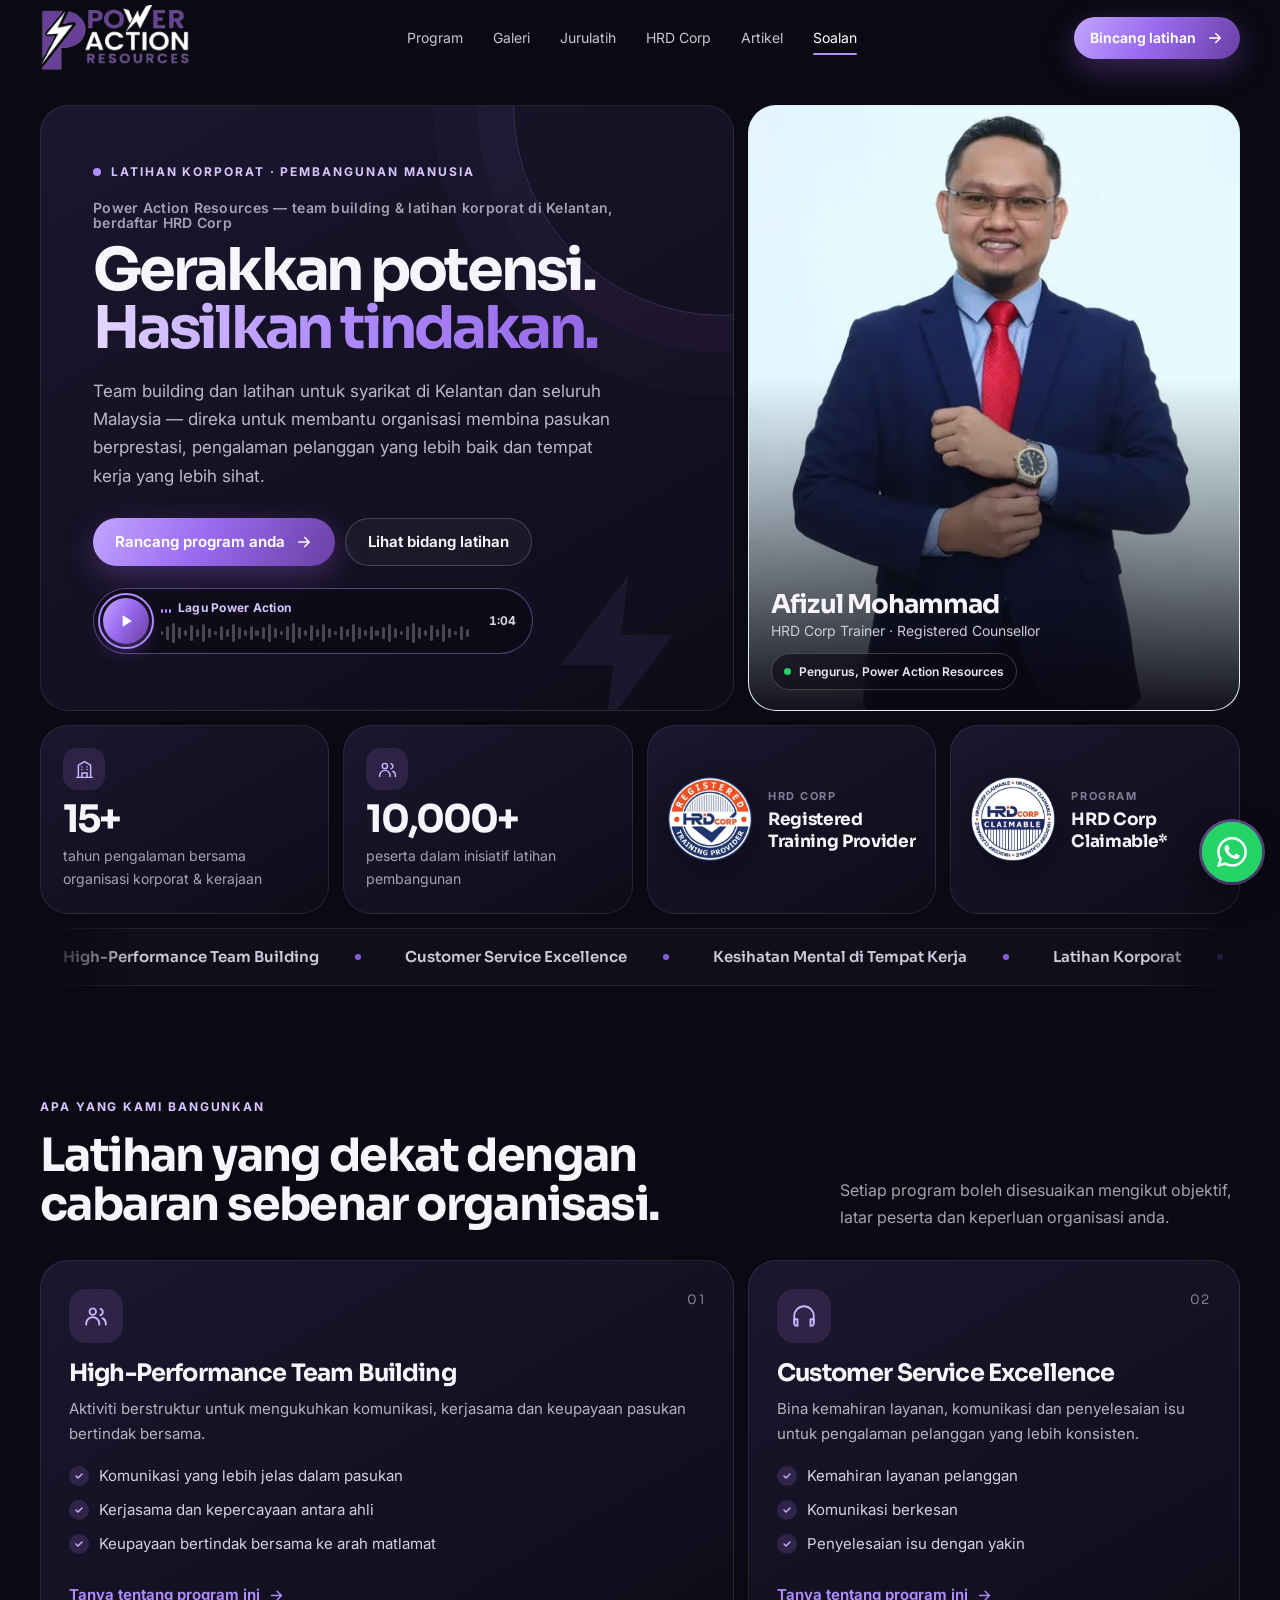
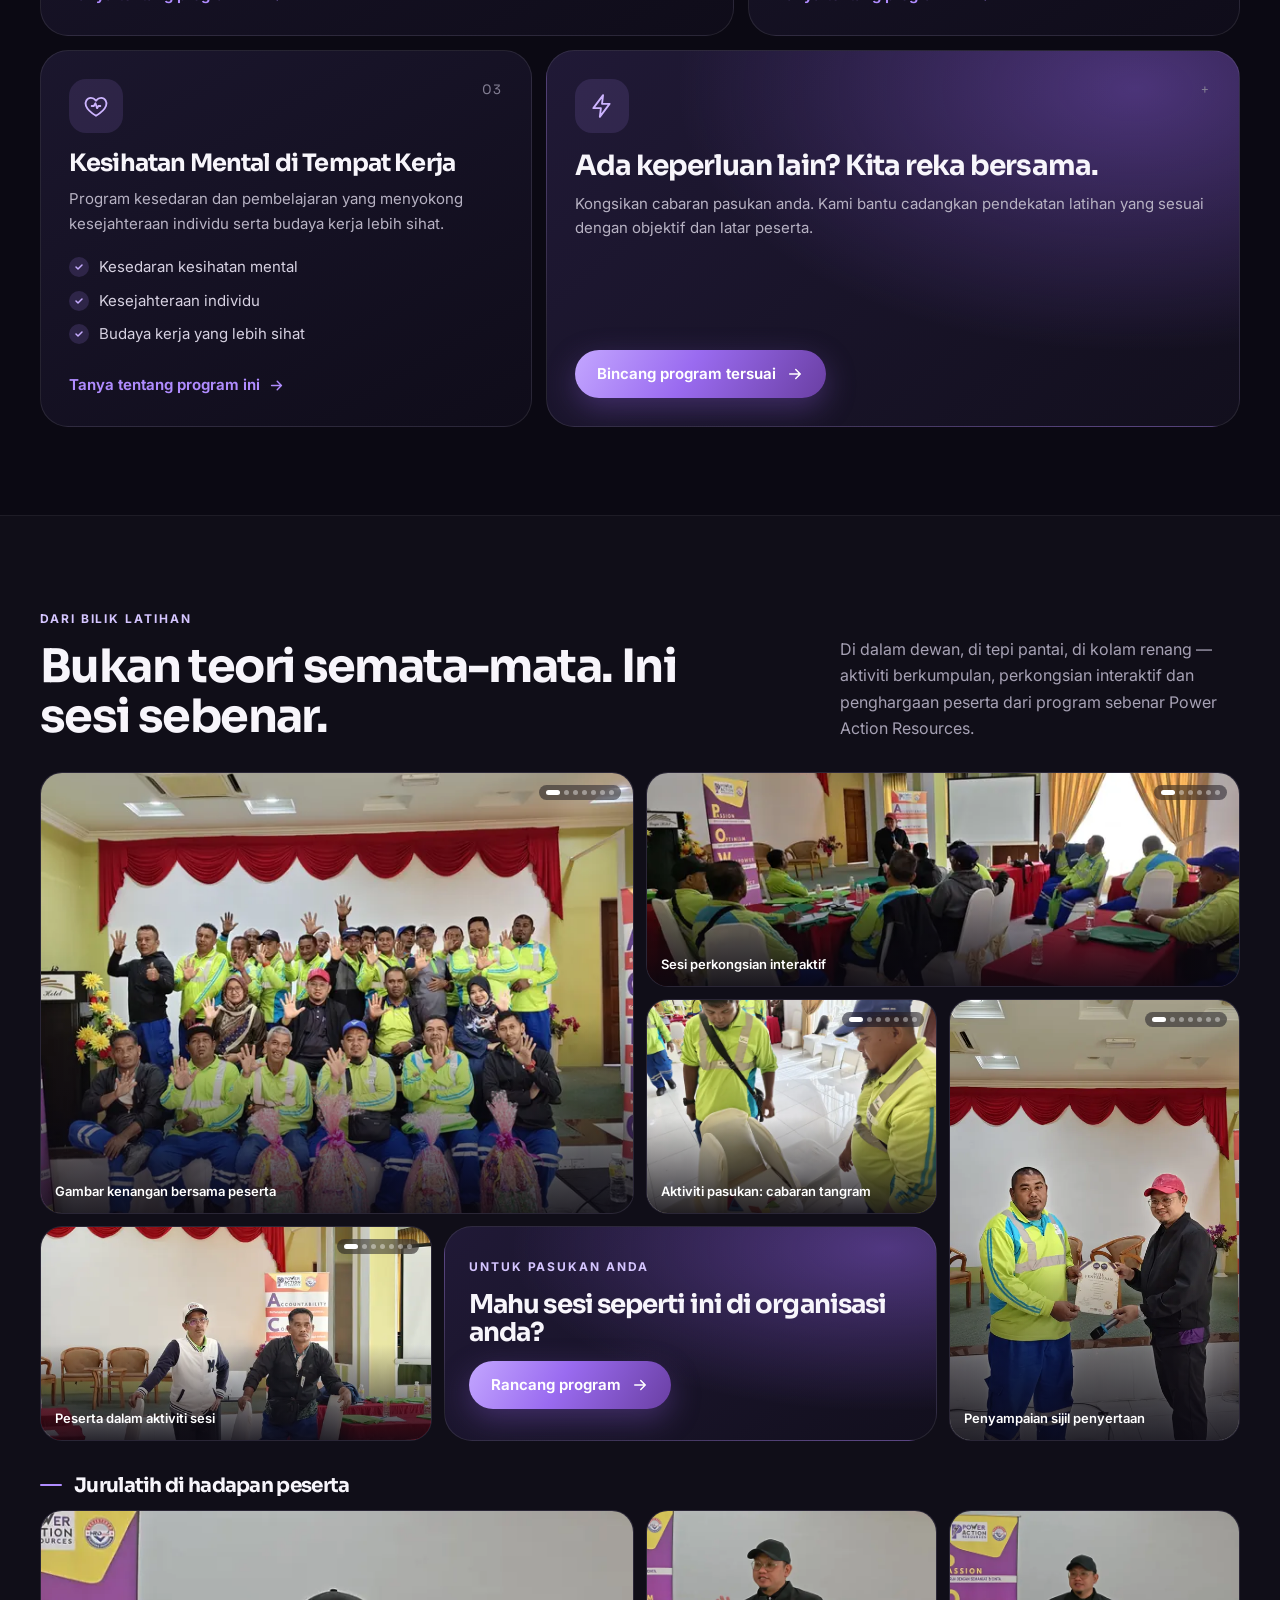
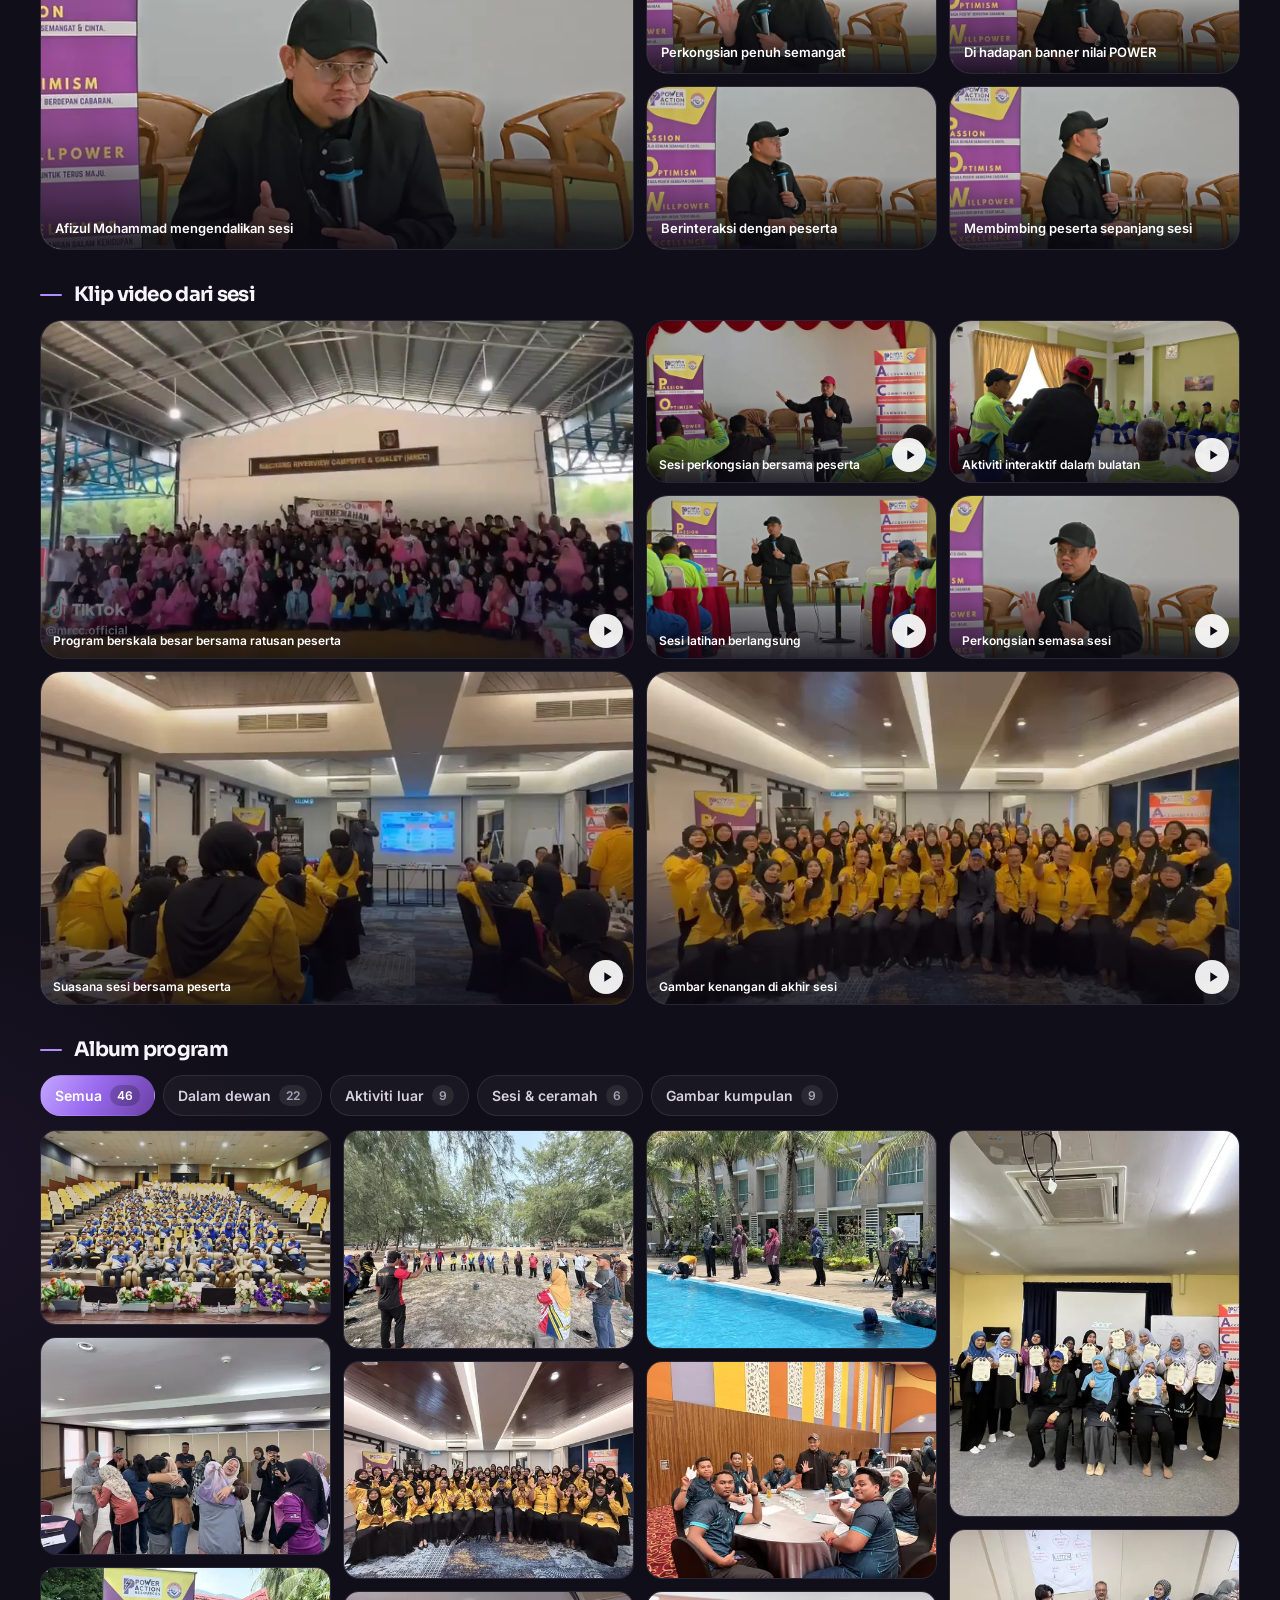
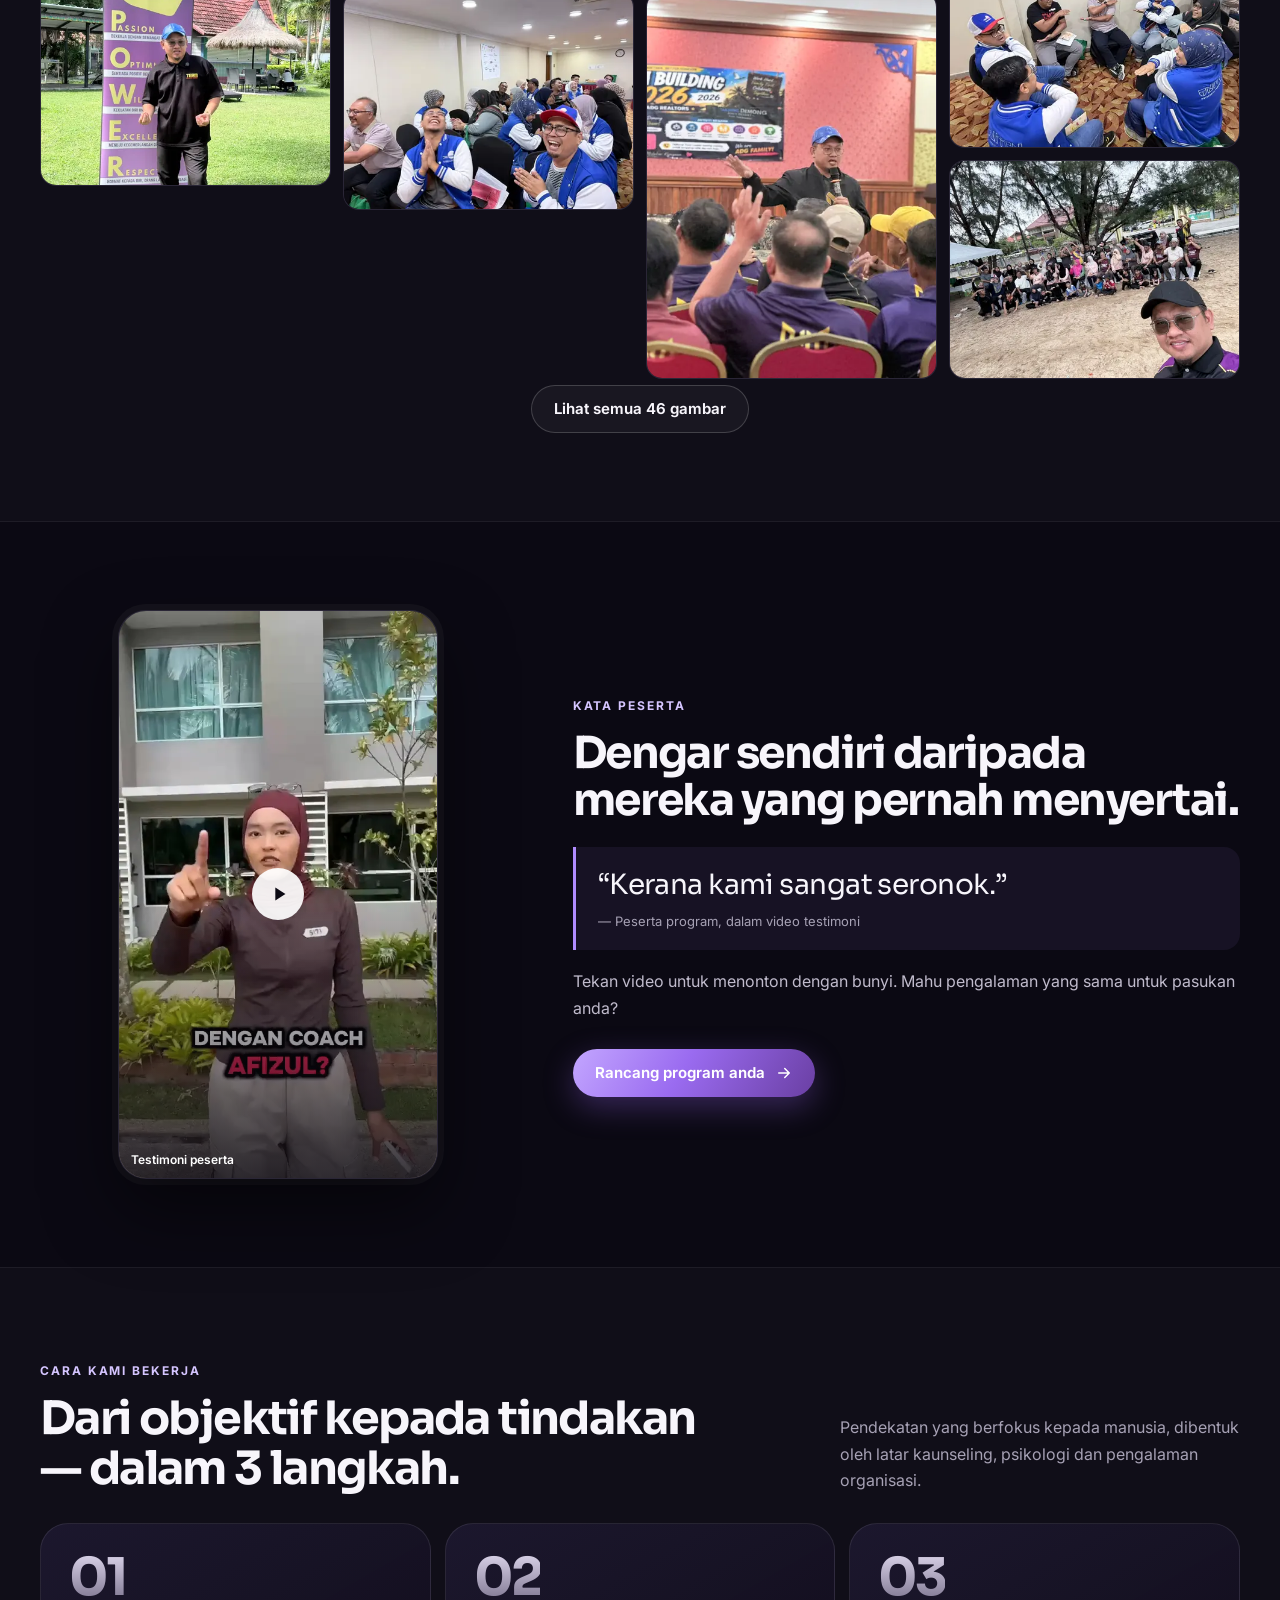
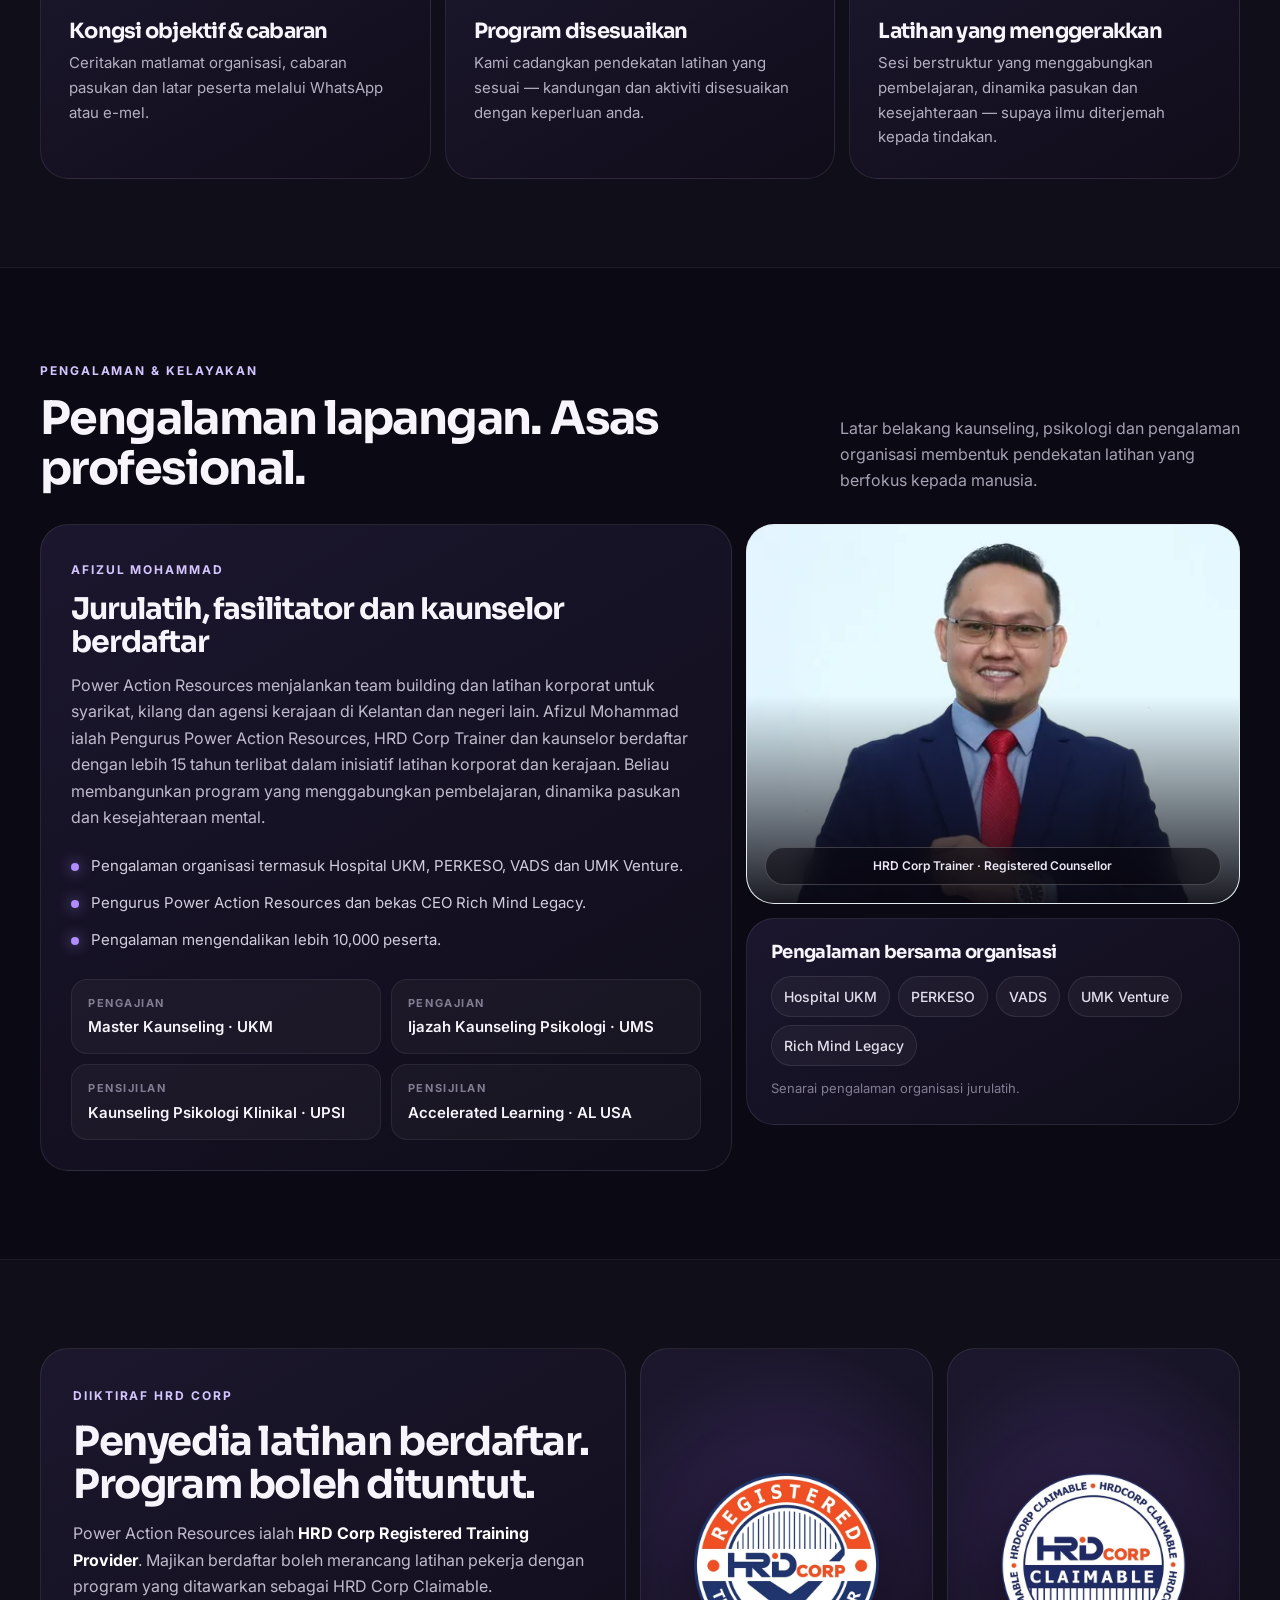
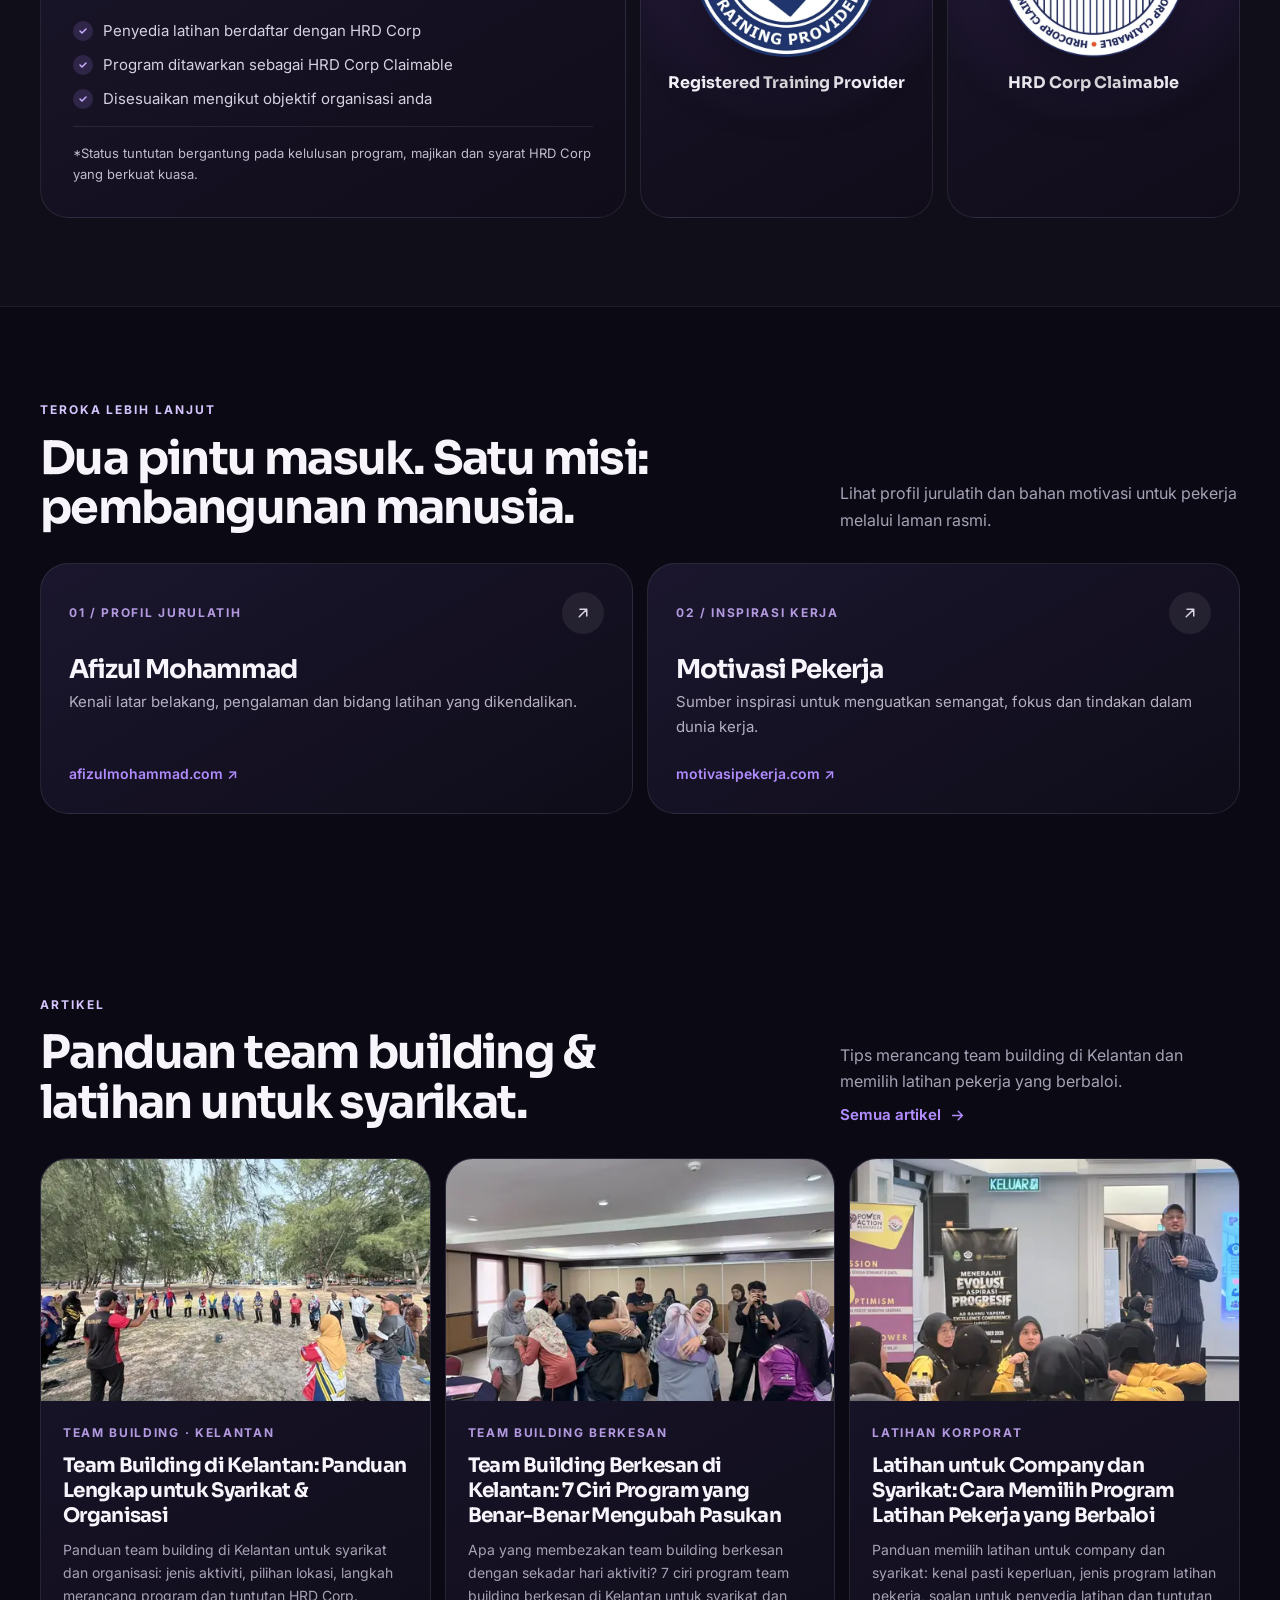
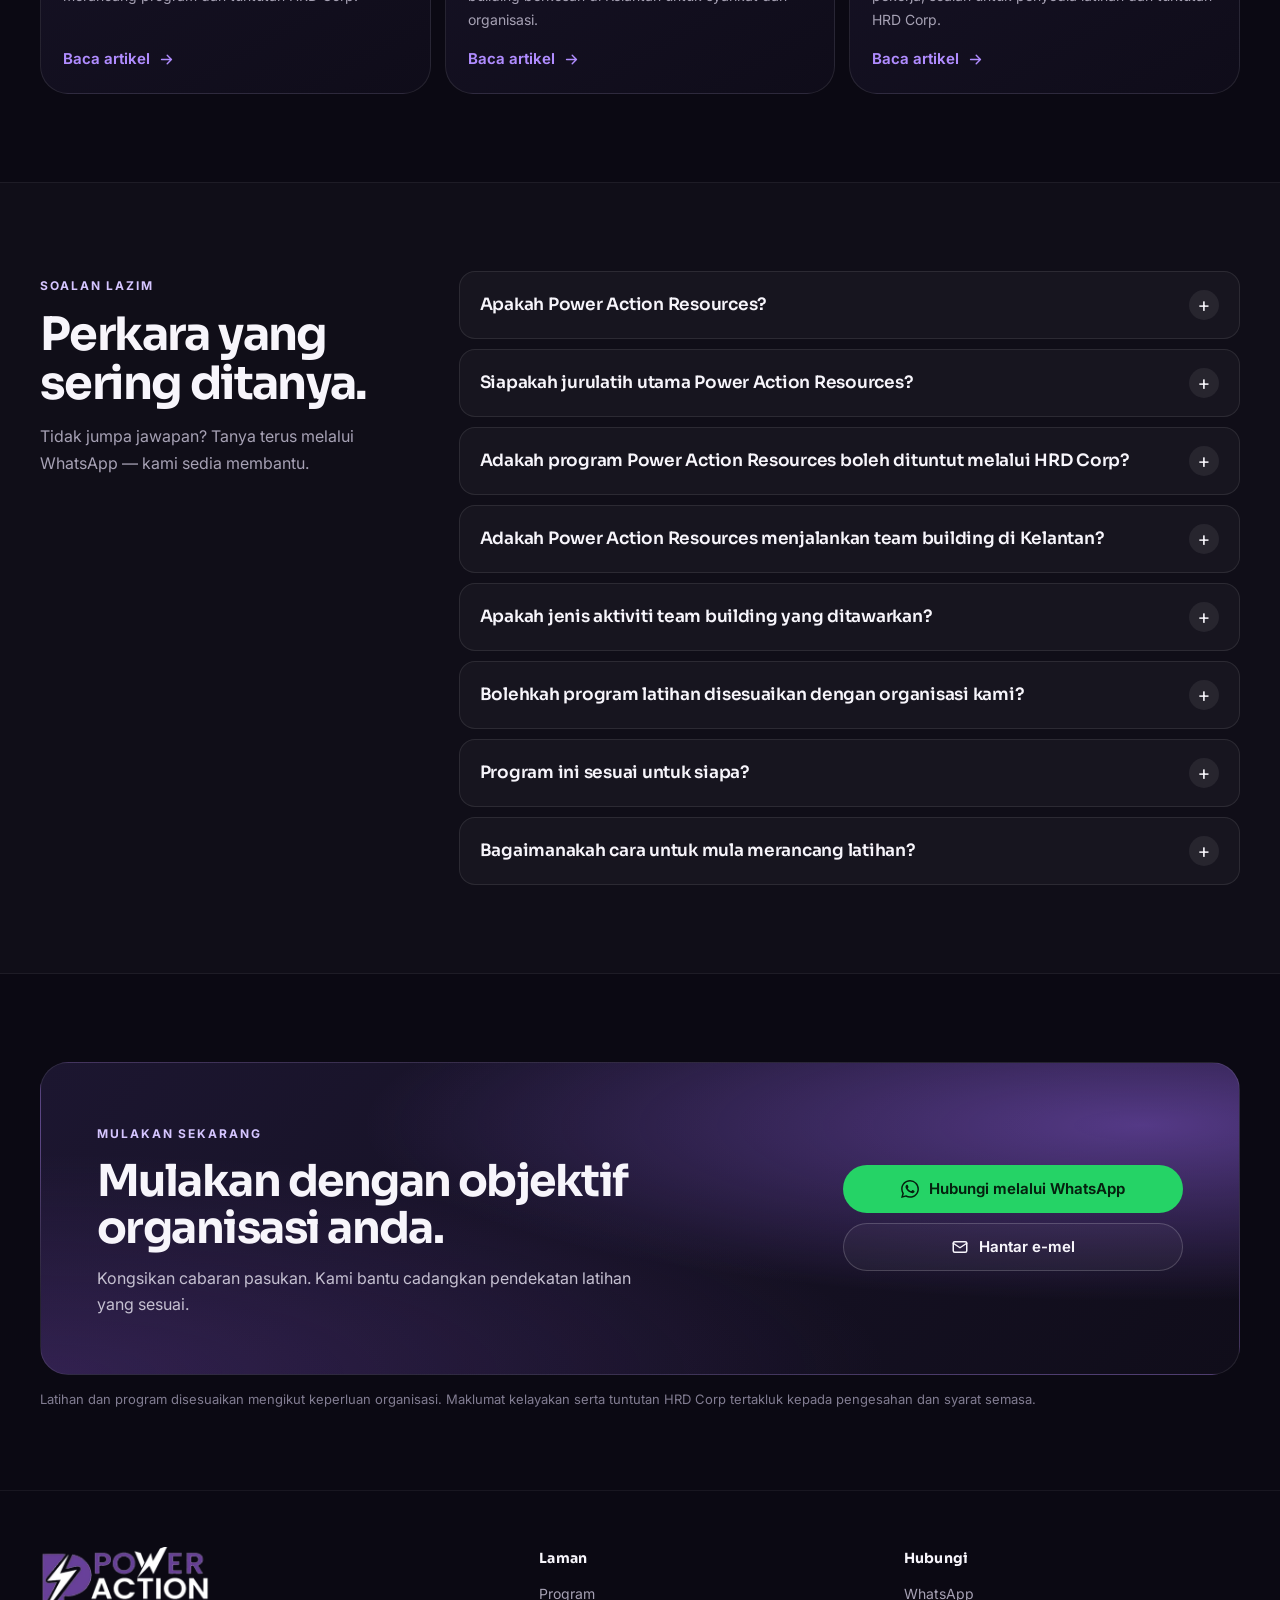
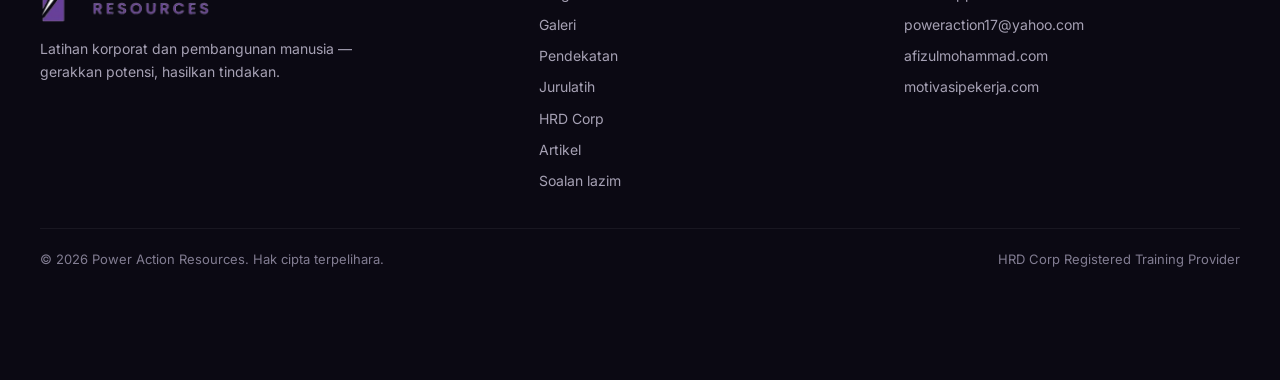
<file: index.html>
<!doctype html>
<html lang="ms">
<head>
<meta charset="utf-8">
<meta name="viewport" content="width=device-width, initial-scale=1, viewport-fit=cover">
<title>Team Building Kelantan &amp; Latihan Korporat | Power Action Resources</title>
<meta name="description" content="Team building di Kelantan &amp; latihan untuk syarikat oleh penyedia berdaftar HRD Corp. 15+ tahun, 10,000+ peserta. Program disesuaikan — WhatsApp kami.">
<meta name="theme-color" content="#0b0913">
<link rel="canonical" href="https://teambuildingbest.com/">
<link rel="alternate" hreflang="ms-MY" href="https://teambuildingbest.com/">
<link rel="alternate" hreflang="x-default" href="https://teambuildingbest.com/">
<meta property="og:type" content="website">
<meta property="og:locale" content="ms_MY">
<meta property="og:site_name" content="Power Action Resources">
<meta property="og:title" content="Team Building Kelantan &amp; Latihan Korporat — Power Action Resources">
<meta property="og:description" content="Latihan korporat berdaftar HRD Corp: team building, khidmat pelanggan dan kesihatan mental di tempat kerja.">
<meta property="og:url" content="https://teambuildingbest.com/">
<meta property="og:image" content="https://teambuildingbest.com/og-image.jpg">
<meta property="og:image:width" content="1200">
<meta property="og:image:height" content="630">
<meta property="og:image:alt" content="Logo Power Action Resources dan jurulatih Afizul Mohammad">
<meta name="twitter:card" content="summary_large_image">
<meta name="twitter:title" content="Team Building Kelantan &amp; Latihan Korporat — Power Action Resources">
<meta name="twitter:description" content="Team building, khidmat pelanggan dan kesihatan mental di tempat kerja.">
<meta name="twitter:image" content="https://teambuildingbest.com/og-image.jpg">
<meta name="geo.region" content="MY-03">
<meta name="geo.placename" content="Kelantan, Malaysia">
<link rel="icon" type="image/png" sizes="48x48" href="favicon.png">
<link rel="apple-touch-icon" href="apple-touch-icon.png">
<link rel="manifest" href="site.webmanifest">
<link rel="preconnect" href="https://fonts.googleapis.com">
<link rel="preconnect" href="https://fonts.gstatic.com" crossorigin>
<link rel="preload" as="style" href="https://fonts.googleapis.com/css2?family=Inter:wght@400;500;600;700&family=Sora:wght@500;600;700;800&display=swap" onload="this.onload=null;this.rel='stylesheet'">
<noscript><link rel="stylesheet" href="https://fonts.googleapis.com/css2?family=Inter:wght@400;500;600;700&family=Sora:wght@500;600;700;800&display=swap"></noscript>
<link rel="preload" as="image" href="assets/img/afizul-854.webp" imagesrcset="assets/img/afizul-480.webp 480w, assets/img/afizul-854.webp 854w" imagesizes="(min-width:1024px) 480px, 100vw">
<link rel="stylesheet" href="css/style.css?v=9">
<script>document.documentElement.classList.add('js')</script>
<script type="application/ld+json">
{
 "@context": "https://schema.org",
 "@graph": [
  {
   "@type": "WebSite",
   "@id": "https://teambuildingbest.com/#website",
   "url": "https://teambuildingbest.com/",
   "name": "Power Action Resources",
   "inLanguage": "ms-MY",
   "publisher": {
    "@id": "https://teambuildingbest.com/#organisasi"
   }
  },
  {
   "@type": "WebPage",
   "@id": "https://teambuildingbest.com/#webpage",
   "url": "https://teambuildingbest.com/",
   "name": "Power Action Resources — Latihan Korporat Berdaftar HRD Corp",
   "inLanguage": "ms-MY",
   "isPartOf": {
    "@id": "https://teambuildingbest.com/#website"
   },
   "about": {
    "@id": "https://teambuildingbest.com/#organisasi"
   },
   "dateModified": "2026-11-22",
   "primaryImageOfPage": {
    "@type": "ImageObject",
    "url": "https://teambuildingbest.com/og-image.jpg",
    "width": 1200,
    "height": 630
   },
   "speakable": {
    "@type": "SpeakableSpecification",
    "cssSelector": [
     "#tentang .about__lead",
     "#soalan"
    ]
   }
  },
  {
   "@type": [
    "EducationalOrganization",
    "ProfessionalService"
   ],
   "@id": "https://teambuildingbest.com/#organisasi",
   "name": "Power Action Resources",
   "url": "https://teambuildingbest.com/",
   "logo": "https://teambuildingbest.com/assets/img/logo-720.webp",
   "image": [
    "https://teambuildingbest.com/og-image.jpg",
    "https://teambuildingbest.com/assets/img/sesi-kumpulan-1280.webp",
    "https://teambuildingbest.com/assets/img/sesi-ceramah-1280.webp",
    "https://teambuildingbest.com/assets/img/sesi-aktiviti-1280.webp",
    "https://teambuildingbest.com/assets/img/sesi-sijil-1280.webp",
    "https://teambuildingbest.com/assets/img/sesi-peserta-1280.webp"
   ],
   "email": "poweraction17@yahoo.com",
   "description": "Penyedia latihan korporat berdaftar HRD Corp: High-Performance Team Building, Customer Service Excellence dan Kesihatan Mental di Tempat Kerja untuk organisasi korporat dan kerajaan.",
   "slogan": "Gerakkan potensi. Hasilkan tindakan.",
   "areaServed": [
    {
     "@type": "State",
     "name": "Kelantan",
     "containedInPlace": {
      "@type": "Country",
      "name": "Malaysia"
     }
    },
    {
     "@type": "Country",
     "name": "Malaysia"
    }
   ],
   "knowsAbout": [
    "Team building",
    "Team building Kelantan",
    "Latihan untuk syarikat",
    "Customer service excellence",
    "Kesihatan mental di tempat kerja",
    "Latihan korporat",
    "Pembangunan manusia",
    "Accelerated learning"
   ],
   "employee": {
    "@id": "https://teambuildingbest.com/#afizul"
   },
   "contactPoint": {
    "@type": "ContactPoint",
    "contactType": "customer service",
    "email": "poweraction17@yahoo.com",
    "url": "https://wa.link/lsq0qn",
    "availableLanguage": [
     "ms",
     "en"
    ]
   },
   "hasCredential": {
    "@type": "EducationalOccupationalCredential",
    "name": "HRD Corp Registered Training Provider",
    "recognizedBy": {
     "@type": "Organization",
     "name": "HRD Corp"
    }
   },
   "hasOfferCatalog": {
    "@type": "OfferCatalog",
    "name": "Program latihan",
    "itemListElement": [
     {
      "@type": "Offer",
      "itemOffered": {
       "@type": "Service",
       "name": "High-Performance Team Building",
       "description": "Aktiviti berstruktur untuk mengukuhkan komunikasi, kerjasama dan keupayaan pasukan bertindak bersama.",
       "provider": {
        "@id": "https://teambuildingbest.com/#organisasi"
       }
      }
     },
     {
      "@type": "Offer",
      "itemOffered": {
       "@type": "Service",
       "name": "Customer Service Excellence",
       "description": "Kemahiran layanan, komunikasi dan penyelesaian isu untuk pengalaman pelanggan yang lebih konsisten.",
       "provider": {
        "@id": "https://teambuildingbest.com/#organisasi"
       }
      }
     },
     {
      "@type": "Offer",
      "itemOffered": {
       "@type": "Service",
       "name": "Kesihatan Mental di Tempat Kerja",
       "description": "Program kesedaran dan pembelajaran yang menyokong kesejahteraan individu serta budaya kerja lebih sihat.",
       "provider": {
        "@id": "https://teambuildingbest.com/#organisasi"
       }
      }
     }
    ]
   },
   "potentialAction": {
    "@type": "CommunicateAction",
    "target": "https://wa.link/lsq0qn",
    "name": "Bincang latihan melalui WhatsApp"
   }
  },
  {
   "@type": "Person",
   "@id": "https://teambuildingbest.com/#afizul",
   "name": "Afizul Mohammad",
   "jobTitle": "Pengurus, Power Action Resources",
   "worksFor": {
    "@id": "https://teambuildingbest.com/#organisasi"
   },
   "url": "https://afizulmohammad.com",
   "sameAs": [
    "https://afizulmohammad.com"
   ],
   "image": "https://teambuildingbest.com/assets/img/afizul-854.jpg",
   "description": "HRD Corp Trainer dan kaunselor berdaftar dengan lebih 15 tahun pengalaman latihan korporat dan kerajaan.",
   "alumniOf": [
    {
     "@type": "CollegeOrUniversity",
     "name": "Universiti Kebangsaan Malaysia"
    },
    {
     "@type": "CollegeOrUniversity",
     "name": "Universiti Malaysia Sabah"
    }
   ],
   "hasCredential": [
    {
     "@type": "EducationalOccupationalCredential",
     "name": "Master Kaunseling (UKM)"
    },
    {
     "@type": "EducationalOccupationalCredential",
     "name": "Ijazah Kaunseling Psikologi (UMS)"
    },
    {
     "@type": "EducationalOccupationalCredential",
     "name": "Pensijilan Kaunseling Psikologi Klinikal (UPSI)"
    },
    {
     "@type": "EducationalOccupationalCredential",
     "name": "Pensijilan Accelerated Learning (AL USA)"
    }
   ],
   "knowsAbout": [
    "Kaunseling",
    "Psikologi",
    "Fasilitasi",
    "Team building",
    "Kesihatan mental"
   ]
  },
  {
   "@type": "VideoObject",
   "@id": "https://teambuildingbest.com/#video-1",
   "name": "Sesi latihan Power Action Resources (Sesi perkongsian bersama peserta)",
   "description": "Klip sebenar daripada sesi latihan Power Action Resources: sesi perkongsian bersama peserta.",
   "thumbnailUrl": "https://teambuildingbest.com/assets/video/sesi-1.webp",
   "contentUrl": "https://teambuildingbest.com/assets/video/sesi-1.mp4",
   "uploadDate": "2026-11-22",
   "duration": "PT6S",
   "publisher": {
    "@id": "https://teambuildingbest.com/#organisasi"
   }
  },
  {
   "@type": "VideoObject",
   "@id": "https://teambuildingbest.com/#video-2",
   "name": "Sesi latihan Power Action Resources (Aktiviti interaktif dalam bulatan)",
   "description": "Klip sebenar daripada sesi latihan Power Action Resources: aktiviti interaktif dalam bulatan.",
   "thumbnailUrl": "https://teambuildingbest.com/assets/video/sesi-2.webp",
   "contentUrl": "https://teambuildingbest.com/assets/video/sesi-2.mp4",
   "uploadDate": "2026-11-22",
   "duration": "PT3S",
   "publisher": {
    "@id": "https://teambuildingbest.com/#organisasi"
   }
  },
  {
   "@type": "VideoObject",
   "@id": "https://teambuildingbest.com/#video-3",
   "name": "Sesi latihan Power Action Resources (Sesi latihan berlangsung)",
   "description": "Klip sebenar daripada sesi latihan Power Action Resources: sesi latihan berlangsung.",
   "thumbnailUrl": "https://teambuildingbest.com/assets/video/sesi-3.webp",
   "contentUrl": "https://teambuildingbest.com/assets/video/sesi-3.mp4",
   "uploadDate": "2026-11-22",
   "duration": "PT11S",
   "publisher": {
    "@id": "https://teambuildingbest.com/#organisasi"
   }
  },
  {
   "@type": "VideoObject",
   "@id": "https://teambuildingbest.com/#video-4",
   "name": "Sesi latihan Power Action Resources (Perkongsian semasa sesi)",
   "description": "Klip sebenar daripada sesi latihan Power Action Resources: perkongsian semasa sesi.",
   "thumbnailUrl": "https://teambuildingbest.com/assets/video/sesi-4.webp",
   "contentUrl": "https://teambuildingbest.com/assets/video/sesi-4.mp4",
   "uploadDate": "2026-11-22",
   "duration": "PT8S",
   "publisher": {
    "@id": "https://teambuildingbest.com/#organisasi"
   }
  },
  {
   "@type": "VideoObject",
   "@id": "https://teambuildingbest.com/#video-5",
   "name": "Sesi latihan Power Action Resources (Program berskala besar bersama ratusan peserta)",
   "description": "Klip sebenar daripada sesi latihan Power Action Resources: program berskala besar bersama ratusan peserta.",
   "thumbnailUrl": "https://teambuildingbest.com/assets/video/sesi-5.webp",
   "contentUrl": "https://teambuildingbest.com/assets/video/sesi-5.mp4",
   "uploadDate": "2026-11-22",
   "duration": "PT30S",
   "publisher": {
    "@id": "https://teambuildingbest.com/#organisasi"
   }
  },
  {
   "@type": "VideoObject",
   "@id": "https://teambuildingbest.com/#video-6",
   "name": "Sesi latihan Power Action Resources (Testimoni peserta)",
   "description": "Klip sebenar daripada sesi latihan Power Action Resources: testimoni peserta.",
   "thumbnailUrl": "https://teambuildingbest.com/assets/video/sesi-6.webp",
   "contentUrl": "https://teambuildingbest.com/assets/video/sesi-6.mp4",
   "uploadDate": "2026-11-22",
   "duration": "PT33S",
   "publisher": {
    "@id": "https://teambuildingbest.com/#organisasi"
   }
  },
  {
   "@type": "VideoObject",
   "@id": "https://teambuildingbest.com/#video-7",
   "name": "Sesi latihan Power Action Resources (Suasana sesi bersama peserta)",
   "description": "Klip sebenar daripada sesi latihan Power Action Resources: suasana sesi bersama peserta.",
   "thumbnailUrl": "https://teambuildingbest.com/assets/video/sesi-7.webp",
   "contentUrl": "https://teambuildingbest.com/assets/video/sesi-7.mp4",
   "uploadDate": "2026-11-22",
   "duration": "PT11S",
   "publisher": {
    "@id": "https://teambuildingbest.com/#organisasi"
   }
  },
  {
   "@type": "VideoObject",
   "@id": "https://teambuildingbest.com/#video-8",
   "name": "Sesi latihan Power Action Resources (Gambar kenangan di akhir sesi)",
   "description": "Klip sebenar daripada sesi latihan Power Action Resources: gambar kenangan di akhir sesi.",
   "thumbnailUrl": "https://teambuildingbest.com/assets/video/sesi-8.webp",
   "contentUrl": "https://teambuildingbest.com/assets/video/sesi-8.mp4",
   "uploadDate": "2026-11-22",
   "duration": "PT5S",
   "publisher": {
    "@id": "https://teambuildingbest.com/#organisasi"
   }
  },
  {
   "@type": "FAQPage",
   "@id": "https://teambuildingbest.com/#soalan",
   "mainEntity": [
    {
     "@type": "Question",
     "name": "Apakah Power Action Resources?",
     "acceptedAnswer": {
      "@type": "Answer",
      "text": "Power Action Resources ialah penyedia latihan korporat berdaftar HRD Corp (Registered Training Provider) yang menawarkan program High-Performance Team Building, Customer Service Excellence dan Kesihatan Mental di Tempat Kerja untuk organisasi korporat dan kerajaan."
     }
    },
    {
     "@type": "Question",
     "name": "Siapakah jurulatih utama Power Action Resources?",
     "acceptedAnswer": {
      "@type": "Answer",
      "text": "Afizul Mohammad, Pengurus Power Action Resources. Beliau ialah HRD Corp Trainer dan kaunselor berdaftar dengan lebih 15 tahun pengalaman latihan, memegang Master Kaunseling (UKM) dan Ijazah Kaunseling Psikologi (UMS), serta telah mengendalikan lebih 10,000 peserta."
     }
    },
    {
     "@type": "Question",
     "name": "Adakah program Power Action Resources boleh dituntut melalui HRD Corp?",
     "acceptedAnswer": {
      "@type": "Answer",
      "text": "Power Action Resources ialah Registered Training Provider HRD Corp dan program ditawarkan sebagai HRD Corp Claimable. Status tuntutan bergantung pada kelulusan program, majikan dan syarat HRD Corp yang berkuat kuasa, jadi sila sahkan kelayakan semasa perbincangan."
     }
    },
    {
     "@type": "Question",
     "name": "Adakah Power Action Resources menjalankan team building di Kelantan?",
     "acceptedAnswer": {
      "@type": "Answer",
      "text": "Ya. Power Action Resources menjalankan team building dan latihan korporat untuk syarikat dan organisasi di Kelantan — termasuk di hotel di Kota Bharu, tapak perkhemahan di Machang, resort, kawasan pantai dan premis syarikat sendiri — serta di negeri lain mengikut keperluan."
     }
    },
    {
     "@type": "Question",
     "name": "Apakah jenis aktiviti team building yang ditawarkan?",
     "acceptedAnswer": {
      "@type": "Answer",
      "text": "Gabungan aktiviti dalam dewan (cabaran berkumpulan, aktiviti mendengar aktif, melukis berkumpulan), aktiviti luar di taman atau pantai, dan cabaran air jika lokasi mempunyai kolam. Setiap aktiviti diikuti sesi refleksi supaya pengajaran dibawa ke tempat kerja."
     }
    },
    {
     "@type": "Question",
     "name": "Bolehkah program latihan disesuaikan dengan organisasi kami?",
     "acceptedAnswer": {
      "@type": "Answer",
      "text": "Ya. Setiap program boleh disesuaikan mengikut objektif organisasi, latar belakang peserta dan keperluan pasukan anda."
     }
    },
    {
     "@type": "Question",
     "name": "Program ini sesuai untuk siapa?",
     "acceptedAnswer": {
      "@type": "Answer",
      "text": "Program sesuai untuk organisasi korporat dan agensi kerajaan yang mahu membina pasukan berprestasi tinggi, meningkatkan pengalaman pelanggan dan mewujudkan tempat kerja yang lebih sihat dari segi mental."
     }
    },
    {
     "@type": "Question",
     "name": "Bagaimanakah cara untuk mula merancang latihan?",
     "acceptedAnswer": {
      "@type": "Answer",
      "text": "Hubungi Power Action Resources melalui WhatsApp (wa.link/lsq0qn) atau e-mel poweraction17@yahoo.com. Kongsikan objektif dan cabaran pasukan anda, dan kami akan mencadangkan pendekatan latihan yang sesuai."
     }
    }
   ]
  }
 ]
}
</script>
</head>
<body>
<a class="skip" href="#utama">Langkau ke kandungan</a>

<header class="nav">
  <div class="wrap nav__in">
    <a class="nav__logo" href="#atas" aria-label="Power Action Resources — laman utama">
      <img src="assets/img/logo-dark-360.webp" srcset="assets/img/logo-dark-360.webp 360w, assets/img/logo-dark-720.webp 720w" sizes="150px" width="360" height="160" alt="Power Action Resources">
    </a>
    <nav aria-label="Navigasi utama">
      <ul class="nav__links">
        <li><a href="#program">Program</a></li>
        <li><a href="#galeri">Galeri</a></li>
        <li><a href="#jurulatih">Jurulatih</a></li>
        <li><a href="#hrdcorp">HRD Corp</a></li>
        <li><a href="#artikel">Artikel</a></li>
        <li><a href="#soalan">Soalan</a></li>
      </ul>
    </nav>
    <div class="nav__right">
      <a class="btn btn--brand btn--sm" href="https://wa.link/lsq0qn" target="_blank" rel="noopener" data-wa>Bincang latihan <svg viewBox="0 0 24 24" fill="none" stroke="currentColor" stroke-width="2" stroke-linecap="round" stroke-linejoin="round" aria-hidden="true"><path d="M5 12h14M13 6l6 6-6 6"/></svg></a>
      <button class="nav__toggle" type="button" aria-expanded="false" aria-controls="menu" aria-label="Buka menu"><svg viewBox="0 0 24 24" fill="none" stroke="currentColor" stroke-width="2" stroke-linecap="round" aria-hidden="true"><path d="M4 7h16M4 12h16M4 17h16"/></svg></button>
    </div>
  </div>
</header>
<div class="menu" id="menu" hidden>
  <a href="#program">Program</a>
  <a href="#galeri">Galeri</a>
  <a href="#pendekatan">Pendekatan</a>
  <a href="#jurulatih">Jurulatih</a>
  <a href="#hrdcorp">HRD Corp</a>
  <a href="#artikel">Artikel</a>
  <a href="#soalan">Soalan lazim</a>
  <a class="btn btn--wa" href="https://wa.link/lsq0qn" target="_blank" rel="noopener" data-wa><svg viewBox="0 0 24 24" fill="currentColor" aria-hidden="true"><path d="M17.47 14.38c-.3-.15-1.76-.87-2.03-.97-.27-.1-.47-.15-.67.15-.2.3-.77.97-.94 1.16-.17.2-.35.22-.64.08-.3-.15-1.26-.46-2.39-1.48-.88-.79-1.48-1.76-1.65-2.06-.17-.3-.02-.46.13-.6.13-.14.3-.35.45-.52.15-.18.2-.3.3-.5.1-.2.05-.37-.03-.52-.07-.15-.67-1.61-.92-2.2-.24-.58-.49-.5-.67-.51h-.57c-.2 0-.52.07-.79.37-.27.3-1.04 1.02-1.04 2.48s1.07 2.88 1.21 3.07c.15.2 2.1 3.2 5.08 4.49.71.31 1.26.49 1.69.63.71.23 1.36.2 1.87.12.57-.09 1.76-.72 2-1.41.25-.7.25-1.29.18-1.42-.08-.12-.27-.2-.57-.35zM12.05 21.8h-.01a9.87 9.87 0 0 1-5.03-1.38l-.36-.21-3.74.98 1-3.65-.24-.37a9.86 9.86 0 0 1-1.51-5.26c0-5.45 4.44-9.88 9.89-9.88 2.64 0 5.12 1.03 6.99 2.9a9.83 9.83 0 0 1 2.89 7c0 5.45-4.44 9.88-9.88 9.88zm8.41-18.3A11.82 11.82 0 0 0 12.05 0C5.5 0 .16 5.34.16 11.89c0 2.1.55 4.14 1.59 5.95L.06 24l6.3-1.65a11.88 11.88 0 0 0 5.68 1.45h.01c6.55 0 11.89-5.34 11.89-11.89 0-3.18-1.24-6.16-3.48-8.41z"/></svg> WhatsApp kami</a>
</div>

<main id="utama">
<span id="atas"></span>

<!-- ================= HERO ================= -->
<section class="hero" aria-labelledby="h1">
  <div class="wrap bento">
    <article class="tile hero__copy reveal">
      <svg class="hero__bolt" viewBox="0 0 24 24" fill="currentColor" aria-hidden="true"><path d="M13 2 4 14h7l-1 8 9-12h-7l1-8Z"/></svg>
      <span class="eyebrow"><i class="pulse"></i>Latihan korporat · Pembangunan manusia</span>
      <h1 id="h1">
        <span class="h1-kicker">Power Action Resources — team building &amp; latihan korporat di Kelantan, berdaftar HRD Corp</span>
        <span class="line">Gerakkan potensi.</span>
        <span class="line grad">Hasilkan tindakan.</span>
      </h1>
      <p class="hero__lead">Team building dan latihan untuk syarikat di Kelantan dan seluruh Malaysia — direka untuk membantu organisasi membina pasukan berprestasi, pengalaman pelanggan yang lebih baik dan tempat kerja yang lebih sihat.</p>
      <div class="hero__cta">
        <a class="btn btn--brand" href="https://wa.link/lsq0qn" target="_blank" rel="noopener" data-wa>Rancang program anda <svg viewBox="0 0 24 24" fill="none" stroke="currentColor" stroke-width="2" stroke-linecap="round" stroke-linejoin="round" aria-hidden="true"><path d="M5 12h14M13 6l6 6-6 6"/></svg></a>
        <a class="btn btn--ghost" href="#program">Lihat bidang latihan</a>
      </div>
      <!-- Voice note / lagu (gaya WhatsApp) — kekal tersembunyi jika audio gagal dimuat -->
      <div class="vn" id="vn" hidden>
        <button class="vn__play" id="vnPlay" type="button" aria-label="Main lagu">
          <svg class="vn__ico vn__ico--play" viewBox="0 0 24 24" fill="currentColor" aria-hidden="true"><path d="M8 5v14l11-7z"/></svg>
          <svg class="vn__ico vn__ico--pause" viewBox="0 0 24 24" fill="currentColor" aria-hidden="true"><path d="M7 5h4v14H7zM13 5h4v14h-4z"/></svg>
        </button>
        <div class="vn__body">
          <span class="vn__label"><span class="vn__eq" aria-hidden="true"><i></i><i></i><i></i></span>Lagu Power Action</span>
          <div class="vn__track" id="vnTrack" role="slider" tabindex="0" aria-label="Kedudukan lagu" aria-valuemin="0" aria-valuemax="100" aria-valuenow="0">
            <div class="vn__wave" aria-hidden="true"></div>
            <div class="vn__fill" aria-hidden="true"></div>
          </div>
        </div>
        <span class="vn__time" id="vnTime">1:04</span>
        <audio id="vnAudio" preload="metadata" data-duration="64">
          <source src="assets/audio/lagu.ogg" type="audio/ogg; codecs=opus">
          <source src="assets/audio/lagu.m4a" type="audio/mp4">
        </audio>
      </div>
    </article>

    <figure class="tile hero__photo reveal" style="--d:.1s;margin:0">
      <img src="assets/img/afizul-854.webp" srcset="assets/img/afizul-480.webp 480w, assets/img/afizul-854.webp 854w" sizes="(min-width:1024px) 480px, 100vw" width="854" height="1280" alt="Afizul Mohammad, jurulatih HRD Corp dan kaunselor berdaftar, berpakaian sut biru" fetchpriority="high">
      <figcaption class="hero__name">
        <div><h2>Afizul Mohammad</h2><p>HRD Corp Trainer · Registered Counsellor</p></div>
        <span class="chip"><i></i>Pengurus, Power Action Resources</span>
      </figcaption>
    </figure>

    <div class="stats4">
      <article class="tile stat reveal" style="--d:.05s">
        <div class="stat__ic"><svg viewBox="0 0 24 24" fill="none" stroke="currentColor" stroke-width="1.7" stroke-linecap="round" stroke-linejoin="round" aria-hidden="true"><path d="M3 21h18M5 21V7l7-4 7 4v14M9 21v-5h6v5M9 9h.01M15 9h.01M9 12h.01M15 12h.01"/></svg></div>
        <div><strong>15+</strong><span>tahun pengalaman bersama organisasi korporat &amp; kerajaan</span></div>
      </article>
      <article class="tile stat reveal" style="--d:.1s">
        <div class="stat__ic"><svg viewBox="0 0 24 24" fill="none" stroke="currentColor" stroke-width="1.7" stroke-linecap="round" stroke-linejoin="round" aria-hidden="true"><circle cx="9" cy="8" r="3"/><path d="M3 20v-1a6 6 0 0 1 12 0v1M16 5.5a3 3 0 0 1 0 5.8M18 14a5 5 0 0 1 3 4.6V20"/></svg></div>
        <div><strong>10,000+</strong><span>peserta dalam inisiatif latihan pembangunan</span></div>
      </article>
      <a class="tile badge-tile tile--hover reveal" style="--d:.15s" href="#hrdcorp">
        <img src="assets/img/hrd-registered-240.webp" width="240" height="240" alt="Lencana HRD Corp Registered Training Provider" loading="lazy">
        <div><small>HRD Corp</small><b>Registered Training Provider</b></div>
      </a>
      <a class="tile badge-tile tile--hover reveal" style="--d:.2s" href="#hrdcorp">
        <img src="assets/img/hrd-claimable-240.webp" width="240" height="240" alt="Lencana HRD Corp Claimable" loading="lazy">
        <div><small>Program</small><b>HRD Corp Claimable*</b></div>
      </a>
    </div>
  </div>

  <div class="wrap">
    <div class="marquee" aria-label="Bidang latihan">
      <ul class="marquee__track">
        <li>High-Performance Team Building</li>
        <li>Customer Service Excellence</li>
        <li>Kesihatan Mental di Tempat Kerja</li>
        <li>Latihan Korporat</li>
        <li>Program Agensi Kerajaan</li>
        <li>Fasilitasi Pasukan</li>
        <li>Accelerated Learning</li>
        <li>Pembangunan Manusia</li>
      </ul>
    </div>
  </div>
</section>

<!-- ================= PROGRAM ================= -->
<section class="section" id="program" aria-labelledby="program-h">
  <div class="wrap">
    <div class="head reveal">
      <div><span class="eyebrow">Apa yang kami bangunkan</span><h2 id="program-h">Latihan yang dekat dengan cabaran sebenar organisasi.</h2></div>
      <p>Setiap program boleh disesuaikan mengikut objektif, latar peserta dan keperluan organisasi anda.</p>
    </div>
    <div class="programs">
      <article class="tile tile--hover prog reveal">
        <div class="prog__top"><div class="prog__ic"><svg viewBox="0 0 24 24" fill="none" stroke="currentColor" stroke-width="1.7" stroke-linecap="round" stroke-linejoin="round" aria-hidden="true"><circle cx="9" cy="8" r="3"/><path d="M3 20v-1a6 6 0 0 1 12 0v1M16 5.5a3 3 0 0 1 0 5.8M18 14a5 5 0 0 1 3 4.6V20"/></svg></div><span class="prog__no">01</span></div>
        <div><h3>High-Performance Team Building</h3><p style="margin-top:10px">Aktiviti berstruktur untuk mengukuhkan komunikasi, kerjasama dan keupayaan pasukan bertindak bersama.</p></div>
        <ul class="ticks"><li>Komunikasi yang lebih jelas dalam pasukan</li><li>Kerjasama dan kepercayaan antara ahli</li><li>Keupayaan bertindak bersama ke arah matlamat</li></ul>
        <div class="prog__foot"><a class="link-arrow" href="https://wa.link/lsq0qn" target="_blank" rel="noopener" data-wa>Tanya tentang program ini <svg viewBox="0 0 24 24" fill="none" stroke="currentColor" stroke-width="2" stroke-linecap="round" stroke-linejoin="round" aria-hidden="true"><path d="M5 12h14M13 6l6 6-6 6"/></svg></a></div>
      </article>
      <article class="tile tile--hover prog reveal" style="--d:.08s">
        <div class="prog__top"><div class="prog__ic"><svg viewBox="0 0 24 24" fill="none" stroke="currentColor" stroke-width="1.7" stroke-linecap="round" stroke-linejoin="round" aria-hidden="true"><path d="M3 18v-6a9 9 0 0 1 18 0v6"/><path d="M21 19a2 2 0 0 1-2 2h-1v-6h3zM3 19a2 2 0 0 0 2 2h1v-6H3z"/></svg></div><span class="prog__no">02</span></div>
        <div><h3>Customer Service Excellence</h3><p style="margin-top:10px">Bina kemahiran layanan, komunikasi dan penyelesaian isu untuk pengalaman pelanggan yang lebih konsisten.</p></div>
        <ul class="ticks"><li>Kemahiran layanan pelanggan</li><li>Komunikasi berkesan</li><li>Penyelesaian isu dengan yakin</li></ul>
        <div class="prog__foot"><a class="link-arrow" href="https://wa.link/lsq0qn" target="_blank" rel="noopener" data-wa>Tanya tentang program ini <svg viewBox="0 0 24 24" fill="none" stroke="currentColor" stroke-width="2" stroke-linecap="round" stroke-linejoin="round" aria-hidden="true"><path d="M5 12h14M13 6l6 6-6 6"/></svg></a></div>
      </article>
      <article class="tile tile--hover prog reveal">
        <div class="prog__top"><div class="prog__ic"><svg viewBox="0 0 24 24" fill="none" stroke="currentColor" stroke-width="1.7" stroke-linecap="round" stroke-linejoin="round" aria-hidden="true"><path d="M12 21s-7.5-4.4-9.3-9.2C1.4 8.3 3.6 4.5 7.3 4.5c2 0 3.4 1 4.7 2.6 1.3-1.6 2.7-2.6 4.7-2.6 3.7 0 5.9 3.8 4.6 7.3C19.5 16.6 12 21 12 21Z"/><path d="M8 12h2l1.5-2.5L13 14l1.2-2H16"/></svg></div><span class="prog__no">03</span></div>
        <div><h3>Kesihatan Mental di Tempat Kerja</h3><p style="margin-top:10px">Program kesedaran dan pembelajaran yang menyokong kesejahteraan individu serta budaya kerja lebih sihat.</p></div>
        <ul class="ticks"><li>Kesedaran kesihatan mental</li><li>Kesejahteraan individu</li><li>Budaya kerja yang lebih sihat</li></ul>
        <div class="prog__foot"><a class="link-arrow" href="https://wa.link/lsq0qn" target="_blank" rel="noopener" data-wa>Tanya tentang program ini <svg viewBox="0 0 24 24" fill="none" stroke="currentColor" stroke-width="2" stroke-linecap="round" stroke-linejoin="round" aria-hidden="true"><path d="M5 12h14M13 6l6 6-6 6"/></svg></a></div>
      </article>
      <article class="tile prog prog--custom reveal" style="--d:.08s">
        <div class="prog__top"><div class="prog__ic"><svg viewBox="0 0 24 24" fill="none" stroke="currentColor" stroke-width="1.7" stroke-linecap="round" stroke-linejoin="round" aria-hidden="true"><path d="M13 2 4 14h7l-1 8 9-12h-7l1-8Z"/></svg></div><span class="prog__no">+</span></div>
        <div><h3>Ada keperluan lain? Kita reka bersama.</h3><p style="margin-top:10px">Kongsikan cabaran pasukan anda. Kami bantu cadangkan pendekatan latihan yang sesuai dengan objektif dan latar peserta.</p></div>
        <div class="prog__foot"><a class="btn btn--brand" href="https://wa.link/lsq0qn" target="_blank" rel="noopener" data-wa>Bincang program tersuai <svg viewBox="0 0 24 24" fill="none" stroke="currentColor" stroke-width="2" stroke-linecap="round" stroke-linejoin="round" aria-hidden="true"><path d="M5 12h14M13 6l6 6-6 6"/></svg></a></div>
      </article>
    </div>
  </div>
</section>

<!-- ================= GALERI ================= -->
<section class="section section--band" id="galeri" aria-labelledby="galeri-h">
  <div class="wrap">
    <div class="head reveal">
      <div><span class="eyebrow">Dari bilik latihan</span><h2 id="galeri-h">Bukan teori semata-mata. Ini sesi sebenar.</h2></div>
      <p>Di dalam dewan, di tepi pantai, di kolam renang — aktiviti berkumpulan, perkongsian interaktif dan penghargaan peserta dari program sebenar Power Action Resources.</p>
    </div>
    <div class="gal">
      <figure class="gal__item gal--a rot reveal">
        <button class="gal__btn" type="button" data-lb="assets/img/sesi-kumpulan-1920.webp" data-cap="Gambar kenangan bersama peserta" aria-label="Besarkan gambar: Gambar kenangan bersama peserta">
          <img class="rot__img is-on" src="assets/img/sesi-kumpulan-1280.webp" srcset="assets/img/sesi-kumpulan-640.webp 640w, assets/img/sesi-kumpulan-1280.webp 1280w" sizes="(min-width:1024px) 600px, 100vw" width="1280" height="960" alt="Gambar kenangan bersama peserta program latihan Power Action Resources" data-lb="assets/img/sesi-kumpulan-1920.webp" data-cap="Gambar kenangan bersama peserta" style="object-position:center 40%" loading="lazy">
          <img class="rot__img" data-src="assets/img/album-25-1280.webp" data-srcset="assets/img/album-25-480.webp 480w, assets/img/album-25-1280.webp 1280w" sizes="(min-width:1024px) 600px, 100vw" width="1280" height="960" alt="Gambar kumpulan besar peserta berbaju kuning melambai bersama jurulatih" data-lb="assets/img/album-25-1280.webp" data-cap="Gambar kumpulan bersama peserta" style="object-position:center" aria-hidden="true">
          <img class="rot__img" data-src="assets/img/album-17-1280.webp" data-srcset="assets/img/album-17-480.webp 480w, assets/img/album-17-1280.webp 1280w" sizes="(min-width:1024px) 600px, 100vw" width="1280" height="854" alt="Gambar kumpulan besar peserta program di auditorium" data-lb="assets/img/album-17-1280.webp" data-cap="Program bersama peserta di auditorium" style="object-position:center" aria-hidden="true">
          <img class="rot__img" data-src="assets/img/album-43-1280.webp" data-srcset="assets/img/album-43-480.webp 480w, assets/img/album-43-1280.webp 1280w" sizes="(min-width:1024px) 600px, 100vw" width="1280" height="960" alt="Gambar kumpulan besar peserta melambai di dalam dewan" data-lb="assets/img/album-43-1280.webp" data-cap="Gambar kumpulan bersama peserta program" style="object-position:center 60%" aria-hidden="true">
          <img class="rot__img" data-src="assets/img/album-32-1280.webp" data-srcset="assets/img/album-32-480.webp 480w, assets/img/album-32-1280.webp 1280w" sizes="(min-width:1024px) 600px, 100vw" width="1280" height="960" alt="Gambar kumpulan peserta di dalam dewan selepas sesi" data-lb="assets/img/album-32-1280.webp" data-cap="Gambar kumpulan selepas sesi" style="object-position:center" aria-hidden="true">
          <img class="rot__img" data-src="assets/img/album-45-1280.webp" data-srcset="assets/img/album-45-480.webp 480w, assets/img/album-45-1280.webp 1280w" sizes="(min-width:1024px) 600px, 100vw" width="1280" height="960" alt="Pasukan peserta menerima bakul hadiah bersama jurulatih" data-lb="assets/img/album-45-1280.webp" data-cap="Penyampaian hadiah kepada pasukan" style="object-position:center 30%" aria-hidden="true">
          <img class="rot__img" data-src="assets/img/album-30-1280.webp" data-srcset="assets/img/album-30-480.webp 480w, assets/img/album-30-1280.webp 1280w" sizes="(min-width:1024px) 600px, 100vw" width="1280" height="960" alt="Swafoto jurulatih bersama peserta dan keluarga di kawasan pantai" data-lb="assets/img/album-30-1280.webp" data-cap="Program bersama keluarga di tepi pantai" style="object-position:center" aria-hidden="true">
        </button>
        <figcaption>Gambar kenangan bersama peserta</figcaption>
        <span class="rot__dots" aria-hidden="true"><i class="is-on"></i><i></i><i></i><i></i><i></i><i></i><i></i></span>
      </figure>
      <figure class="gal__item gal--b rot reveal">
        <button class="gal__btn" type="button" data-lb="assets/img/sesi-ceramah-1920.webp" data-cap="Sesi perkongsian interaktif" aria-label="Besarkan gambar: Sesi perkongsian interaktif">
          <img class="rot__img is-on" src="assets/img/sesi-ceramah-1280.webp" srcset="assets/img/sesi-ceramah-640.webp 640w, assets/img/sesi-ceramah-1280.webp 1280w" sizes="(min-width:1024px) 600px, 100vw" width="1280" height="720" alt="Jurulatih menyampaikan sesi kepada peserta di bilik latihan dengan banner Power Action Resources" data-lb="assets/img/sesi-ceramah-1920.webp" data-cap="Sesi perkongsian interaktif" style="object-position:center 45%" loading="lazy">
          <img class="rot__img" data-src="assets/img/album-29-1280.webp" data-srcset="assets/img/album-29-480.webp 480w, assets/img/album-29-1280.webp 1280w" sizes="(min-width:1024px) 600px, 100vw" width="1280" height="960" alt="Jurulatih berucap dengan penuh semangat di hadapan peserta persidangan" data-lb="assets/img/album-29-1280.webp" data-cap="Ceramah di persidangan" style="object-position:center 30%" aria-hidden="true">
          <img class="rot__img" data-src="assets/img/album-36-1280.webp" data-srcset="assets/img/album-36-480.webp 480w, assets/img/album-36-1280.webp 1280w" sizes="(min-width:1024px) 600px, 100vw" width="1280" height="960" alt="Jurulatih memberi taklimat di luar di hadapan banner nilai POWER" data-lb="assets/img/album-36-1280.webp" data-cap="Taklimat di hadapan banner nilai POWER" style="object-position:center 35%" aria-hidden="true">
          <img class="rot__img" data-src="assets/img/album-44-1280.webp" data-srcset="assets/img/album-44-480.webp 480w, assets/img/album-44-1280.webp 1280w" sizes="(min-width:1024px) 600px, 100vw" width="1280" height="960" alt="Jurulatih berdiri di meja membimbing perbincangan peserta" data-lb="assets/img/album-44-1280.webp" data-cap="Jurulatih membimbing perbincangan meja" style="object-position:center 35%" aria-hidden="true">
          <img class="rot__img" data-src="assets/img/album-23-1280.webp" data-srcset="assets/img/album-23-480.webp 480w, assets/img/album-23-1280.webp 1280w" sizes="(min-width:1024px) 600px, 100vw" width="1280" height="960" alt="Peserta di meja bulat menunjukkan kapal terbang kertas bersama jurulatih" data-lb="assets/img/album-23-1280.webp" data-cap="Cabaran kapal terbang kertas" style="object-position:center" aria-hidden="true">
          <img class="rot__img" data-src="assets/img/album-38-1280.webp" data-srcset="assets/img/album-38-480.webp 480w, assets/img/album-38-1280.webp 1280w" sizes="(min-width:1024px) 600px, 100vw" width="1280" height="960" alt="Peserta berdiri dalam bulatan di taman resort bersama jurulatih" data-lb="assets/img/album-38-1280.webp" data-cap="Aktiviti bulatan di taman" style="object-position:center 55%" aria-hidden="true">
        </button>
        <figcaption>Sesi perkongsian interaktif</figcaption>
        <span class="rot__dots" aria-hidden="true"><i class="is-on"></i><i></i><i></i><i></i><i></i><i></i></span>
      </figure>
      <figure class="gal__item gal--c rot reveal">
        <button class="gal__btn" type="button" data-lb="assets/img/sesi-aktiviti-1920.webp" data-cap="Aktiviti pasukan: cabaran tangram" aria-label="Besarkan gambar: Aktiviti pasukan: cabaran tangram">
          <img class="rot__img is-on" src="assets/img/sesi-aktiviti-1280.webp" srcset="assets/img/sesi-aktiviti-640.webp 640w, assets/img/sesi-aktiviti-1280.webp 1280w" sizes="(min-width:1024px) 300px, 50vw" width="1280" height="960" alt="Dua peserta menyelesaikan aktiviti tangram berkumpulan" data-lb="assets/img/sesi-aktiviti-1920.webp" data-cap="Aktiviti pasukan: cabaran tangram" style="object-position:center 82%" loading="lazy">
          <img class="rot__img" data-src="assets/img/album-13-1280.webp" data-srcset="assets/img/album-13-480.webp 480w, assets/img/album-13-1280.webp 1280w" sizes="(min-width:1024px) 300px, 50vw" width="1280" height="960" alt="Peserta berpelukan dan ketawa bersama" data-lb="assets/img/album-13-1280.webp" data-cap="Ikatan pasukan yang lebih erat" style="object-position:center" aria-hidden="true">
          <img class="rot__img" data-src="assets/img/album-14-1280.webp" data-srcset="assets/img/album-14-480.webp 480w, assets/img/album-14-1280.webp 1280w" sizes="(min-width:1024px) 300px, 50vw" width="1280" height="960" alt="Dua peserta ketawa sambil bertepuk tangan" data-lb="assets/img/album-14-1280.webp" data-cap="Ketawa bersama dalam aktiviti" style="object-position:center" aria-hidden="true">
          <img class="rot__img" data-src="assets/img/album-26-1280.webp" data-srcset="assets/img/album-26-480.webp 480w, assets/img/album-26-1280.webp 1280w" sizes="(min-width:1024px) 300px, 50vw" width="1280" height="960" alt="Peserta mengelilingi bakul berisi bola semasa cabaran pasukan" data-lb="assets/img/album-26-1280.webp" data-cap="Cabaran bola dan bakul berpasukan" style="object-position:center" aria-hidden="true">
          <img class="rot__img" data-src="assets/img/album-37-1280.webp" data-srcset="assets/img/album-37-480.webp 480w, assets/img/album-37-1280.webp 1280w" sizes="(min-width:1024px) 300px, 50vw" width="1280" height="960" alt="Empat peserta duduk di lantai menyelesaikan cabaran kad" data-lb="assets/img/album-37-1280.webp" data-cap="Cabaran kad berkumpulan" style="object-position:center" aria-hidden="true">
          <img class="rot__img" data-src="assets/img/album-02-1280.webp" data-srcset="assets/img/album-02-480.webp 480w, assets/img/album-02-1280.webp 1280w" sizes="(min-width:1024px) 300px, 50vw" width="1280" height="960" alt="Peserta bermain permainan tangan berpasangan di dewan" data-lb="assets/img/album-02-1280.webp" data-cap="Permainan interaktif berpasangan" style="object-position:center 60%" aria-hidden="true">
          <img class="rot__img" data-src="assets/img/album-10-1280.webp" data-srcset="assets/img/album-10-480.webp 480w, assets/img/album-10-1280.webp 1280w" sizes="(min-width:1024px) 300px, 50vw" width="1280" height="960" alt="Dua peserta memegang belon semasa cabaran pasukan" data-lb="assets/img/album-10-1280.webp" data-cap="Cabaran belon berpasukan" style="object-position:center" aria-hidden="true">
        </button>
        <figcaption>Aktiviti pasukan: cabaran tangram</figcaption>
        <span class="rot__dots" aria-hidden="true"><i class="is-on"></i><i></i><i></i><i></i><i></i><i></i><i></i></span>
      </figure>
      <figure class="gal__item gal--d rot reveal">
        <button class="gal__btn" type="button" data-lb="assets/img/sesi-sijil-1920.webp" data-cap="Penyampaian sijil penyertaan" aria-label="Besarkan gambar: Penyampaian sijil penyertaan">
          <img class="rot__img is-on" src="assets/img/sesi-sijil-1280.webp" srcset="assets/img/sesi-sijil-640.webp 640w, assets/img/sesi-sijil-1280.webp 1280w" sizes="(min-width:1024px) 300px, 50vw" width="1280" height="1707" alt="Penyampaian sijil penyertaan kepada peserta" data-lb="assets/img/sesi-sijil-1920.webp" data-cap="Penyampaian sijil penyertaan" style="object-position:center 55%" loading="lazy">
          <img class="rot__img" data-src="assets/img/album-40-1280.webp" data-srcset="assets/img/album-40-480.webp 480w, assets/img/album-40-1280.webp 1280w" sizes="(min-width:1024px) 300px, 50vw" width="810" height="1080" alt="Peserta memegang sijil penyertaan bersama jurulatih" data-lb="assets/img/album-40-1280.webp" data-cap="Peserta bersama sijil penyertaan" style="object-position:center 60%" aria-hidden="true">
          <img class="rot__img" data-src="assets/img/album-41-1280.webp" data-srcset="assets/img/album-41-480.webp 480w, assets/img/album-41-1280.webp 1280w" sizes="(min-width:1024px) 300px, 50vw" width="960" height="1280" alt="Peserta menyusun kepingan mengikut gambar arahan" data-lb="assets/img/album-41-1280.webp" data-cap="Cabaran membina ikut arahan" style="object-position:center" aria-hidden="true">
          <img class="rot__img" data-src="assets/img/album-39-1280.webp" data-srcset="assets/img/album-39-480.webp 480w, assets/img/album-39-1280.webp 1280w" sizes="(min-width:1024px) 300px, 50vw" width="960" height="1280" alt="Jurulatih mengendalikan sesi dalam bulatan di gudang tempat kerja peserta" data-lb="assets/img/album-39-1280.webp" data-cap="Sesi di lokasi kerja peserta" style="object-position:center" aria-hidden="true">
          <img class="rot__img" data-src="assets/img/album-08-1280.webp" data-srcset="assets/img/album-08-480.webp 480w, assets/img/album-08-1280.webp 1280w" sizes="(min-width:1024px) 300px, 50vw" width="960" height="1280" alt="Jurulatih bercakap dengan mikrofon sementara peserta mengangkat tangan" data-lb="assets/img/album-08-1280.webp" data-cap="Sesi team building bersama peserta" style="object-position:center 40%" aria-hidden="true">
          <img class="rot__img" data-src="assets/img/album-46-1280.webp" data-srcset="assets/img/album-46-480.webp 480w, assets/img/album-46-1280.webp 1280w" sizes="(min-width:1024px) 300px, 50vw" width="960" height="1280" alt="Peserta di stesen cabaran memilih kepingan mengikut gambar" data-lb="assets/img/album-46-1280.webp" data-cap="Stesen cabaran pasukan" style="object-position:center" aria-hidden="true">
          <img class="rot__img" data-src="assets/img/album-21-1280.webp" data-srcset="assets/img/album-21-480.webp 480w, assets/img/album-21-1280.webp 1280w" sizes="(min-width:1024px) 300px, 50vw" width="960" height="1280" alt="Peserta berdiri dalam bulatan dengan tangan di kepala semasa aktiviti" data-lb="assets/img/album-21-1280.webp" data-cap="Aktiviti bergerak dalam bulatan" style="object-position:center" aria-hidden="true">
        </button>
        <figcaption>Penyampaian sijil penyertaan</figcaption>
        <span class="rot__dots" aria-hidden="true"><i class="is-on"></i><i></i><i></i><i></i><i></i><i></i><i></i></span>
      </figure>
      <figure class="gal__item gal--e rot reveal">
        <button class="gal__btn" type="button" data-lb="assets/img/sesi-peserta-1920.webp" data-cap="Peserta dalam aktiviti sesi" aria-label="Besarkan gambar: Peserta dalam aktiviti sesi">
          <img class="rot__img is-on" src="assets/img/sesi-peserta-1280.webp" srcset="assets/img/sesi-peserta-640.webp 640w, assets/img/sesi-peserta-1280.webp 1280w" sizes="(min-width:1024px) 400px, 100vw" width="1280" height="960" alt="Peserta mengikuti aktiviti semasa sesi latihan" data-lb="assets/img/sesi-peserta-1920.webp" data-cap="Peserta dalam aktiviti sesi" style="object-position:center 35%" loading="lazy">
          <img class="rot__img" data-src="assets/img/album-04-1280.webp" data-srcset="assets/img/album-04-480.webp 480w, assets/img/album-04-1280.webp 1280w" sizes="(min-width:1024px) 400px, 100vw" width="1280" height="960" alt="Peserta berdiri dalam bulatan besar di kawasan pantai berpokok ru" data-lb="assets/img/album-04-1280.webp" data-cap="Aktiviti dalam bulatan di tepi pantai" style="object-position:center 60%" aria-hidden="true">
          <img class="rot__img" data-src="assets/img/album-11-1280.webp" data-srcset="assets/img/album-11-480.webp 480w, assets/img/album-11-1280.webp 1280w" sizes="(min-width:1024px) 400px, 100vw" width="1280" height="960" alt="Peserta melakukan cabaran air berpasukan di kolam renang" data-lb="assets/img/album-11-1280.webp" data-cap="Cabaran pasukan di kolam renang" style="object-position:center" aria-hidden="true">
          <img class="rot__img" data-src="assets/img/album-42-1280.webp" data-srcset="assets/img/album-42-480.webp 480w, assets/img/album-42-1280.webp 1280w" sizes="(min-width:1024px) 400px, 100vw" width="1280" height="960" alt="Peserta duduk di atas rumput menyiapkan tugasan kumpulan" data-lb="assets/img/album-42-1280.webp" data-cap="Tugasan berkumpulan di padang" style="object-position:center" aria-hidden="true">
          <img class="rot__img" data-src="assets/img/album-18-1280.webp" data-srcset="assets/img/album-18-480.webp 480w, assets/img/album-18-1280.webp 1280w" sizes="(min-width:1024px) 400px, 100vw" width="1280" height="960" alt="Peserta berbincang tentang lukisan kumpulan di meja luar" data-lb="assets/img/album-18-1280.webp" data-cap="Perbincangan hasil lukisan kumpulan" style="object-position:center" aria-hidden="true">
          <img class="rot__img" data-src="assets/img/album-05-1280.webp" data-srcset="assets/img/album-05-480.webp 480w, assets/img/album-05-1280.webp 1280w" sizes="(min-width:1024px) 400px, 100vw" width="1280" height="960" alt="Peserta duduk dalam bulatan di atas pasir sambil membaca bahan aktiviti" data-lb="assets/img/album-05-1280.webp" data-cap="Perbincangan berkumpulan di luar" style="object-position:center 60%" aria-hidden="true">
          <img class="rot__img" data-src="assets/img/album-06-1280.webp" data-srcset="assets/img/album-06-480.webp 480w, assets/img/album-06-1280.webp 1280w" sizes="(min-width:1024px) 400px, 100vw" width="1280" height="960" alt="Peserta berdiri di tepi kolam renang sebelum cabaran air" data-lb="assets/img/album-06-1280.webp" data-cap="Taklimat cabaran di tepi kolam" style="object-position:center 70%" aria-hidden="true">
        </button>
        <figcaption>Peserta dalam aktiviti sesi</figcaption>
        <span class="rot__dots" aria-hidden="true"><i class="is-on"></i><i></i><i></i><i></i><i></i><i></i><i></i></span>
      </figure>
      <div class="tile gal__cta gal--f reveal">
        <span class="eyebrow">Untuk pasukan anda</span>
        <h3>Mahu sesi seperti ini di organisasi anda?</h3>
        <a class="btn btn--brand" href="https://wa.link/lsq0qn" target="_blank" rel="noopener" data-wa>Rancang program <svg viewBox="0 0 24 24" fill="none" stroke="currentColor" stroke-width="2" stroke-linecap="round" stroke-linejoin="round" aria-hidden="true"><path d="M5 12h14M13 6l6 6-6 6"/></svg></a>
      </div>
    </div>
    <h3 class="gal__sub reveal">Jurulatih di hadapan peserta</h3>
    <div class="spk">
      <figure class="gal__item spk--1 reveal" style="--d:0.00s">
        <button class="gal__btn" type="button" data-lb="assets/img/jurulatih-1-1920.webp" data-cap="Afizul Mohammad mengendalikan sesi" aria-label="Besarkan gambar: Afizul Mohammad mengendalikan sesi">
          <img src="assets/img/jurulatih-1-1280.webp" srcset="assets/img/jurulatih-1-640.webp 640w, assets/img/jurulatih-1-1280.webp 1280w" sizes="(min-width:1024px) 600px, 100vw" width="1280" height="720" alt="Afizul Mohammad mengendalikan sesi latihan sambil memegang mikrofon" loading="lazy" style="object-position:center 30%">
        </button>
        <figcaption>Afizul Mohammad mengendalikan sesi</figcaption>
      </figure>
      <figure class="gal__item spk--2 reveal" style="--d:0.05s">
        <button class="gal__btn" type="button" data-lb="assets/img/jurulatih-2-1920.webp" data-cap="Perkongsian penuh semangat" aria-label="Besarkan gambar: Perkongsian penuh semangat">
          <img src="assets/img/jurulatih-2-1280.webp" srcset="assets/img/jurulatih-2-640.webp 640w, assets/img/jurulatih-2-1280.webp 1280w" sizes="(min-width:1024px) 300px, 50vw" width="1280" height="720" alt="Afizul Mohammad berkongsi dengan peserta sambil mengangkat tangan" loading="lazy" style="object-position:center 30%">
        </button>
        <figcaption>Perkongsian penuh semangat</figcaption>
      </figure>
      <figure class="gal__item spk--3 reveal" style="--d:0.10s">
        <button class="gal__btn" type="button" data-lb="assets/img/jurulatih-3-1920.webp" data-cap="Di hadapan banner nilai POWER" aria-label="Besarkan gambar: Di hadapan banner nilai POWER">
          <img src="assets/img/jurulatih-3-1280.webp" srcset="assets/img/jurulatih-3-640.webp 640w, assets/img/jurulatih-3-1280.webp 1280w" sizes="(min-width:1024px) 300px, 50vw" width="1280" height="720" alt="Afizul Mohammad di hadapan banner nilai POWER Power Action Resources" loading="lazy" style="object-position:center 30%">
        </button>
        <figcaption>Di hadapan banner nilai POWER</figcaption>
      </figure>
      <figure class="gal__item spk--4 reveal" style="--d:0.15s">
        <button class="gal__btn" type="button" data-lb="assets/img/jurulatih-4-1920.webp" data-cap="Berinteraksi dengan peserta" aria-label="Besarkan gambar: Berinteraksi dengan peserta">
          <img src="assets/img/jurulatih-4-1280.webp" srcset="assets/img/jurulatih-4-640.webp 640w, assets/img/jurulatih-4-1280.webp 1280w" sizes="(min-width:1024px) 300px, 50vw" width="1280" height="720" alt="Afizul Mohammad berinteraksi dengan peserta semasa sesi" loading="lazy" style="object-position:center 30%">
        </button>
        <figcaption>Berinteraksi dengan peserta</figcaption>
      </figure>
      <figure class="gal__item spk--5 reveal" style="--d:0.20s">
        <button class="gal__btn" type="button" data-lb="assets/img/jurulatih-5-1920.webp" data-cap="Membimbing peserta sepanjang sesi" aria-label="Besarkan gambar: Membimbing peserta sepanjang sesi">
          <img src="assets/img/jurulatih-5-1280.webp" srcset="assets/img/jurulatih-5-640.webp 640w, assets/img/jurulatih-5-1280.webp 1280w" sizes="(min-width:1024px) 300px, 50vw" width="1280" height="720" alt="Afizul Mohammad membimbing peserta semasa sesi latihan" loading="lazy" style="object-position:center 30%">
        </button>
        <figcaption>Membimbing peserta sepanjang sesi</figcaption>
      </figure>
    </div>
    <h3 class="gal__sub reveal">Klip video dari sesi</h3>
    <div class="vids">
      <figure class="vid vid--big reveal">
        <button class="vid__btn" type="button" data-lb-video="assets/video/sesi-5.mp4" data-poster="assets/video/sesi-5.webp" data-cap="Program berskala besar bersama ratusan peserta" aria-label="Main video dengan bunyi: Program berskala besar bersama ratusan peserta">
          <video muted loop playsinline preload="none" poster="assets/video/sesi-5.webp" aria-hidden="true" tabindex="-1"><source src="assets/video/sesi-5.mp4" type="video/mp4"></video>
          <span class="vid__play" aria-hidden="true"><svg viewBox="0 0 24 24" fill="currentColor"><path d="M8 5v14l11-7z"/></svg></span>
        </button>
        <figcaption>Program berskala besar bersama ratusan peserta</figcaption>
      </figure>
      <figure class="vid  reveal">
        <button class="vid__btn" type="button" data-lb-video="assets/video/sesi-1.mp4" data-poster="assets/video/sesi-1.webp" data-cap="Sesi perkongsian bersama peserta" aria-label="Main video dengan bunyi: Sesi perkongsian bersama peserta">
          <video muted loop playsinline preload="none" poster="assets/video/sesi-1.webp" aria-hidden="true" tabindex="-1"><source src="assets/video/sesi-1.mp4" type="video/mp4"></video>
          <span class="vid__play" aria-hidden="true"><svg viewBox="0 0 24 24" fill="currentColor"><path d="M8 5v14l11-7z"/></svg></span>
        </button>
        <figcaption>Sesi perkongsian bersama peserta</figcaption>
      </figure>
      <figure class="vid  reveal">
        <button class="vid__btn" type="button" data-lb-video="assets/video/sesi-2.mp4" data-poster="assets/video/sesi-2.webp" data-cap="Aktiviti interaktif dalam bulatan" aria-label="Main video dengan bunyi: Aktiviti interaktif dalam bulatan">
          <video muted loop playsinline preload="none" poster="assets/video/sesi-2.webp" aria-hidden="true" tabindex="-1"><source src="assets/video/sesi-2.mp4" type="video/mp4"></video>
          <span class="vid__play" aria-hidden="true"><svg viewBox="0 0 24 24" fill="currentColor"><path d="M8 5v14l11-7z"/></svg></span>
        </button>
        <figcaption>Aktiviti interaktif dalam bulatan</figcaption>
      </figure>
      <figure class="vid  reveal">
        <button class="vid__btn" type="button" data-lb-video="assets/video/sesi-3.mp4" data-poster="assets/video/sesi-3.webp" data-cap="Sesi latihan berlangsung" aria-label="Main video dengan bunyi: Sesi latihan berlangsung">
          <video muted loop playsinline preload="none" poster="assets/video/sesi-3.webp" aria-hidden="true" tabindex="-1"><source src="assets/video/sesi-3.mp4" type="video/mp4"></video>
          <span class="vid__play" aria-hidden="true"><svg viewBox="0 0 24 24" fill="currentColor"><path d="M8 5v14l11-7z"/></svg></span>
        </button>
        <figcaption>Sesi latihan berlangsung</figcaption>
      </figure>
      <figure class="vid  reveal">
        <button class="vid__btn" type="button" data-lb-video="assets/video/sesi-4.mp4" data-poster="assets/video/sesi-4.webp" data-cap="Perkongsian semasa sesi" aria-label="Main video dengan bunyi: Perkongsian semasa sesi">
          <video muted loop playsinline preload="none" poster="assets/video/sesi-4.webp" aria-hidden="true" tabindex="-1"><source src="assets/video/sesi-4.mp4" type="video/mp4"></video>
          <span class="vid__play" aria-hidden="true"><svg viewBox="0 0 24 24" fill="currentColor"><path d="M8 5v14l11-7z"/></svg></span>
        </button>
        <figcaption>Perkongsian semasa sesi</figcaption>
      </figure>
      <figure class="vid vid--wide reveal">
        <button class="vid__btn" type="button" data-lb-video="assets/video/sesi-7.mp4" data-poster="assets/video/sesi-7.webp" data-cap="Suasana sesi bersama peserta" aria-label="Main video dengan bunyi: Suasana sesi bersama peserta">
          <video muted loop playsinline preload="none" poster="assets/video/sesi-7.webp" aria-hidden="true" tabindex="-1"><source src="assets/video/sesi-7.mp4" type="video/mp4"></video>
          <span class="vid__play" aria-hidden="true"><svg viewBox="0 0 24 24" fill="currentColor"><path d="M8 5v14l11-7z"/></svg></span>
        </button>
        <figcaption>Suasana sesi bersama peserta</figcaption>
      </figure>
      <figure class="vid vid--wide reveal">
        <button class="vid__btn" type="button" data-lb-video="assets/video/sesi-8.mp4" data-poster="assets/video/sesi-8.webp" data-cap="Gambar kenangan di akhir sesi" aria-label="Main video dengan bunyi: Gambar kenangan di akhir sesi">
          <video muted loop playsinline preload="none" poster="assets/video/sesi-8.webp" aria-hidden="true" tabindex="-1"><source src="assets/video/sesi-8.mp4" type="video/mp4"></video>
          <span class="vid__play" aria-hidden="true"><svg viewBox="0 0 24 24" fill="currentColor"><path d="M8 5v14l11-7z"/></svg></span>
        </button>
        <figcaption>Gambar kenangan di akhir sesi</figcaption>
      </figure>
    </div>
    <h3 class="gal__sub reveal">Album program</h3>
    <div class="alb-filter reveal" role="group" aria-label="Tapis album">
      <button type="button" class="chipbtn is-on" data-f="semua" aria-pressed="true">Semua <span>46</span></button>
      <button type="button" class="chipbtn" data-f="dalam" aria-pressed="false">Dalam dewan <span>22</span></button>
      <button type="button" class="chipbtn" data-f="luar" aria-pressed="false">Aktiviti luar <span>9</span></button>
      <button type="button" class="chipbtn" data-f="sesi" aria-pressed="false">Sesi &amp; ceramah <span>6</span></button>
      <button type="button" class="chipbtn" data-f="kumpulan" aria-pressed="false">Gambar kumpulan <span>9</span></button>
    </div>
    <div class="alb" id="album">
      <figure class="alb__item" data-cat="kumpulan">
        <button class="gal__btn" type="button" data-lb="assets/img/album-17-1280.webp" data-cap="Program bersama peserta di auditorium" aria-label="Besarkan gambar: Program bersama peserta di auditorium">
          <img src="assets/img/album-17-480.webp" srcset="assets/img/album-17-480.webp 480w, assets/img/album-17-1280.webp 1280w" sizes="(min-width:1024px) 290px, (min-width:700px) 33vw, 50vw" width="480" height="320" alt="Gambar kumpulan besar peserta program di auditorium" loading="lazy">
        </button>
        <figcaption>Program bersama peserta di auditorium</figcaption>
      </figure>
      <figure class="alb__item" data-cat="dalam">
        <button class="gal__btn" type="button" data-lb="assets/img/album-13-1280.webp" data-cap="Ikatan pasukan yang lebih erat" aria-label="Besarkan gambar: Ikatan pasukan yang lebih erat">
          <img src="assets/img/album-13-480.webp" srcset="assets/img/album-13-480.webp 480w, assets/img/album-13-1280.webp 1280w" sizes="(min-width:1024px) 290px, (min-width:700px) 33vw, 50vw" width="480" height="360" alt="Peserta berpelukan dan ketawa bersama" loading="lazy">
        </button>
        <figcaption>Ikatan pasukan yang lebih erat</figcaption>
      </figure>
      <figure class="alb__item" data-cat="sesi">
        <button class="gal__btn" type="button" data-lb="assets/img/album-36-1280.webp" data-cap="Taklimat di hadapan banner nilai POWER" aria-label="Besarkan gambar: Taklimat di hadapan banner nilai POWER">
          <img src="assets/img/album-36-480.webp" srcset="assets/img/album-36-480.webp 480w, assets/img/album-36-1280.webp 1280w" sizes="(min-width:1024px) 290px, (min-width:700px) 33vw, 50vw" width="480" height="360" alt="Jurulatih memberi taklimat di luar di hadapan banner nilai POWER" loading="lazy">
        </button>
        <figcaption>Taklimat di hadapan banner nilai POWER</figcaption>
      </figure>
      <figure class="alb__item" data-cat="luar">
        <button class="gal__btn" type="button" data-lb="assets/img/album-04-1280.webp" data-cap="Aktiviti dalam bulatan di tepi pantai" aria-label="Besarkan gambar: Aktiviti dalam bulatan di tepi pantai">
          <img src="assets/img/album-04-480.webp" srcset="assets/img/album-04-480.webp 480w, assets/img/album-04-1280.webp 1280w" sizes="(min-width:1024px) 290px, (min-width:700px) 33vw, 50vw" width="480" height="360" alt="Peserta berdiri dalam bulatan besar di kawasan pantai berpokok ru" loading="lazy">
        </button>
        <figcaption>Aktiviti dalam bulatan di tepi pantai</figcaption>
      </figure>
      <figure class="alb__item" data-cat="kumpulan">
        <button class="gal__btn" type="button" data-lb="assets/img/album-25-1280.webp" data-cap="Gambar kumpulan bersama peserta" aria-label="Besarkan gambar: Gambar kumpulan bersama peserta">
          <img src="assets/img/album-25-480.webp" srcset="assets/img/album-25-480.webp 480w, assets/img/album-25-1280.webp 1280w" sizes="(min-width:1024px) 290px, (min-width:700px) 33vw, 50vw" width="480" height="360" alt="Gambar kumpulan besar peserta berbaju kuning melambai bersama jurulatih" loading="lazy">
        </button>
        <figcaption>Gambar kumpulan bersama peserta</figcaption>
      </figure>
      <figure class="alb__item" data-cat="dalam">
        <button class="gal__btn" type="button" data-lb="assets/img/album-16-1280.webp" data-cap="Suasana ceria sepanjang sesi" aria-label="Besarkan gambar: Suasana ceria sepanjang sesi">
          <img src="assets/img/album-16-480.webp" srcset="assets/img/album-16-480.webp 480w, assets/img/album-16-1280.webp 1280w" sizes="(min-width:1024px) 290px, (min-width:700px) 33vw, 50vw" width="480" height="360" alt="Peserta ketawa bersama semasa sesi di bilik latihan" loading="lazy">
        </button>
        <figcaption>Suasana ceria sepanjang sesi</figcaption>
      </figure>
      <figure class="alb__item" data-cat="luar">
        <button class="gal__btn" type="button" data-lb="assets/img/album-11-1280.webp" data-cap="Cabaran pasukan di kolam renang" aria-label="Besarkan gambar: Cabaran pasukan di kolam renang">
          <img src="assets/img/album-11-480.webp" srcset="assets/img/album-11-480.webp 480w, assets/img/album-11-1280.webp 1280w" sizes="(min-width:1024px) 290px, (min-width:700px) 33vw, 50vw" width="480" height="360" alt="Peserta melakukan cabaran air berpasukan di kolam renang" loading="lazy">
        </button>
        <figcaption>Cabaran pasukan di kolam renang</figcaption>
      </figure>
      <figure class="alb__item" data-cat="dalam">
        <button class="gal__btn" type="button" data-lb="assets/img/album-23-1280.webp" data-cap="Cabaran kapal terbang kertas" aria-label="Besarkan gambar: Cabaran kapal terbang kertas">
          <img src="assets/img/album-23-480.webp" srcset="assets/img/album-23-480.webp 480w, assets/img/album-23-1280.webp 1280w" sizes="(min-width:1024px) 290px, (min-width:700px) 33vw, 50vw" width="480" height="360" alt="Peserta di meja bulat menunjukkan kapal terbang kertas bersama jurulatih" loading="lazy">
        </button>
        <figcaption>Cabaran kapal terbang kertas</figcaption>
      </figure>
      <figure class="alb__item" data-cat="sesi">
        <button class="gal__btn" type="button" data-lb="assets/img/album-08-1280.webp" data-cap="Sesi team building bersama peserta" aria-label="Besarkan gambar: Sesi team building bersama peserta">
          <img src="assets/img/album-08-480.webp" srcset="assets/img/album-08-480.webp 480w, assets/img/album-08-1280.webp 1280w" sizes="(min-width:1024px) 290px, (min-width:700px) 33vw, 50vw" width="480" height="640" alt="Jurulatih bercakap dengan mikrofon sementara peserta mengangkat tangan" loading="lazy">
        </button>
        <figcaption>Sesi team building bersama peserta</figcaption>
      </figure>
      <figure class="alb__item" data-cat="kumpulan">
        <button class="gal__btn" type="button" data-lb="assets/img/album-40-1280.webp" data-cap="Peserta bersama sijil penyertaan" aria-label="Besarkan gambar: Peserta bersama sijil penyertaan">
          <img src="assets/img/album-40-480.webp" srcset="assets/img/album-40-480.webp 480w, assets/img/album-40-1280.webp 1280w" sizes="(min-width:1024px) 290px, (min-width:700px) 33vw, 50vw" width="480" height="640" alt="Peserta memegang sijil penyertaan bersama jurulatih" loading="lazy">
        </button>
        <figcaption>Peserta bersama sijil penyertaan</figcaption>
      </figure>
      <figure class="alb__item" data-cat="dalam">
        <button class="gal__btn" type="button" data-lb="assets/img/album-15-1280.webp" data-cap="Aktiviti mendengar aktif (LISTEN)" aria-label="Besarkan gambar: Aktiviti mendengar aktif (LISTEN)">
          <img src="assets/img/album-15-480.webp" srcset="assets/img/album-15-480.webp 480w, assets/img/album-15-1280.webp 1280w" sizes="(min-width:1024px) 290px, (min-width:700px) 33vw, 50vw" width="480" height="360" alt="Peserta duduk dalam bulatan membuat aktiviti tangan di hadapan poster LISTEN" loading="lazy">
        </button>
        <figcaption>Aktiviti mendengar aktif (LISTEN)</figcaption>
      </figure>
      <figure class="alb__item" data-cat="kumpulan">
        <button class="gal__btn" type="button" data-lb="assets/img/album-30-1280.webp" data-cap="Program bersama keluarga di tepi pantai" aria-label="Besarkan gambar: Program bersama keluarga di tepi pantai">
          <img src="assets/img/album-30-480.webp" srcset="assets/img/album-30-480.webp 480w, assets/img/album-30-1280.webp 1280w" sizes="(min-width:1024px) 290px, (min-width:700px) 33vw, 50vw" width="480" height="360" alt="Swafoto jurulatih bersama peserta dan keluarga di kawasan pantai" loading="lazy">
        </button>
        <figcaption>Program bersama keluarga di tepi pantai</figcaption>
      </figure>
      <figure class="alb__item" data-cat="sesi" data-more>
        <button class="gal__btn" type="button" data-lb="assets/img/album-29-1280.webp" data-cap="Ceramah di persidangan" aria-label="Besarkan gambar: Ceramah di persidangan">
          <img src="assets/img/album-29-480.webp" srcset="assets/img/album-29-480.webp 480w, assets/img/album-29-1280.webp 1280w" sizes="(min-width:1024px) 290px, (min-width:700px) 33vw, 50vw" width="480" height="360" alt="Jurulatih berucap dengan penuh semangat di hadapan peserta persidangan" loading="lazy">
        </button>
        <figcaption>Ceramah di persidangan</figcaption>
      </figure>
      <figure class="alb__item" data-cat="dalam" data-more>
        <button class="gal__btn" type="button" data-lb="assets/img/album-26-1280.webp" data-cap="Cabaran bola dan bakul berpasukan" aria-label="Besarkan gambar: Cabaran bola dan bakul berpasukan">
          <img src="assets/img/album-26-480.webp" srcset="assets/img/album-26-480.webp 480w, assets/img/album-26-1280.webp 1280w" sizes="(min-width:1024px) 290px, (min-width:700px) 33vw, 50vw" width="480" height="360" alt="Peserta mengelilingi bakul berisi bola semasa cabaran pasukan" loading="lazy">
        </button>
        <figcaption>Cabaran bola dan bakul berpasukan</figcaption>
      </figure>
      <figure class="alb__item" data-cat="luar" data-more>
        <button class="gal__btn" type="button" data-lb="assets/img/album-38-1280.webp" data-cap="Aktiviti bulatan di taman" aria-label="Besarkan gambar: Aktiviti bulatan di taman">
          <img src="assets/img/album-38-480.webp" srcset="assets/img/album-38-480.webp 480w, assets/img/album-38-1280.webp 1280w" sizes="(min-width:1024px) 290px, (min-width:700px) 33vw, 50vw" width="480" height="360" alt="Peserta berdiri dalam bulatan di taman resort bersama jurulatih" loading="lazy">
        </button>
        <figcaption>Aktiviti bulatan di taman</figcaption>
      </figure>
      <figure class="alb__item" data-cat="dalam" data-more>
        <button class="gal__btn" type="button" data-lb="assets/img/album-14-1280.webp" data-cap="Ketawa bersama dalam aktiviti" aria-label="Besarkan gambar: Ketawa bersama dalam aktiviti">
          <img src="assets/img/album-14-480.webp" srcset="assets/img/album-14-480.webp 480w, assets/img/album-14-1280.webp 1280w" sizes="(min-width:1024px) 290px, (min-width:700px) 33vw, 50vw" width="480" height="360" alt="Dua peserta ketawa sambil bertepuk tangan" loading="lazy">
        </button>
        <figcaption>Ketawa bersama dalam aktiviti</figcaption>
      </figure>
      <figure class="alb__item" data-cat="kumpulan" data-more>
        <button class="gal__btn" type="button" data-lb="assets/img/album-45-1280.webp" data-cap="Penyampaian hadiah kepada pasukan" aria-label="Besarkan gambar: Penyampaian hadiah kepada pasukan">
          <img src="assets/img/album-45-480.webp" srcset="assets/img/album-45-480.webp 480w, assets/img/album-45-1280.webp 1280w" sizes="(min-width:1024px) 290px, (min-width:700px) 33vw, 50vw" width="480" height="360" alt="Pasukan peserta menerima bakul hadiah bersama jurulatih" loading="lazy">
        </button>
        <figcaption>Penyampaian hadiah kepada pasukan</figcaption>
      </figure>
      <figure class="alb__item" data-cat="sesi" data-more>
        <button class="gal__btn" type="button" data-lb="assets/img/album-33-1280.webp" data-cap="Sesi Ujian Personaliti dan Peranannya dalam Organisasi" aria-label="Besarkan gambar: Sesi Ujian Personaliti dan Peranannya dalam Organisasi">
          <img src="assets/img/album-33-480.webp" srcset="assets/img/album-33-480.webp 480w, assets/img/album-33-1280.webp 1280w" sizes="(min-width:1024px) 290px, (min-width:700px) 33vw, 50vw" width="480" height="853" alt="Skrin komputer riba memaparkan tajuk sesi Ujian Personaliti dengan peserta di belakang" loading="lazy">
        </button>
        <figcaption>Sesi Ujian Personaliti dan Peranannya dalam Organisasi</figcaption>
      </figure>
      <figure class="alb__item" data-cat="dalam" data-more>
        <button class="gal__btn" type="button" data-lb="assets/img/album-24-1280.webp" data-cap="Regangan bersama sebelum aktiviti" aria-label="Besarkan gambar: Regangan bersama sebelum aktiviti">
          <img src="assets/img/album-24-480.webp" srcset="assets/img/album-24-480.webp 480w, assets/img/album-24-1280.webp 1280w" sizes="(min-width:1024px) 290px, (min-width:700px) 33vw, 50vw" width="480" height="360" alt="Peserta duduk di atas rumput tiruan melakukan regangan" loading="lazy">
        </button>
        <figcaption>Regangan bersama sebelum aktiviti</figcaption>
      </figure>
      <figure class="alb__item" data-cat="dalam" data-more>
        <button class="gal__btn" type="button" data-lb="assets/img/album-12-1280.webp" data-cap="Momen menyentuh hati antara peserta" aria-label="Besarkan gambar: Momen menyentuh hati antara peserta">
          <img src="assets/img/album-12-480.webp" srcset="assets/img/album-12-480.webp 480w, assets/img/album-12-1280.webp 1280w" sizes="(min-width:1024px) 290px, (min-width:700px) 33vw, 50vw" width="480" height="360" alt="Peserta saling berpelukan selepas aktiviti" loading="lazy">
        </button>
        <figcaption>Momen menyentuh hati antara peserta</figcaption>
      </figure>
      <figure class="alb__item" data-cat="dalam" data-more>
        <button class="gal__btn" type="button" data-lb="assets/img/album-39-1280.webp" data-cap="Sesi di lokasi kerja peserta" aria-label="Besarkan gambar: Sesi di lokasi kerja peserta">
          <img src="assets/img/album-39-480.webp" srcset="assets/img/album-39-480.webp 480w, assets/img/album-39-1280.webp 1280w" sizes="(min-width:1024px) 290px, (min-width:700px) 33vw, 50vw" width="480" height="640" alt="Jurulatih mengendalikan sesi dalam bulatan di gudang tempat kerja peserta" loading="lazy">
        </button>
        <figcaption>Sesi di lokasi kerja peserta</figcaption>
      </figure>
      <figure class="alb__item" data-cat="luar" data-more>
        <button class="gal__btn" type="button" data-lb="assets/img/album-42-1280.webp" data-cap="Tugasan berkumpulan di padang" aria-label="Besarkan gambar: Tugasan berkumpulan di padang">
          <img src="assets/img/album-42-480.webp" srcset="assets/img/album-42-480.webp 480w, assets/img/album-42-1280.webp 1280w" sizes="(min-width:1024px) 290px, (min-width:700px) 33vw, 50vw" width="480" height="360" alt="Peserta duduk di atas rumput menyiapkan tugasan kumpulan" loading="lazy">
        </button>
        <figcaption>Tugasan berkumpulan di padang</figcaption>
      </figure>
      <figure class="alb__item" data-cat="dalam" data-more>
        <button class="gal__btn" type="button" data-lb="assets/img/album-27-1280.webp" data-cap="Berkongsi hasil lukisan kumpulan" aria-label="Besarkan gambar: Berkongsi hasil lukisan kumpulan">
          <img src="assets/img/album-27-480.webp" srcset="assets/img/album-27-480.webp 480w, assets/img/album-27-1280.webp 1280w" sizes="(min-width:1024px) 290px, (min-width:700px) 33vw, 50vw" width="480" height="360" alt="Peserta menunjukkan lukisan masing-masing di meja bulat" loading="lazy">
        </button>
        <figcaption>Berkongsi hasil lukisan kumpulan</figcaption>
      </figure>
      <figure class="alb__item" data-cat="sesi" data-more>
        <button class="gal__btn" type="button" data-lb="assets/img/album-07-1280.webp" data-cap="Sesi team building di dewan" aria-label="Besarkan gambar: Sesi team building di dewan">
          <img src="assets/img/album-07-480.webp" srcset="assets/img/album-07-480.webp 480w, assets/img/album-07-1280.webp 1280w" sizes="(min-width:1024px) 290px, (min-width:700px) 33vw, 50vw" width="480" height="640" alt="Jurulatih menyampaikan sesi team building di hadapan peserta" loading="lazy">
        </button>
        <figcaption>Sesi team building di dewan</figcaption>
      </figure>
      <figure class="alb__item" data-cat="luar" data-more>
        <button class="gal__btn" type="button" data-lb="assets/img/album-05-1280.webp" data-cap="Perbincangan berkumpulan di luar" aria-label="Besarkan gambar: Perbincangan berkumpulan di luar">
          <img src="assets/img/album-05-480.webp" srcset="assets/img/album-05-480.webp 480w, assets/img/album-05-1280.webp 1280w" sizes="(min-width:1024px) 290px, (min-width:700px) 33vw, 50vw" width="480" height="360" alt="Peserta duduk dalam bulatan di atas pasir sambil membaca bahan aktiviti" loading="lazy">
        </button>
        <figcaption>Perbincangan berkumpulan di luar</figcaption>
      </figure>
      <figure class="alb__item" data-cat="dalam" data-more>
        <button class="gal__btn" type="button" data-lb="assets/img/album-21-1280.webp" data-cap="Aktiviti bergerak dalam bulatan" aria-label="Besarkan gambar: Aktiviti bergerak dalam bulatan">
          <img src="assets/img/album-21-480.webp" srcset="assets/img/album-21-480.webp 480w, assets/img/album-21-1280.webp 1280w" sizes="(min-width:1024px) 290px, (min-width:700px) 33vw, 50vw" width="480" height="640" alt="Peserta berdiri dalam bulatan dengan tangan di kepala semasa aktiviti" loading="lazy">
        </button>
        <figcaption>Aktiviti bergerak dalam bulatan</figcaption>
      </figure>
      <figure class="alb__item" data-cat="kumpulan" data-more>
        <button class="gal__btn" type="button" data-lb="assets/img/album-32-1280.webp" data-cap="Gambar kumpulan selepas sesi" aria-label="Besarkan gambar: Gambar kumpulan selepas sesi">
          <img src="assets/img/album-32-480.webp" srcset="assets/img/album-32-480.webp 480w, assets/img/album-32-1280.webp 1280w" sizes="(min-width:1024px) 290px, (min-width:700px) 33vw, 50vw" width="480" height="360" alt="Gambar kumpulan peserta di dalam dewan selepas sesi" loading="lazy">
        </button>
        <figcaption>Gambar kumpulan selepas sesi</figcaption>
      </figure>
      <figure class="alb__item" data-cat="dalam" data-more>
        <button class="gal__btn" type="button" data-lb="assets/img/album-37-1280.webp" data-cap="Cabaran kad berkumpulan" aria-label="Besarkan gambar: Cabaran kad berkumpulan">
          <img src="assets/img/album-37-480.webp" srcset="assets/img/album-37-480.webp 480w, assets/img/album-37-1280.webp 1280w" sizes="(min-width:1024px) 290px, (min-width:700px) 33vw, 50vw" width="480" height="360" alt="Empat peserta duduk di lantai menyelesaikan cabaran kad" loading="lazy">
        </button>
        <figcaption>Cabaran kad berkumpulan</figcaption>
      </figure>
      <figure class="alb__item" data-cat="dalam" data-more>
        <button class="gal__btn" type="button" data-lb="assets/img/album-01-1280.webp" data-cap="Keceriaan peserta semasa aktiviti melukis" aria-label="Besarkan gambar: Keceriaan peserta semasa aktiviti melukis">
          <img src="assets/img/album-01-480.webp" srcset="assets/img/album-01-480.webp 480w, assets/img/album-01-1280.webp 1280w" sizes="(min-width:1024px) 290px, (min-width:700px) 33vw, 50vw" width="480" height="360" alt="Peserta tersenyum sambil memegang hasil lukisan kumpulan" loading="lazy">
        </button>
        <figcaption>Keceriaan peserta semasa aktiviti melukis</figcaption>
      </figure>
      <figure class="alb__item" data-cat="dalam" data-more>
        <button class="gal__btn" type="button" data-lb="assets/img/album-22-1280.webp" data-cap="Fasilitator memimpin aktiviti" aria-label="Besarkan gambar: Fasilitator memimpin aktiviti">
          <img src="assets/img/album-22-480.webp" srcset="assets/img/album-22-480.webp 480w, assets/img/album-22-1280.webp 1280w" sizes="(min-width:1024px) 290px, (min-width:700px) 33vw, 50vw" width="480" height="360" alt="Fasilitator memegang mikrofon memimpin aktiviti bersama peserta" loading="lazy">
        </button>
        <figcaption>Fasilitator memimpin aktiviti</figcaption>
      </figure>
      <figure class="alb__item" data-cat="luar" data-more>
        <button class="gal__btn" type="button" data-lb="assets/img/album-06-1280.webp" data-cap="Taklimat cabaran di tepi kolam" aria-label="Besarkan gambar: Taklimat cabaran di tepi kolam">
          <img src="assets/img/album-06-480.webp" srcset="assets/img/album-06-480.webp 480w, assets/img/album-06-1280.webp 1280w" sizes="(min-width:1024px) 290px, (min-width:700px) 33vw, 50vw" width="480" height="360" alt="Peserta berdiri di tepi kolam renang sebelum cabaran air" loading="lazy">
        </button>
        <figcaption>Taklimat cabaran di tepi kolam</figcaption>
      </figure>
      <figure class="alb__item" data-cat="dalam" data-more>
        <button class="gal__btn" type="button" data-lb="assets/img/album-02-1280.webp" data-cap="Permainan interaktif berpasangan" aria-label="Besarkan gambar: Permainan interaktif berpasangan">
          <img src="assets/img/album-02-480.webp" srcset="assets/img/album-02-480.webp 480w, assets/img/album-02-1280.webp 1280w" sizes="(min-width:1024px) 290px, (min-width:700px) 33vw, 50vw" width="480" height="360" alt="Peserta bermain permainan tangan berpasangan di dewan" loading="lazy">
        </button>
        <figcaption>Permainan interaktif berpasangan</figcaption>
      </figure>
      <figure class="alb__item" data-cat="dalam" data-more>
        <button class="gal__btn" type="button" data-lb="assets/img/album-41-1280.webp" data-cap="Cabaran membina ikut arahan" aria-label="Besarkan gambar: Cabaran membina ikut arahan">
          <img src="assets/img/album-41-480.webp" srcset="assets/img/album-41-480.webp 480w, assets/img/album-41-1280.webp 1280w" sizes="(min-width:1024px) 290px, (min-width:700px) 33vw, 50vw" width="480" height="640" alt="Peserta menyusun kepingan mengikut gambar arahan" loading="lazy">
        </button>
        <figcaption>Cabaran membina ikut arahan</figcaption>
      </figure>
      <figure class="alb__item" data-cat="dalam" data-more>
        <button class="gal__btn" type="button" data-lb="assets/img/album-10-1280.webp" data-cap="Cabaran belon berpasukan" aria-label="Besarkan gambar: Cabaran belon berpasukan">
          <img src="assets/img/album-10-480.webp" srcset="assets/img/album-10-480.webp 480w, assets/img/album-10-1280.webp 1280w" sizes="(min-width:1024px) 290px, (min-width:700px) 33vw, 50vw" width="480" height="360" alt="Dua peserta memegang belon semasa cabaran pasukan" loading="lazy">
        </button>
        <figcaption>Cabaran belon berpasukan</figcaption>
      </figure>
      <figure class="alb__item" data-cat="luar" data-more>
        <button class="gal__btn" type="button" data-lb="assets/img/album-18-1280.webp" data-cap="Perbincangan hasil lukisan kumpulan" aria-label="Besarkan gambar: Perbincangan hasil lukisan kumpulan">
          <img src="assets/img/album-18-480.webp" srcset="assets/img/album-18-480.webp 480w, assets/img/album-18-1280.webp 1280w" sizes="(min-width:1024px) 290px, (min-width:700px) 33vw, 50vw" width="480" height="360" alt="Peserta berbincang tentang lukisan kumpulan di meja luar" loading="lazy">
        </button>
        <figcaption>Perbincangan hasil lukisan kumpulan</figcaption>
      </figure>
      <figure class="alb__item" data-cat="dalam" data-more>
        <button class="gal__btn" type="button" data-lb="assets/img/album-28-1280.webp" data-cap="Hasil lukisan peserta" aria-label="Besarkan gambar: Hasil lukisan peserta">
          <img src="assets/img/album-28-480.webp" srcset="assets/img/album-28-480.webp 480w, assets/img/album-28-1280.webp 1280w" sizes="(min-width:1024px) 290px, (min-width:700px) 33vw, 50vw" width="480" height="360" alt="Peserta memegang hasil lukisan semasa aktiviti" loading="lazy">
        </button>
        <figcaption>Hasil lukisan peserta</figcaption>
      </figure>
      <figure class="alb__item" data-cat="dalam" data-more>
        <button class="gal__btn" type="button" data-lb="assets/img/album-03-1280.webp" data-cap="Latihan di lokasi tempat kerja peserta" aria-label="Besarkan gambar: Latihan di lokasi tempat kerja peserta">
          <img src="assets/img/album-03-480.webp" srcset="assets/img/album-03-480.webp 480w, assets/img/album-03-1280.webp 1280w" sizes="(min-width:1024px) 290px, (min-width:700px) 33vw, 50vw" width="480" height="360" alt="Peserta menjalankan aktiviti di hadapan banner ACTION Power Action Resources" loading="lazy">
        </button>
        <figcaption>Latihan di lokasi tempat kerja peserta</figcaption>
      </figure>
      <figure class="alb__item" data-cat="dalam" data-more>
        <button class="gal__btn" type="button" data-lb="assets/img/album-46-1280.webp" data-cap="Stesen cabaran pasukan" aria-label="Besarkan gambar: Stesen cabaran pasukan">
          <img src="assets/img/album-46-480.webp" srcset="assets/img/album-46-480.webp 480w, assets/img/album-46-1280.webp 1280w" sizes="(min-width:1024px) 290px, (min-width:700px) 33vw, 50vw" width="480" height="640" alt="Peserta di stesen cabaran memilih kepingan mengikut gambar" loading="lazy">
        </button>
        <figcaption>Stesen cabaran pasukan</figcaption>
      </figure>
      <figure class="alb__item" data-cat="kumpulan" data-more>
        <button class="gal__btn" type="button" data-lb="assets/img/album-31-1280.webp" data-cap="Kenangan dalam pakaian tradisional" aria-label="Besarkan gambar: Kenangan dalam pakaian tradisional">
          <img src="assets/img/album-31-480.webp" srcset="assets/img/album-31-480.webp 480w, assets/img/album-31-1280.webp 1280w" sizes="(min-width:1024px) 290px, (min-width:700px) 33vw, 50vw" width="480" height="360" alt="Swafoto berkumpulan dalam pakaian tradisional Melayu" loading="lazy">
        </button>
        <figcaption>Kenangan dalam pakaian tradisional</figcaption>
      </figure>
      <figure class="alb__item" data-cat="luar" data-more>
        <button class="gal__btn" type="button" data-lb="assets/img/album-20-1280.webp" data-cap="Fasilitator membimbing perbincangan" aria-label="Besarkan gambar: Fasilitator membimbing perbincangan">
          <img src="assets/img/album-20-480.webp" srcset="assets/img/album-20-480.webp 480w, assets/img/album-20-1280.webp 1280w" sizes="(min-width:1024px) 290px, (min-width:700px) 33vw, 50vw" width="480" height="360" alt="Fasilitator membimbing perbincangan kumpulan di taman" loading="lazy">
        </button>
        <figcaption>Fasilitator membimbing perbincangan</figcaption>
      </figure>
      <figure class="alb__item" data-cat="dalam" data-more>
        <button class="gal__btn" type="button" data-lb="assets/img/album-35-1280.webp" data-cap="Momen berpelukan antara peserta" aria-label="Besarkan gambar: Momen berpelukan antara peserta">
          <img src="assets/img/album-35-480.webp" srcset="assets/img/album-35-480.webp 480w, assets/img/album-35-1280.webp 1280w" sizes="(min-width:1024px) 290px, (min-width:700px) 33vw, 50vw" width="480" height="360" alt="Peserta wanita saling berpelukan di dewan" loading="lazy">
        </button>
        <figcaption>Momen berpelukan antara peserta</figcaption>
      </figure>
      <figure class="alb__item" data-cat="kumpulan" data-more>
        <button class="gal__btn" type="button" data-lb="assets/img/album-43-1280.webp" data-cap="Gambar kumpulan bersama peserta program" aria-label="Besarkan gambar: Gambar kumpulan bersama peserta program">
          <img src="assets/img/album-43-480.webp" srcset="assets/img/album-43-480.webp 480w, assets/img/album-43-1280.webp 1280w" sizes="(min-width:1024px) 290px, (min-width:700px) 33vw, 50vw" width="480" height="360" alt="Gambar kumpulan besar peserta melambai di dalam dewan" loading="lazy">
        </button>
        <figcaption>Gambar kumpulan bersama peserta program</figcaption>
      </figure>
      <figure class="alb__item" data-cat="dalam" data-more>
        <button class="gal__btn" type="button" data-lb="assets/img/album-09-1280.webp" data-cap="Persiapan cabaran pasukan" aria-label="Besarkan gambar: Persiapan cabaran pasukan">
          <img src="assets/img/album-09-480.webp" srcset="assets/img/album-09-480.webp 480w, assets/img/album-09-1280.webp 1280w" sizes="(min-width:1024px) 290px, (min-width:700px) 33vw, 50vw" width="480" height="640" alt="Peserta menyusun belon dan peralatan untuk aktiviti cabaran" loading="lazy">
        </button>
        <figcaption>Persiapan cabaran pasukan</figcaption>
      </figure>
      <figure class="alb__item" data-cat="luar" data-more>
        <button class="gal__btn" type="button" data-lb="assets/img/album-19-1280.webp" data-cap="Aktiviti berkumpulan di luar dewan" aria-label="Besarkan gambar: Aktiviti berkumpulan di luar dewan">
          <img src="assets/img/album-19-480.webp" srcset="assets/img/album-19-480.webp 480w, assets/img/album-19-1280.webp 1280w" sizes="(min-width:1024px) 290px, (min-width:700px) 33vw, 50vw" width="480" height="360" alt="Peserta menjalankan aktiviti berkumpulan di luar bangunan" loading="lazy">
        </button>
        <figcaption>Aktiviti berkumpulan di luar dewan</figcaption>
      </figure>
      <figure class="alb__item" data-cat="kumpulan" data-more>
        <button class="gal__btn" type="button" data-lb="assets/img/album-34-1280.webp" data-cap="Bergambar bersama dalam busana tradisional" aria-label="Besarkan gambar: Bergambar bersama dalam busana tradisional">
          <img src="assets/img/album-34-480.webp" srcset="assets/img/album-34-480.webp 480w, assets/img/album-34-1280.webp 1280w" sizes="(min-width:1024px) 290px, (min-width:700px) 33vw, 50vw" width="480" height="360" alt="Swafoto lima lelaki dalam pakaian tradisional Melayu" loading="lazy">
        </button>
        <figcaption>Bergambar bersama dalam busana tradisional</figcaption>
      </figure>
      <figure class="alb__item" data-cat="sesi" data-more>
        <button class="gal__btn" type="button" data-lb="assets/img/album-44-1280.webp" data-cap="Jurulatih membimbing perbincangan meja" aria-label="Besarkan gambar: Jurulatih membimbing perbincangan meja">
          <img src="assets/img/album-44-480.webp" srcset="assets/img/album-44-480.webp 480w, assets/img/album-44-1280.webp 1280w" sizes="(min-width:1024px) 290px, (min-width:700px) 33vw, 50vw" width="480" height="360" alt="Jurulatih berdiri di meja membimbing perbincangan peserta" loading="lazy">
        </button>
        <figcaption>Jurulatih membimbing perbincangan meja</figcaption>
      </figure>
    </div>
    <div class="alb-more"><button type="button" class="btn btn--ghost" id="albMore" aria-controls="album" aria-expanded="false">Lihat semua 46 gambar</button></div>
  </div>
</section>

<!-- ================= TESTIMONI ================= -->
<section class="section" id="testimoni" aria-labelledby="testi-h">
  <div class="wrap testi">
    <div class="testi__vid">
      <figure class="vid vid--tall reveal">
        <button class="vid__btn" type="button" data-lb-video="assets/video/sesi-6.mp4" data-poster="assets/video/sesi-6.webp" data-cap="Testimoni peserta" aria-label="Main video dengan bunyi: Testimoni peserta">
          <video muted loop playsinline preload="none" poster="assets/video/sesi-6.webp" aria-hidden="true" tabindex="-1"><source src="assets/video/sesi-6.mp4" type="video/mp4"></video>
          <span class="vid__play" aria-hidden="true"><svg viewBox="0 0 24 24" fill="currentColor"><path d="M8 5v14l11-7z"/></svg></span>
        </button>
        <figcaption>Testimoni peserta</figcaption>
      </figure>
    </div>
    <div class="testi__copy reveal">
      <span class="eyebrow">Kata peserta</span>
      <h2 id="testi-h">Dengar sendiri daripada mereka yang pernah menyertai.</h2>
      <blockquote class="testi__q">“Kerana kami sangat seronok.”<cite>— Peserta program, dalam video testimoni</cite></blockquote>
      <p>Tekan video untuk menonton dengan bunyi. Mahu pengalaman yang sama untuk pasukan anda?</p>
      <div class="hero__cta"><a class="btn btn--brand" href="https://wa.link/lsq0qn" target="_blank" rel="noopener" data-wa>Rancang program anda <svg viewBox="0 0 24 24" fill="none" stroke="currentColor" stroke-width="2" stroke-linecap="round" stroke-linejoin="round" aria-hidden="true"><path d="M5 12h14M13 6l6 6-6 6"/></svg></a></div>
    </div>
  </div>
</section>

<!-- ================= PENDEKATAN ================= -->
<section class="section section--band" id="pendekatan" aria-labelledby="pendekatan-h">
  <div class="wrap">
    <div class="head reveal">
      <div><span class="eyebrow">Cara kami bekerja</span><h2 id="pendekatan-h">Dari objektif kepada tindakan — dalam 3 langkah.</h2></div>
      <p>Pendekatan yang berfokus kepada manusia, dibentuk oleh latar kaunseling, psikologi dan pengalaman organisasi.</p>
    </div>
    <div class="steps">
      <article class="tile step reveal"><span class="step__n">01</span><h3>Kongsi objektif &amp; cabaran</h3><p>Ceritakan matlamat organisasi, cabaran pasukan dan latar peserta melalui WhatsApp atau e-mel.</p></article>
      <article class="tile step reveal" style="--d:.08s"><span class="step__n">02</span><h3>Program disesuaikan</h3><p>Kami cadangkan pendekatan latihan yang sesuai — kandungan dan aktiviti disesuaikan dengan keperluan anda.</p></article>
      <article class="tile step reveal" style="--d:.16s"><span class="step__n">03</span><h3>Latihan yang menggerakkan</h3><p>Sesi berstruktur yang menggabungkan pembelajaran, dinamika pasukan dan kesejahteraan — supaya ilmu diterjemah kepada tindakan.</p></article>
    </div>
  </div>
</section>

<!-- ================= JURULATIH ================= -->
<section class="section" id="jurulatih" aria-labelledby="jurulatih-h">
  <div class="wrap">
    <div class="head reveal">
      <div><span class="eyebrow">Pengalaman &amp; kelayakan</span><h2 id="jurulatih-h">Pengalaman lapangan. Asas profesional.</h2></div>
      <p>Latar belakang kaunseling, psikologi dan pengalaman organisasi membentuk pendekatan latihan yang berfokus kepada manusia.</p>
    </div>
    <div class="profile" id="tentang">
      <article class="tile bio reveal">
        <span class="eyebrow">Afizul Mohammad</span>
        <h3>Jurulatih, fasilitator dan kaunselor berdaftar</h3>
        <p class="about__lead">Power Action Resources menjalankan team building dan latihan korporat untuk syarikat, kilang dan agensi kerajaan di Kelantan dan negeri lain. Afizul Mohammad ialah Pengurus Power Action Resources, HRD Corp Trainer dan kaunselor berdaftar dengan lebih 15 tahun terlibat dalam inisiatif latihan korporat dan kerajaan. Beliau membangunkan program yang menggabungkan pembelajaran, dinamika pasukan dan kesejahteraan mental.</p>
        <ul class="timeline">
          <li>Pengalaman organisasi termasuk Hospital UKM, PERKESO, VADS dan UMK Venture.</li>
          <li>Pengurus Power Action Resources dan bekas CEO Rich Mind Legacy.</li>
          <li>Pengalaman mengendalikan lebih 10,000 peserta.</li>
        </ul>
        <div class="creds">
          <div class="cred"><small>PENGAJIAN</small><strong>Master Kaunseling · UKM</strong></div>
          <div class="cred"><small>PENGAJIAN</small><strong>Ijazah Kaunseling Psikologi · UMS</strong></div>
          <div class="cred"><small>PENSIJILAN</small><strong>Kaunseling Psikologi Klinikal · UPSI</strong></div>
          <div class="cred"><small>PENSIJILAN</small><strong>Accelerated Learning · AL USA</strong></div>
        </div>
      </article>
      <div class="side">
        <figure class="tile mini-photo reveal" style="--d:.08s;margin:0">
          <img src="assets/img/afizul-480.webp" width="480" height="719" alt="Potret Afizul Mohammad" loading="lazy">
          <figcaption class="chip">HRD Corp Trainer · Registered Counsellor</figcaption>
        </figure>
        <article class="tile orgs reveal" style="--d:.14s">
          <h3>Pengalaman bersama organisasi</h3>
          <ul><li>Hospital UKM</li><li>PERKESO</li><li>VADS</li><li>UMK Venture</li><li>Rich Mind Legacy</li></ul>
          <p>Senarai pengalaman organisasi jurulatih.</p>
        </article>
      </div>
    </div>
  </div>
</section>

<!-- ================= HRD CORP ================= -->
<section class="section section--band" id="hrdcorp" aria-labelledby="hrd-h">
  <div class="wrap hrd">
    <article class="tile hrd__copy reveal">
      <span class="eyebrow">Diiktiraf HRD Corp</span>
      <h2 id="hrd-h">Penyedia latihan berdaftar. Program boleh dituntut.</h2>
      <p>Power Action Resources ialah <strong style="color:#fff">HRD Corp Registered Training Provider</strong>. Majikan berdaftar boleh merancang latihan pekerja dengan program yang ditawarkan sebagai HRD Corp Claimable.</p>
      <ul class="ticks">
        <li>Penyedia latihan berdaftar dengan HRD Corp</li>
        <li>Program ditawarkan sebagai HRD Corp Claimable</li>
        <li>Disesuaikan mengikut objektif organisasi anda</li>
      </ul>
      <p class="hrd__note">*Status tuntutan bergantung pada kelulusan program, majikan dan syarat HRD Corp yang berkuat kuasa.</p>
    </article>
    <div class="tile hrd__badge reveal" style="--d:.08s">
      <img src="assets/img/hrd-registered-480.webp" width="480" height="480" alt="Lencana HRD Corp Registered Training Provider" loading="lazy">
      <b>Registered Training Provider</b>
    </div>
    <div class="tile hrd__badge reveal" style="--d:.16s">
      <img src="assets/img/hrd-claimable-480.webp" width="480" height="480" alt="Lencana HRD Corp Claimable" loading="lazy">
      <b>HRD Corp Claimable</b>
    </div>
  </div>
</section>

<!-- ================= SUMBER ================= -->
<section class="section" id="sumber" aria-labelledby="sumber-h">
  <div class="wrap">
    <div class="head reveal">
      <div><span class="eyebrow">Teroka lebih lanjut</span><h2 id="sumber-h">Dua pintu masuk. Satu misi: pembangunan manusia.</h2></div>
      <p>Lihat profil jurulatih dan bahan motivasi untuk pekerja melalui laman rasmi.</p>
    </div>
    <div class="res">
      <a class="tile tile--hover reveal" href="https://afizulmohammad.com" target="_blank" rel="noopener">
        <div class="res__top"><span class="res__idx">01 / PROFIL JURULATIH</span><span class="res__arrow"><svg viewBox="0 0 24 24" fill="none" stroke="currentColor" stroke-width="2" stroke-linecap="round" stroke-linejoin="round" aria-hidden="true"><path d="M7 17 17 7M8 7h9v9"/></svg></span></div>
        <div><h3>Afizul Mohammad</h3><p>Kenali latar belakang, pengalaman dan bidang latihan yang dikendalikan.</p></div>
        <span class="res__url">afizulmohammad.com ↗</span>
      </a>
      <a class="tile tile--hover reveal" style="--d:.08s" href="https://motivasipekerja.com" target="_blank" rel="noopener">
        <div class="res__top"><span class="res__idx">02 / INSPIRASI KERJA</span><span class="res__arrow"><svg viewBox="0 0 24 24" fill="none" stroke="currentColor" stroke-width="2" stroke-linecap="round" stroke-linejoin="round" aria-hidden="true"><path d="M7 17 17 7M8 7h9v9"/></svg></span></div>
        <div><h3>Motivasi Pekerja</h3><p>Sumber inspirasi untuk menguatkan semangat, fokus dan tindakan dalam dunia kerja.</p></div>
        <span class="res__url">motivasipekerja.com ↗</span>
      </a>
    </div>
  </div>
</section>

<!-- ================= ARTIKEL ================= -->
<section class="section" id="artikel" aria-labelledby="artikel-h">
  <div class="wrap">
    <div class="head reveal">
      <div><span class="eyebrow">Artikel</span><h2 id="artikel-h">Panduan team building &amp; latihan untuk syarikat.</h2></div>
      <p>Tips merancang team building di Kelantan dan memilih latihan pekerja yang berbaloi. <a class="link-arrow" href="artikel/">Semua artikel <svg viewBox="0 0 24 24" fill="none" stroke="currentColor" stroke-width="2" stroke-linecap="round" stroke-linejoin="round" aria-hidden="true"><path d="M5 12h14M13 6l6 6-6 6"/></svg></a></p>
    </div>
    <div class="posts reveal"><a class="tile tile--hover post" href="artikel/team-building-kelantan/">
  <div class="post__img"><img src="assets/img/album-04-480.webp" width="480" height="360" alt="Peserta team building berdiri dalam bulatan besar di kawasan pantai berpokok ru" loading="lazy" style="object-position:center 60%"></div>
  <div class="post__body"><span class="post__kw">Team building · Kelantan</span><h3>Team Building di Kelantan: Panduan Lengkap untuk Syarikat &amp; Organisasi</h3><p>Panduan team building di Kelantan untuk syarikat dan organisasi: jenis aktiviti, pilihan lokasi, langkah merancang program dan tuntutan HRD Corp.</p><span class="link-arrow">Baca artikel <svg viewBox="0 0 24 24" fill="none" stroke="currentColor" stroke-width="2" stroke-linecap="round" stroke-linejoin="round" aria-hidden="true"><path d="M5 12h14M13 6l6 6-6 6"/></svg></span></div>
</a><a class="tile tile--hover post" href="artikel/team-building-berkesan-kelantan/">
  <div class="post__img"><img src="assets/img/album-13-480.webp" width="480" height="360" alt="Peserta team building berpelukan dan ketawa bersama selepas aktiviti" loading="lazy" style="object-position:center 45%"></div>
  <div class="post__body"><span class="post__kw">Team building berkesan</span><h3>Team Building Berkesan di Kelantan: 7 Ciri Program yang Benar-Benar Mengubah Pasukan</h3><p>Apa yang membezakan team building berkesan dengan sekadar hari aktiviti? 7 ciri program team building berkesan di Kelantan untuk syarikat dan organisasi.</p><span class="link-arrow">Baca artikel <svg viewBox="0 0 24 24" fill="none" stroke="currentColor" stroke-width="2" stroke-linecap="round" stroke-linejoin="round" aria-hidden="true"><path d="M5 12h14M13 6l6 6-6 6"/></svg></span></div>
</a><a class="tile tile--hover post" href="artikel/latihan-untuk-company-dan-syarikat/">
  <div class="post__img"><img src="assets/img/album-29-480.webp" width="480" height="360" alt="Jurulatih berucap di hadapan peserta persidangan syarikat" loading="lazy" style="object-position:center 30%"></div>
  <div class="post__body"><span class="post__kw">Latihan korporat</span><h3>Latihan untuk Company dan Syarikat: Cara Memilih Program Latihan Pekerja yang Berbaloi</h3><p>Panduan memilih latihan untuk company dan syarikat: kenal pasti keperluan, jenis program latihan pekerja, soalan untuk penyedia latihan dan tuntutan HRD Corp.</p><span class="link-arrow">Baca artikel <svg viewBox="0 0 24 24" fill="none" stroke="currentColor" stroke-width="2" stroke-linecap="round" stroke-linejoin="round" aria-hidden="true"><path d="M5 12h14M13 6l6 6-6 6"/></svg></span></div>
</a></div>
  </div>
</section>

<!-- ================= FAQ ================= -->
<section class="section section--band" id="soalan" aria-labelledby="faq-h">
  <div class="wrap faq-wrap">
    <div class="head reveal">
      <div><span class="eyebrow">Soalan lazim</span><h2 id="faq-h">Perkara yang sering ditanya.</h2></div>
      <p>Tidak jumpa jawapan? Tanya terus melalui WhatsApp — kami sedia membantu.</p>
    </div>
    <div class="faq">
        <details class="reveal" style="--d:0.00s"><summary>Apakah Power Action Resources?</summary><p>Power Action Resources ialah penyedia latihan korporat berdaftar HRD Corp (Registered Training Provider) yang menawarkan program High-Performance Team Building, Customer Service Excellence dan Kesihatan Mental di Tempat Kerja untuk organisasi korporat dan kerajaan.</p></details>
        <details class="reveal" style="--d:0.05s"><summary>Siapakah jurulatih utama Power Action Resources?</summary><p>Afizul Mohammad, Pengurus Power Action Resources. Beliau ialah HRD Corp Trainer dan kaunselor berdaftar dengan lebih 15 tahun pengalaman latihan, memegang Master Kaunseling (UKM) dan Ijazah Kaunseling Psikologi (UMS), serta telah mengendalikan lebih 10,000 peserta.</p></details>
        <details class="reveal" style="--d:0.10s"><summary>Adakah program Power Action Resources boleh dituntut melalui HRD Corp?</summary><p>Power Action Resources ialah Registered Training Provider HRD Corp dan program ditawarkan sebagai HRD Corp Claimable. Status tuntutan bergantung pada kelulusan program, majikan dan syarat HRD Corp yang berkuat kuasa, jadi sila sahkan kelayakan semasa perbincangan.</p></details>
        <details class="reveal" style="--d:0.15s"><summary>Adakah Power Action Resources menjalankan team building di Kelantan?</summary><p>Ya. Power Action Resources menjalankan team building dan latihan korporat untuk syarikat dan organisasi di Kelantan — termasuk di hotel di Kota Bharu, tapak perkhemahan di Machang, resort, kawasan pantai dan premis syarikat sendiri — serta di negeri lain mengikut keperluan.</p></details>
        <details class="reveal" style="--d:0.20s"><summary>Apakah jenis aktiviti team building yang ditawarkan?</summary><p>Gabungan aktiviti dalam dewan (cabaran berkumpulan, aktiviti mendengar aktif, melukis berkumpulan), aktiviti luar di taman atau pantai, dan cabaran air jika lokasi mempunyai kolam. Setiap aktiviti diikuti sesi refleksi supaya pengajaran dibawa ke tempat kerja.</p></details>
        <details class="reveal" style="--d:0.25s"><summary>Bolehkah program latihan disesuaikan dengan organisasi kami?</summary><p>Ya. Setiap program boleh disesuaikan mengikut objektif organisasi, latar belakang peserta dan keperluan pasukan anda.</p></details>
        <details class="reveal" style="--d:0.30s"><summary>Program ini sesuai untuk siapa?</summary><p>Program sesuai untuk organisasi korporat dan agensi kerajaan yang mahu membina pasukan berprestasi tinggi, meningkatkan pengalaman pelanggan dan mewujudkan tempat kerja yang lebih sihat dari segi mental.</p></details>
        <details class="reveal" style="--d:0.35s"><summary>Bagaimanakah cara untuk mula merancang latihan?</summary><p>Hubungi Power Action Resources melalui WhatsApp (wa.link/lsq0qn) atau e-mel poweraction17@yahoo.com. Kongsikan objektif dan cabaran pasukan anda, dan kami akan mencadangkan pendekatan latihan yang sesuai.</p></details>
    </div>
  </div>
</section>

<!-- ================= CTA ================= -->
<section class="section" aria-labelledby="cta-h" style="padding-bottom:0">
  <div class="wrap">
    <div class="tile cta reveal">
      <div>
        <span class="eyebrow">Mulakan sekarang</span>
        <h2 id="cta-h" style="margin-top:12px">Mulakan dengan objektif organisasi anda.</h2>
        <p>Kongsikan cabaran pasukan. Kami bantu cadangkan pendekatan latihan yang sesuai.</p>
      </div>
      <div>
        <div class="cta__actions">
          <a class="btn btn--wa" href="https://wa.link/lsq0qn" target="_blank" rel="noopener" data-wa><svg viewBox="0 0 24 24" fill="currentColor" aria-hidden="true"><path d="M17.47 14.38c-.3-.15-1.76-.87-2.03-.97-.27-.1-.47-.15-.67.15-.2.3-.77.97-.94 1.16-.17.2-.35.22-.64.08-.3-.15-1.26-.46-2.39-1.48-.88-.79-1.48-1.76-1.65-2.06-.17-.3-.02-.46.13-.6.13-.14.3-.35.45-.52.15-.18.2-.3.3-.5.1-.2.05-.37-.03-.52-.07-.15-.67-1.61-.92-2.2-.24-.58-.49-.5-.67-.51h-.57c-.2 0-.52.07-.79.37-.27.3-1.04 1.02-1.04 2.48s1.07 2.88 1.21 3.07c.15.2 2.1 3.2 5.08 4.49.71.31 1.26.49 1.69.63.71.23 1.36.2 1.87.12.57-.09 1.76-.72 2-1.41.25-.7.25-1.29.18-1.42-.08-.12-.27-.2-.57-.35zM12.05 21.8h-.01a9.87 9.87 0 0 1-5.03-1.38l-.36-.21-3.74.98 1-3.65-.24-.37a9.86 9.86 0 0 1-1.51-5.26c0-5.45 4.44-9.88 9.89-9.88 2.64 0 5.12 1.03 6.99 2.9a9.83 9.83 0 0 1 2.89 7c0 5.45-4.44 9.88-9.88 9.88zm8.41-18.3A11.82 11.82 0 0 0 12.05 0C5.5 0 .16 5.34.16 11.89c0 2.1.55 4.14 1.59 5.95L.06 24l6.3-1.65a11.88 11.88 0 0 0 5.68 1.45h.01c6.55 0 11.89-5.34 11.89-11.89 0-3.18-1.24-6.16-3.48-8.41z"/></svg> Hubungi melalui WhatsApp</a>
          <a class="btn btn--ghost" href="mailto:poweraction17@yahoo.com"><svg viewBox="0 0 24 24" fill="none" stroke="currentColor" stroke-width="2" stroke-linecap="round" stroke-linejoin="round" aria-hidden="true"><rect x="3" y="5" width="18" height="14" rx="2"/><path d="m3 7 9 6 9-6"/></svg> Hantar e-mel</a>
        </div>
      </div>
    </div>
    <p class="micro">Latihan dan program disesuaikan mengikut keperluan organisasi. Maklumat kelayakan serta tuntutan HRD Corp tertakluk kepada pengesahan dan syarat semasa.</p>
  </div>
</section>
</main>

<footer class="footer">
  <div class="wrap">
    <div class="footer__grid">
      <div class="footer__brand">
        <img src="assets/img/logo-dark-360.webp" width="360" height="160" alt="Power Action Resources" loading="lazy">
        <p>Latihan korporat dan pembangunan manusia — gerakkan potensi, hasilkan tindakan.</p>
      </div>
      <div>
        <h4>Laman</h4>
        <ul><li><a href="#program">Program</a></li><li><a href="#galeri">Galeri</a></li><li><a href="#pendekatan">Pendekatan</a></li><li><a href="#jurulatih">Jurulatih</a></li><li><a href="#hrdcorp">HRD Corp</a></li><li><a href="#artikel">Artikel</a></li><li><a href="#soalan">Soalan lazim</a></li></ul>
      </div>
      <div>
        <h4>Hubungi</h4>
        <ul><li><a href="https://wa.link/lsq0qn" target="_blank" rel="noopener" data-wa>WhatsApp</a></li><li><a href="mailto:poweraction17@yahoo.com">poweraction17@yahoo.com</a></li><li><a href="https://afizulmohammad.com" target="_blank" rel="noopener">afizulmohammad.com</a></li><li><a href="https://motivasipekerja.com" target="_blank" rel="noopener">motivasipekerja.com</a></li></ul>
      </div>
    </div>
    <div class="footer__base"><span>© <span id="year">2026</span> Power Action Resources. Hak cipta terpelihara.</span><span>HRD Corp Registered Training Provider</span></div>
  </div>
</footer>

<dialog class="lb" id="lb" aria-label="Paparan galeri">
  <div class="lb__stage"></div>
  <p class="lb__cap"></p>
  <button class="lb__x" type="button" aria-label="Tutup"><svg viewBox="0 0 24 24" fill="none" stroke="currentColor" stroke-width="2" stroke-linecap="round"><path d="M6 6l12 12M18 6 6 18"/></svg></button>
  <button class="lb__nav lb__prev" type="button" aria-label="Sebelumnya"><svg viewBox="0 0 24 24" fill="none" stroke="currentColor" stroke-width="2" stroke-linecap="round" stroke-linejoin="round"><path d="m15 6-6 6 6 6"/></svg></button>
  <button class="lb__nav lb__next" type="button" aria-label="Seterusnya"><svg viewBox="0 0 24 24" fill="none" stroke="currentColor" stroke-width="2" stroke-linecap="round" stroke-linejoin="round"><path d="m9 6 6 6-6 6"/></svg></button>
</dialog>

<a class="fab" href="https://wa.link/lsq0qn" target="_blank" rel="noopener" data-wa aria-label="Hubungi Power Action Resources melalui WhatsApp"><svg viewBox="0 0 24 24" fill="currentColor" aria-hidden="true"><path d="M17.47 14.38c-.3-.15-1.76-.87-2.03-.97-.27-.1-.47-.15-.67.15-.2.3-.77.97-.94 1.16-.17.2-.35.22-.64.08-.3-.15-1.26-.46-2.39-1.48-.88-.79-1.48-1.76-1.65-2.06-.17-.3-.02-.46.13-.6.13-.14.3-.35.45-.52.15-.18.2-.3.3-.5.1-.2.05-.37-.03-.52-.07-.15-.67-1.61-.92-2.2-.24-.58-.49-.5-.67-.51h-.57c-.2 0-.52.07-.79.37-.27.3-1.04 1.02-1.04 2.48s1.07 2.88 1.21 3.07c.15.2 2.1 3.2 5.08 4.49.71.31 1.26.49 1.69.63.71.23 1.36.2 1.87.12.57-.09 1.76-.72 2-1.41.25-.7.25-1.29.18-1.42-.08-.12-.27-.2-.57-.35zM12.05 21.8h-.01a9.87 9.87 0 0 1-5.03-1.38l-.36-.21-3.74.98 1-3.65-.24-.37a9.86 9.86 0 0 1-1.51-5.26c0-5.45 4.44-9.88 9.89-9.88 2.64 0 5.12 1.03 6.99 2.9a9.83 9.83 0 0 1 2.89 7c0 5.45-4.44 9.88-9.88 9.88zm8.41-18.3A11.82 11.82 0 0 0 12.05 0C5.5 0 .16 5.34.16 11.89c0 2.1.55 4.14 1.59 5.95L.06 24l6.3-1.65a11.88 11.88 0 0 0 5.68 1.45h.01c6.55 0 11.89-5.34 11.89-11.89 0-3.18-1.24-6.16-3.48-8.41z"/></svg><span class="fab__tip">Bincang latihan</span></a>

<script src="js/main.js?v=9" defer></script>
</body>
</html>
</file>
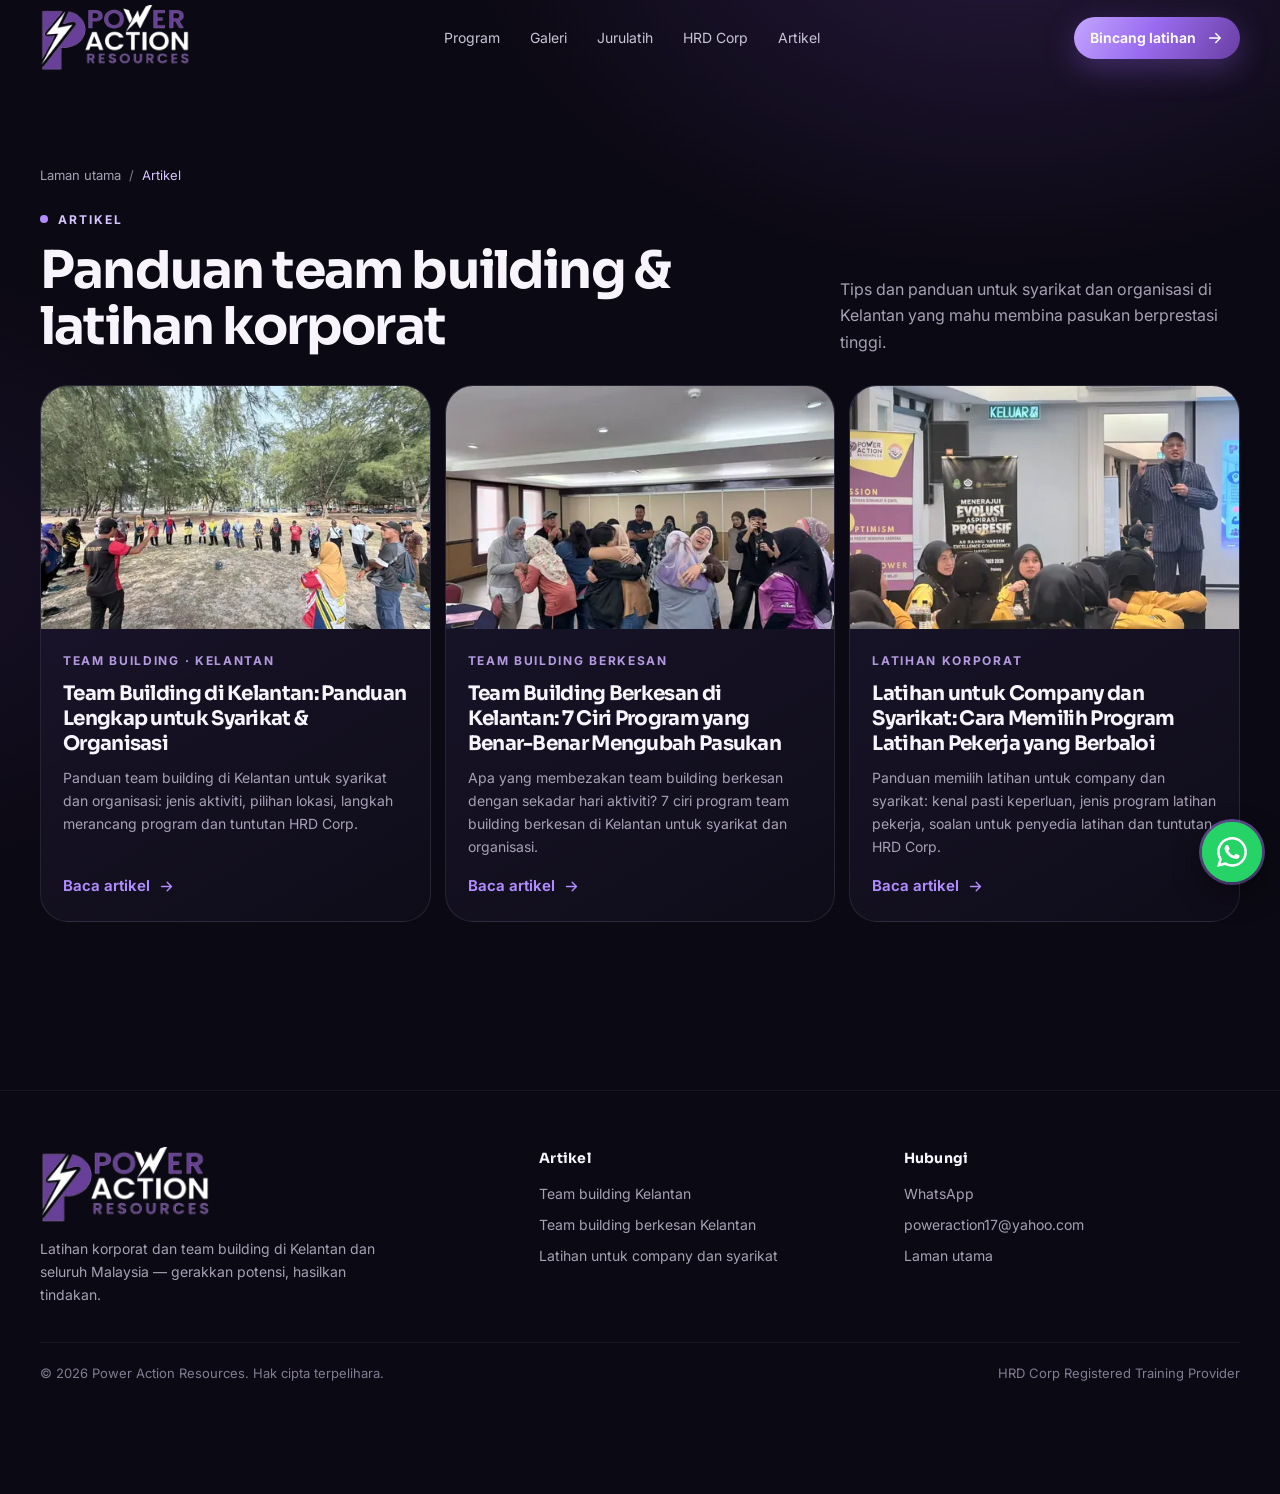
<file: artikel/index.html>
<!doctype html>
<html lang="ms">
<head>
<meta charset="utf-8">
<meta name="viewport" content="width=device-width, initial-scale=1, viewport-fit=cover">
<title>Artikel Team Building &amp; Latihan Korporat Kelantan | Power Action Resources</title>
<meta name="description" content="Artikel tentang team building di Kelantan, team building berkesan dan latihan untuk company dan syarikat daripada Power Action Resources.">
<meta name="theme-color" content="#0b0913">
<link rel="canonical" href="https://teambuildingbest.com/artikel/">
<link rel="alternate" hreflang="ms-MY" href="https://teambuildingbest.com/artikel/">
<link rel="alternate" hreflang="x-default" href="https://teambuildingbest.com/artikel/">
<meta property="og:type" content="article">
<meta property="og:locale" content="ms_MY">
<meta property="og:site_name" content="Power Action Resources">
<meta property="og:title" content="Artikel Team Building &amp; Latihan Korporat Kelantan | Power Action Resources">
<meta property="og:description" content="Artikel tentang team building di Kelantan, team building berkesan dan latihan untuk company dan syarikat daripada Power Action Resources.">
<meta property="og:url" content="https://teambuildingbest.com/artikel/">
<meta property="og:image" content="https://teambuildingbest.com/og-image.jpg">
<meta property="og:image:width" content="1200">
<meta property="og:image:height" content="630">
<meta name="twitter:card" content="summary_large_image">
<meta name="twitter:title" content="Artikel Team Building &amp; Latihan Korporat Kelantan | Power Action Resources">
<meta name="twitter:description" content="Artikel tentang team building di Kelantan, team building berkesan dan latihan untuk company dan syarikat daripada Power Action Resources.">
<meta name="twitter:image" content="https://teambuildingbest.com/og-image.jpg">
<meta property="article:published_time" content="2026-11-22">
<meta name="geo.region" content="MY-03">
<meta name="geo.placename" content="Kelantan">
<link rel="icon" type="image/png" sizes="48x48" href="../favicon.png">
<link rel="apple-touch-icon" href="../apple-touch-icon.png">
<link rel="manifest" href="../site.webmanifest">
<link rel="preconnect" href="https://fonts.googleapis.com">
<link rel="preconnect" href="https://fonts.gstatic.com" crossorigin>
<link rel="preload" as="style" href="https://fonts.googleapis.com/css2?family=Inter:wght@400;500;600;700&family=Sora:wght@500;600;700;800&display=swap" onload="this.onload=null;this.rel='stylesheet'">
<noscript><link rel="stylesheet" href="https://fonts.googleapis.com/css2?family=Inter:wght@400;500;600;700&family=Sora:wght@500;600;700;800&display=swap"></noscript>
<link rel="stylesheet" href="../css/style.css?v=9">
<script>document.documentElement.classList.add('js')</script>
<script type="application/ld+json">
{
 "@context": "https://schema.org",
 "@graph": [
  {
   "@type": "CollectionPage",
   "@id": "https://teambuildingbest.com/artikel/",
   "url": "https://teambuildingbest.com/artikel/",
   "name": "Artikel Power Action Resources",
   "inLanguage": "ms-MY",
   "description": "Artikel tentang team building di Kelantan, team building berkesan dan latihan untuk company dan syarikat daripada Power Action Resources.",
   "hasPart": [
    {
     "@type": "BlogPosting",
     "headline": "Team Building di Kelantan: Panduan Lengkap untuk Syarikat & Organisasi",
     "url": "https://teambuildingbest.com/artikel/team-building-kelantan/"
    },
    {
     "@type": "BlogPosting",
     "headline": "Team Building Berkesan di Kelantan: 7 Ciri Program yang Benar-Benar Mengubah Pasukan",
     "url": "https://teambuildingbest.com/artikel/team-building-berkesan-kelantan/"
    },
    {
     "@type": "BlogPosting",
     "headline": "Latihan untuk Company dan Syarikat: Cara Memilih Program Latihan Pekerja yang Berbaloi",
     "url": "https://teambuildingbest.com/artikel/latihan-untuk-company-dan-syarikat/"
    }
   ]
  },
  {
   "@type": "BreadcrumbList",
   "itemListElement": [
    {
     "@type": "ListItem",
     "position": 1,
     "name": "Laman utama",
     "item": "https://teambuildingbest.com/"
    },
    {
     "@type": "ListItem",
     "position": 2,
     "name": "Artikel",
     "item": "https://teambuildingbest.com/artikel/"
    }
   ]
  }
 ]
}
</script>
</head>
<body>
<a class="skip" href="#utama">Langkau ke kandungan</a>
<header class="nav">
  <div class="wrap nav__in">
    <a class="nav__logo" href="../" aria-label="Power Action Resources — laman utama">
      <img src="../assets/img/logo-dark-360.webp" srcset="../assets/img/logo-dark-360.webp 360w, ../assets/img/logo-dark-720.webp 720w" sizes="150px" width="360" height="160" alt="Power Action Resources">
    </a>
    <nav aria-label="Navigasi utama">
      <ul class="nav__links">
        <li><a href="../#program">Program</a></li>
        <li><a href="../#galeri">Galeri</a></li>
        <li><a href="../#jurulatih">Jurulatih</a></li>
        <li><a href="../#hrdcorp">HRD Corp</a></li>
        <li><a href="../artikel/">Artikel</a></li>
      </ul>
    </nav>
    <div class="nav__right">
      <a class="btn btn--brand btn--sm" href="https://wa.link/lsq0qn" target="_blank" rel="noopener" data-wa>Bincang latihan <svg viewBox="0 0 24 24" fill="none" stroke="currentColor" stroke-width="2" stroke-linecap="round" stroke-linejoin="round" aria-hidden="true"><path d="M5 12h14M13 6l6 6-6 6"/></svg></a>
      <button class="nav__toggle" type="button" aria-expanded="false" aria-controls="menu" aria-label="Buka menu"><svg viewBox="0 0 24 24" fill="none" stroke="currentColor" stroke-width="2" stroke-linecap="round" aria-hidden="true"><path d="M4 7h16M4 12h16M4 17h16"/></svg></button>
    </div>
  </div>
</header>
<div class="menu" id="menu" hidden>
  <a href="../#program">Program</a>
  <a href="../#galeri">Galeri</a>
  <a href="../#jurulatih">Jurulatih</a>
  <a href="../#hrdcorp">HRD Corp</a>
  <a href="../artikel/">Artikel</a>
  <a class="btn btn--wa" href="https://wa.link/lsq0qn" target="_blank" rel="noopener" data-wa><svg viewBox="0 0 24 24" fill="currentColor" aria-hidden="true"><path d="M17.47 14.38c-.3-.15-1.76-.87-2.03-.97-.27-.1-.47-.15-.67.15-.2.3-.77.97-.94 1.16-.17.2-.35.22-.64.08-.3-.15-1.26-.46-2.39-1.48-.88-.79-1.48-1.76-1.65-2.06-.17-.3-.02-.46.13-.6.13-.14.3-.35.45-.52.15-.18.2-.3.3-.5.1-.2.05-.37-.03-.52-.07-.15-.67-1.61-.92-2.2-.24-.58-.49-.5-.67-.51h-.57c-.2 0-.52.07-.79.37-.27.3-1.04 1.02-1.04 2.48s1.07 2.88 1.21 3.07c.15.2 2.1 3.2 5.08 4.49.71.31 1.26.49 1.69.63.71.23 1.36.2 1.87.12.57-.09 1.76-.72 2-1.41.25-.7.25-1.29.18-1.42-.08-.12-.27-.2-.57-.35zM12.05 21.8h-.01a9.87 9.87 0 0 1-5.03-1.38l-.36-.21-3.74.98 1-3.65-.24-.37a9.86 9.86 0 0 1-1.51-5.26c0-5.45 4.44-9.88 9.89-9.88 2.64 0 5.12 1.03 6.99 2.9a9.83 9.83 0 0 1 2.89 7c0 5.45-4.44 9.88-9.88 9.88zm8.41-18.3A11.82 11.82 0 0 0 12.05 0C5.5 0 .16 5.34.16 11.89c0 2.1.55 4.14 1.59 5.95L.06 24l6.3-1.65a11.88 11.88 0 0 0 5.68 1.45h.01c6.55 0 11.89-5.34 11.89-11.89 0-3.18-1.24-6.16-3.48-8.41z"/></svg> WhatsApp kami</a>
</div>

<main id="utama">
<section class="section">
  <div class="wrap">
    <nav class="crumbs" aria-label="Laluan"><a href="../">Laman utama</a><span aria-hidden="true">/</span><span aria-current="page">Artikel</span></nav>
    <div class="head"><div><span class="eyebrow"><i class="pulse"></i>Artikel</span><h1 class="page-h1">Panduan team building &amp; latihan korporat</h1></div><p>Tips dan panduan untuk syarikat dan organisasi di Kelantan yang mahu membina pasukan berprestasi tinggi.</p></div>
    <div class="posts"><a class="tile tile--hover post" href="../artikel/team-building-kelantan/">
  <div class="post__img"><img src="../assets/img/album-04-480.webp" width="480" height="360" alt="Peserta team building berdiri dalam bulatan besar di kawasan pantai berpokok ru" loading="lazy" style="object-position:center 60%"></div>
  <div class="post__body"><span class="post__kw">Team building · Kelantan</span><h3>Team Building di Kelantan: Panduan Lengkap untuk Syarikat &amp; Organisasi</h3><p>Panduan team building di Kelantan untuk syarikat dan organisasi: jenis aktiviti, pilihan lokasi, langkah merancang program dan tuntutan HRD Corp.</p><span class="link-arrow">Baca artikel <svg viewBox="0 0 24 24" fill="none" stroke="currentColor" stroke-width="2" stroke-linecap="round" stroke-linejoin="round" aria-hidden="true"><path d="M5 12h14M13 6l6 6-6 6"/></svg></span></div>
</a><a class="tile tile--hover post" href="../artikel/team-building-berkesan-kelantan/">
  <div class="post__img"><img src="../assets/img/album-13-480.webp" width="480" height="360" alt="Peserta team building berpelukan dan ketawa bersama selepas aktiviti" loading="lazy" style="object-position:center 45%"></div>
  <div class="post__body"><span class="post__kw">Team building berkesan</span><h3>Team Building Berkesan di Kelantan: 7 Ciri Program yang Benar-Benar Mengubah Pasukan</h3><p>Apa yang membezakan team building berkesan dengan sekadar hari aktiviti? 7 ciri program team building berkesan di Kelantan untuk syarikat dan organisasi.</p><span class="link-arrow">Baca artikel <svg viewBox="0 0 24 24" fill="none" stroke="currentColor" stroke-width="2" stroke-linecap="round" stroke-linejoin="round" aria-hidden="true"><path d="M5 12h14M13 6l6 6-6 6"/></svg></span></div>
</a><a class="tile tile--hover post" href="../artikel/latihan-untuk-company-dan-syarikat/">
  <div class="post__img"><img src="../assets/img/album-29-480.webp" width="480" height="360" alt="Jurulatih berucap di hadapan peserta persidangan syarikat" loading="lazy" style="object-position:center 30%"></div>
  <div class="post__body"><span class="post__kw">Latihan korporat</span><h3>Latihan untuk Company dan Syarikat: Cara Memilih Program Latihan Pekerja yang Berbaloi</h3><p>Panduan memilih latihan untuk company dan syarikat: kenal pasti keperluan, jenis program latihan pekerja, soalan untuk penyedia latihan dan tuntutan HRD Corp.</p><span class="link-arrow">Baca artikel <svg viewBox="0 0 24 24" fill="none" stroke="currentColor" stroke-width="2" stroke-linecap="round" stroke-linejoin="round" aria-hidden="true"><path d="M5 12h14M13 6l6 6-6 6"/></svg></span></div>
</a></div>
  </div>
</section>
</main>
<footer class="footer">
  <div class="wrap">
    <div class="footer__grid">
      <div class="footer__brand">
        <img src="../assets/img/logo-dark-360.webp" width="360" height="160" alt="Power Action Resources" loading="lazy">
        <p>Latihan korporat dan team building di Kelantan dan seluruh Malaysia — gerakkan potensi, hasilkan tindakan.</p>
      </div>
      <div>
        <h4>Artikel</h4>
        <ul><li><a href="../artikel/team-building-kelantan/">Team building Kelantan</a></li><li><a href="../artikel/team-building-berkesan-kelantan/">Team building berkesan Kelantan</a></li><li><a href="../artikel/latihan-untuk-company-dan-syarikat/">Latihan untuk company dan syarikat</a></li></ul>
      </div>
      <div>
        <h4>Hubungi</h4>
        <ul><li><a href="https://wa.link/lsq0qn" target="_blank" rel="noopener" data-wa>WhatsApp</a></li><li><a href="mailto:poweraction17@yahoo.com">poweraction17@yahoo.com</a></li><li><a href="../">Laman utama</a></li></ul>
      </div>
    </div>
    <div class="footer__base"><span>© <span id="year">2026</span> Power Action Resources. Hak cipta terpelihara.</span><span>HRD Corp Registered Training Provider</span></div>
  </div>
</footer>
<a class="fab" href="https://wa.link/lsq0qn" target="_blank" rel="noopener" data-wa aria-label="Hubungi Power Action Resources melalui WhatsApp"><svg viewBox="0 0 24 24" fill="currentColor" aria-hidden="true"><path d="M17.47 14.38c-.3-.15-1.76-.87-2.03-.97-.27-.1-.47-.15-.67.15-.2.3-.77.97-.94 1.16-.17.2-.35.22-.64.08-.3-.15-1.26-.46-2.39-1.48-.88-.79-1.48-1.76-1.65-2.06-.17-.3-.02-.46.13-.6.13-.14.3-.35.45-.52.15-.18.2-.3.3-.5.1-.2.05-.37-.03-.52-.07-.15-.67-1.61-.92-2.2-.24-.58-.49-.5-.67-.51h-.57c-.2 0-.52.07-.79.37-.27.3-1.04 1.02-1.04 2.48s1.07 2.88 1.21 3.07c.15.2 2.1 3.2 5.08 4.49.71.31 1.26.49 1.69.63.71.23 1.36.2 1.87.12.57-.09 1.76-.72 2-1.41.25-.7.25-1.29.18-1.42-.08-.12-.27-.2-.57-.35zM12.05 21.8h-.01a9.87 9.87 0 0 1-5.03-1.38l-.36-.21-3.74.98 1-3.65-.24-.37a9.86 9.86 0 0 1-1.51-5.26c0-5.45 4.44-9.88 9.89-9.88 2.64 0 5.12 1.03 6.99 2.9a9.83 9.83 0 0 1 2.89 7c0 5.45-4.44 9.88-9.88 9.88zm8.41-18.3A11.82 11.82 0 0 0 12.05 0C5.5 0 .16 5.34.16 11.89c0 2.1.55 4.14 1.59 5.95L.06 24l6.3-1.65a11.88 11.88 0 0 0 5.68 1.45h.01c6.55 0 11.89-5.34 11.89-11.89 0-3.18-1.24-6.16-3.48-8.41z"/></svg><span class="fab__tip">Bincang latihan</span></a>
<script src="../js/main.js?v=9" defer></script>
</body>
</html>
</file>
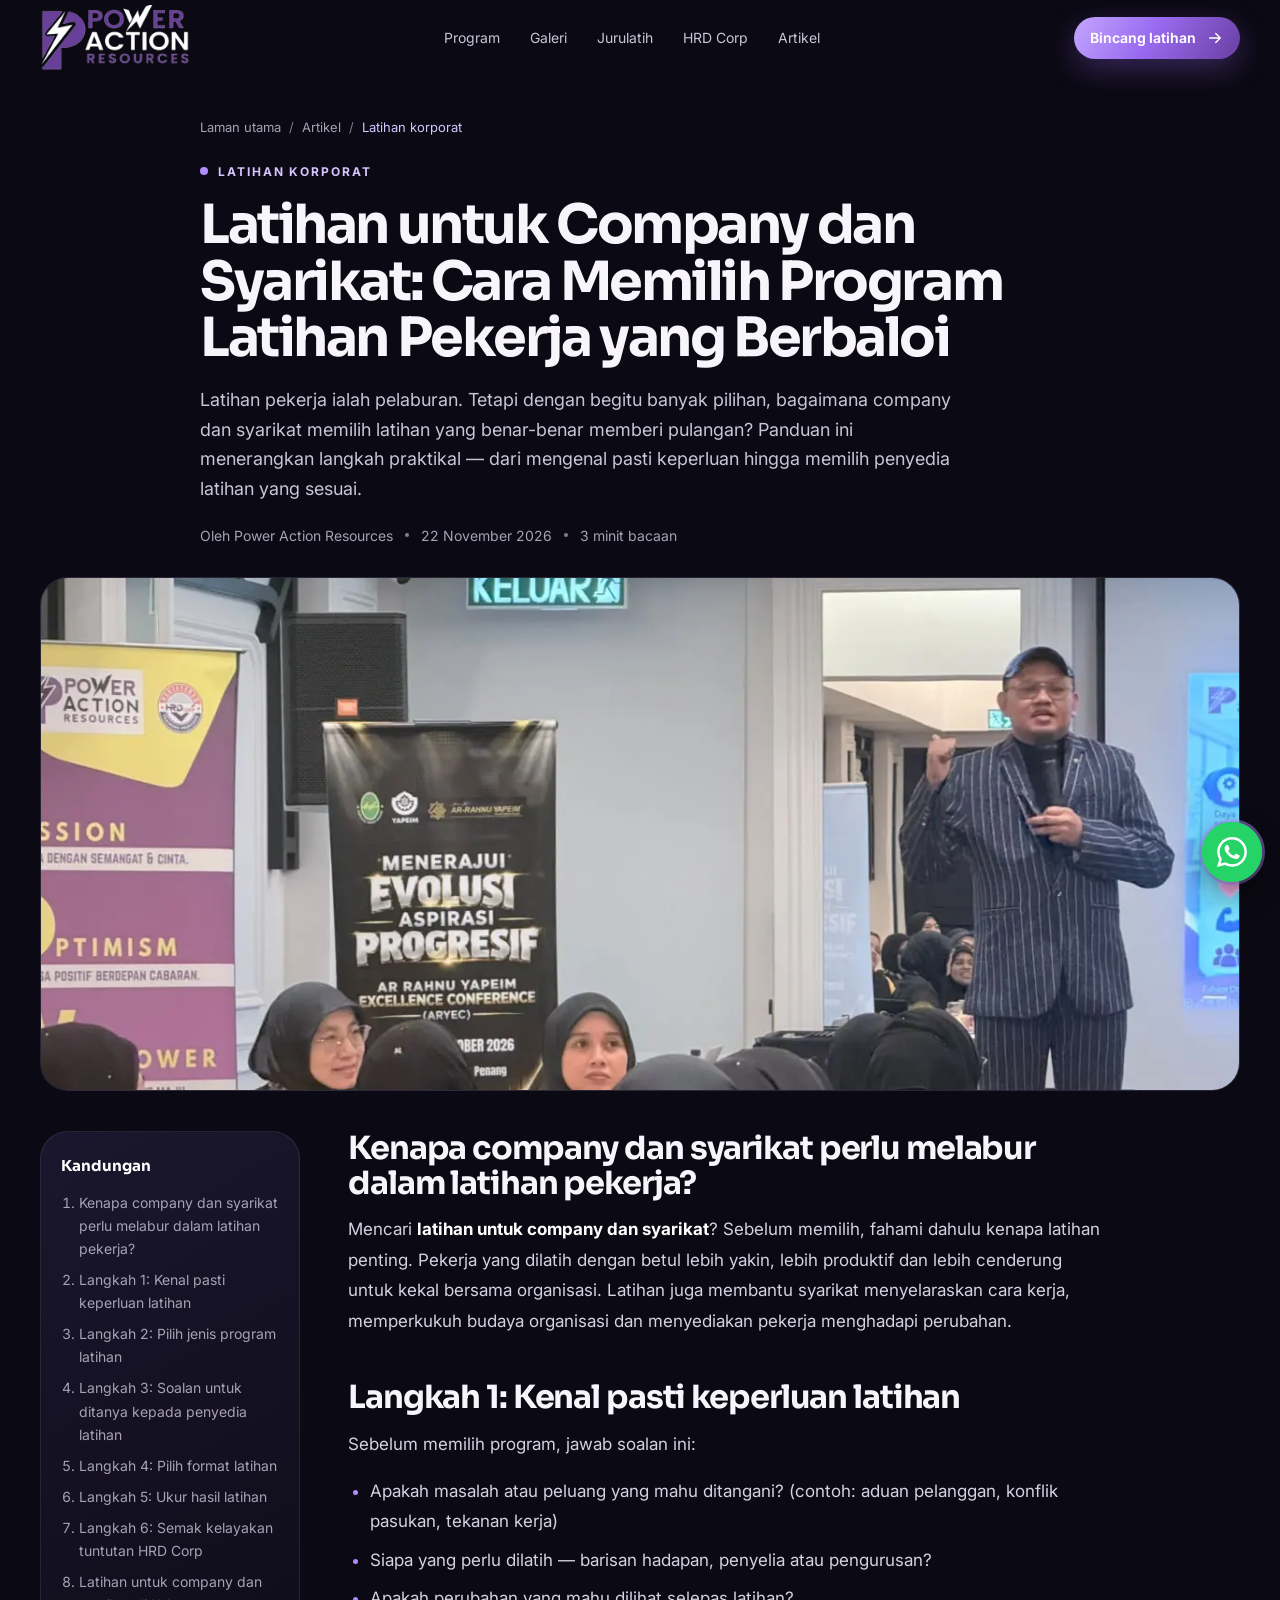
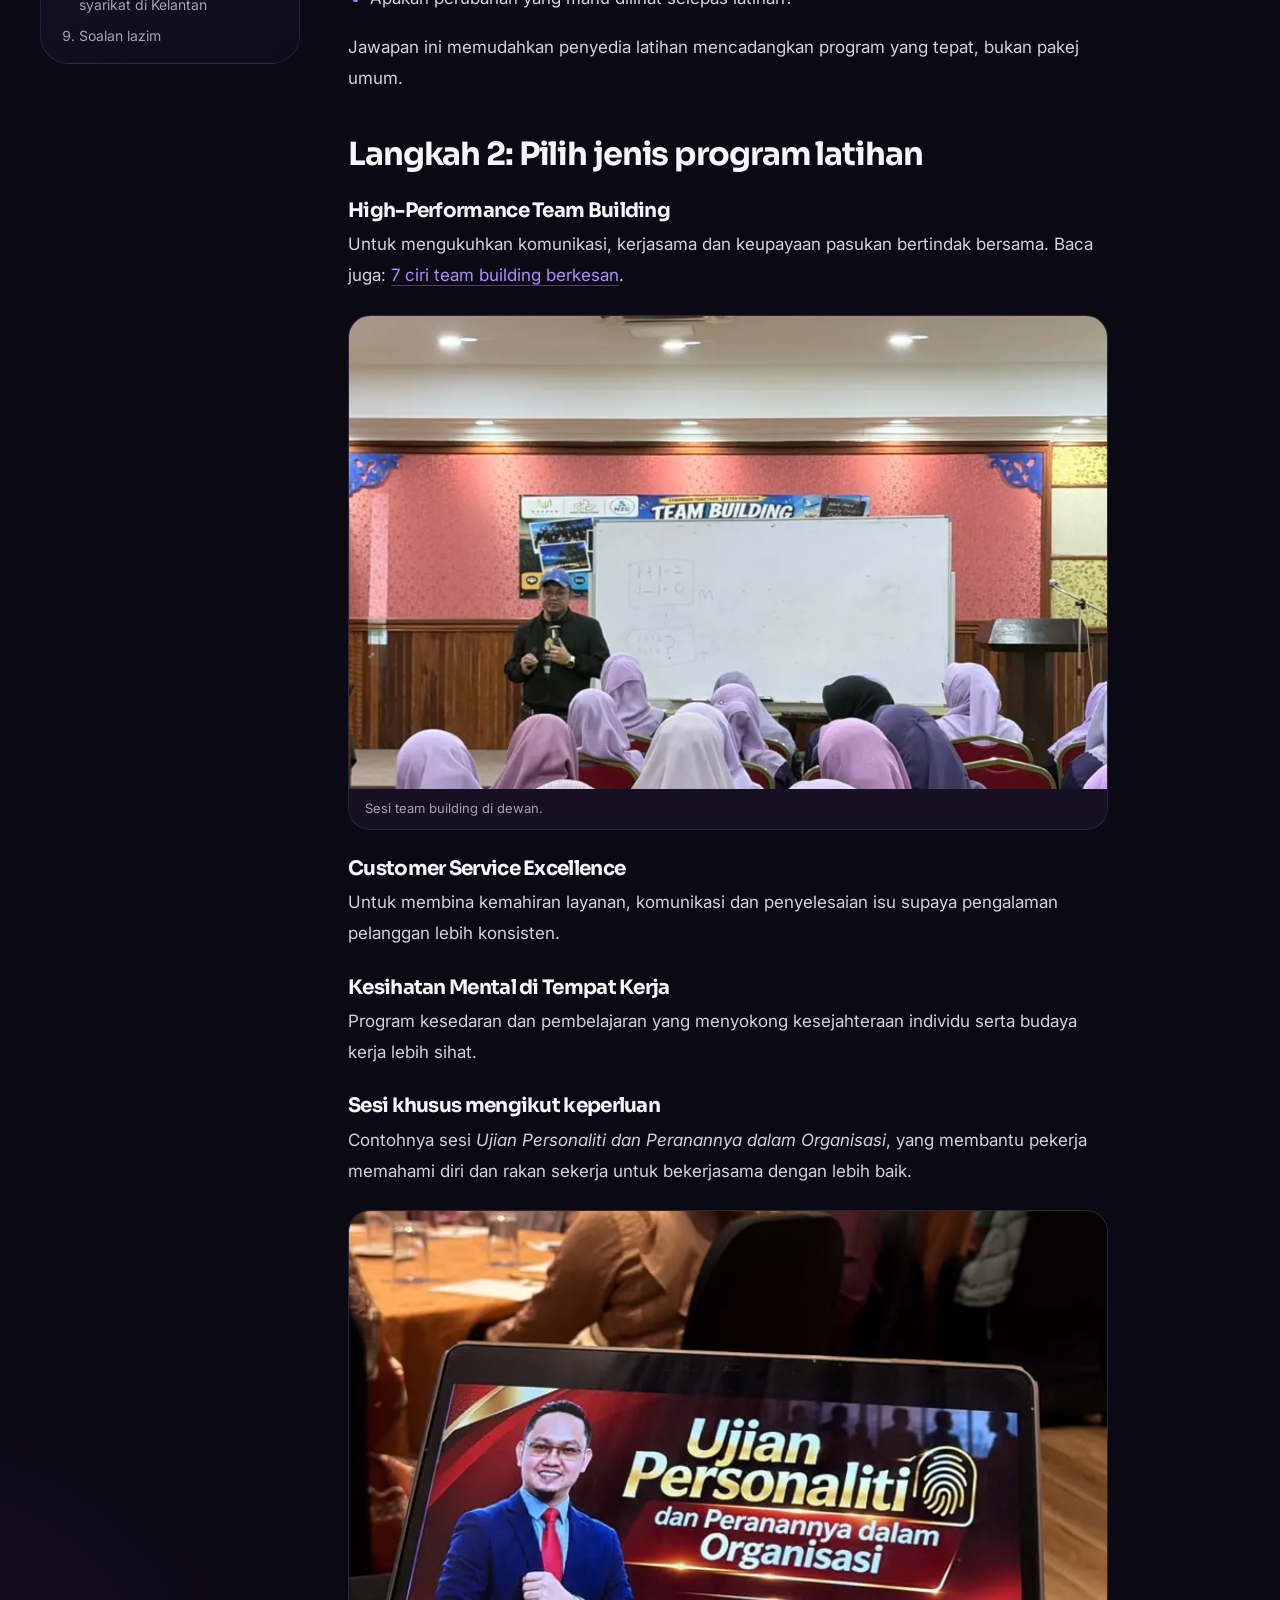
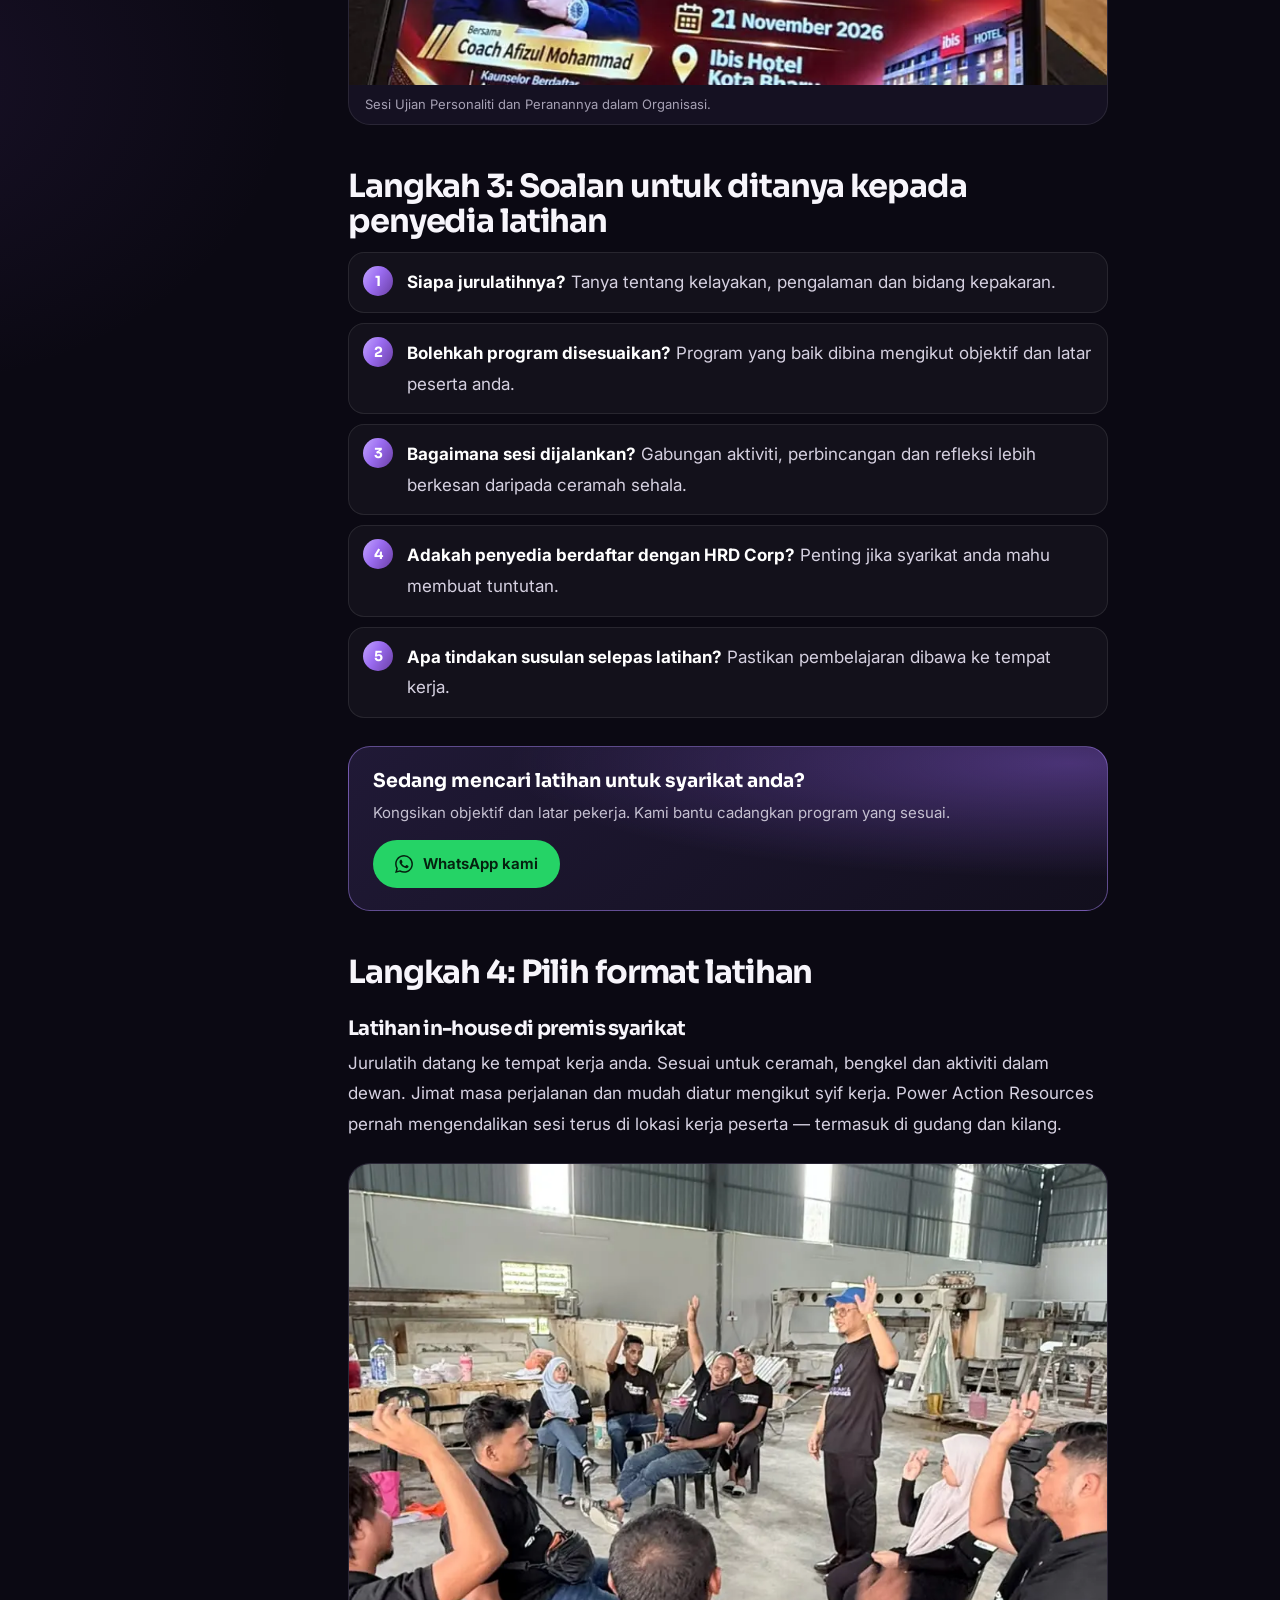
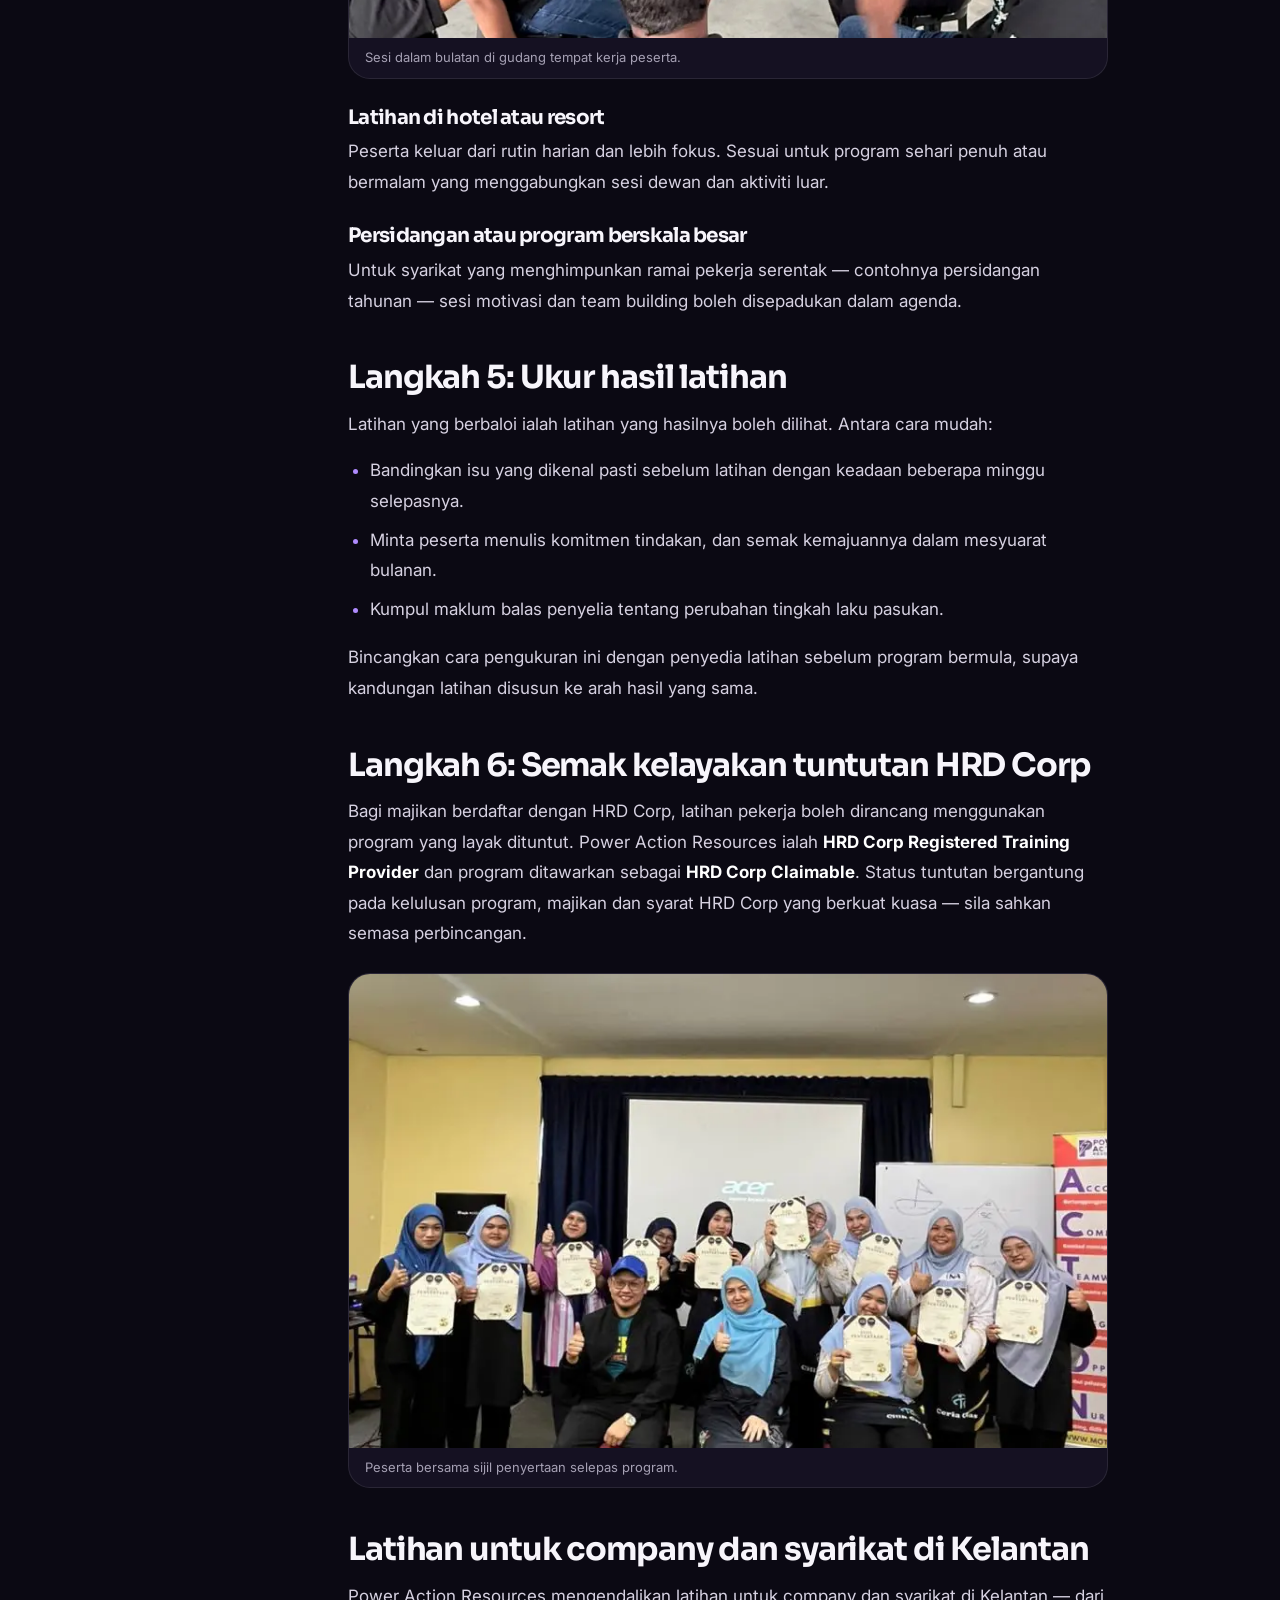
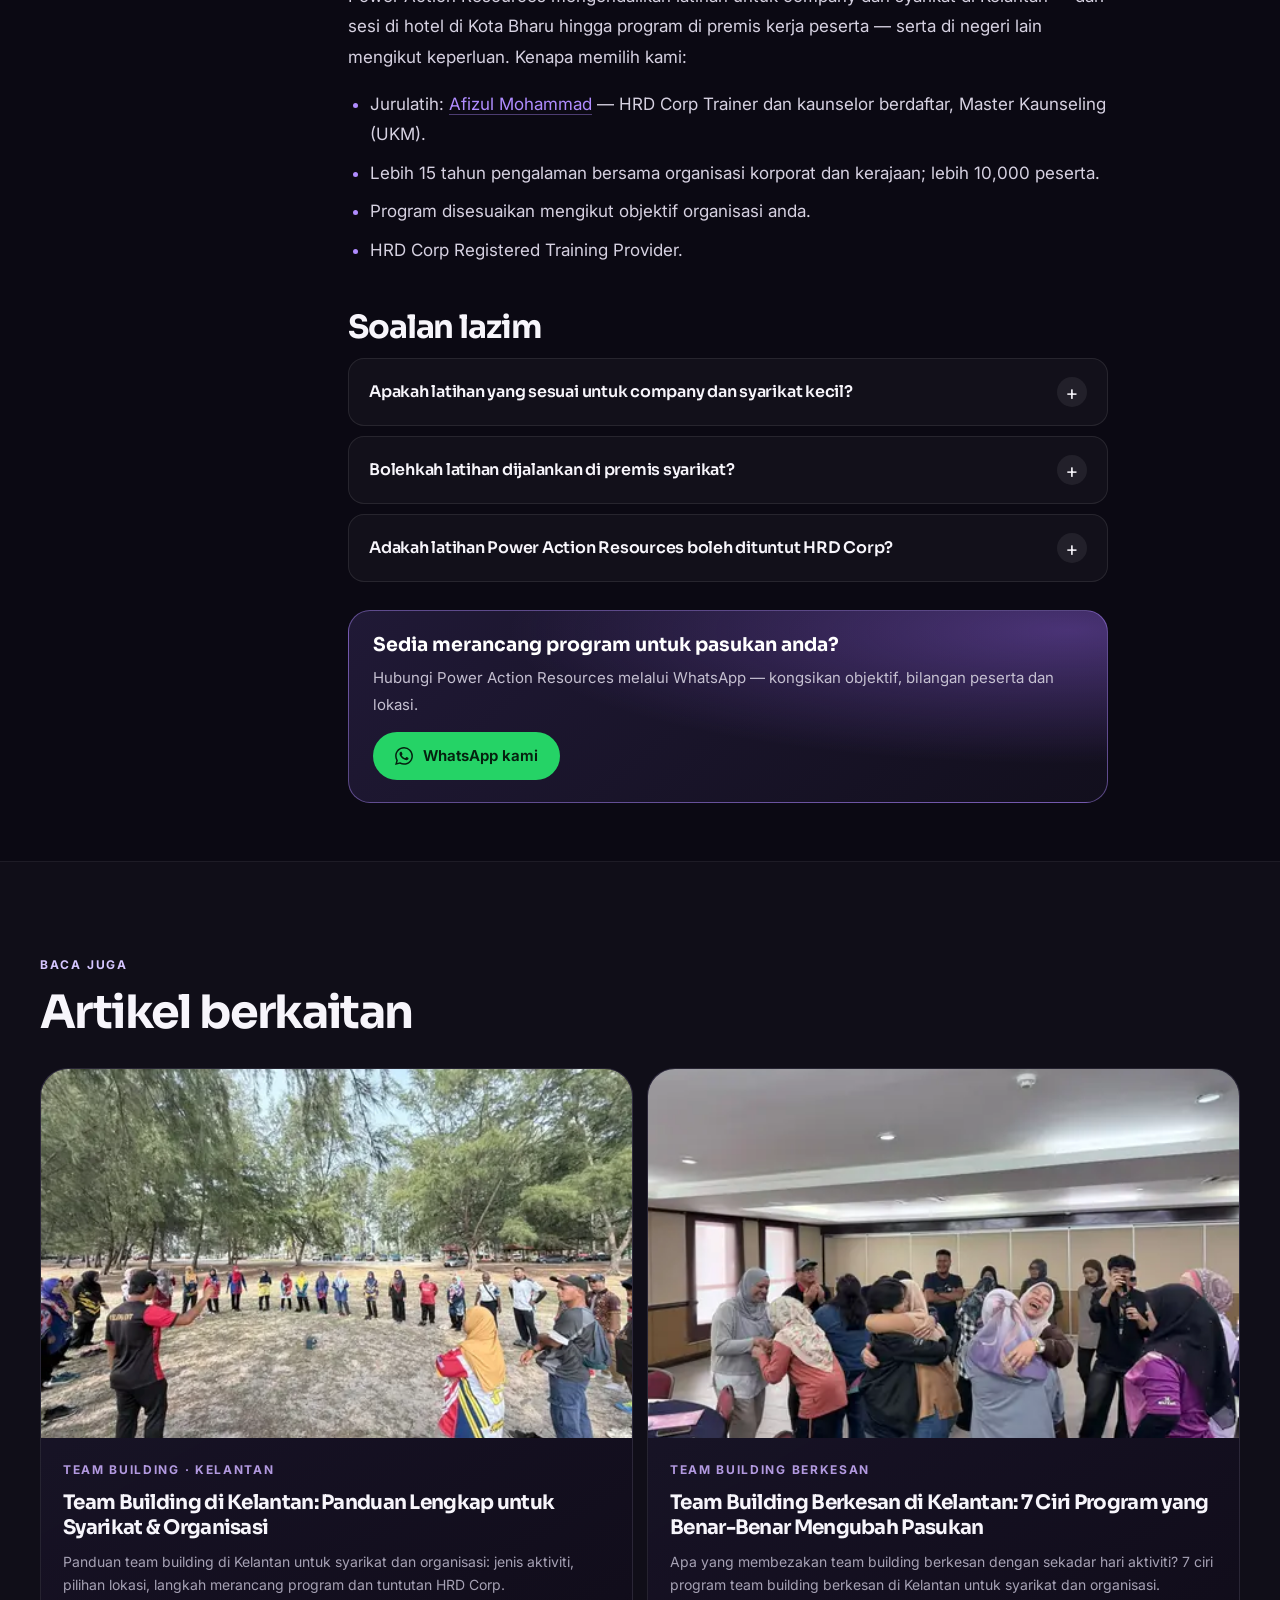
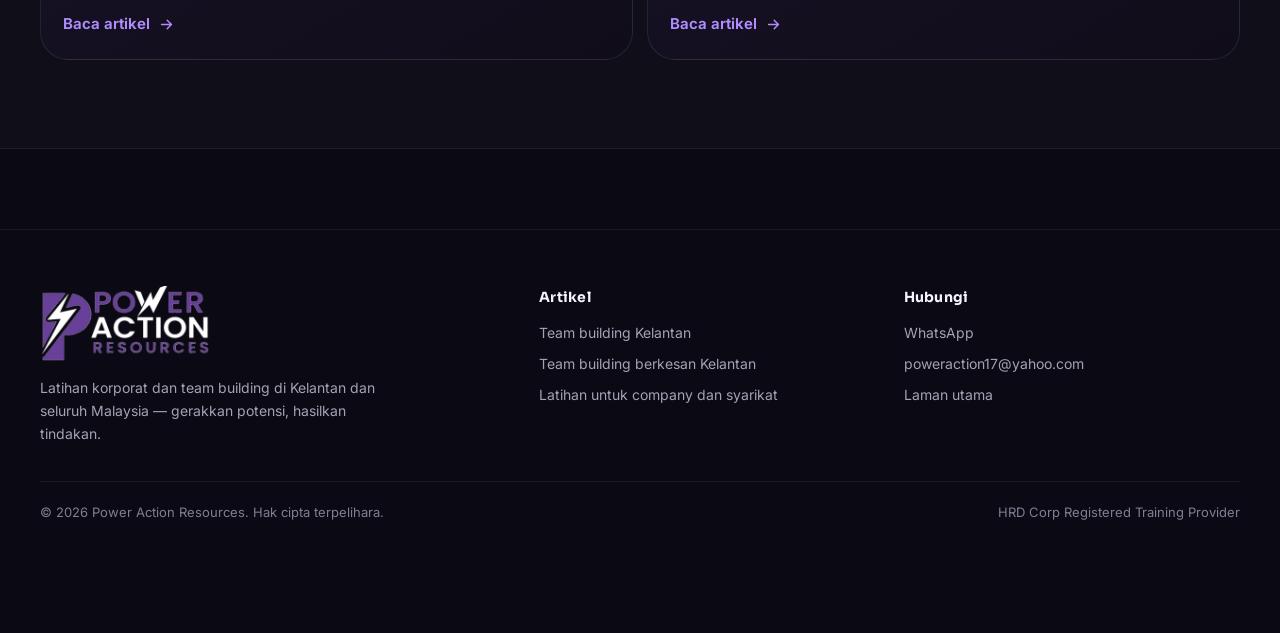
<file: artikel/latihan-untuk-company-dan-syarikat/index.html>
<!doctype html>
<html lang="ms">
<head>
<meta charset="utf-8">
<meta name="viewport" content="width=device-width, initial-scale=1, viewport-fit=cover">
<title>Latihan untuk Company &amp; Syarikat | Panduan Memilih Latihan Pekerja</title>
<meta name="description" content="Panduan memilih latihan untuk company dan syarikat: kenal pasti keperluan, jenis program latihan pekerja, soalan untuk penyedia latihan dan tuntutan HRD Corp.">
<meta name="theme-color" content="#0b0913">
<link rel="canonical" href="https://teambuildingbest.com/artikel/latihan-untuk-company-dan-syarikat/">
<link rel="alternate" hreflang="ms-MY" href="https://teambuildingbest.com/artikel/latihan-untuk-company-dan-syarikat/">
<link rel="alternate" hreflang="x-default" href="https://teambuildingbest.com/artikel/latihan-untuk-company-dan-syarikat/">
<meta property="og:type" content="article">
<meta property="og:locale" content="ms_MY">
<meta property="og:site_name" content="Power Action Resources">
<meta property="og:title" content="Latihan untuk Company &amp; Syarikat | Panduan Memilih Latihan Pekerja">
<meta property="og:description" content="Panduan memilih latihan untuk company dan syarikat: kenal pasti keperluan, jenis program latihan pekerja, soalan untuk penyedia latihan dan tuntutan HRD Corp.">
<meta property="og:url" content="https://teambuildingbest.com/artikel/latihan-untuk-company-dan-syarikat/">
<meta property="og:image" content="https://teambuildingbest.com/artikel/latihan-untuk-company-dan-syarikat/og.jpg">
<meta property="og:image:width" content="1200">
<meta property="og:image:height" content="630">
<meta name="twitter:card" content="summary_large_image">
<meta name="twitter:title" content="Latihan untuk Company &amp; Syarikat | Panduan Memilih Latihan Pekerja">
<meta name="twitter:description" content="Panduan memilih latihan untuk company dan syarikat: kenal pasti keperluan, jenis program latihan pekerja, soalan untuk penyedia latihan dan tuntutan HRD Corp.">
<meta name="twitter:image" content="https://teambuildingbest.com/artikel/latihan-untuk-company-dan-syarikat/og.jpg">
<meta property="article:published_time" content="2026-11-22">
<meta name="geo.region" content="MY-03">
<meta name="geo.placename" content="Kelantan">
<link rel="icon" type="image/png" sizes="48x48" href="../../favicon.png">
<link rel="apple-touch-icon" href="../../apple-touch-icon.png">
<link rel="manifest" href="../../site.webmanifest">
<link rel="preconnect" href="https://fonts.googleapis.com">
<link rel="preconnect" href="https://fonts.gstatic.com" crossorigin>
<link rel="preload" as="style" href="https://fonts.googleapis.com/css2?family=Inter:wght@400;500;600;700&family=Sora:wght@500;600;700;800&display=swap" onload="this.onload=null;this.rel='stylesheet'">
<noscript><link rel="stylesheet" href="https://fonts.googleapis.com/css2?family=Inter:wght@400;500;600;700&family=Sora:wght@500;600;700;800&display=swap"></noscript>
<link rel="stylesheet" href="../../css/style.css?v=9">
<script>document.documentElement.classList.add('js')</script>
<script type="application/ld+json">
{
 "@context": "https://schema.org",
 "@graph": [
  {
   "@type": "BlogPosting",
   "@id": "https://teambuildingbest.com/artikel/latihan-untuk-company-dan-syarikat/#artikel",
   "headline": "Latihan untuk Company dan Syarikat: Cara Memilih Program Latihan Pekerja yang Berbaloi",
   "description": "Panduan memilih latihan untuk company dan syarikat: kenal pasti keperluan, jenis program latihan pekerja, soalan untuk penyedia latihan dan tuntutan HRD Corp.",
   "inLanguage": "ms-MY",
   "mainEntityOfPage": "https://teambuildingbest.com/artikel/latihan-untuk-company-dan-syarikat/",
   "url": "https://teambuildingbest.com/artikel/latihan-untuk-company-dan-syarikat/",
   "image": [
    "https://teambuildingbest.com/artikel/latihan-untuk-company-dan-syarikat/og.jpg",
    "https://teambuildingbest.com/assets/img/album-29-1280.webp"
   ],
   "datePublished": "2026-11-22",
   "dateModified": "2026-11-22",
   "keywords": [
    "latihan untuk company dan syarikat",
    "team building",
    "teambuilding",
    "Kelantan",
    "latihan korporat",
    "HRD Corp"
   ],
   "author": {
    "@type": "Organization",
    "name": "Power Action Resources",
    "url": "https://teambuildingbest.com/"
   },
   "publisher": {
    "@type": "Organization",
    "name": "Power Action Resources",
    "url": "https://teambuildingbest.com/",
    "logo": {
     "@type": "ImageObject",
     "url": "https://teambuildingbest.com/assets/img/logo-720.webp"
    }
   },
   "about": {
    "@id": "https://teambuildingbest.com/#organisasi"
   },
   "wordCount": 614
  },
  {
   "@type": "BreadcrumbList",
   "itemListElement": [
    {
     "@type": "ListItem",
     "position": 1,
     "name": "Laman utama",
     "item": "https://teambuildingbest.com/"
    },
    {
     "@type": "ListItem",
     "position": 2,
     "name": "Artikel",
     "item": "https://teambuildingbest.com/artikel/"
    },
    {
     "@type": "ListItem",
     "position": 3,
     "name": "Latihan untuk Company dan Syarikat: Cara Memilih Program Latihan Pekerja yang Berbaloi",
     "item": "https://teambuildingbest.com/artikel/latihan-untuk-company-dan-syarikat/"
    }
   ]
  },
  {
   "@type": "FAQPage",
   "mainEntity": [
    {
     "@type": "Question",
     "name": "Apakah latihan yang sesuai untuk company dan syarikat kecil?",
     "acceptedAnswer": {
      "@type": "Answer",
      "text": "Mulakan dengan keperluan paling mendesak, contohnya komunikasi pasukan atau layanan pelanggan. Program boleh disesuaikan mengikut bilangan peserta, tempoh dan bajet syarikat."
     }
    },
    {
     "@type": "Question",
     "name": "Bolehkah latihan dijalankan di premis syarikat?",
     "acceptedAnswer": {
      "@type": "Answer",
      "text": "Boleh. Banyak sesi seperti ceramah, bengkel dan aktiviti dalam dewan boleh dijalankan di bilik mesyuarat atau dewan syarikat."
     }
    },
    {
     "@type": "Question",
     "name": "Adakah latihan Power Action Resources boleh dituntut HRD Corp?",
     "acceptedAnswer": {
      "@type": "Answer",
      "text": "Power Action Resources ialah HRD Corp Registered Training Provider dan program ditawarkan sebagai HRD Corp Claimable, tertakluk kepada kelulusan program, majikan dan syarat HRD Corp yang berkuat kuasa."
     }
    }
   ]
  }
 ]
}
</script>
</head>
<body>
<a class="skip" href="#utama">Langkau ke kandungan</a>
<header class="nav">
  <div class="wrap nav__in">
    <a class="nav__logo" href="../../" aria-label="Power Action Resources — laman utama">
      <img src="../../assets/img/logo-dark-360.webp" srcset="../../assets/img/logo-dark-360.webp 360w, ../../assets/img/logo-dark-720.webp 720w" sizes="150px" width="360" height="160" alt="Power Action Resources">
    </a>
    <nav aria-label="Navigasi utama">
      <ul class="nav__links">
        <li><a href="../../#program">Program</a></li>
        <li><a href="../../#galeri">Galeri</a></li>
        <li><a href="../../#jurulatih">Jurulatih</a></li>
        <li><a href="../../#hrdcorp">HRD Corp</a></li>
        <li><a href="../../artikel/">Artikel</a></li>
      </ul>
    </nav>
    <div class="nav__right">
      <a class="btn btn--brand btn--sm" href="https://wa.link/lsq0qn" target="_blank" rel="noopener" data-wa>Bincang latihan <svg viewBox="0 0 24 24" fill="none" stroke="currentColor" stroke-width="2" stroke-linecap="round" stroke-linejoin="round" aria-hidden="true"><path d="M5 12h14M13 6l6 6-6 6"/></svg></a>
      <button class="nav__toggle" type="button" aria-expanded="false" aria-controls="menu" aria-label="Buka menu"><svg viewBox="0 0 24 24" fill="none" stroke="currentColor" stroke-width="2" stroke-linecap="round" aria-hidden="true"><path d="M4 7h16M4 12h16M4 17h16"/></svg></button>
    </div>
  </div>
</header>
<div class="menu" id="menu" hidden>
  <a href="../../#program">Program</a>
  <a href="../../#galeri">Galeri</a>
  <a href="../../#jurulatih">Jurulatih</a>
  <a href="../../#hrdcorp">HRD Corp</a>
  <a href="../../artikel/">Artikel</a>
  <a class="btn btn--wa" href="https://wa.link/lsq0qn" target="_blank" rel="noopener" data-wa><svg viewBox="0 0 24 24" fill="currentColor" aria-hidden="true"><path d="M17.47 14.38c-.3-.15-1.76-.87-2.03-.97-.27-.1-.47-.15-.67.15-.2.3-.77.97-.94 1.16-.17.2-.35.22-.64.08-.3-.15-1.26-.46-2.39-1.48-.88-.79-1.48-1.76-1.65-2.06-.17-.3-.02-.46.13-.6.13-.14.3-.35.45-.52.15-.18.2-.3.3-.5.1-.2.05-.37-.03-.52-.07-.15-.67-1.61-.92-2.2-.24-.58-.49-.5-.67-.51h-.57c-.2 0-.52.07-.79.37-.27.3-1.04 1.02-1.04 2.48s1.07 2.88 1.21 3.07c.15.2 2.1 3.2 5.08 4.49.71.31 1.26.49 1.69.63.71.23 1.36.2 1.87.12.57-.09 1.76-.72 2-1.41.25-.7.25-1.29.18-1.42-.08-.12-.27-.2-.57-.35zM12.05 21.8h-.01a9.87 9.87 0 0 1-5.03-1.38l-.36-.21-3.74.98 1-3.65-.24-.37a9.86 9.86 0 0 1-1.51-5.26c0-5.45 4.44-9.88 9.89-9.88 2.64 0 5.12 1.03 6.99 2.9a9.83 9.83 0 0 1 2.89 7c0 5.45-4.44 9.88-9.88 9.88zm8.41-18.3A11.82 11.82 0 0 0 12.05 0C5.5 0 .16 5.34.16 11.89c0 2.1.55 4.14 1.59 5.95L.06 24l6.3-1.65a11.88 11.88 0 0 0 5.68 1.45h.01c6.55 0 11.89-5.34 11.89-11.89 0-3.18-1.24-6.16-3.48-8.41z"/></svg> WhatsApp kami</a>
</div>

<main id="utama">
<article class="art">
  <header class="art__head wrap">
    <nav class="crumbs" aria-label="Laluan"><a href="../../">Laman utama</a><span aria-hidden="true">/</span><a href="../../artikel/">Artikel</a><span aria-hidden="true">/</span><span aria-current="page">Latihan korporat</span></nav>
    <span class="eyebrow"><i class="pulse"></i>Latihan korporat</span>
    <h1>Latihan untuk Company dan Syarikat: Cara Memilih Program Latihan Pekerja yang Berbaloi</h1>
    <p class="art__lead">Latihan pekerja ialah pelaburan. Tetapi dengan begitu banyak pilihan, bagaimana company dan syarikat memilih latihan yang benar-benar memberi pulangan? Panduan ini menerangkan langkah praktikal — dari mengenal pasti keperluan hingga memilih penyedia latihan yang sesuai.</p>
    <div class="art__meta"><span>Oleh Power Action Resources</span><i></i><time datetime="2026-11-22">22 November 2026</time><i></i><span>3 minit bacaan</span></div>
  </header>
  <div class="wrap">
    <figure class="art__hero tile"><img src="../../assets/img/album-29-1280.webp" srcset="../../assets/img/album-29-480.webp 480w, ../../assets/img/album-29-1280.webp 1280w" sizes="(min-width:1200px) 1200px, 100vw" width="1280" height="960" alt="Jurulatih berucap di hadapan peserta persidangan syarikat" fetchpriority="high" style="object-position:center 30%"></figure>
  </div>
  <div class="wrap art__layout">
    <aside class="art__toc"><div class="toc tile"><b>Kandungan</b><ol><li><a href="#kenapa">Kenapa company dan syarikat perlu melabur dalam latihan pekerja?</a></li><li><a href="#keperluan">Langkah 1: Kenal pasti keperluan latihan</a></li><li><a href="#jenis">Langkah 2: Pilih jenis program latihan</a></li><li><a href="#penyedia">Langkah 3: Soalan untuk ditanya kepada penyedia latihan</a></li><li><a href="#format">Langkah 4: Pilih format latihan</a></li><li><a href="#ukur">Langkah 5: Ukur hasil latihan</a></li><li><a href="#hrd-corp">Langkah 6: Semak kelayakan tuntutan HRD Corp</a></li><li><a href="#kenapa-par">Latihan untuk company dan syarikat di Kelantan</a></li><li><a href="#soalan">Soalan lazim</a></li></ol></div></aside>
    <div class="art__body">
      <h2 id="kenapa">Kenapa company dan syarikat perlu melabur dalam latihan pekerja?</h2>
<p>Mencari <strong>latihan untuk company dan syarikat</strong>? Sebelum memilih, fahami dahulu kenapa latihan penting. Pekerja yang dilatih dengan betul lebih yakin, lebih produktif dan lebih cenderung untuk kekal bersama organisasi. Latihan juga membantu syarikat menyelaraskan cara kerja, memperkukuh budaya organisasi dan menyediakan pekerja menghadapi perubahan.</p>
<h2 id="keperluan">Langkah 1: Kenal pasti keperluan latihan</h2>
<p>Sebelum memilih program, jawab soalan ini:</p>
<ul>
<li>Apakah masalah atau peluang yang mahu ditangani? (contoh: aduan pelanggan, konflik pasukan, tekanan kerja)</li>
<li>Siapa yang perlu dilatih — barisan hadapan, penyelia atau pengurusan?</li>
<li>Apakah perubahan yang mahu dilihat selepas latihan?</li>
</ul>
<p>Jawapan ini memudahkan penyedia latihan mencadangkan program yang tepat, bukan pakej umum.</p>
<h2 id="jenis">Langkah 2: Pilih jenis program latihan</h2>
<h3>High-Performance Team Building</h3>
<p>Untuk mengukuhkan komunikasi, kerjasama dan keupayaan pasukan bertindak bersama. Baca juga: <a href="../../artikel/team-building-berkesan-kelantan/">7 ciri team building berkesan</a>.</p>
<figure class="art__fig"><img src="../../assets/img/album-07-1280.webp" srcset="../../assets/img/album-07-480.webp 480w, ../../assets/img/album-07-1280.webp 1280w" sizes="(min-width:800px) 720px, 100vw" width="960" height="1280" alt="Jurulatih menyampaikan sesi team building di hadapan peserta" loading="lazy" style="object-position:center 40%"><figcaption>Sesi team building di dewan.</figcaption></figure>
<h3>Customer Service Excellence</h3>
<p>Untuk membina kemahiran layanan, komunikasi dan penyelesaian isu supaya pengalaman pelanggan lebih konsisten.</p>
<h3>Kesihatan Mental di Tempat Kerja</h3>
<p>Program kesedaran dan pembelajaran yang menyokong kesejahteraan individu serta budaya kerja lebih sihat.</p>
<h3>Sesi khusus mengikut keperluan</h3>
<p>Contohnya sesi <em>Ujian Personaliti dan Peranannya dalam Organisasi</em>, yang membantu pekerja memahami diri dan rakan sekerja untuk bekerjasama dengan lebih baik.</p>
<figure class="art__fig"><img src="../../assets/img/album-33-1280.webp" srcset="../../assets/img/album-33-480.webp 480w, ../../assets/img/album-33-1280.webp 1280w" sizes="(min-width:800px) 720px, 100vw" width="720" height="1280" alt="Skrin komputer riba memaparkan tajuk sesi Ujian Personaliti dengan peserta di belakang" loading="lazy" style="object-position:center 70%"><figcaption>Sesi Ujian Personaliti dan Peranannya dalam Organisasi.</figcaption></figure>
<h2 id="penyedia">Langkah 3: Soalan untuk ditanya kepada penyedia latihan</h2>
<ol class="art__steps">
<li><b>Siapa jurulatihnya?</b> Tanya tentang kelayakan, pengalaman dan bidang kepakaran.</li>
<li><b>Bolehkah program disesuaikan?</b> Program yang baik dibina mengikut objektif dan latar peserta anda.</li>
<li><b>Bagaimana sesi dijalankan?</b> Gabungan aktiviti, perbincangan dan refleksi lebih berkesan daripada ceramah sehala.</li>
<li><b>Adakah penyedia berdaftar dengan HRD Corp?</b> Penting jika syarikat anda mahu membuat tuntutan.</li>
<li><b>Apa tindakan susulan selepas latihan?</b> Pastikan pembelajaran dibawa ke tempat kerja.</li>
</ol>
<aside class="art__cta"><div><b>Sedang mencari latihan untuk syarikat anda?</b><p>Kongsikan objektif dan latar pekerja. Kami bantu cadangkan program yang sesuai.</p></div><a class="btn btn--wa" href="https://wa.link/lsq0qn" target="_blank" rel="noopener" data-wa><svg viewBox="0 0 24 24" fill="currentColor" aria-hidden="true"><path d="M17.47 14.38c-.3-.15-1.76-.87-2.03-.97-.27-.1-.47-.15-.67.15-.2.3-.77.97-.94 1.16-.17.2-.35.22-.64.08-.3-.15-1.26-.46-2.39-1.48-.88-.79-1.48-1.76-1.65-2.06-.17-.3-.02-.46.13-.6.13-.14.3-.35.45-.52.15-.18.2-.3.3-.5.1-.2.05-.37-.03-.52-.07-.15-.67-1.61-.92-2.2-.24-.58-.49-.5-.67-.51h-.57c-.2 0-.52.07-.79.37-.27.3-1.04 1.02-1.04 2.48s1.07 2.88 1.21 3.07c.15.2 2.1 3.2 5.08 4.49.71.31 1.26.49 1.69.63.71.23 1.36.2 1.87.12.57-.09 1.76-.72 2-1.41.25-.7.25-1.29.18-1.42-.08-.12-.27-.2-.57-.35zM12.05 21.8h-.01a9.87 9.87 0 0 1-5.03-1.38l-.36-.21-3.74.98 1-3.65-.24-.37a9.86 9.86 0 0 1-1.51-5.26c0-5.45 4.44-9.88 9.89-9.88 2.64 0 5.12 1.03 6.99 2.9a9.83 9.83 0 0 1 2.89 7c0 5.45-4.44 9.88-9.88 9.88zm8.41-18.3A11.82 11.82 0 0 0 12.05 0C5.5 0 .16 5.34.16 11.89c0 2.1.55 4.14 1.59 5.95L.06 24l6.3-1.65a11.88 11.88 0 0 0 5.68 1.45h.01c6.55 0 11.89-5.34 11.89-11.89 0-3.18-1.24-6.16-3.48-8.41z"/></svg> WhatsApp kami</a></aside><h2 id="format">Langkah 4: Pilih format latihan</h2>
<h3>Latihan in-house di premis syarikat</h3>
<p>Jurulatih datang ke tempat kerja anda. Sesuai untuk ceramah, bengkel dan aktiviti dalam dewan. Jimat masa perjalanan dan mudah diatur mengikut syif kerja. Power Action Resources pernah mengendalikan sesi terus di lokasi kerja peserta — termasuk di gudang dan kilang.</p>
<figure class="art__fig"><img src="../../assets/img/album-39-1280.webp" srcset="../../assets/img/album-39-480.webp 480w, ../../assets/img/album-39-1280.webp 1280w" sizes="(min-width:800px) 720px, 100vw" width="960" height="1280" alt="Jurulatih mengendalikan sesi dalam bulatan di gudang tempat kerja peserta" loading="lazy" style="object-position:center 45%"><figcaption>Sesi dalam bulatan di gudang tempat kerja peserta.</figcaption></figure>
<h3>Latihan di hotel atau resort</h3>
<p>Peserta keluar dari rutin harian dan lebih fokus. Sesuai untuk program sehari penuh atau bermalam yang menggabungkan sesi dewan dan aktiviti luar.</p>
<h3>Persidangan atau program berskala besar</h3>
<p>Untuk syarikat yang menghimpunkan ramai pekerja serentak — contohnya persidangan tahunan — sesi motivasi dan team building boleh disepadukan dalam agenda.</p>
<h2 id="ukur">Langkah 5: Ukur hasil latihan</h2>
<p>Latihan yang berbaloi ialah latihan yang hasilnya boleh dilihat. Antara cara mudah:</p>
<ul>
<li>Bandingkan isu yang dikenal pasti sebelum latihan dengan keadaan beberapa minggu selepasnya.</li>
<li>Minta peserta menulis komitmen tindakan, dan semak kemajuannya dalam mesyuarat bulanan.</li>
<li>Kumpul maklum balas penyelia tentang perubahan tingkah laku pasukan.</li>
</ul>
<p>Bincangkan cara pengukuran ini dengan penyedia latihan sebelum program bermula, supaya kandungan latihan disusun ke arah hasil yang sama.</p>
<h2 id="hrd-corp">Langkah 6: Semak kelayakan tuntutan HRD Corp</h2>
<p>Bagi majikan berdaftar dengan HRD Corp, latihan pekerja boleh dirancang menggunakan program yang layak dituntut. Power Action Resources ialah <strong>HRD Corp Registered Training Provider</strong> dan program ditawarkan sebagai <strong>HRD Corp Claimable</strong>. Status tuntutan bergantung pada kelulusan program, majikan dan syarat HRD Corp yang berkuat kuasa — sila sahkan semasa perbincangan.</p>
<figure class="art__fig"><img src="../../assets/img/album-40-1280.webp" srcset="../../assets/img/album-40-480.webp 480w, ../../assets/img/album-40-1280.webp 1280w" sizes="(min-width:800px) 720px, 100vw" width="810" height="1080" alt="Peserta memegang sijil penyertaan bersama jurulatih" loading="lazy" style="object-position:center 55%"><figcaption>Peserta bersama sijil penyertaan selepas program.</figcaption></figure>
<h2 id="kenapa-par">Latihan untuk company dan syarikat di Kelantan</h2>
<p>Power Action Resources mengendalikan latihan untuk company dan syarikat di Kelantan — dari sesi di hotel di Kota Bharu hingga program di premis kerja peserta — serta di negeri lain mengikut keperluan. Kenapa memilih kami:</p>
<ul>
<li>Jurulatih: <a href="../../#jurulatih">Afizul Mohammad</a> — HRD Corp Trainer dan kaunselor berdaftar, Master Kaunseling (UKM).</li>
<li>Lebih 15 tahun pengalaman bersama organisasi korporat dan kerajaan; lebih 10,000 peserta.</li>
<li>Program disesuaikan mengikut objektif organisasi anda.</li>
<li>HRD Corp Registered Training Provider.</li>
</ul>

      <h2 id="soalan">Soalan lazim</h2>
      <div class="faq"><details><summary>Apakah latihan yang sesuai untuk company dan syarikat kecil?</summary><p>Mulakan dengan keperluan paling mendesak, contohnya komunikasi pasukan atau layanan pelanggan. Program boleh disesuaikan mengikut bilangan peserta, tempoh dan bajet syarikat.</p></details>
<details><summary>Bolehkah latihan dijalankan di premis syarikat?</summary><p>Boleh. Banyak sesi seperti ceramah, bengkel dan aktiviti dalam dewan boleh dijalankan di bilik mesyuarat atau dewan syarikat.</p></details>
<details><summary>Adakah latihan Power Action Resources boleh dituntut HRD Corp?</summary><p>Power Action Resources ialah HRD Corp Registered Training Provider dan program ditawarkan sebagai HRD Corp Claimable, tertakluk kepada kelulusan program, majikan dan syarat HRD Corp yang berkuat kuasa.</p></details></div>
      <aside class="art__cta"><div><b>Sedia merancang program untuk pasukan anda?</b><p>Hubungi Power Action Resources melalui WhatsApp — kongsikan objektif, bilangan peserta dan lokasi.</p></div><a class="btn btn--wa" href="https://wa.link/lsq0qn" target="_blank" rel="noopener" data-wa><svg viewBox="0 0 24 24" fill="currentColor" aria-hidden="true"><path d="M17.47 14.38c-.3-.15-1.76-.87-2.03-.97-.27-.1-.47-.15-.67.15-.2.3-.77.97-.94 1.16-.17.2-.35.22-.64.08-.3-.15-1.26-.46-2.39-1.48-.88-.79-1.48-1.76-1.65-2.06-.17-.3-.02-.46.13-.6.13-.14.3-.35.45-.52.15-.18.2-.3.3-.5.1-.2.05-.37-.03-.52-.07-.15-.67-1.61-.92-2.2-.24-.58-.49-.5-.67-.51h-.57c-.2 0-.52.07-.79.37-.27.3-1.04 1.02-1.04 2.48s1.07 2.88 1.21 3.07c.15.2 2.1 3.2 5.08 4.49.71.31 1.26.49 1.69.63.71.23 1.36.2 1.87.12.57-.09 1.76-.72 2-1.41.25-.7.25-1.29.18-1.42-.08-.12-.27-.2-.57-.35zM12.05 21.8h-.01a9.87 9.87 0 0 1-5.03-1.38l-.36-.21-3.74.98 1-3.65-.24-.37a9.86 9.86 0 0 1-1.51-5.26c0-5.45 4.44-9.88 9.89-9.88 2.64 0 5.12 1.03 6.99 2.9a9.83 9.83 0 0 1 2.89 7c0 5.45-4.44 9.88-9.88 9.88zm8.41-18.3A11.82 11.82 0 0 0 12.05 0C5.5 0 .16 5.34.16 11.89c0 2.1.55 4.14 1.59 5.95L.06 24l6.3-1.65a11.88 11.88 0 0 0 5.68 1.45h.01c6.55 0 11.89-5.34 11.89-11.89 0-3.18-1.24-6.16-3.48-8.41z"/></svg> WhatsApp kami</a></aside>
    </div>
  </div>
</article>
<section class="section section--band" aria-labelledby="rel-h">
  <div class="wrap">
    <div class="head"><div><span class="eyebrow">Baca juga</span><h2 id="rel-h">Artikel berkaitan</h2></div></div>
    <div class="posts posts--2"><a class="tile tile--hover post" href="../../artikel/team-building-kelantan/">
  <div class="post__img"><img src="../../assets/img/album-04-480.webp" width="480" height="360" alt="Peserta team building berdiri dalam bulatan besar di kawasan pantai berpokok ru" loading="lazy" style="object-position:center 60%"></div>
  <div class="post__body"><span class="post__kw">Team building · Kelantan</span><h3>Team Building di Kelantan: Panduan Lengkap untuk Syarikat &amp; Organisasi</h3><p>Panduan team building di Kelantan untuk syarikat dan organisasi: jenis aktiviti, pilihan lokasi, langkah merancang program dan tuntutan HRD Corp.</p><span class="link-arrow">Baca artikel <svg viewBox="0 0 24 24" fill="none" stroke="currentColor" stroke-width="2" stroke-linecap="round" stroke-linejoin="round" aria-hidden="true"><path d="M5 12h14M13 6l6 6-6 6"/></svg></span></div>
</a><a class="tile tile--hover post" href="../../artikel/team-building-berkesan-kelantan/">
  <div class="post__img"><img src="../../assets/img/album-13-480.webp" width="480" height="360" alt="Peserta team building berpelukan dan ketawa bersama selepas aktiviti" loading="lazy" style="object-position:center 45%"></div>
  <div class="post__body"><span class="post__kw">Team building berkesan</span><h3>Team Building Berkesan di Kelantan: 7 Ciri Program yang Benar-Benar Mengubah Pasukan</h3><p>Apa yang membezakan team building berkesan dengan sekadar hari aktiviti? 7 ciri program team building berkesan di Kelantan untuk syarikat dan organisasi.</p><span class="link-arrow">Baca artikel <svg viewBox="0 0 24 24" fill="none" stroke="currentColor" stroke-width="2" stroke-linecap="round" stroke-linejoin="round" aria-hidden="true"><path d="M5 12h14M13 6l6 6-6 6"/></svg></span></div>
</a></div>
  </div>
</section>
</main>
<footer class="footer">
  <div class="wrap">
    <div class="footer__grid">
      <div class="footer__brand">
        <img src="../../assets/img/logo-dark-360.webp" width="360" height="160" alt="Power Action Resources" loading="lazy">
        <p>Latihan korporat dan team building di Kelantan dan seluruh Malaysia — gerakkan potensi, hasilkan tindakan.</p>
      </div>
      <div>
        <h4>Artikel</h4>
        <ul><li><a href="../../artikel/team-building-kelantan/">Team building Kelantan</a></li><li><a href="../../artikel/team-building-berkesan-kelantan/">Team building berkesan Kelantan</a></li><li><a href="../../artikel/latihan-untuk-company-dan-syarikat/">Latihan untuk company dan syarikat</a></li></ul>
      </div>
      <div>
        <h4>Hubungi</h4>
        <ul><li><a href="https://wa.link/lsq0qn" target="_blank" rel="noopener" data-wa>WhatsApp</a></li><li><a href="mailto:poweraction17@yahoo.com">poweraction17@yahoo.com</a></li><li><a href="../../">Laman utama</a></li></ul>
      </div>
    </div>
    <div class="footer__base"><span>© <span id="year">2026</span> Power Action Resources. Hak cipta terpelihara.</span><span>HRD Corp Registered Training Provider</span></div>
  </div>
</footer>
<a class="fab" href="https://wa.link/lsq0qn" target="_blank" rel="noopener" data-wa aria-label="Hubungi Power Action Resources melalui WhatsApp"><svg viewBox="0 0 24 24" fill="currentColor" aria-hidden="true"><path d="M17.47 14.38c-.3-.15-1.76-.87-2.03-.97-.27-.1-.47-.15-.67.15-.2.3-.77.97-.94 1.16-.17.2-.35.22-.64.08-.3-.15-1.26-.46-2.39-1.48-.88-.79-1.48-1.76-1.65-2.06-.17-.3-.02-.46.13-.6.13-.14.3-.35.45-.52.15-.18.2-.3.3-.5.1-.2.05-.37-.03-.52-.07-.15-.67-1.61-.92-2.2-.24-.58-.49-.5-.67-.51h-.57c-.2 0-.52.07-.79.37-.27.3-1.04 1.02-1.04 2.48s1.07 2.88 1.21 3.07c.15.2 2.1 3.2 5.08 4.49.71.31 1.26.49 1.69.63.71.23 1.36.2 1.87.12.57-.09 1.76-.72 2-1.41.25-.7.25-1.29.18-1.42-.08-.12-.27-.2-.57-.35zM12.05 21.8h-.01a9.87 9.87 0 0 1-5.03-1.38l-.36-.21-3.74.98 1-3.65-.24-.37a9.86 9.86 0 0 1-1.51-5.26c0-5.45 4.44-9.88 9.89-9.88 2.64 0 5.12 1.03 6.99 2.9a9.83 9.83 0 0 1 2.89 7c0 5.45-4.44 9.88-9.88 9.88zm8.41-18.3A11.82 11.82 0 0 0 12.05 0C5.5 0 .16 5.34.16 11.89c0 2.1.55 4.14 1.59 5.95L.06 24l6.3-1.65a11.88 11.88 0 0 0 5.68 1.45h.01c6.55 0 11.89-5.34 11.89-11.89 0-3.18-1.24-6.16-3.48-8.41z"/></svg><span class="fab__tip">Bincang latihan</span></a>
<script src="../../js/main.js?v=9" defer></script>
</body>
</html>
</file>
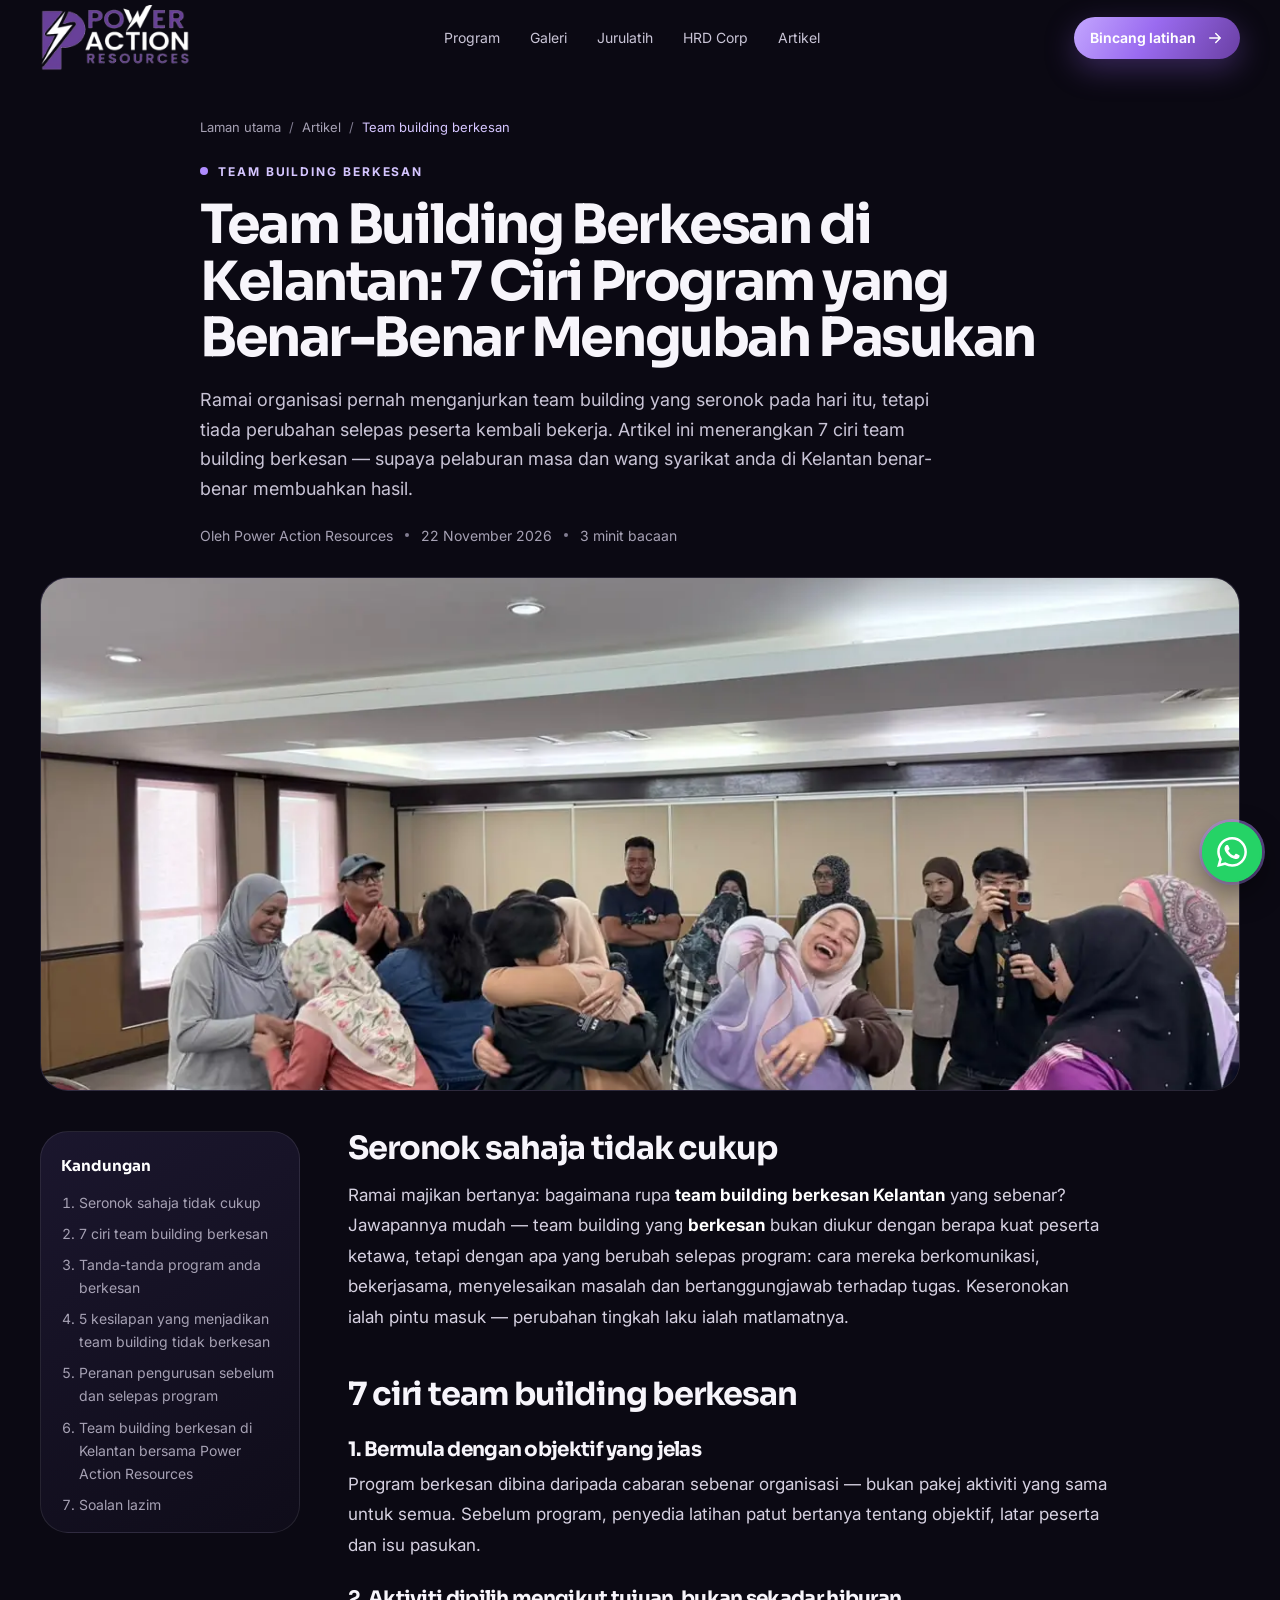
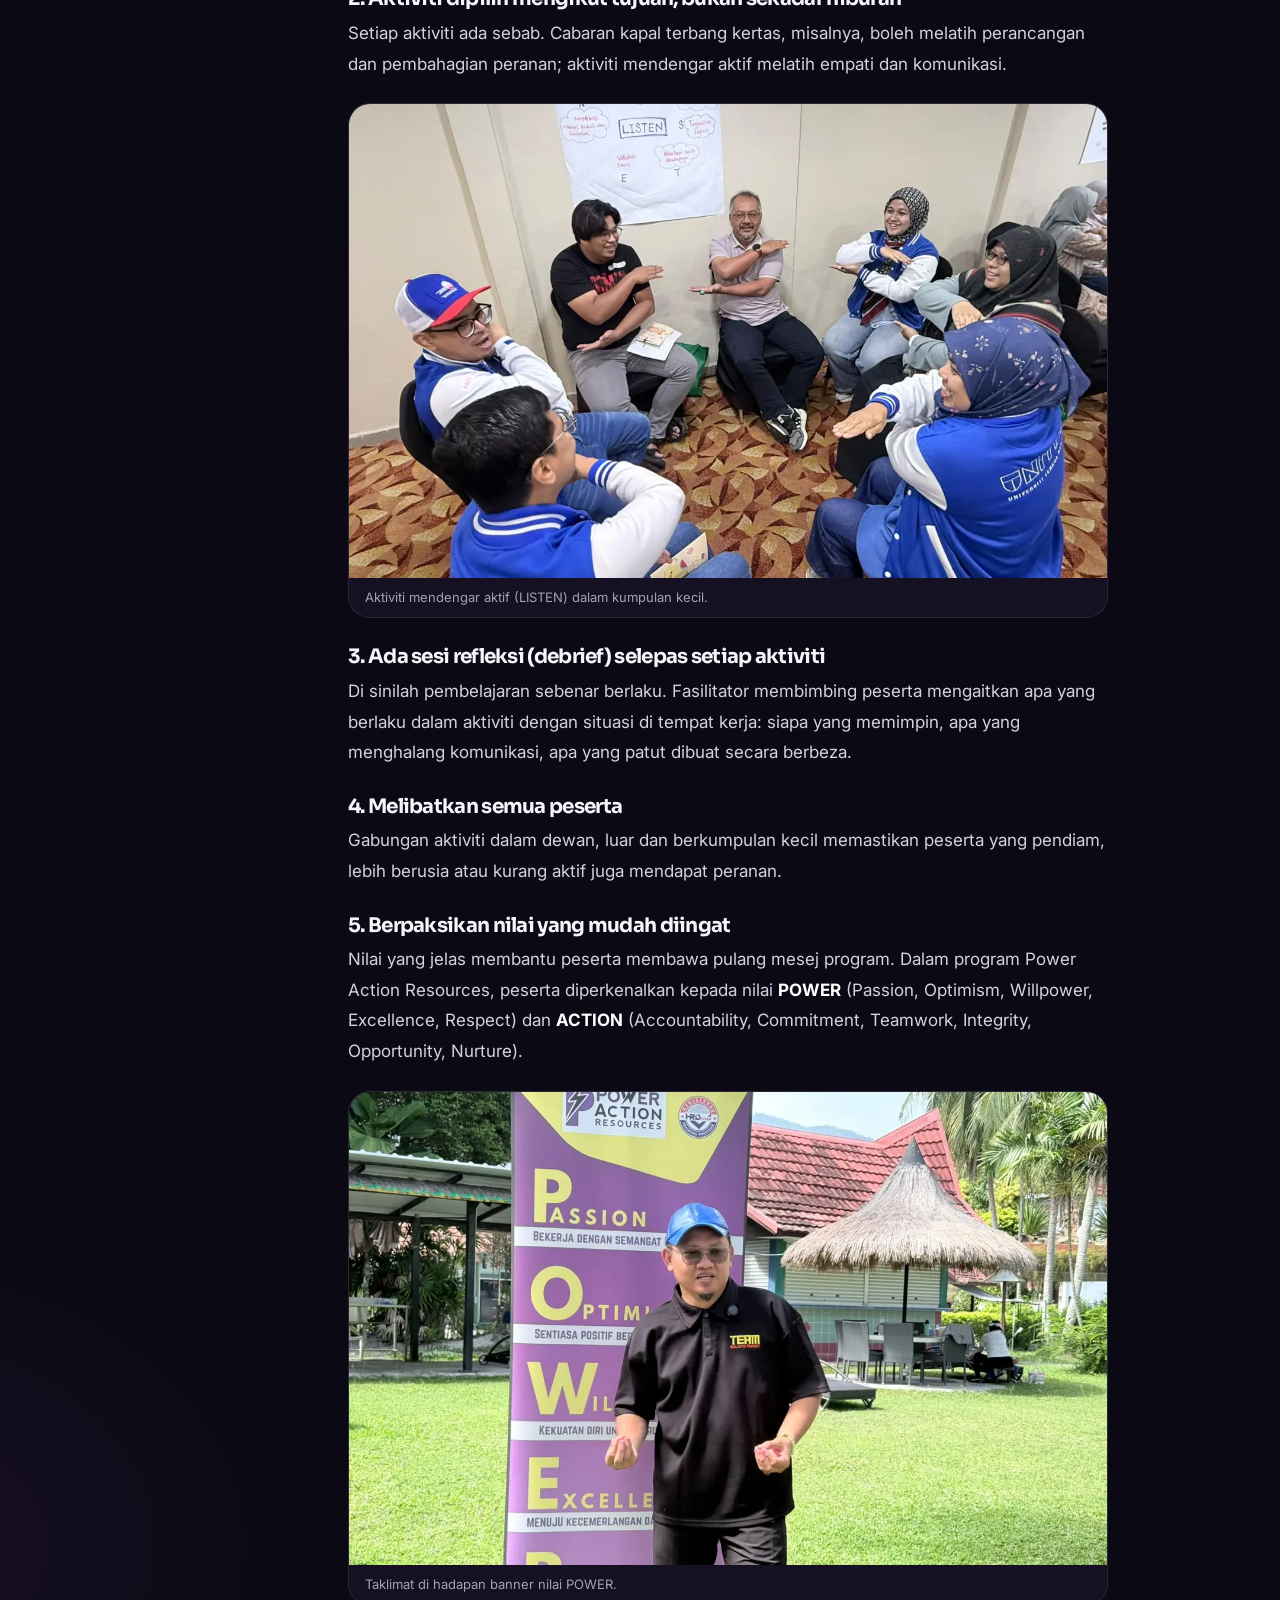
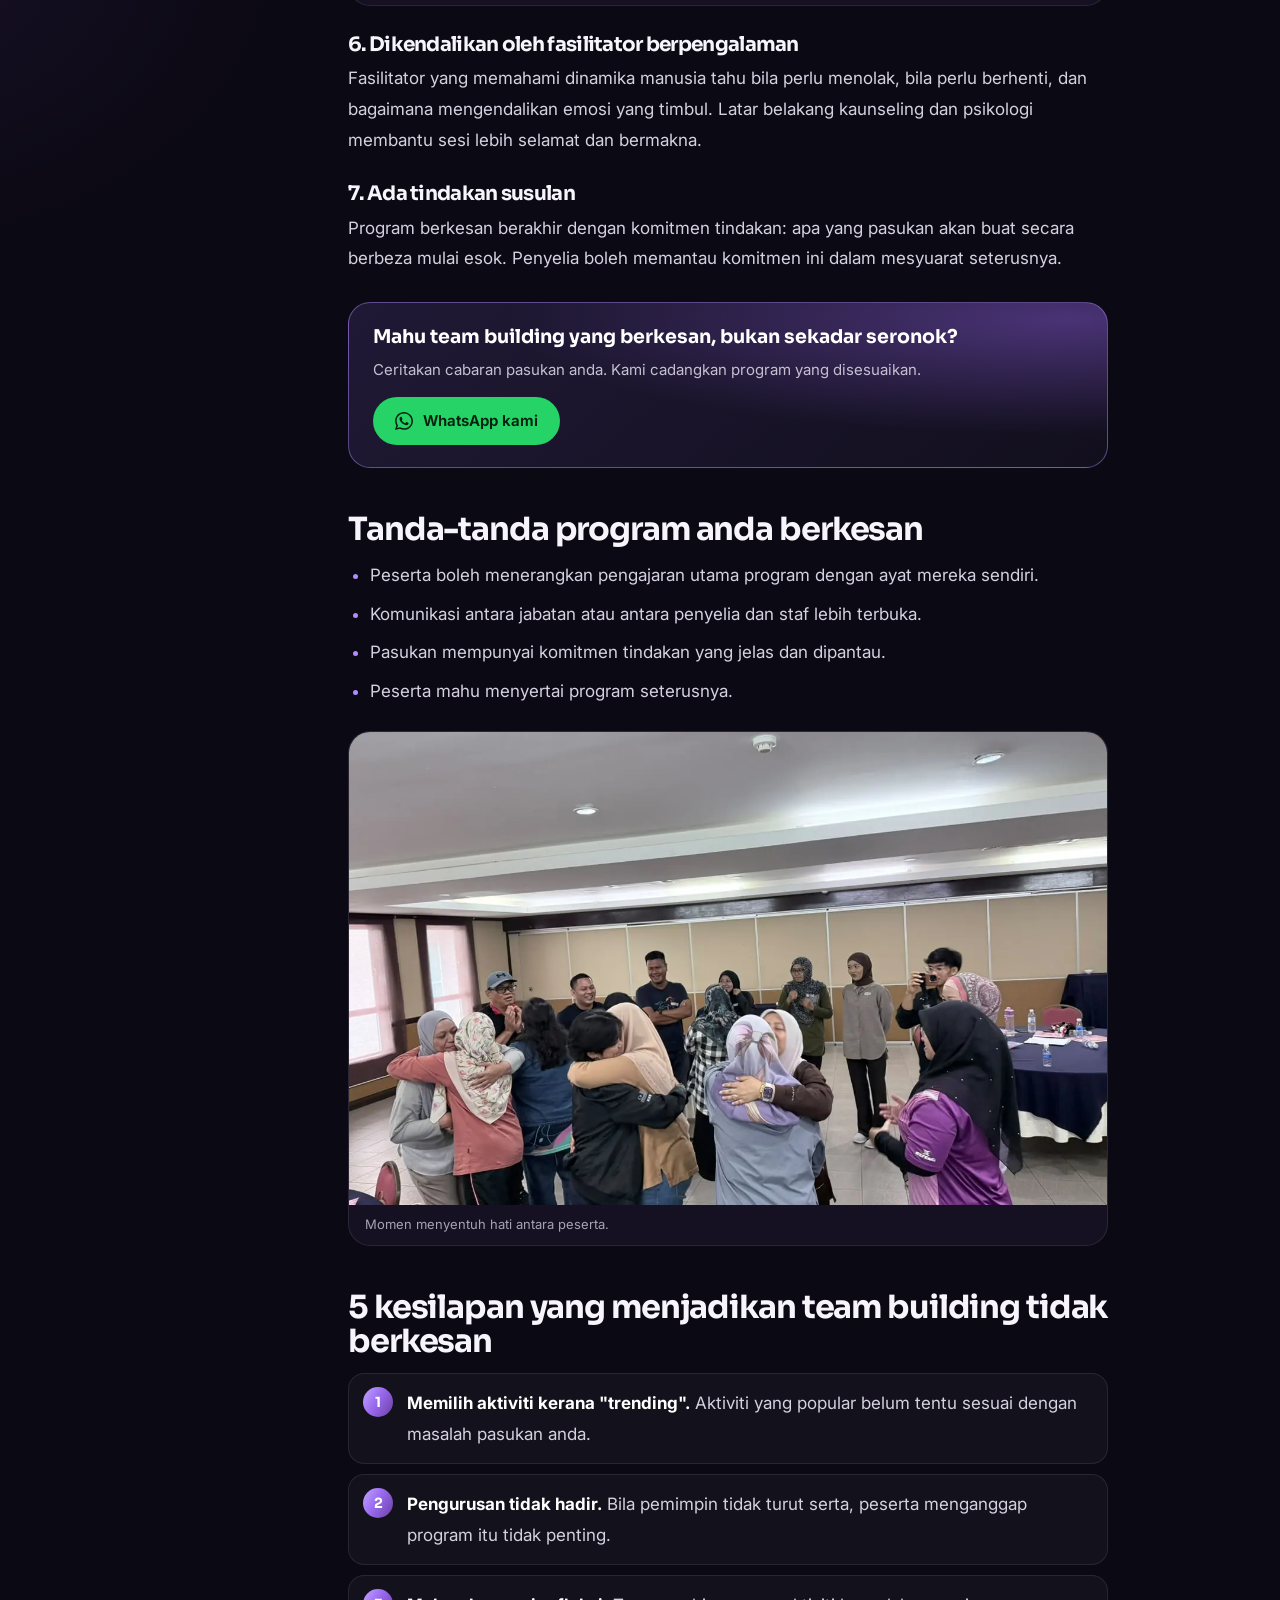
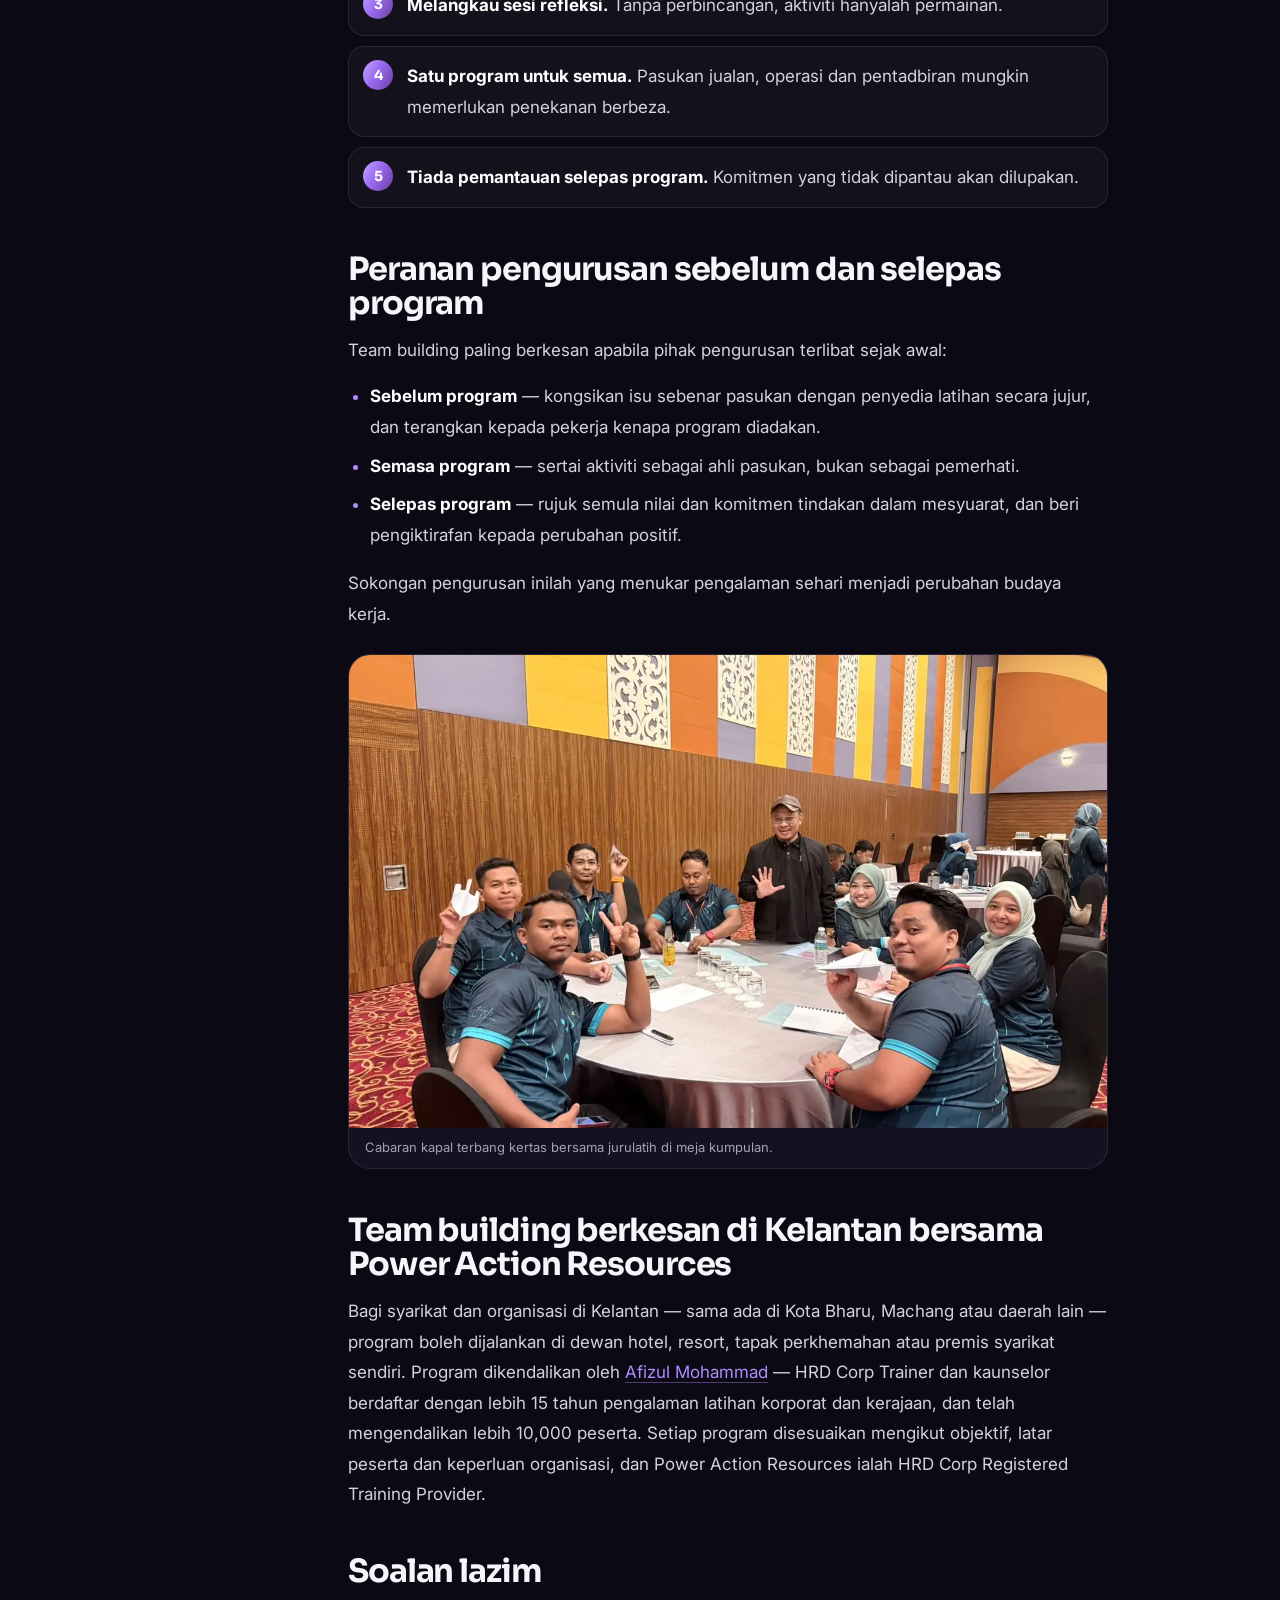
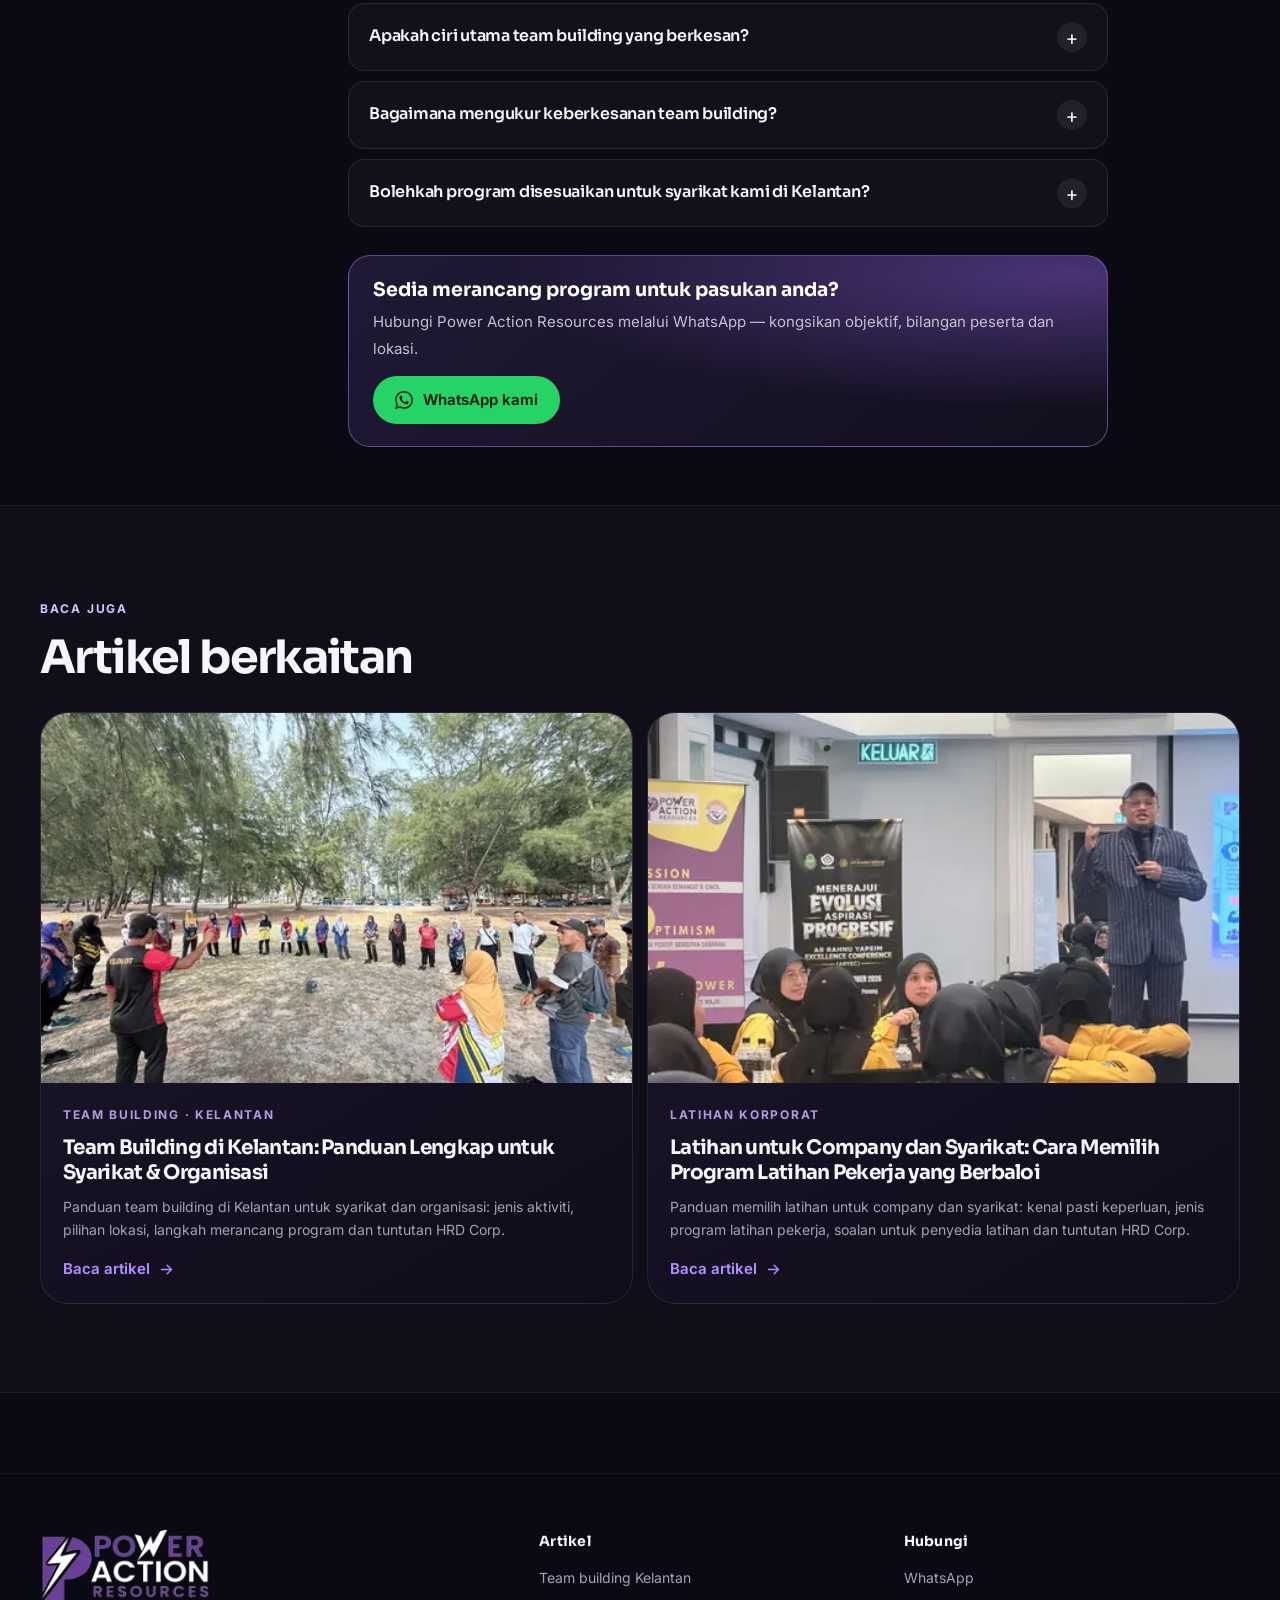
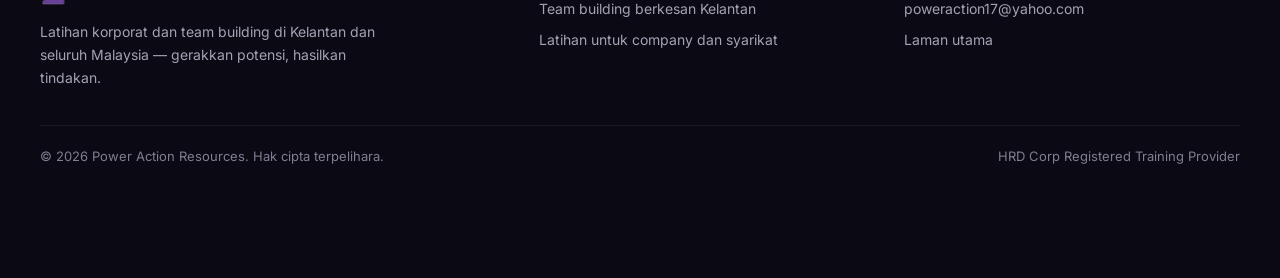
<file: artikel/team-building-berkesan-kelantan/index.html>
<!doctype html>
<html lang="ms">
<head>
<meta charset="utf-8">
<meta name="viewport" content="width=device-width, initial-scale=1, viewport-fit=cover">
<title>Team Building Berkesan Kelantan | 7 Ciri Program yang Mengubah Pasukan</title>
<meta name="description" content="Apa yang membezakan team building berkesan dengan sekadar hari aktiviti? 7 ciri program team building berkesan di Kelantan untuk syarikat dan organisasi.">
<meta name="theme-color" content="#0b0913">
<link rel="canonical" href="https://teambuildingbest.com/artikel/team-building-berkesan-kelantan/">
<link rel="alternate" hreflang="ms-MY" href="https://teambuildingbest.com/artikel/team-building-berkesan-kelantan/">
<link rel="alternate" hreflang="x-default" href="https://teambuildingbest.com/artikel/team-building-berkesan-kelantan/">
<meta property="og:type" content="article">
<meta property="og:locale" content="ms_MY">
<meta property="og:site_name" content="Power Action Resources">
<meta property="og:title" content="Team Building Berkesan Kelantan | 7 Ciri Program yang Mengubah Pasukan">
<meta property="og:description" content="Apa yang membezakan team building berkesan dengan sekadar hari aktiviti? 7 ciri program team building berkesan di Kelantan untuk syarikat dan organisasi.">
<meta property="og:url" content="https://teambuildingbest.com/artikel/team-building-berkesan-kelantan/">
<meta property="og:image" content="https://teambuildingbest.com/artikel/team-building-berkesan-kelantan/og.jpg">
<meta property="og:image:width" content="1200">
<meta property="og:image:height" content="630">
<meta name="twitter:card" content="summary_large_image">
<meta name="twitter:title" content="Team Building Berkesan Kelantan | 7 Ciri Program yang Mengubah Pasukan">
<meta name="twitter:description" content="Apa yang membezakan team building berkesan dengan sekadar hari aktiviti? 7 ciri program team building berkesan di Kelantan untuk syarikat dan organisasi.">
<meta name="twitter:image" content="https://teambuildingbest.com/artikel/team-building-berkesan-kelantan/og.jpg">
<meta property="article:published_time" content="2026-11-22">
<meta name="geo.region" content="MY-03">
<meta name="geo.placename" content="Kelantan">
<link rel="icon" type="image/png" sizes="48x48" href="../../favicon.png">
<link rel="apple-touch-icon" href="../../apple-touch-icon.png">
<link rel="manifest" href="../../site.webmanifest">
<link rel="preconnect" href="https://fonts.googleapis.com">
<link rel="preconnect" href="https://fonts.gstatic.com" crossorigin>
<link rel="preload" as="style" href="https://fonts.googleapis.com/css2?family=Inter:wght@400;500;600;700&family=Sora:wght@500;600;700;800&display=swap" onload="this.onload=null;this.rel='stylesheet'">
<noscript><link rel="stylesheet" href="https://fonts.googleapis.com/css2?family=Inter:wght@400;500;600;700&family=Sora:wght@500;600;700;800&display=swap"></noscript>
<link rel="stylesheet" href="../../css/style.css?v=9">
<script>document.documentElement.classList.add('js')</script>
<script type="application/ld+json">
{
 "@context": "https://schema.org",
 "@graph": [
  {
   "@type": "BlogPosting",
   "@id": "https://teambuildingbest.com/artikel/team-building-berkesan-kelantan/#artikel",
   "headline": "Team Building Berkesan di Kelantan: 7 Ciri Program yang Benar-Benar Mengubah Pasukan",
   "description": "Apa yang membezakan team building berkesan dengan sekadar hari aktiviti? 7 ciri program team building berkesan di Kelantan untuk syarikat dan organisasi.",
   "inLanguage": "ms-MY",
   "mainEntityOfPage": "https://teambuildingbest.com/artikel/team-building-berkesan-kelantan/",
   "url": "https://teambuildingbest.com/artikel/team-building-berkesan-kelantan/",
   "image": [
    "https://teambuildingbest.com/artikel/team-building-berkesan-kelantan/og.jpg",
    "https://teambuildingbest.com/assets/img/album-13-1280.webp"
   ],
   "datePublished": "2026-11-22",
   "dateModified": "2026-11-22",
   "keywords": [
    "team building berkesan Kelantan",
    "team building",
    "teambuilding",
    "Kelantan",
    "latihan korporat",
    "HRD Corp"
   ],
   "author": {
    "@type": "Organization",
    "name": "Power Action Resources",
    "url": "https://teambuildingbest.com/"
   },
   "publisher": {
    "@type": "Organization",
    "name": "Power Action Resources",
    "url": "https://teambuildingbest.com/",
    "logo": {
     "@type": "ImageObject",
     "url": "https://teambuildingbest.com/assets/img/logo-720.webp"
    }
   },
   "about": {
    "@id": "https://teambuildingbest.com/#organisasi"
   },
   "wordCount": 598
  },
  {
   "@type": "BreadcrumbList",
   "itemListElement": [
    {
     "@type": "ListItem",
     "position": 1,
     "name": "Laman utama",
     "item": "https://teambuildingbest.com/"
    },
    {
     "@type": "ListItem",
     "position": 2,
     "name": "Artikel",
     "item": "https://teambuildingbest.com/artikel/"
    },
    {
     "@type": "ListItem",
     "position": 3,
     "name": "Team Building Berkesan di Kelantan: 7 Ciri Program yang Benar-Benar Mengubah Pasukan",
     "item": "https://teambuildingbest.com/artikel/team-building-berkesan-kelantan/"
    }
   ]
  },
  {
   "@type": "FAQPage",
   "mainEntity": [
    {
     "@type": "Question",
     "name": "Apakah ciri utama team building yang berkesan?",
     "acceptedAnswer": {
      "@type": "Answer",
      "text": "Objektif yang jelas, aktiviti yang dipilih mengikut tujuan, sesi refleksi selepas aktiviti, penglibatan semua peserta, nilai yang mudah diingat, fasilitator berpengalaman dan tindakan susulan selepas program."
     }
    },
    {
     "@type": "Question",
     "name": "Bagaimana mengukur keberkesanan team building?",
     "acceptedAnswer": {
      "@type": "Answer",
      "text": "Lihat perubahan selepas program: komunikasi lebih terbuka, komitmen tindakan dipantau, dan peserta boleh menerangkan pengajaran program. Bincangkan cara pemantauan dengan penyedia latihan sebelum program."
     }
    },
    {
     "@type": "Question",
     "name": "Bolehkah program disesuaikan untuk syarikat kami di Kelantan?",
     "acceptedAnswer": {
      "@type": "Answer",
      "text": "Ya. Setiap program Power Action Resources disesuaikan mengikut objektif organisasi, latar peserta dan keperluan pasukan."
     }
    }
   ]
  }
 ]
}
</script>
</head>
<body>
<a class="skip" href="#utama">Langkau ke kandungan</a>
<header class="nav">
  <div class="wrap nav__in">
    <a class="nav__logo" href="../../" aria-label="Power Action Resources — laman utama">
      <img src="../../assets/img/logo-dark-360.webp" srcset="../../assets/img/logo-dark-360.webp 360w, ../../assets/img/logo-dark-720.webp 720w" sizes="150px" width="360" height="160" alt="Power Action Resources">
    </a>
    <nav aria-label="Navigasi utama">
      <ul class="nav__links">
        <li><a href="../../#program">Program</a></li>
        <li><a href="../../#galeri">Galeri</a></li>
        <li><a href="../../#jurulatih">Jurulatih</a></li>
        <li><a href="../../#hrdcorp">HRD Corp</a></li>
        <li><a href="../../artikel/">Artikel</a></li>
      </ul>
    </nav>
    <div class="nav__right">
      <a class="btn btn--brand btn--sm" href="https://wa.link/lsq0qn" target="_blank" rel="noopener" data-wa>Bincang latihan <svg viewBox="0 0 24 24" fill="none" stroke="currentColor" stroke-width="2" stroke-linecap="round" stroke-linejoin="round" aria-hidden="true"><path d="M5 12h14M13 6l6 6-6 6"/></svg></a>
      <button class="nav__toggle" type="button" aria-expanded="false" aria-controls="menu" aria-label="Buka menu"><svg viewBox="0 0 24 24" fill="none" stroke="currentColor" stroke-width="2" stroke-linecap="round" aria-hidden="true"><path d="M4 7h16M4 12h16M4 17h16"/></svg></button>
    </div>
  </div>
</header>
<div class="menu" id="menu" hidden>
  <a href="../../#program">Program</a>
  <a href="../../#galeri">Galeri</a>
  <a href="../../#jurulatih">Jurulatih</a>
  <a href="../../#hrdcorp">HRD Corp</a>
  <a href="../../artikel/">Artikel</a>
  <a class="btn btn--wa" href="https://wa.link/lsq0qn" target="_blank" rel="noopener" data-wa><svg viewBox="0 0 24 24" fill="currentColor" aria-hidden="true"><path d="M17.47 14.38c-.3-.15-1.76-.87-2.03-.97-.27-.1-.47-.15-.67.15-.2.3-.77.97-.94 1.16-.17.2-.35.22-.64.08-.3-.15-1.26-.46-2.39-1.48-.88-.79-1.48-1.76-1.65-2.06-.17-.3-.02-.46.13-.6.13-.14.3-.35.45-.52.15-.18.2-.3.3-.5.1-.2.05-.37-.03-.52-.07-.15-.67-1.61-.92-2.2-.24-.58-.49-.5-.67-.51h-.57c-.2 0-.52.07-.79.37-.27.3-1.04 1.02-1.04 2.48s1.07 2.88 1.21 3.07c.15.2 2.1 3.2 5.08 4.49.71.31 1.26.49 1.69.63.71.23 1.36.2 1.87.12.57-.09 1.76-.72 2-1.41.25-.7.25-1.29.18-1.42-.08-.12-.27-.2-.57-.35zM12.05 21.8h-.01a9.87 9.87 0 0 1-5.03-1.38l-.36-.21-3.74.98 1-3.65-.24-.37a9.86 9.86 0 0 1-1.51-5.26c0-5.45 4.44-9.88 9.89-9.88 2.64 0 5.12 1.03 6.99 2.9a9.83 9.83 0 0 1 2.89 7c0 5.45-4.44 9.88-9.88 9.88zm8.41-18.3A11.82 11.82 0 0 0 12.05 0C5.5 0 .16 5.34.16 11.89c0 2.1.55 4.14 1.59 5.95L.06 24l6.3-1.65a11.88 11.88 0 0 0 5.68 1.45h.01c6.55 0 11.89-5.34 11.89-11.89 0-3.18-1.24-6.16-3.48-8.41z"/></svg> WhatsApp kami</a>
</div>

<main id="utama">
<article class="art">
  <header class="art__head wrap">
    <nav class="crumbs" aria-label="Laluan"><a href="../../">Laman utama</a><span aria-hidden="true">/</span><a href="../../artikel/">Artikel</a><span aria-hidden="true">/</span><span aria-current="page">Team building berkesan</span></nav>
    <span class="eyebrow"><i class="pulse"></i>Team building berkesan</span>
    <h1>Team Building Berkesan di Kelantan: 7 Ciri Program yang Benar-Benar Mengubah Pasukan</h1>
    <p class="art__lead">Ramai organisasi pernah menganjurkan team building yang seronok pada hari itu, tetapi tiada perubahan selepas peserta kembali bekerja. Artikel ini menerangkan 7 ciri team building berkesan — supaya pelaburan masa dan wang syarikat anda di Kelantan benar-benar membuahkan hasil.</p>
    <div class="art__meta"><span>Oleh Power Action Resources</span><i></i><time datetime="2026-11-22">22 November 2026</time><i></i><span>3 minit bacaan</span></div>
  </header>
  <div class="wrap">
    <figure class="art__hero tile"><img src="../../assets/img/album-13-1280.webp" srcset="../../assets/img/album-13-480.webp 480w, ../../assets/img/album-13-1280.webp 1280w" sizes="(min-width:1200px) 1200px, 100vw" width="1280" height="960" alt="Peserta team building berpelukan dan ketawa bersama selepas aktiviti" fetchpriority="high" style="object-position:center 45%"></figure>
  </div>
  <div class="wrap art__layout">
    <aside class="art__toc"><div class="toc tile"><b>Kandungan</b><ol><li><a href="#beza">Seronok sahaja tidak cukup</a></li><li><a href="#tujuh-ciri">7 ciri team building berkesan</a></li><li><a href="#tanda">Tanda-tanda program anda berkesan</a></li><li><a href="#kesilapan">5 kesilapan yang menjadikan team building tidak berkesan</a></li><li><a href="#peranan-pengurusan">Peranan pengurusan sebelum dan selepas program</a></li><li><a href="#kenapa">Team building berkesan di Kelantan bersama Power Action Resources</a></li><li><a href="#soalan">Soalan lazim</a></li></ol></div></aside>
    <div class="art__body">
      <h2 id="beza">Seronok sahaja tidak cukup</h2>
<p>Ramai majikan bertanya: bagaimana rupa <strong>team building berkesan Kelantan</strong> yang sebenar? Jawapannya mudah — team building yang <strong>berkesan</strong> bukan diukur dengan berapa kuat peserta ketawa, tetapi dengan apa yang berubah selepas program: cara mereka berkomunikasi, bekerjasama, menyelesaikan masalah dan bertanggungjawab terhadap tugas. Keseronokan ialah pintu masuk — perubahan tingkah laku ialah matlamatnya.</p>
<h2 id="tujuh-ciri">7 ciri team building berkesan</h2>
<h3>1. Bermula dengan objektif yang jelas</h3>
<p>Program berkesan dibina daripada cabaran sebenar organisasi — bukan pakej aktiviti yang sama untuk semua. Sebelum program, penyedia latihan patut bertanya tentang objektif, latar peserta dan isu pasukan.</p>
<h3>2. Aktiviti dipilih mengikut tujuan, bukan sekadar hiburan</h3>
<p>Setiap aktiviti ada sebab. Cabaran kapal terbang kertas, misalnya, boleh melatih perancangan dan pembahagian peranan; aktiviti mendengar aktif melatih empati dan komunikasi.</p>
<figure class="art__fig"><img src="../../assets/img/album-15-1280.webp" srcset="../../assets/img/album-15-480.webp 480w, ../../assets/img/album-15-1280.webp 1280w" sizes="(min-width:800px) 720px, 100vw" width="1280" height="960" alt="Peserta duduk dalam bulatan membuat aktiviti tangan di hadapan poster LISTEN" loading="lazy" style="object-position:center"><figcaption>Aktiviti mendengar aktif (LISTEN) dalam kumpulan kecil.</figcaption></figure>
<h3>3. Ada sesi refleksi (debrief) selepas setiap aktiviti</h3>
<p>Di sinilah pembelajaran sebenar berlaku. Fasilitator membimbing peserta mengaitkan apa yang berlaku dalam aktiviti dengan situasi di tempat kerja: siapa yang memimpin, apa yang menghalang komunikasi, apa yang patut dibuat secara berbeza.</p>
<h3>4. Melibatkan semua peserta</h3>
<p>Gabungan aktiviti dalam dewan, luar dan berkumpulan kecil memastikan peserta yang pendiam, lebih berusia atau kurang aktif juga mendapat peranan.</p>
<h3>5. Berpaksikan nilai yang mudah diingat</h3>
<p>Nilai yang jelas membantu peserta membawa pulang mesej program. Dalam program Power Action Resources, peserta diperkenalkan kepada nilai <strong>POWER</strong> (Passion, Optimism, Willpower, Excellence, Respect) dan <strong>ACTION</strong> (Accountability, Commitment, Teamwork, Integrity, Opportunity, Nurture).</p>
<figure class="art__fig"><img src="../../assets/img/album-36-1280.webp" srcset="../../assets/img/album-36-480.webp 480w, ../../assets/img/album-36-1280.webp 1280w" sizes="(min-width:800px) 720px, 100vw" width="1280" height="960" alt="Jurulatih memberi taklimat di luar di hadapan banner nilai POWER" loading="lazy" style="object-position:center 35%"><figcaption>Taklimat di hadapan banner nilai POWER.</figcaption></figure>
<h3>6. Dikendalikan oleh fasilitator berpengalaman</h3>
<p>Fasilitator yang memahami dinamika manusia tahu bila perlu menolak, bila perlu berhenti, dan bagaimana mengendalikan emosi yang timbul. Latar belakang kaunseling dan psikologi membantu sesi lebih selamat dan bermakna.</p>
<h3>7. Ada tindakan susulan</h3>
<p>Program berkesan berakhir dengan komitmen tindakan: apa yang pasukan akan buat secara berbeza mulai esok. Penyelia boleh memantau komitmen ini dalam mesyuarat seterusnya.</p>
<aside class="art__cta"><div><b>Mahu team building yang berkesan, bukan sekadar seronok?</b><p>Ceritakan cabaran pasukan anda. Kami cadangkan program yang disesuaikan.</p></div><a class="btn btn--wa" href="https://wa.link/lsq0qn" target="_blank" rel="noopener" data-wa><svg viewBox="0 0 24 24" fill="currentColor" aria-hidden="true"><path d="M17.47 14.38c-.3-.15-1.76-.87-2.03-.97-.27-.1-.47-.15-.67.15-.2.3-.77.97-.94 1.16-.17.2-.35.22-.64.08-.3-.15-1.26-.46-2.39-1.48-.88-.79-1.48-1.76-1.65-2.06-.17-.3-.02-.46.13-.6.13-.14.3-.35.45-.52.15-.18.2-.3.3-.5.1-.2.05-.37-.03-.52-.07-.15-.67-1.61-.92-2.2-.24-.58-.49-.5-.67-.51h-.57c-.2 0-.52.07-.79.37-.27.3-1.04 1.02-1.04 2.48s1.07 2.88 1.21 3.07c.15.2 2.1 3.2 5.08 4.49.71.31 1.26.49 1.69.63.71.23 1.36.2 1.87.12.57-.09 1.76-.72 2-1.41.25-.7.25-1.29.18-1.42-.08-.12-.27-.2-.57-.35zM12.05 21.8h-.01a9.87 9.87 0 0 1-5.03-1.38l-.36-.21-3.74.98 1-3.65-.24-.37a9.86 9.86 0 0 1-1.51-5.26c0-5.45 4.44-9.88 9.89-9.88 2.64 0 5.12 1.03 6.99 2.9a9.83 9.83 0 0 1 2.89 7c0 5.45-4.44 9.88-9.88 9.88zm8.41-18.3A11.82 11.82 0 0 0 12.05 0C5.5 0 .16 5.34.16 11.89c0 2.1.55 4.14 1.59 5.95L.06 24l6.3-1.65a11.88 11.88 0 0 0 5.68 1.45h.01c6.55 0 11.89-5.34 11.89-11.89 0-3.18-1.24-6.16-3.48-8.41z"/></svg> WhatsApp kami</a></aside><h2 id="tanda">Tanda-tanda program anda berkesan</h2>
<ul>
<li>Peserta boleh menerangkan pengajaran utama program dengan ayat mereka sendiri.</li>
<li>Komunikasi antara jabatan atau antara penyelia dan staf lebih terbuka.</li>
<li>Pasukan mempunyai komitmen tindakan yang jelas dan dipantau.</li>
<li>Peserta mahu menyertai program seterusnya.</li>
</ul>
<figure class="art__fig"><img src="../../assets/img/album-12-1280.webp" srcset="../../assets/img/album-12-480.webp 480w, ../../assets/img/album-12-1280.webp 1280w" sizes="(min-width:800px) 720px, 100vw" width="1280" height="960" alt="Peserta saling berpelukan selepas aktiviti" loading="lazy" style="object-position:center"><figcaption>Momen menyentuh hati antara peserta.</figcaption></figure>
<h2 id="kesilapan">5 kesilapan yang menjadikan team building tidak berkesan</h2>
<ol class="art__steps">
<li><b>Memilih aktiviti kerana "trending".</b> Aktiviti yang popular belum tentu sesuai dengan masalah pasukan anda.</li>
<li><b>Pengurusan tidak hadir.</b> Bila pemimpin tidak turut serta, peserta menganggap program itu tidak penting.</li>
<li><b>Melangkau sesi refleksi.</b> Tanpa perbincangan, aktiviti hanyalah permainan.</li>
<li><b>Satu program untuk semua.</b> Pasukan jualan, operasi dan pentadbiran mungkin memerlukan penekanan berbeza.</li>
<li><b>Tiada pemantauan selepas program.</b> Komitmen yang tidak dipantau akan dilupakan.</li>
</ol>
<h2 id="peranan-pengurusan">Peranan pengurusan sebelum dan selepas program</h2>
<p>Team building paling berkesan apabila pihak pengurusan terlibat sejak awal:</p>
<ul>
<li><strong>Sebelum program</strong> — kongsikan isu sebenar pasukan dengan penyedia latihan secara jujur, dan terangkan kepada pekerja kenapa program diadakan.</li>
<li><strong>Semasa program</strong> — sertai aktiviti sebagai ahli pasukan, bukan sebagai pemerhati.</li>
<li><strong>Selepas program</strong> — rujuk semula nilai dan komitmen tindakan dalam mesyuarat, dan beri pengiktirafan kepada perubahan positif.</li>
</ul>
<p>Sokongan pengurusan inilah yang menukar pengalaman sehari menjadi perubahan budaya kerja.</p>
<figure class="art__fig"><img src="../../assets/img/album-23-1280.webp" srcset="../../assets/img/album-23-480.webp 480w, ../../assets/img/album-23-1280.webp 1280w" sizes="(min-width:800px) 720px, 100vw" width="1280" height="960" alt="Peserta di meja bulat menunjukkan kapal terbang kertas bersama jurulatih" loading="lazy" style="object-position:center"><figcaption>Cabaran kapal terbang kertas bersama jurulatih di meja kumpulan.</figcaption></figure>
<h2 id="kenapa">Team building berkesan di Kelantan bersama Power Action Resources</h2>
<p>Bagi syarikat dan organisasi di Kelantan — sama ada di Kota Bharu, Machang atau daerah lain — program boleh dijalankan di dewan hotel, resort, tapak perkhemahan atau premis syarikat sendiri. Program dikendalikan oleh <a href="../../#jurulatih">Afizul Mohammad</a> — HRD Corp Trainer dan kaunselor berdaftar dengan lebih 15 tahun pengalaman latihan korporat dan kerajaan, dan telah mengendalikan lebih 10,000 peserta. Setiap program disesuaikan mengikut objektif, latar peserta dan keperluan organisasi, dan Power Action Resources ialah HRD Corp Registered Training Provider.</p>

      <h2 id="soalan">Soalan lazim</h2>
      <div class="faq"><details><summary>Apakah ciri utama team building yang berkesan?</summary><p>Objektif yang jelas, aktiviti yang dipilih mengikut tujuan, sesi refleksi selepas aktiviti, penglibatan semua peserta, nilai yang mudah diingat, fasilitator berpengalaman dan tindakan susulan selepas program.</p></details>
<details><summary>Bagaimana mengukur keberkesanan team building?</summary><p>Lihat perubahan selepas program: komunikasi lebih terbuka, komitmen tindakan dipantau, dan peserta boleh menerangkan pengajaran program. Bincangkan cara pemantauan dengan penyedia latihan sebelum program.</p></details>
<details><summary>Bolehkah program disesuaikan untuk syarikat kami di Kelantan?</summary><p>Ya. Setiap program Power Action Resources disesuaikan mengikut objektif organisasi, latar peserta dan keperluan pasukan.</p></details></div>
      <aside class="art__cta"><div><b>Sedia merancang program untuk pasukan anda?</b><p>Hubungi Power Action Resources melalui WhatsApp — kongsikan objektif, bilangan peserta dan lokasi.</p></div><a class="btn btn--wa" href="https://wa.link/lsq0qn" target="_blank" rel="noopener" data-wa><svg viewBox="0 0 24 24" fill="currentColor" aria-hidden="true"><path d="M17.47 14.38c-.3-.15-1.76-.87-2.03-.97-.27-.1-.47-.15-.67.15-.2.3-.77.97-.94 1.16-.17.2-.35.22-.64.08-.3-.15-1.26-.46-2.39-1.48-.88-.79-1.48-1.76-1.65-2.06-.17-.3-.02-.46.13-.6.13-.14.3-.35.45-.52.15-.18.2-.3.3-.5.1-.2.05-.37-.03-.52-.07-.15-.67-1.61-.92-2.2-.24-.58-.49-.5-.67-.51h-.57c-.2 0-.52.07-.79.37-.27.3-1.04 1.02-1.04 2.48s1.07 2.88 1.21 3.07c.15.2 2.1 3.2 5.08 4.49.71.31 1.26.49 1.69.63.71.23 1.36.2 1.87.12.57-.09 1.76-.72 2-1.41.25-.7.25-1.29.18-1.42-.08-.12-.27-.2-.57-.35zM12.05 21.8h-.01a9.87 9.87 0 0 1-5.03-1.38l-.36-.21-3.74.98 1-3.65-.24-.37a9.86 9.86 0 0 1-1.51-5.26c0-5.45 4.44-9.88 9.89-9.88 2.64 0 5.12 1.03 6.99 2.9a9.83 9.83 0 0 1 2.89 7c0 5.45-4.44 9.88-9.88 9.88zm8.41-18.3A11.82 11.82 0 0 0 12.05 0C5.5 0 .16 5.34.16 11.89c0 2.1.55 4.14 1.59 5.95L.06 24l6.3-1.65a11.88 11.88 0 0 0 5.68 1.45h.01c6.55 0 11.89-5.34 11.89-11.89 0-3.18-1.24-6.16-3.48-8.41z"/></svg> WhatsApp kami</a></aside>
    </div>
  </div>
</article>
<section class="section section--band" aria-labelledby="rel-h">
  <div class="wrap">
    <div class="head"><div><span class="eyebrow">Baca juga</span><h2 id="rel-h">Artikel berkaitan</h2></div></div>
    <div class="posts posts--2"><a class="tile tile--hover post" href="../../artikel/team-building-kelantan/">
  <div class="post__img"><img src="../../assets/img/album-04-480.webp" width="480" height="360" alt="Peserta team building berdiri dalam bulatan besar di kawasan pantai berpokok ru" loading="lazy" style="object-position:center 60%"></div>
  <div class="post__body"><span class="post__kw">Team building · Kelantan</span><h3>Team Building di Kelantan: Panduan Lengkap untuk Syarikat &amp; Organisasi</h3><p>Panduan team building di Kelantan untuk syarikat dan organisasi: jenis aktiviti, pilihan lokasi, langkah merancang program dan tuntutan HRD Corp.</p><span class="link-arrow">Baca artikel <svg viewBox="0 0 24 24" fill="none" stroke="currentColor" stroke-width="2" stroke-linecap="round" stroke-linejoin="round" aria-hidden="true"><path d="M5 12h14M13 6l6 6-6 6"/></svg></span></div>
</a><a class="tile tile--hover post" href="../../artikel/latihan-untuk-company-dan-syarikat/">
  <div class="post__img"><img src="../../assets/img/album-29-480.webp" width="480" height="360" alt="Jurulatih berucap di hadapan peserta persidangan syarikat" loading="lazy" style="object-position:center 30%"></div>
  <div class="post__body"><span class="post__kw">Latihan korporat</span><h3>Latihan untuk Company dan Syarikat: Cara Memilih Program Latihan Pekerja yang Berbaloi</h3><p>Panduan memilih latihan untuk company dan syarikat: kenal pasti keperluan, jenis program latihan pekerja, soalan untuk penyedia latihan dan tuntutan HRD Corp.</p><span class="link-arrow">Baca artikel <svg viewBox="0 0 24 24" fill="none" stroke="currentColor" stroke-width="2" stroke-linecap="round" stroke-linejoin="round" aria-hidden="true"><path d="M5 12h14M13 6l6 6-6 6"/></svg></span></div>
</a></div>
  </div>
</section>
</main>
<footer class="footer">
  <div class="wrap">
    <div class="footer__grid">
      <div class="footer__brand">
        <img src="../../assets/img/logo-dark-360.webp" width="360" height="160" alt="Power Action Resources" loading="lazy">
        <p>Latihan korporat dan team building di Kelantan dan seluruh Malaysia — gerakkan potensi, hasilkan tindakan.</p>
      </div>
      <div>
        <h4>Artikel</h4>
        <ul><li><a href="../../artikel/team-building-kelantan/">Team building Kelantan</a></li><li><a href="../../artikel/team-building-berkesan-kelantan/">Team building berkesan Kelantan</a></li><li><a href="../../artikel/latihan-untuk-company-dan-syarikat/">Latihan untuk company dan syarikat</a></li></ul>
      </div>
      <div>
        <h4>Hubungi</h4>
        <ul><li><a href="https://wa.link/lsq0qn" target="_blank" rel="noopener" data-wa>WhatsApp</a></li><li><a href="mailto:poweraction17@yahoo.com">poweraction17@yahoo.com</a></li><li><a href="../../">Laman utama</a></li></ul>
      </div>
    </div>
    <div class="footer__base"><span>© <span id="year">2026</span> Power Action Resources. Hak cipta terpelihara.</span><span>HRD Corp Registered Training Provider</span></div>
  </div>
</footer>
<a class="fab" href="https://wa.link/lsq0qn" target="_blank" rel="noopener" data-wa aria-label="Hubungi Power Action Resources melalui WhatsApp"><svg viewBox="0 0 24 24" fill="currentColor" aria-hidden="true"><path d="M17.47 14.38c-.3-.15-1.76-.87-2.03-.97-.27-.1-.47-.15-.67.15-.2.3-.77.97-.94 1.16-.17.2-.35.22-.64.08-.3-.15-1.26-.46-2.39-1.48-.88-.79-1.48-1.76-1.65-2.06-.17-.3-.02-.46.13-.6.13-.14.3-.35.45-.52.15-.18.2-.3.3-.5.1-.2.05-.37-.03-.52-.07-.15-.67-1.61-.92-2.2-.24-.58-.49-.5-.67-.51h-.57c-.2 0-.52.07-.79.37-.27.3-1.04 1.02-1.04 2.48s1.07 2.88 1.21 3.07c.15.2 2.1 3.2 5.08 4.49.71.31 1.26.49 1.69.63.71.23 1.36.2 1.87.12.57-.09 1.76-.72 2-1.41.25-.7.25-1.29.18-1.42-.08-.12-.27-.2-.57-.35zM12.05 21.8h-.01a9.87 9.87 0 0 1-5.03-1.38l-.36-.21-3.74.98 1-3.65-.24-.37a9.86 9.86 0 0 1-1.51-5.26c0-5.45 4.44-9.88 9.89-9.88 2.64 0 5.12 1.03 6.99 2.9a9.83 9.83 0 0 1 2.89 7c0 5.45-4.44 9.88-9.88 9.88zm8.41-18.3A11.82 11.82 0 0 0 12.05 0C5.5 0 .16 5.34.16 11.89c0 2.1.55 4.14 1.59 5.95L.06 24l6.3-1.65a11.88 11.88 0 0 0 5.68 1.45h.01c6.55 0 11.89-5.34 11.89-11.89 0-3.18-1.24-6.16-3.48-8.41z"/></svg><span class="fab__tip">Bincang latihan</span></a>
<script src="../../js/main.js?v=9" defer></script>
</body>
</html>
</file>
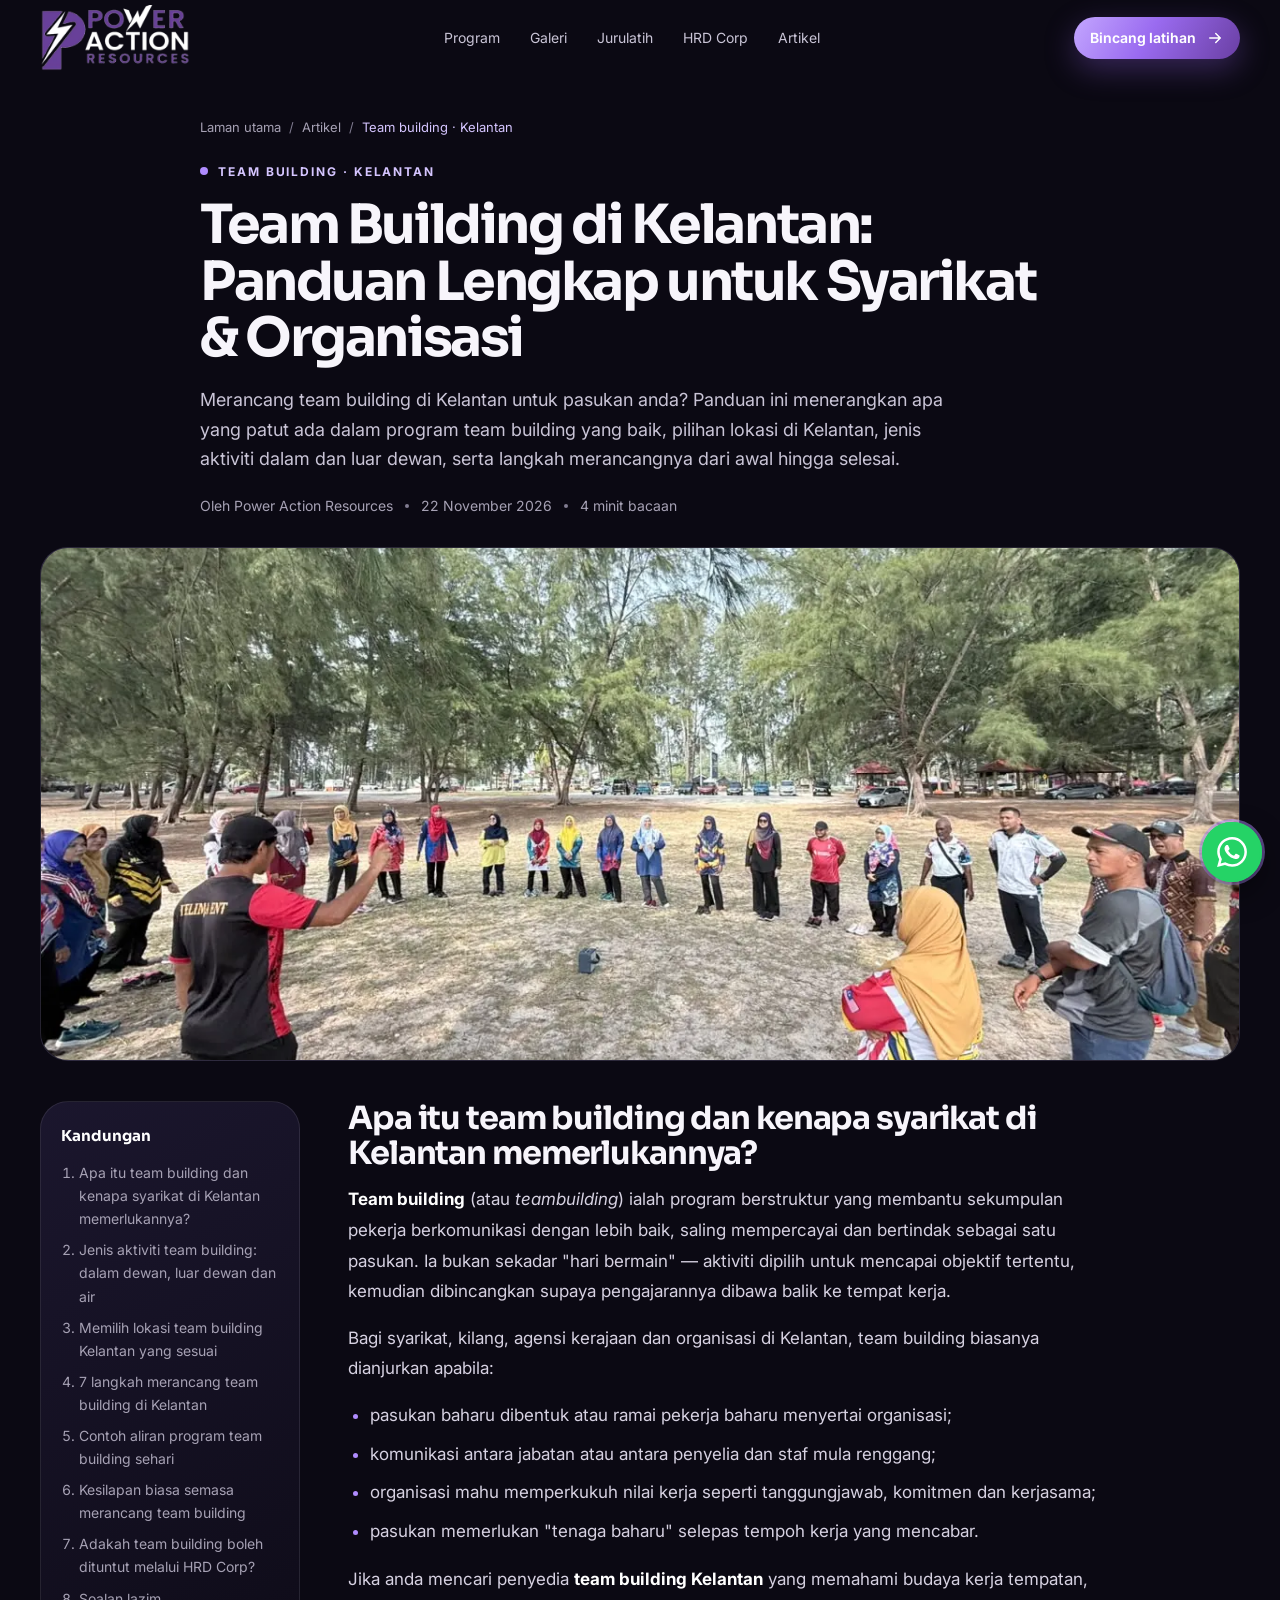
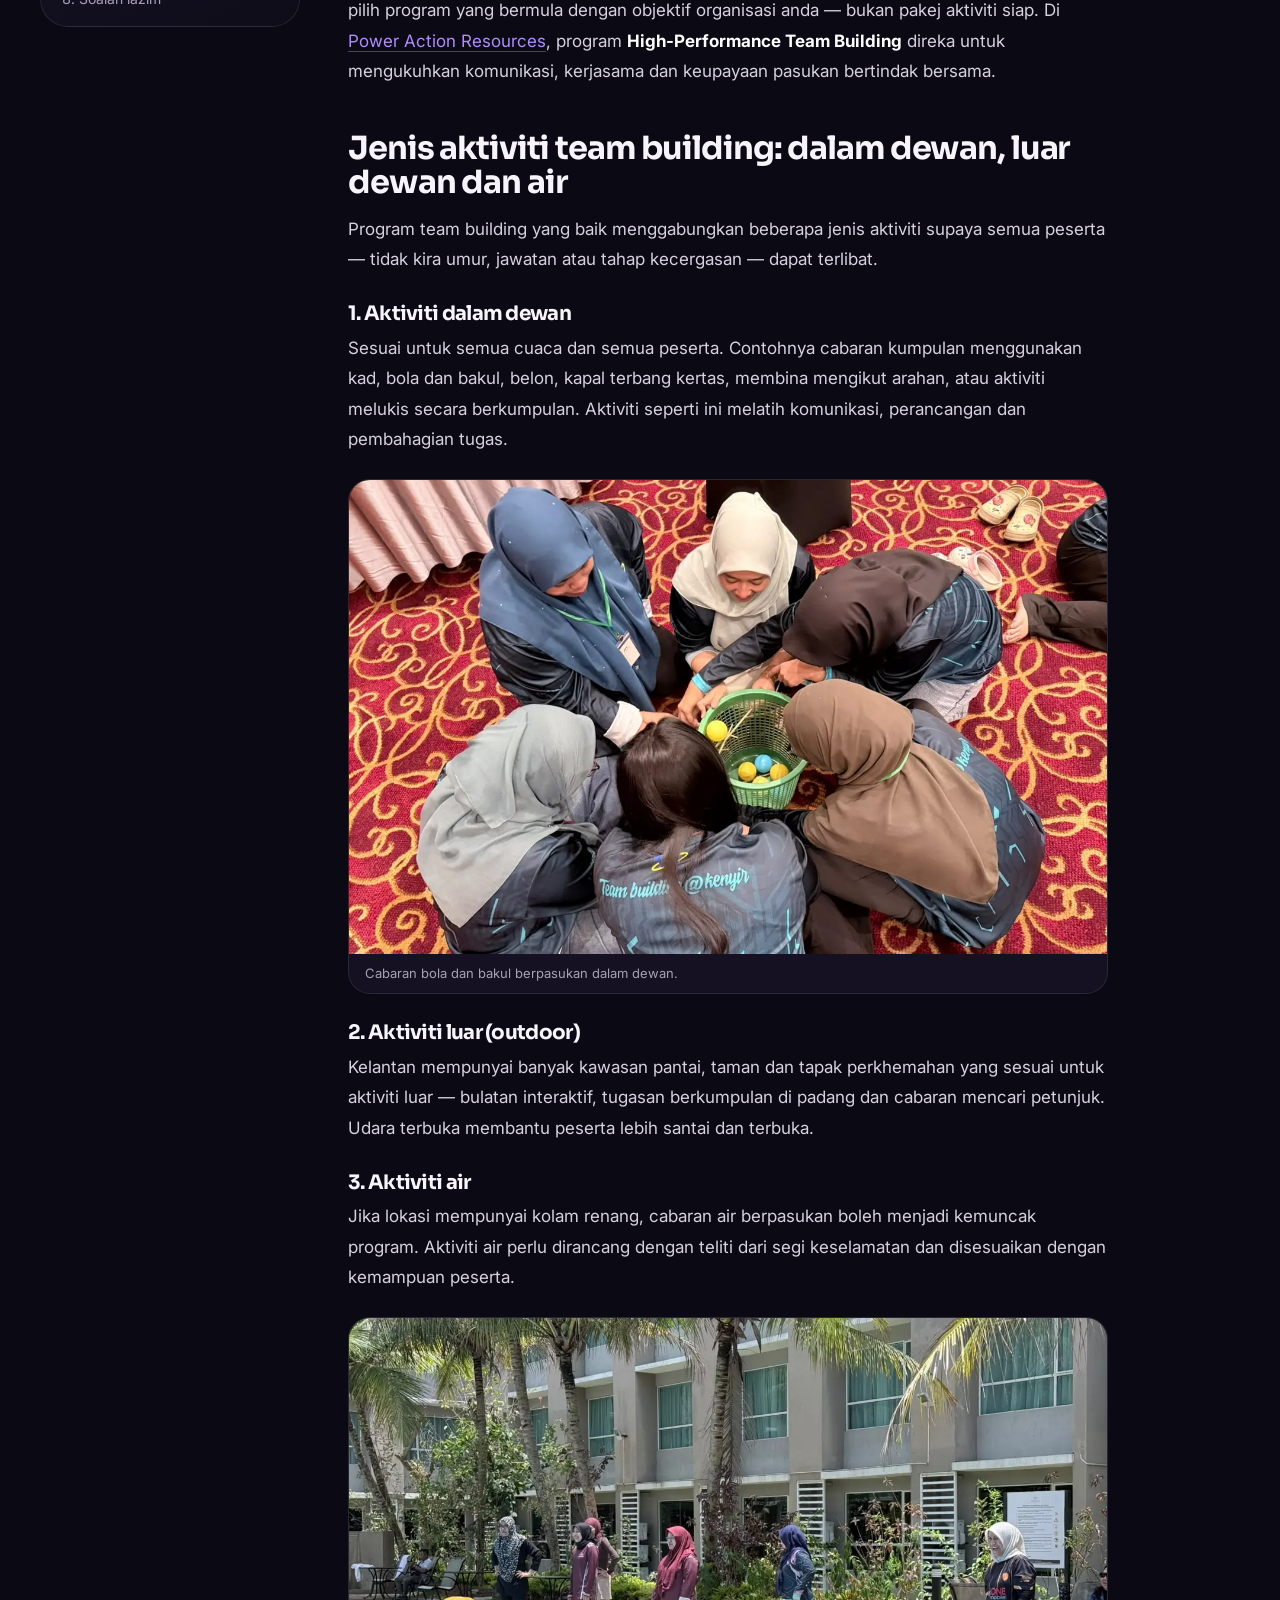
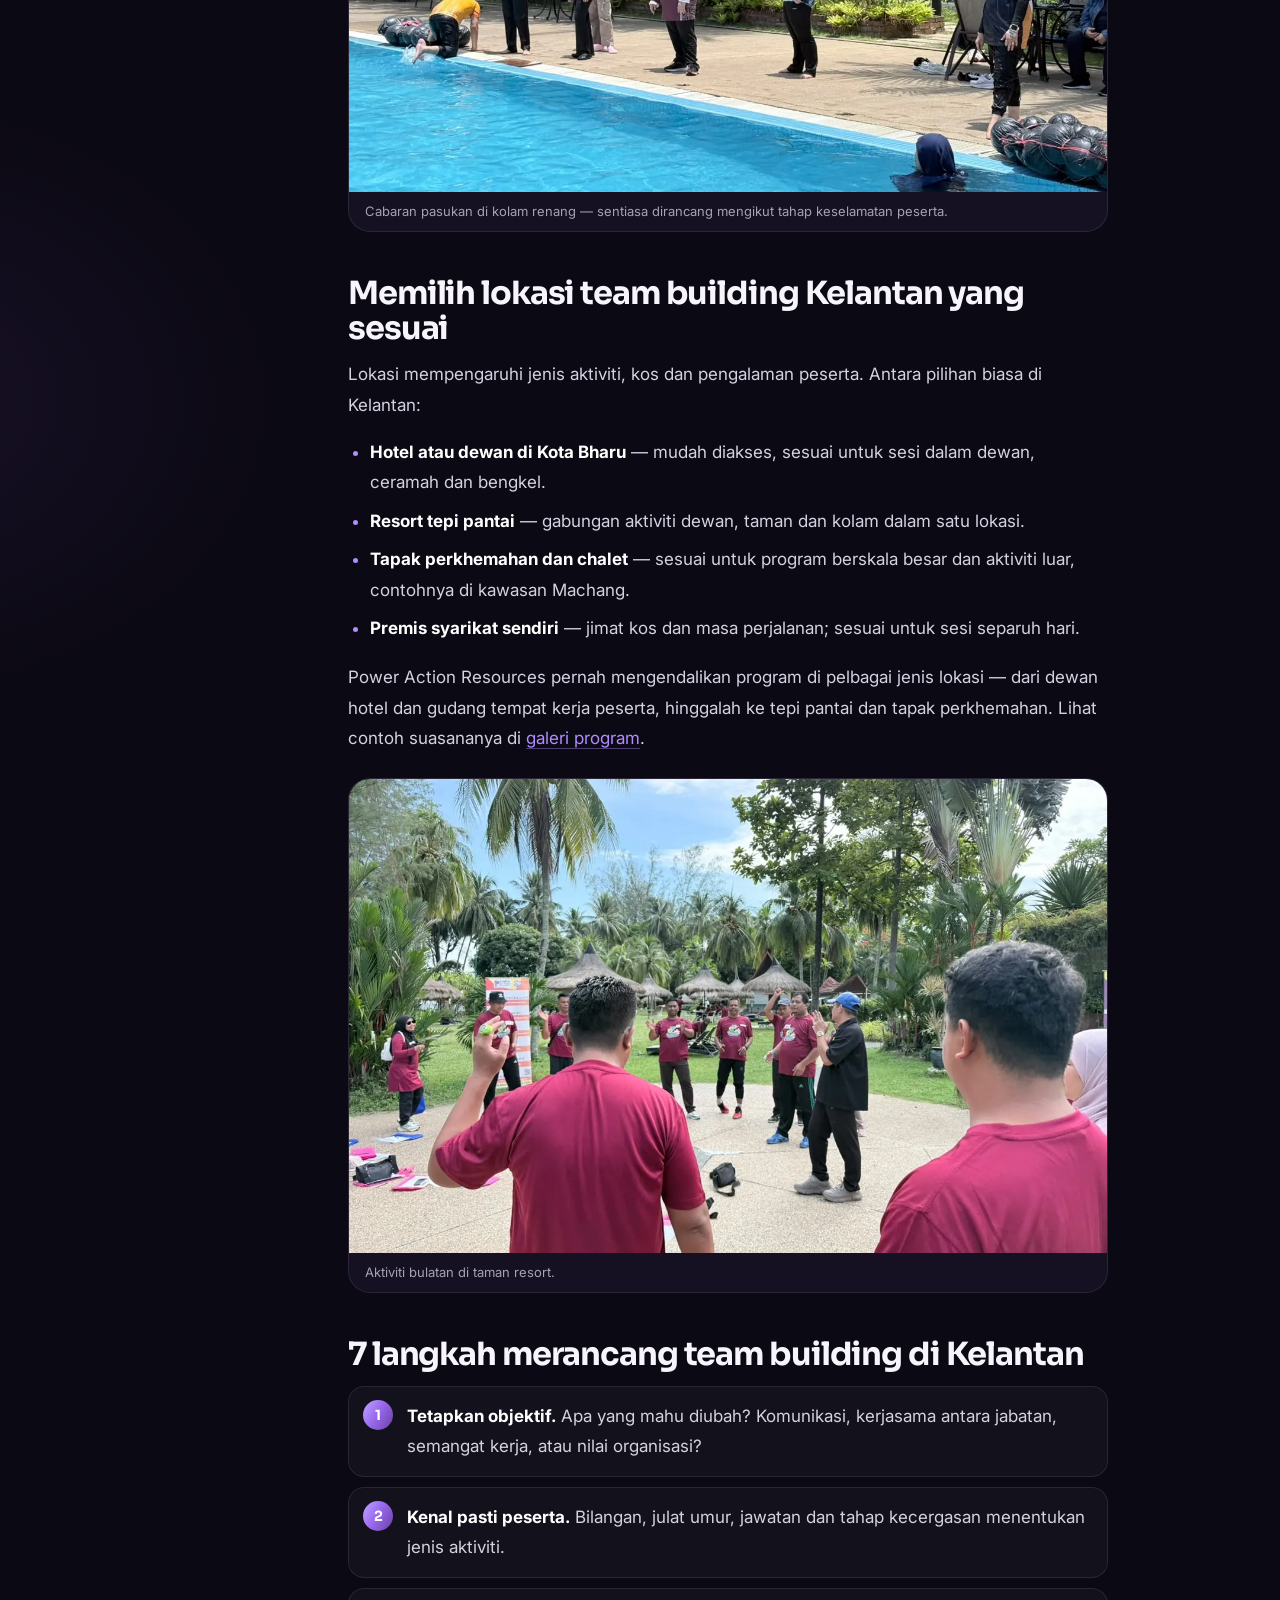
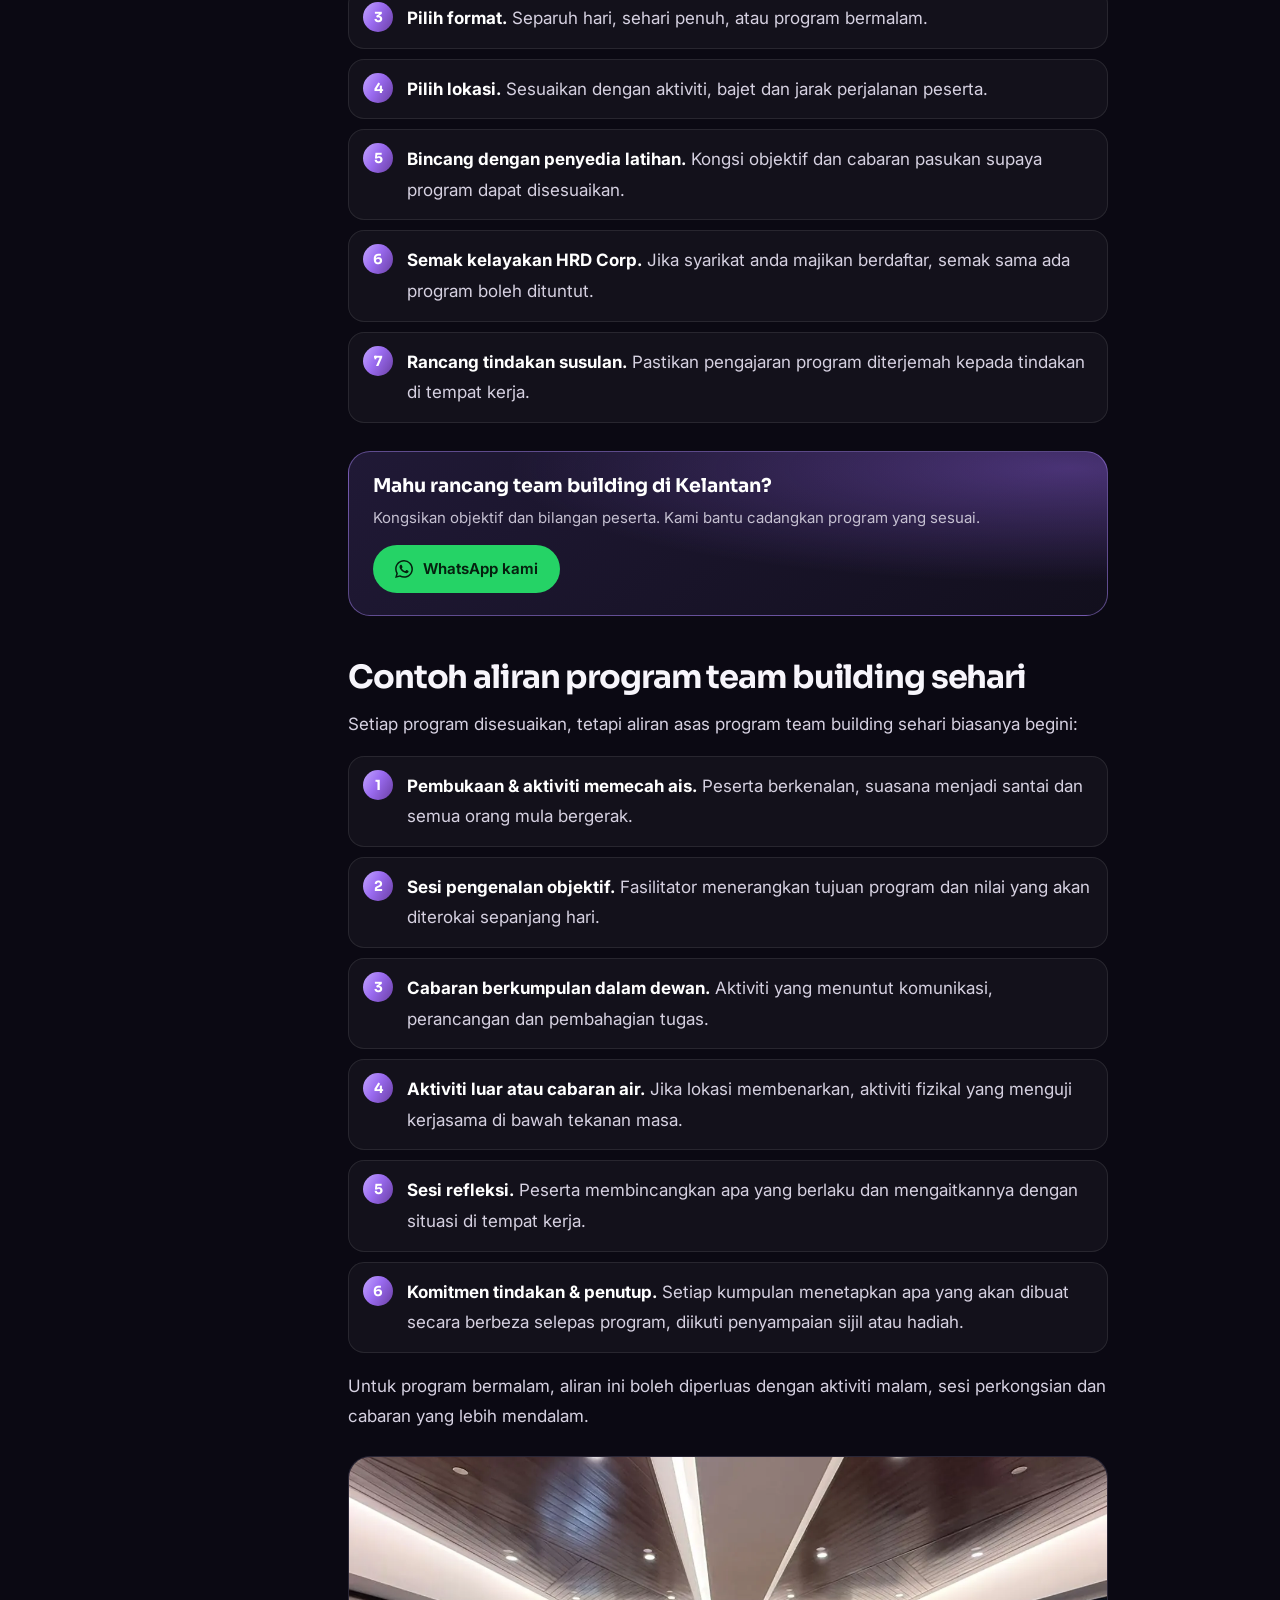
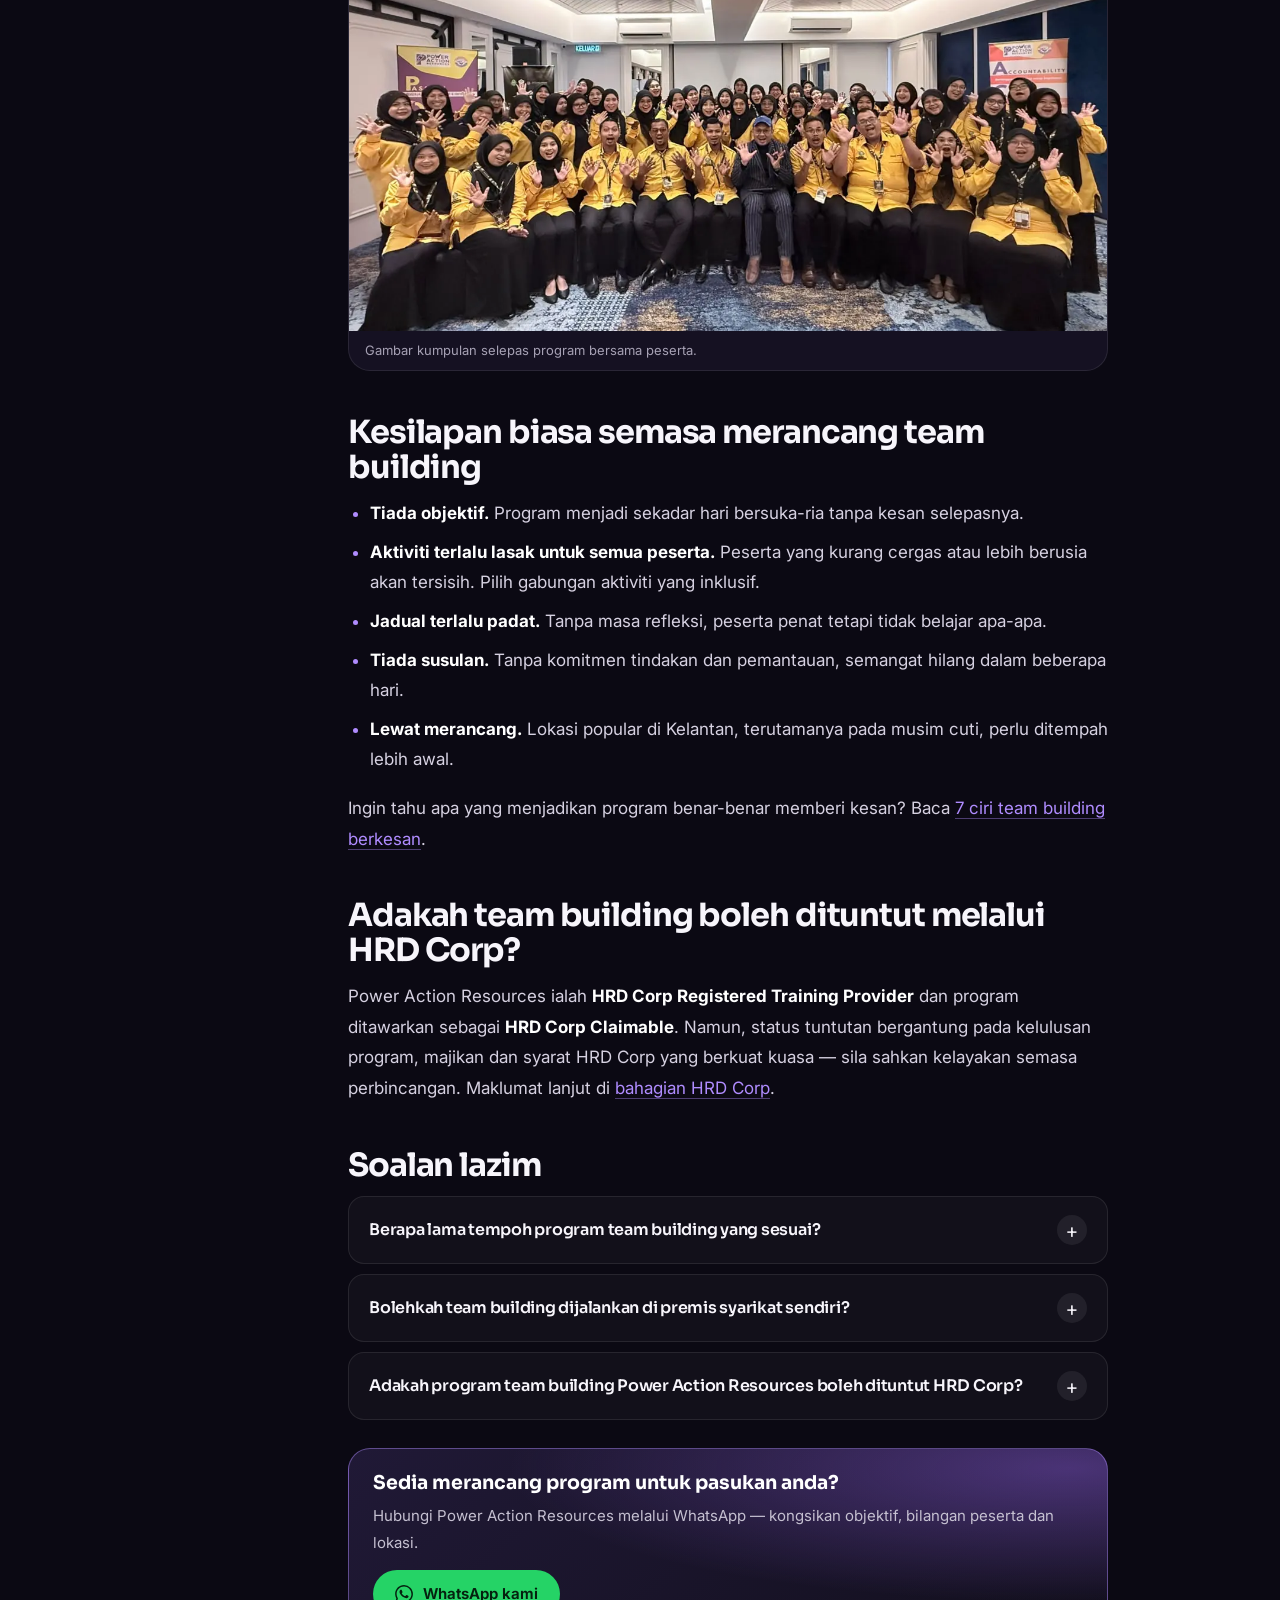
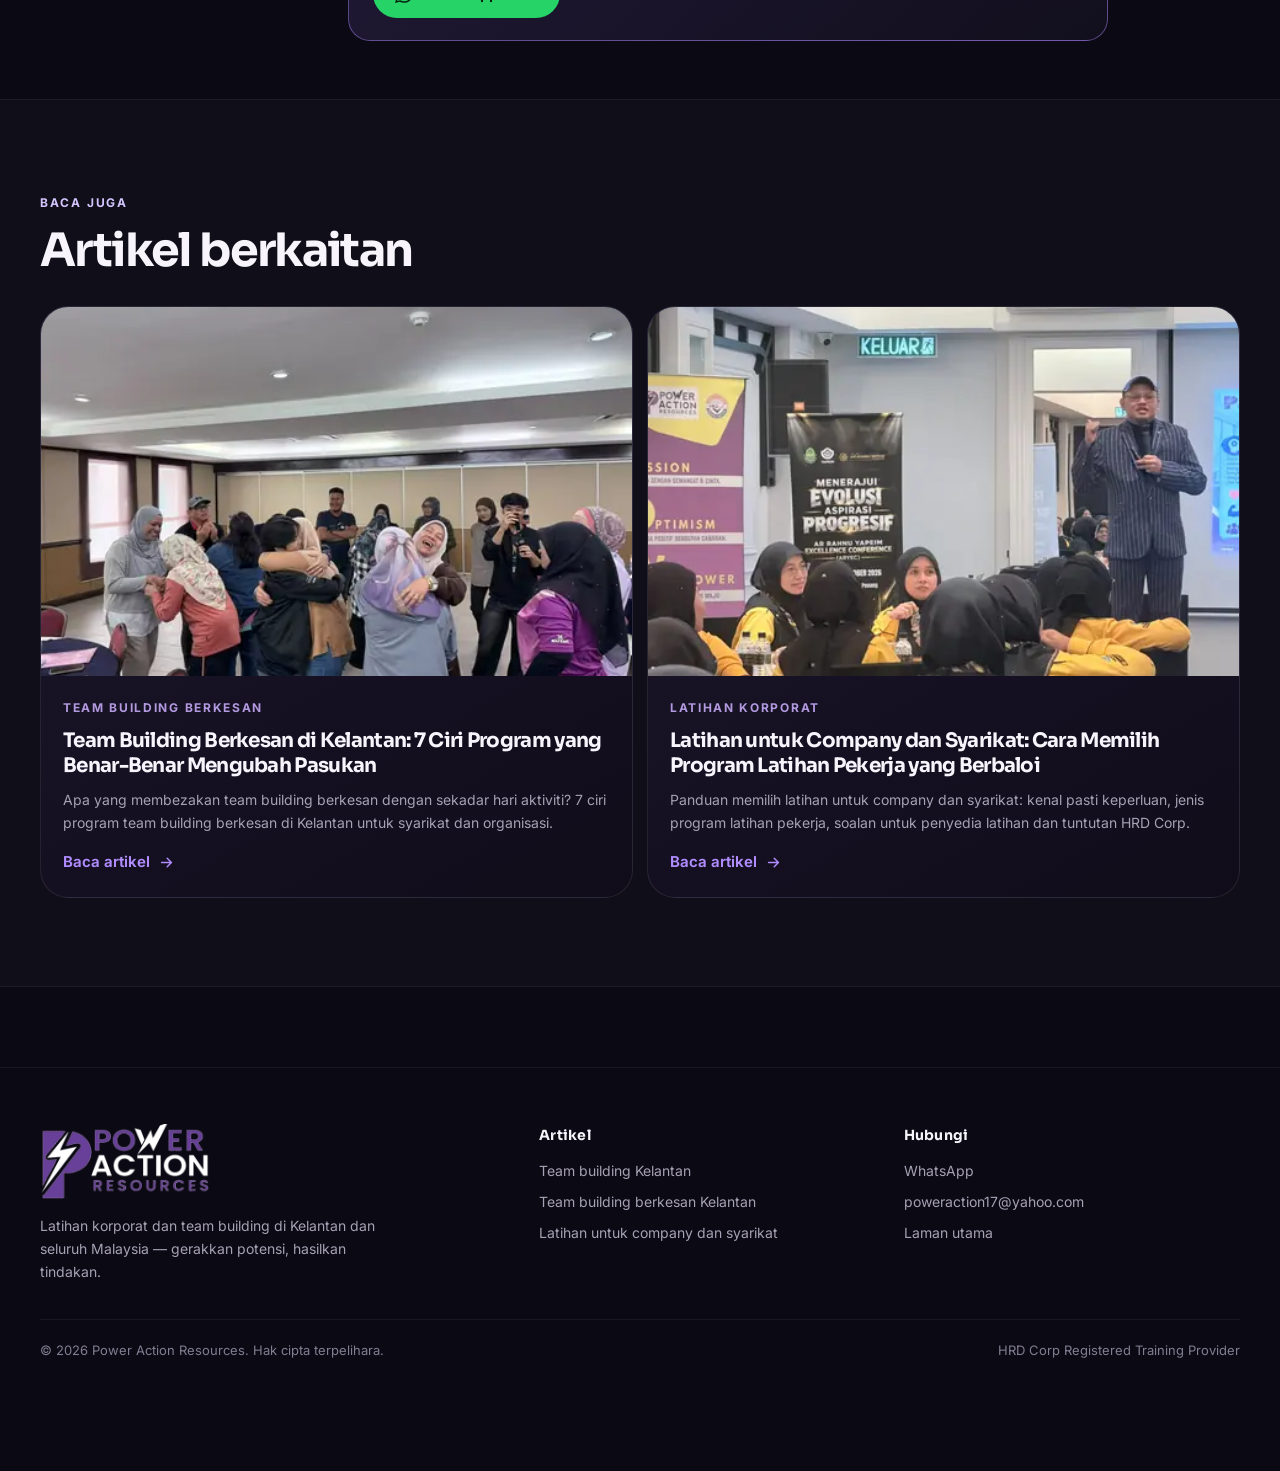
<file: artikel/team-building-kelantan/index.html>
<!doctype html>
<html lang="ms">
<head>
<meta charset="utf-8">
<meta name="viewport" content="width=device-width, initial-scale=1, viewport-fit=cover">
<title>Team Building Kelantan | Panduan Lengkap untuk Syarikat (2026)</title>
<meta name="description" content="Panduan team building di Kelantan untuk syarikat dan organisasi: jenis aktiviti, pilihan lokasi, langkah merancang program dan tuntutan HRD Corp.">
<meta name="theme-color" content="#0b0913">
<link rel="canonical" href="https://teambuildingbest.com/artikel/team-building-kelantan/">
<link rel="alternate" hreflang="ms-MY" href="https://teambuildingbest.com/artikel/team-building-kelantan/">
<link rel="alternate" hreflang="x-default" href="https://teambuildingbest.com/artikel/team-building-kelantan/">
<meta property="og:type" content="article">
<meta property="og:locale" content="ms_MY">
<meta property="og:site_name" content="Power Action Resources">
<meta property="og:title" content="Team Building Kelantan | Panduan Lengkap untuk Syarikat (2026)">
<meta property="og:description" content="Panduan team building di Kelantan untuk syarikat dan organisasi: jenis aktiviti, pilihan lokasi, langkah merancang program dan tuntutan HRD Corp.">
<meta property="og:url" content="https://teambuildingbest.com/artikel/team-building-kelantan/">
<meta property="og:image" content="https://teambuildingbest.com/artikel/team-building-kelantan/og.jpg">
<meta property="og:image:width" content="1200">
<meta property="og:image:height" content="630">
<meta name="twitter:card" content="summary_large_image">
<meta name="twitter:title" content="Team Building Kelantan | Panduan Lengkap untuk Syarikat (2026)">
<meta name="twitter:description" content="Panduan team building di Kelantan untuk syarikat dan organisasi: jenis aktiviti, pilihan lokasi, langkah merancang program dan tuntutan HRD Corp.">
<meta name="twitter:image" content="https://teambuildingbest.com/artikel/team-building-kelantan/og.jpg">
<meta property="article:published_time" content="2026-11-22">
<meta name="geo.region" content="MY-03">
<meta name="geo.placename" content="Kelantan">
<link rel="icon" type="image/png" sizes="48x48" href="../../favicon.png">
<link rel="apple-touch-icon" href="../../apple-touch-icon.png">
<link rel="manifest" href="../../site.webmanifest">
<link rel="preconnect" href="https://fonts.googleapis.com">
<link rel="preconnect" href="https://fonts.gstatic.com" crossorigin>
<link rel="preload" as="style" href="https://fonts.googleapis.com/css2?family=Inter:wght@400;500;600;700&family=Sora:wght@500;600;700;800&display=swap" onload="this.onload=null;this.rel='stylesheet'">
<noscript><link rel="stylesheet" href="https://fonts.googleapis.com/css2?family=Inter:wght@400;500;600;700&family=Sora:wght@500;600;700;800&display=swap"></noscript>
<link rel="stylesheet" href="../../css/style.css?v=9">
<script>document.documentElement.classList.add('js')</script>
<script type="application/ld+json">
{
 "@context": "https://schema.org",
 "@graph": [
  {
   "@type": "BlogPosting",
   "@id": "https://teambuildingbest.com/artikel/team-building-kelantan/#artikel",
   "headline": "Team Building di Kelantan: Panduan Lengkap untuk Syarikat & Organisasi",
   "description": "Panduan team building di Kelantan untuk syarikat dan organisasi: jenis aktiviti, pilihan lokasi, langkah merancang program dan tuntutan HRD Corp.",
   "inLanguage": "ms-MY",
   "mainEntityOfPage": "https://teambuildingbest.com/artikel/team-building-kelantan/",
   "url": "https://teambuildingbest.com/artikel/team-building-kelantan/",
   "image": [
    "https://teambuildingbest.com/artikel/team-building-kelantan/og.jpg",
    "https://teambuildingbest.com/assets/img/album-04-1280.webp"
   ],
   "datePublished": "2026-11-22",
   "dateModified": "2026-11-22",
   "keywords": [
    "team building Kelantan",
    "team building",
    "teambuilding",
    "Kelantan",
    "latihan korporat",
    "HRD Corp"
   ],
   "author": {
    "@type": "Organization",
    "name": "Power Action Resources",
    "url": "https://teambuildingbest.com/"
   },
   "publisher": {
    "@type": "Organization",
    "name": "Power Action Resources",
    "url": "https://teambuildingbest.com/",
    "logo": {
     "@type": "ImageObject",
     "url": "https://teambuildingbest.com/assets/img/logo-720.webp"
    }
   },
   "about": {
    "@id": "https://teambuildingbest.com/#organisasi"
   },
   "wordCount": 816
  },
  {
   "@type": "BreadcrumbList",
   "itemListElement": [
    {
     "@type": "ListItem",
     "position": 1,
     "name": "Laman utama",
     "item": "https://teambuildingbest.com/"
    },
    {
     "@type": "ListItem",
     "position": 2,
     "name": "Artikel",
     "item": "https://teambuildingbest.com/artikel/"
    },
    {
     "@type": "ListItem",
     "position": 3,
     "name": "Team Building di Kelantan: Panduan Lengkap untuk Syarikat & Organisasi",
     "item": "https://teambuildingbest.com/artikel/team-building-kelantan/"
    }
   ]
  },
  {
   "@type": "FAQPage",
   "mainEntity": [
    {
     "@type": "Question",
     "name": "Berapa lama tempoh program team building yang sesuai?",
     "acceptedAnswer": {
      "@type": "Answer",
      "text": "Bergantung pada objektif dan bilangan peserta. Program boleh dijalankan separuh hari, sehari penuh atau bermalam; tempoh dan aktiviti disesuaikan dengan keperluan organisasi."
     }
    },
    {
     "@type": "Question",
     "name": "Bolehkah team building dijalankan di premis syarikat sendiri?",
     "acceptedAnswer": {
      "@type": "Answer",
      "text": "Boleh. Aktiviti dalam dewan seperti cabaran kumpulan, melukis berkumpulan dan bengkel boleh dijalankan di bilik mesyuarat, dewan atau ruang lapang di premis syarikat."
     }
    },
    {
     "@type": "Question",
     "name": "Adakah program team building Power Action Resources boleh dituntut HRD Corp?",
     "acceptedAnswer": {
      "@type": "Answer",
      "text": "Power Action Resources ialah HRD Corp Registered Training Provider dan program ditawarkan sebagai HRD Corp Claimable, tertakluk kepada kelulusan program, majikan dan syarat HRD Corp yang berkuat kuasa."
     }
    }
   ]
  }
 ]
}
</script>
</head>
<body>
<a class="skip" href="#utama">Langkau ke kandungan</a>
<header class="nav">
  <div class="wrap nav__in">
    <a class="nav__logo" href="../../" aria-label="Power Action Resources — laman utama">
      <img src="../../assets/img/logo-dark-360.webp" srcset="../../assets/img/logo-dark-360.webp 360w, ../../assets/img/logo-dark-720.webp 720w" sizes="150px" width="360" height="160" alt="Power Action Resources">
    </a>
    <nav aria-label="Navigasi utama">
      <ul class="nav__links">
        <li><a href="../../#program">Program</a></li>
        <li><a href="../../#galeri">Galeri</a></li>
        <li><a href="../../#jurulatih">Jurulatih</a></li>
        <li><a href="../../#hrdcorp">HRD Corp</a></li>
        <li><a href="../../artikel/">Artikel</a></li>
      </ul>
    </nav>
    <div class="nav__right">
      <a class="btn btn--brand btn--sm" href="https://wa.link/lsq0qn" target="_blank" rel="noopener" data-wa>Bincang latihan <svg viewBox="0 0 24 24" fill="none" stroke="currentColor" stroke-width="2" stroke-linecap="round" stroke-linejoin="round" aria-hidden="true"><path d="M5 12h14M13 6l6 6-6 6"/></svg></a>
      <button class="nav__toggle" type="button" aria-expanded="false" aria-controls="menu" aria-label="Buka menu"><svg viewBox="0 0 24 24" fill="none" stroke="currentColor" stroke-width="2" stroke-linecap="round" aria-hidden="true"><path d="M4 7h16M4 12h16M4 17h16"/></svg></button>
    </div>
  </div>
</header>
<div class="menu" id="menu" hidden>
  <a href="../../#program">Program</a>
  <a href="../../#galeri">Galeri</a>
  <a href="../../#jurulatih">Jurulatih</a>
  <a href="../../#hrdcorp">HRD Corp</a>
  <a href="../../artikel/">Artikel</a>
  <a class="btn btn--wa" href="https://wa.link/lsq0qn" target="_blank" rel="noopener" data-wa><svg viewBox="0 0 24 24" fill="currentColor" aria-hidden="true"><path d="M17.47 14.38c-.3-.15-1.76-.87-2.03-.97-.27-.1-.47-.15-.67.15-.2.3-.77.97-.94 1.16-.17.2-.35.22-.64.08-.3-.15-1.26-.46-2.39-1.48-.88-.79-1.48-1.76-1.65-2.06-.17-.3-.02-.46.13-.6.13-.14.3-.35.45-.52.15-.18.2-.3.3-.5.1-.2.05-.37-.03-.52-.07-.15-.67-1.61-.92-2.2-.24-.58-.49-.5-.67-.51h-.57c-.2 0-.52.07-.79.37-.27.3-1.04 1.02-1.04 2.48s1.07 2.88 1.21 3.07c.15.2 2.1 3.2 5.08 4.49.71.31 1.26.49 1.69.63.71.23 1.36.2 1.87.12.57-.09 1.76-.72 2-1.41.25-.7.25-1.29.18-1.42-.08-.12-.27-.2-.57-.35zM12.05 21.8h-.01a9.87 9.87 0 0 1-5.03-1.38l-.36-.21-3.74.98 1-3.65-.24-.37a9.86 9.86 0 0 1-1.51-5.26c0-5.45 4.44-9.88 9.89-9.88 2.64 0 5.12 1.03 6.99 2.9a9.83 9.83 0 0 1 2.89 7c0 5.45-4.44 9.88-9.88 9.88zm8.41-18.3A11.82 11.82 0 0 0 12.05 0C5.5 0 .16 5.34.16 11.89c0 2.1.55 4.14 1.59 5.95L.06 24l6.3-1.65a11.88 11.88 0 0 0 5.68 1.45h.01c6.55 0 11.89-5.34 11.89-11.89 0-3.18-1.24-6.16-3.48-8.41z"/></svg> WhatsApp kami</a>
</div>

<main id="utama">
<article class="art">
  <header class="art__head wrap">
    <nav class="crumbs" aria-label="Laluan"><a href="../../">Laman utama</a><span aria-hidden="true">/</span><a href="../../artikel/">Artikel</a><span aria-hidden="true">/</span><span aria-current="page">Team building · Kelantan</span></nav>
    <span class="eyebrow"><i class="pulse"></i>Team building · Kelantan</span>
    <h1>Team Building di Kelantan: Panduan Lengkap untuk Syarikat &amp; Organisasi</h1>
    <p class="art__lead">Merancang team building di Kelantan untuk pasukan anda? Panduan ini menerangkan apa yang patut ada dalam program team building yang baik, pilihan lokasi di Kelantan, jenis aktiviti dalam dan luar dewan, serta langkah merancangnya dari awal hingga selesai.</p>
    <div class="art__meta"><span>Oleh Power Action Resources</span><i></i><time datetime="2026-11-22">22 November 2026</time><i></i><span>4 minit bacaan</span></div>
  </header>
  <div class="wrap">
    <figure class="art__hero tile"><img src="../../assets/img/album-04-1280.webp" srcset="../../assets/img/album-04-480.webp 480w, ../../assets/img/album-04-1280.webp 1280w" sizes="(min-width:1200px) 1200px, 100vw" width="1280" height="960" alt="Peserta team building berdiri dalam bulatan besar di kawasan pantai berpokok ru" fetchpriority="high" style="object-position:center 60%"></figure>
  </div>
  <div class="wrap art__layout">
    <aside class="art__toc"><div class="toc tile"><b>Kandungan</b><ol><li><a href="#apa-itu">Apa itu team building dan kenapa syarikat di Kelantan memerlukannya?</a></li><li><a href="#jenis-aktiviti">Jenis aktiviti team building: dalam dewan, luar dewan dan air</a></li><li><a href="#lokasi">Memilih lokasi team building Kelantan yang sesuai</a></li><li><a href="#langkah">7 langkah merancang team building di Kelantan</a></li><li><a href="#contoh-jadual">Contoh aliran program team building sehari</a></li><li><a href="#kesilapan">Kesilapan biasa semasa merancang team building</a></li><li><a href="#hrd-corp">Adakah team building boleh dituntut melalui HRD Corp?</a></li><li><a href="#soalan">Soalan lazim</a></li></ol></div></aside>
    <div class="art__body">
      <h2 id="apa-itu">Apa itu team building dan kenapa syarikat di Kelantan memerlukannya?</h2>
<p><strong>Team building</strong> (atau <em>teambuilding</em>) ialah program berstruktur yang membantu sekumpulan pekerja berkomunikasi dengan lebih baik, saling mempercayai dan bertindak sebagai satu pasukan. Ia bukan sekadar "hari bermain" — aktiviti dipilih untuk mencapai objektif tertentu, kemudian dibincangkan supaya pengajarannya dibawa balik ke tempat kerja.</p>
<p>Bagi syarikat, kilang, agensi kerajaan dan organisasi di Kelantan, team building biasanya dianjurkan apabila:</p>
<ul>
<li>pasukan baharu dibentuk atau ramai pekerja baharu menyertai organisasi;</li>
<li>komunikasi antara jabatan atau antara penyelia dan staf mula renggang;</li>
<li>organisasi mahu memperkukuh nilai kerja seperti tanggungjawab, komitmen dan kerjasama;</li>
<li>pasukan memerlukan "tenaga baharu" selepas tempoh kerja yang mencabar.</li>
</ul>
<p>Jika anda mencari penyedia <strong>team building Kelantan</strong> yang memahami budaya kerja tempatan, pilih program yang bermula dengan objektif organisasi anda — bukan pakej aktiviti siap. Di <a href="../../#program">Power Action Resources</a>, program <strong>High-Performance Team Building</strong> direka untuk mengukuhkan komunikasi, kerjasama dan keupayaan pasukan bertindak bersama.</p>
<h2 id="jenis-aktiviti">Jenis aktiviti team building: dalam dewan, luar dewan dan air</h2>
<p>Program team building yang baik menggabungkan beberapa jenis aktiviti supaya semua peserta — tidak kira umur, jawatan atau tahap kecergasan — dapat terlibat.</p>
<h3>1. Aktiviti dalam dewan</h3>
<p>Sesuai untuk semua cuaca dan semua peserta. Contohnya cabaran kumpulan menggunakan kad, bola dan bakul, belon, kapal terbang kertas, membina mengikut arahan, atau aktiviti melukis secara berkumpulan. Aktiviti seperti ini melatih komunikasi, perancangan dan pembahagian tugas.</p>
<figure class="art__fig"><img src="../../assets/img/album-26-1280.webp" srcset="../../assets/img/album-26-480.webp 480w, ../../assets/img/album-26-1280.webp 1280w" sizes="(min-width:800px) 720px, 100vw" width="1280" height="960" alt="Peserta mengelilingi bakul berisi bola semasa cabaran pasukan" loading="lazy" style="object-position:center"><figcaption>Cabaran bola dan bakul berpasukan dalam dewan.</figcaption></figure>
<h3>2. Aktiviti luar (outdoor)</h3>
<p>Kelantan mempunyai banyak kawasan pantai, taman dan tapak perkhemahan yang sesuai untuk aktiviti luar — bulatan interaktif, tugasan berkumpulan di padang dan cabaran mencari petunjuk. Udara terbuka membantu peserta lebih santai dan terbuka.</p>
<h3>3. Aktiviti air</h3>
<p>Jika lokasi mempunyai kolam renang, cabaran air berpasukan boleh menjadi kemuncak program. Aktiviti air perlu dirancang dengan teliti dari segi keselamatan dan disesuaikan dengan kemampuan peserta.</p>
<figure class="art__fig"><img src="../../assets/img/album-11-1280.webp" srcset="../../assets/img/album-11-480.webp 480w, ../../assets/img/album-11-1280.webp 1280w" sizes="(min-width:800px) 720px, 100vw" width="1280" height="960" alt="Peserta melakukan cabaran air berpasukan di kolam renang" loading="lazy" style="object-position:center"><figcaption>Cabaran pasukan di kolam renang — sentiasa dirancang mengikut tahap keselamatan peserta.</figcaption></figure>
<h2 id="lokasi">Memilih lokasi team building Kelantan yang sesuai</h2>
<p>Lokasi mempengaruhi jenis aktiviti, kos dan pengalaman peserta. Antara pilihan biasa di Kelantan:</p>
<ul>
<li><strong>Hotel atau dewan di Kota Bharu</strong> — mudah diakses, sesuai untuk sesi dalam dewan, ceramah dan bengkel.</li>
<li><strong>Resort tepi pantai</strong> — gabungan aktiviti dewan, taman dan kolam dalam satu lokasi.</li>
<li><strong>Tapak perkhemahan dan chalet</strong> — sesuai untuk program berskala besar dan aktiviti luar, contohnya di kawasan Machang.</li>
<li><strong>Premis syarikat sendiri</strong> — jimat kos dan masa perjalanan; sesuai untuk sesi separuh hari.</li>
</ul>
<p>Power Action Resources pernah mengendalikan program di pelbagai jenis lokasi — dari dewan hotel dan gudang tempat kerja peserta, hinggalah ke tepi pantai dan tapak perkhemahan. Lihat contoh suasananya di <a href="../../#galeri">galeri program</a>.</p>
<figure class="art__fig"><img src="../../assets/img/album-38-1280.webp" srcset="../../assets/img/album-38-480.webp 480w, ../../assets/img/album-38-1280.webp 1280w" sizes="(min-width:800px) 720px, 100vw" width="1280" height="960" alt="Peserta berdiri dalam bulatan di taman resort bersama jurulatih" loading="lazy" style="object-position:center 55%"><figcaption>Aktiviti bulatan di taman resort.</figcaption></figure>
<h2 id="langkah">7 langkah merancang team building di Kelantan</h2>
<ol class="art__steps">
<li><b>Tetapkan objektif.</b> Apa yang mahu diubah? Komunikasi, kerjasama antara jabatan, semangat kerja, atau nilai organisasi?</li>
<li><b>Kenal pasti peserta.</b> Bilangan, julat umur, jawatan dan tahap kecergasan menentukan jenis aktiviti.</li>
<li><b>Pilih format.</b> Separuh hari, sehari penuh, atau program bermalam.</li>
<li><b>Pilih lokasi.</b> Sesuaikan dengan aktiviti, bajet dan jarak perjalanan peserta.</li>
<li><b>Bincang dengan penyedia latihan.</b> Kongsi objektif dan cabaran pasukan supaya program dapat disesuaikan.</li>
<li><b>Semak kelayakan HRD Corp.</b> Jika syarikat anda majikan berdaftar, semak sama ada program boleh dituntut.</li>
<li><b>Rancang tindakan susulan.</b> Pastikan pengajaran program diterjemah kepada tindakan di tempat kerja.</li>
</ol>
<aside class="art__cta"><div><b>Mahu rancang team building di Kelantan?</b><p>Kongsikan objektif dan bilangan peserta. Kami bantu cadangkan program yang sesuai.</p></div><a class="btn btn--wa" href="https://wa.link/lsq0qn" target="_blank" rel="noopener" data-wa><svg viewBox="0 0 24 24" fill="currentColor" aria-hidden="true"><path d="M17.47 14.38c-.3-.15-1.76-.87-2.03-.97-.27-.1-.47-.15-.67.15-.2.3-.77.97-.94 1.16-.17.2-.35.22-.64.08-.3-.15-1.26-.46-2.39-1.48-.88-.79-1.48-1.76-1.65-2.06-.17-.3-.02-.46.13-.6.13-.14.3-.35.45-.52.15-.18.2-.3.3-.5.1-.2.05-.37-.03-.52-.07-.15-.67-1.61-.92-2.2-.24-.58-.49-.5-.67-.51h-.57c-.2 0-.52.07-.79.37-.27.3-1.04 1.02-1.04 2.48s1.07 2.88 1.21 3.07c.15.2 2.1 3.2 5.08 4.49.71.31 1.26.49 1.69.63.71.23 1.36.2 1.87.12.57-.09 1.76-.72 2-1.41.25-.7.25-1.29.18-1.42-.08-.12-.27-.2-.57-.35zM12.05 21.8h-.01a9.87 9.87 0 0 1-5.03-1.38l-.36-.21-3.74.98 1-3.65-.24-.37a9.86 9.86 0 0 1-1.51-5.26c0-5.45 4.44-9.88 9.89-9.88 2.64 0 5.12 1.03 6.99 2.9a9.83 9.83 0 0 1 2.89 7c0 5.45-4.44 9.88-9.88 9.88zm8.41-18.3A11.82 11.82 0 0 0 12.05 0C5.5 0 .16 5.34.16 11.89c0 2.1.55 4.14 1.59 5.95L.06 24l6.3-1.65a11.88 11.88 0 0 0 5.68 1.45h.01c6.55 0 11.89-5.34 11.89-11.89 0-3.18-1.24-6.16-3.48-8.41z"/></svg> WhatsApp kami</a></aside><h2 id="contoh-jadual">Contoh aliran program team building sehari</h2>
<p>Setiap program disesuaikan, tetapi aliran asas program team building sehari biasanya begini:</p>
<ol class="art__steps">
<li><b>Pembukaan &amp; aktiviti memecah ais.</b> Peserta berkenalan, suasana menjadi santai dan semua orang mula bergerak.</li>
<li><b>Sesi pengenalan objektif.</b> Fasilitator menerangkan tujuan program dan nilai yang akan diterokai sepanjang hari.</li>
<li><b>Cabaran berkumpulan dalam dewan.</b> Aktiviti yang menuntut komunikasi, perancangan dan pembahagian tugas.</li>
<li><b>Aktiviti luar atau cabaran air.</b> Jika lokasi membenarkan, aktiviti fizikal yang menguji kerjasama di bawah tekanan masa.</li>
<li><b>Sesi refleksi.</b> Peserta membincangkan apa yang berlaku dan mengaitkannya dengan situasi di tempat kerja.</li>
<li><b>Komitmen tindakan &amp; penutup.</b> Setiap kumpulan menetapkan apa yang akan dibuat secara berbeza selepas program, diikuti penyampaian sijil atau hadiah.</li>
</ol>
<p>Untuk program bermalam, aliran ini boleh diperluas dengan aktiviti malam, sesi perkongsian dan cabaran yang lebih mendalam.</p>
<figure class="art__fig"><img src="../../assets/img/album-25-1280.webp" srcset="../../assets/img/album-25-480.webp 480w, ../../assets/img/album-25-1280.webp 1280w" sizes="(min-width:800px) 720px, 100vw" width="1280" height="960" alt="Gambar kumpulan besar peserta berbaju kuning melambai bersama jurulatih" loading="lazy" style="object-position:center"><figcaption>Gambar kumpulan selepas program bersama peserta.</figcaption></figure>
<h2 id="kesilapan">Kesilapan biasa semasa merancang team building</h2>
<ul>
<li><strong>Tiada objektif.</strong> Program menjadi sekadar hari bersuka-ria tanpa kesan selepasnya.</li>
<li><strong>Aktiviti terlalu lasak untuk semua peserta.</strong> Peserta yang kurang cergas atau lebih berusia akan tersisih. Pilih gabungan aktiviti yang inklusif.</li>
<li><strong>Jadual terlalu padat.</strong> Tanpa masa refleksi, peserta penat tetapi tidak belajar apa-apa.</li>
<li><strong>Tiada susulan.</strong> Tanpa komitmen tindakan dan pemantauan, semangat hilang dalam beberapa hari.</li>
<li><strong>Lewat merancang.</strong> Lokasi popular di Kelantan, terutamanya pada musim cuti, perlu ditempah lebih awal.</li>
</ul>
<p>Ingin tahu apa yang menjadikan program benar-benar memberi kesan? Baca <a href="../../artikel/team-building-berkesan-kelantan/">7 ciri team building berkesan</a>.</p>
<h2 id="hrd-corp">Adakah team building boleh dituntut melalui HRD Corp?</h2>
<p>Power Action Resources ialah <strong>HRD Corp Registered Training Provider</strong> dan program ditawarkan sebagai <strong>HRD Corp Claimable</strong>. Namun, status tuntutan bergantung pada kelulusan program, majikan dan syarat HRD Corp yang berkuat kuasa — sila sahkan kelayakan semasa perbincangan. Maklumat lanjut di <a href="../../#hrdcorp">bahagian HRD Corp</a>.</p>

      <h2 id="soalan">Soalan lazim</h2>
      <div class="faq"><details><summary>Berapa lama tempoh program team building yang sesuai?</summary><p>Bergantung pada objektif dan bilangan peserta. Program boleh dijalankan separuh hari, sehari penuh atau bermalam; tempoh dan aktiviti disesuaikan dengan keperluan organisasi.</p></details>
<details><summary>Bolehkah team building dijalankan di premis syarikat sendiri?</summary><p>Boleh. Aktiviti dalam dewan seperti cabaran kumpulan, melukis berkumpulan dan bengkel boleh dijalankan di bilik mesyuarat, dewan atau ruang lapang di premis syarikat.</p></details>
<details><summary>Adakah program team building Power Action Resources boleh dituntut HRD Corp?</summary><p>Power Action Resources ialah HRD Corp Registered Training Provider dan program ditawarkan sebagai HRD Corp Claimable, tertakluk kepada kelulusan program, majikan dan syarat HRD Corp yang berkuat kuasa.</p></details></div>
      <aside class="art__cta"><div><b>Sedia merancang program untuk pasukan anda?</b><p>Hubungi Power Action Resources melalui WhatsApp — kongsikan objektif, bilangan peserta dan lokasi.</p></div><a class="btn btn--wa" href="https://wa.link/lsq0qn" target="_blank" rel="noopener" data-wa><svg viewBox="0 0 24 24" fill="currentColor" aria-hidden="true"><path d="M17.47 14.38c-.3-.15-1.76-.87-2.03-.97-.27-.1-.47-.15-.67.15-.2.3-.77.97-.94 1.16-.17.2-.35.22-.64.08-.3-.15-1.26-.46-2.39-1.48-.88-.79-1.48-1.76-1.65-2.06-.17-.3-.02-.46.13-.6.13-.14.3-.35.45-.52.15-.18.2-.3.3-.5.1-.2.05-.37-.03-.52-.07-.15-.67-1.61-.92-2.2-.24-.58-.49-.5-.67-.51h-.57c-.2 0-.52.07-.79.37-.27.3-1.04 1.02-1.04 2.48s1.07 2.88 1.21 3.07c.15.2 2.1 3.2 5.08 4.49.71.31 1.26.49 1.69.63.71.23 1.36.2 1.87.12.57-.09 1.76-.72 2-1.41.25-.7.25-1.29.18-1.42-.08-.12-.27-.2-.57-.35zM12.05 21.8h-.01a9.87 9.87 0 0 1-5.03-1.38l-.36-.21-3.74.98 1-3.65-.24-.37a9.86 9.86 0 0 1-1.51-5.26c0-5.45 4.44-9.88 9.89-9.88 2.64 0 5.12 1.03 6.99 2.9a9.83 9.83 0 0 1 2.89 7c0 5.45-4.44 9.88-9.88 9.88zm8.41-18.3A11.82 11.82 0 0 0 12.05 0C5.5 0 .16 5.34.16 11.89c0 2.1.55 4.14 1.59 5.95L.06 24l6.3-1.65a11.88 11.88 0 0 0 5.68 1.45h.01c6.55 0 11.89-5.34 11.89-11.89 0-3.18-1.24-6.16-3.48-8.41z"/></svg> WhatsApp kami</a></aside>
    </div>
  </div>
</article>
<section class="section section--band" aria-labelledby="rel-h">
  <div class="wrap">
    <div class="head"><div><span class="eyebrow">Baca juga</span><h2 id="rel-h">Artikel berkaitan</h2></div></div>
    <div class="posts posts--2"><a class="tile tile--hover post" href="../../artikel/team-building-berkesan-kelantan/">
  <div class="post__img"><img src="../../assets/img/album-13-480.webp" width="480" height="360" alt="Peserta team building berpelukan dan ketawa bersama selepas aktiviti" loading="lazy" style="object-position:center 45%"></div>
  <div class="post__body"><span class="post__kw">Team building berkesan</span><h3>Team Building Berkesan di Kelantan: 7 Ciri Program yang Benar-Benar Mengubah Pasukan</h3><p>Apa yang membezakan team building berkesan dengan sekadar hari aktiviti? 7 ciri program team building berkesan di Kelantan untuk syarikat dan organisasi.</p><span class="link-arrow">Baca artikel <svg viewBox="0 0 24 24" fill="none" stroke="currentColor" stroke-width="2" stroke-linecap="round" stroke-linejoin="round" aria-hidden="true"><path d="M5 12h14M13 6l6 6-6 6"/></svg></span></div>
</a><a class="tile tile--hover post" href="../../artikel/latihan-untuk-company-dan-syarikat/">
  <div class="post__img"><img src="../../assets/img/album-29-480.webp" width="480" height="360" alt="Jurulatih berucap di hadapan peserta persidangan syarikat" loading="lazy" style="object-position:center 30%"></div>
  <div class="post__body"><span class="post__kw">Latihan korporat</span><h3>Latihan untuk Company dan Syarikat: Cara Memilih Program Latihan Pekerja yang Berbaloi</h3><p>Panduan memilih latihan untuk company dan syarikat: kenal pasti keperluan, jenis program latihan pekerja, soalan untuk penyedia latihan dan tuntutan HRD Corp.</p><span class="link-arrow">Baca artikel <svg viewBox="0 0 24 24" fill="none" stroke="currentColor" stroke-width="2" stroke-linecap="round" stroke-linejoin="round" aria-hidden="true"><path d="M5 12h14M13 6l6 6-6 6"/></svg></span></div>
</a></div>
  </div>
</section>
</main>
<footer class="footer">
  <div class="wrap">
    <div class="footer__grid">
      <div class="footer__brand">
        <img src="../../assets/img/logo-dark-360.webp" width="360" height="160" alt="Power Action Resources" loading="lazy">
        <p>Latihan korporat dan team building di Kelantan dan seluruh Malaysia — gerakkan potensi, hasilkan tindakan.</p>
      </div>
      <div>
        <h4>Artikel</h4>
        <ul><li><a href="../../artikel/team-building-kelantan/">Team building Kelantan</a></li><li><a href="../../artikel/team-building-berkesan-kelantan/">Team building berkesan Kelantan</a></li><li><a href="../../artikel/latihan-untuk-company-dan-syarikat/">Latihan untuk company dan syarikat</a></li></ul>
      </div>
      <div>
        <h4>Hubungi</h4>
        <ul><li><a href="https://wa.link/lsq0qn" target="_blank" rel="noopener" data-wa>WhatsApp</a></li><li><a href="mailto:poweraction17@yahoo.com">poweraction17@yahoo.com</a></li><li><a href="../../">Laman utama</a></li></ul>
      </div>
    </div>
    <div class="footer__base"><span>© <span id="year">2026</span> Power Action Resources. Hak cipta terpelihara.</span><span>HRD Corp Registered Training Provider</span></div>
  </div>
</footer>
<a class="fab" href="https://wa.link/lsq0qn" target="_blank" rel="noopener" data-wa aria-label="Hubungi Power Action Resources melalui WhatsApp"><svg viewBox="0 0 24 24" fill="currentColor" aria-hidden="true"><path d="M17.47 14.38c-.3-.15-1.76-.87-2.03-.97-.27-.1-.47-.15-.67.15-.2.3-.77.97-.94 1.16-.17.2-.35.22-.64.08-.3-.15-1.26-.46-2.39-1.48-.88-.79-1.48-1.76-1.65-2.06-.17-.3-.02-.46.13-.6.13-.14.3-.35.45-.52.15-.18.2-.3.3-.5.1-.2.05-.37-.03-.52-.07-.15-.67-1.61-.92-2.2-.24-.58-.49-.5-.67-.51h-.57c-.2 0-.52.07-.79.37-.27.3-1.04 1.02-1.04 2.48s1.07 2.88 1.21 3.07c.15.2 2.1 3.2 5.08 4.49.71.31 1.26.49 1.69.63.71.23 1.36.2 1.87.12.57-.09 1.76-.72 2-1.41.25-.7.25-1.29.18-1.42-.08-.12-.27-.2-.57-.35zM12.05 21.8h-.01a9.87 9.87 0 0 1-5.03-1.38l-.36-.21-3.74.98 1-3.65-.24-.37a9.86 9.86 0 0 1-1.51-5.26c0-5.45 4.44-9.88 9.89-9.88 2.64 0 5.12 1.03 6.99 2.9a9.83 9.83 0 0 1 2.89 7c0 5.45-4.44 9.88-9.88 9.88zm8.41-18.3A11.82 11.82 0 0 0 12.05 0C5.5 0 .16 5.34.16 11.89c0 2.1.55 4.14 1.59 5.95L.06 24l6.3-1.65a11.88 11.88 0 0 0 5.68 1.45h.01c6.55 0 11.89-5.34 11.89-11.89 0-3.18-1.24-6.16-3.48-8.41z"/></svg><span class="fab__tip">Bincang latihan</span></a>
<script src="../../js/main.js?v=9" defer></script>
</body>
</html>
</file>
<file: css/style.css>
/* Power Action Resources — gaya laman
   Warna diambil daripada logo: ungu jenama + hitam + putih. */
:root{
  --ink-950:#07060c; --ink-900:#0b0913; --ink-850:#100d1a; --ink-800:#151122; --ink-700:#1d1830;
  --line:rgba(255,255,255,.09); --line-hi:rgba(176,140,255,.45);
  --white:#f7f5fb; --text:#d9d5e3; --muted:#a6a1b4; --dim:#827d92;
  --brand:#6a3fa3;          /* ungu logo */
  --brand-hi:#b08cff;       /* ungu cerah untuk teks atas latar gelap */
  --brand-mid:#8a5cdb;
  --g-brand:linear-gradient(120deg,#c3a6ff 0%,#9a6bf0 45%,#6a3fa3 100%);
  --g-text:linear-gradient(100deg,#e4d7ff 0%,#b08cff 40%,#8a5cdb 100%);
  --wa:#25d366;
  --r-xl:28px; --r-lg:22px; --r-md:16px; --r-sm:12px;
  --max:1200px; --ease:cubic-bezier(.2,.7,.2,1);
  --f-head:"Sora",ui-sans-serif,system-ui,-apple-system,"Segoe UI",sans-serif;
  --f-body:"Inter",ui-sans-serif,system-ui,-apple-system,"Segoe UI",sans-serif;
}
*,*::before,*::after{box-sizing:border-box}
[hidden]{display:none!important}
html{scroll-behavior:smooth;scroll-padding-top:88px;-webkit-text-size-adjust:100%}
body{margin:0;background:
  radial-gradient(900px 600px at 78% -6%,rgba(106,63,163,.28),transparent 60%),
  radial-gradient(700px 520px at -10% 38%,rgba(106,63,163,.14),transparent 60%),
  var(--ink-900);
  color:var(--text);font-family:var(--f-body);font-size:16px;line-height:1.65;overflow-x:hidden}
img{max-width:100%;height:auto;display:block}
a{color:inherit;text-decoration:none}
button{font:inherit;color:inherit;background:none;border:0;cursor:pointer}
a,button{-webkit-tap-highlight-color:transparent}
:focus-visible{outline:2px solid var(--brand-hi);outline-offset:3px;border-radius:8px}
h1,h2,h3{font-family:var(--f-head);color:var(--white);letter-spacing:-.035em;line-height:1.08;margin:0}
p{margin:0}
.wrap{width:min(var(--max),100% - 40px);margin-inline:auto}
.skip{position:absolute;left:-999px;top:8px;z-index:100;background:var(--white);color:var(--ink-900);padding:10px 14px;border-radius:10px}
.skip:focus{left:12px}

/* ---------- Butang ---------- */
.btn{position:relative;overflow:hidden;display:inline-flex;align-items:center;justify-content:center;gap:10px;
  min-height:48px;padding:12px 22px;border-radius:999px;font-weight:650;font-size:15px;line-height:1.2;
  transition:transform .25s var(--ease),box-shadow .25s var(--ease),background .25s,border-color .25s;text-align:center}
.btn svg{width:18px;height:18px;flex:none}
.btn--brand{background:var(--g-brand);color:#fff;box-shadow:0 10px 30px rgba(138,92,219,.35)}
.btn--brand::after{content:"";position:absolute;inset:0;background:linear-gradient(100deg,transparent 30%,rgba(255,255,255,.35) 50%,transparent 70%);transform:translateX(-120%);transition:transform .8s var(--ease)}
.btn--brand:hover{transform:translateY(-2px);box-shadow:0 16px 40px rgba(138,92,219,.5)}
.btn--brand:hover::after{transform:translateX(120%)}
.btn--ghost{border:1px solid rgba(255,255,255,.18);background:rgba(255,255,255,.04);color:var(--white)}
.btn--ghost:hover{border-color:var(--line-hi);background:rgba(176,140,255,.1)}
.btn--wa{background:var(--wa);color:#05210f}
.btn--wa:hover{transform:translateY(-2px);box-shadow:0 14px 34px rgba(37,211,102,.35)}
.btn--sm{min-height:42px;padding:9px 16px;font-size:14px}

/* ---------- Nav ---------- */
.nav{position:sticky;top:0;z-index:50;transition:background .3s,box-shadow .3s,border-color .3s;border-bottom:1px solid transparent}
.nav.is-scrolled{background:rgba(11,9,19,.78);-webkit-backdrop-filter:blur(18px);backdrop-filter:blur(18px);border-color:var(--line);box-shadow:0 10px 30px rgba(0,0,0,.3)}
.nav__in{height:76px;display:flex;align-items:center;justify-content:space-between;gap:20px}
.nav__logo img{width:150px;height:auto}
.nav__links{display:flex;align-items:center;gap:6px;list-style:none;margin:0;padding:0}
.nav__links a{position:relative;display:block;padding:8px 12px;font-size:14px;color:#c9c4d6;transition:color .2s}
.nav__links a::after{content:"";position:absolute;left:12px;right:12px;bottom:3px;height:2px;border-radius:2px;background:var(--brand-hi);transform:scaleX(0);transform-origin:left;transition:transform .3s var(--ease)}
.nav__links a:hover,.nav__links a.is-active{color:#fff}
.nav__links a:hover::after,.nav__links a.is-active::after{transform:scaleX(1)}
.nav__right{display:flex;align-items:center;gap:10px}
.nav__toggle{display:none;width:44px;height:44px;border-radius:12px;border:1px solid var(--line);place-items:center}
.nav__toggle svg{width:22px;height:22px}
.menu{position:fixed;inset:76px 12px auto 12px;z-index:49;background:rgba(16,13,26,.97);-webkit-backdrop-filter:blur(18px);backdrop-filter:blur(18px);
  border:1px solid var(--line);border-radius:var(--r-lg);padding:10px;box-shadow:0 30px 60px rgba(0,0,0,.5);animation:pop .25s var(--ease)}
.menu a{display:block;padding:14px 16px;border-radius:12px;font-weight:600;color:var(--white)}
.menu a:hover{background:rgba(176,140,255,.1)}
.menu .btn{display:flex;margin-top:8px}

/* ---------- Asas tile / bento ---------- */
.tile{position:relative;min-width:0;border-radius:var(--r-xl);background:linear-gradient(150deg,rgba(29,24,48,.92),rgba(16,13,26,.94));border:1px solid var(--line);overflow:hidden;isolation:isolate}
.tile--hover{transition:transform .35s var(--ease),border-color .35s}
.tile--hover:hover{transform:translateY(-5px);border-color:var(--line-hi)}
.eyebrow{display:inline-flex;align-items:center;gap:10px;font-size:12px;font-weight:700;letter-spacing:.16em;text-transform:uppercase;color:#d5c5ff}
.eyebrow .pulse{width:8px;height:8px;border-radius:50%;background:var(--brand-hi);box-shadow:0 0 0 0 rgba(176,140,255,.6);animation:pulse 2.4s infinite}
.grad{background:var(--g-text);-webkit-background-clip:text;background-clip:text;color:transparent}

/* ---------- Hero ---------- */
.hero{padding:28px 0 18px}
.bento{display:grid;gap:14px;grid-template-columns:minmax(0,1fr)}
.hero__copy{padding:40px 28px 32px;display:flex;flex-direction:column;justify-content:center}
.hero__copy::before{content:"";position:absolute;z-index:-1;width:420px;height:420px;right:-200px;top:-210px;border-radius:50%;
  border:1px solid rgba(176,140,255,.22);box-shadow:0 0 0 36px rgba(176,140,255,.03),0 0 0 80px rgba(176,140,255,.025)}
.hero__bolt{position:absolute;z-index:-1;right:22px;bottom:-30px;width:180px;opacity:.07;color:var(--brand-hi)}
.h1-kicker{display:block;font-family:var(--f-body);font-size:14px;font-weight:600;letter-spacing:.02em;color:var(--muted);margin:18px 0 12px}
.hero h1 .line{display:block;font-size:clamp(40px,4.6vw,62px);letter-spacing:-.055em;line-height:.98}
.hero__lead{margin-top:20px;font-size:17px;color:#bdb8c9;max-width:520px}
.hero__cta{display:flex;flex-wrap:wrap;gap:10px;margin-top:28px}
.hero__photo{min-height:440px;background:#dfe9ee}
.hero__photo img{position:absolute;inset:0;width:100%;height:100%;object-fit:cover;object-position:center 18%;animation:kenburns 24s ease-in-out infinite alternate}
.hero__photo::after{content:"";position:absolute;inset:0;background:linear-gradient(0deg,rgba(9,7,16,.95) 0%,rgba(9,7,16,.4) 30%,transparent 55%)}
.hero__name{position:absolute;z-index:1;left:22px;right:22px;bottom:20px;display:flex;flex-wrap:wrap;justify-content:space-between;align-items:flex-end;gap:10px}
.hero__name h2{font-size:26px}
.hero__name p{color:#cfcadb;font-size:14px}
.chip{display:inline-flex;align-items:center;gap:8px;padding:8px 12px;border-radius:999px;border:1px solid rgba(255,255,255,.2);
  background:rgba(10,8,18,.55);-webkit-backdrop-filter:blur(12px);backdrop-filter:blur(12px);font-size:12px;color:#ebe7f3;font-weight:600}
.chip i{width:7px;height:7px;border-radius:50%;background:var(--wa)}
.stat{padding:22px 22px;display:flex;flex-direction:column;justify-content:space-between;gap:10px;min-height:150px}
.stat__ic{width:42px;height:42px;border-radius:14px;display:grid;place-items:center;background:rgba(176,140,255,.13);color:#cdb4ff}
.stat__ic svg{width:21px;height:21px}
.stat strong{display:block;font-family:var(--f-head);font-size:38px;letter-spacing:-.05em;line-height:1;color:var(--white)}
.stat span{display:block;font-size:14px;color:var(--muted);margin-top:6px}
.badge-tile{padding:18px 20px;display:flex;align-items:center;gap:16px;min-height:150px}
.badge-tile img{width:84px;height:84px;flex:none;filter:drop-shadow(0 8px 18px rgba(0,0,0,.4));animation:float 7s ease-in-out infinite}
.badge-tile:nth-of-type(odd) img{animation-delay:-3.5s}
.badge-tile small{display:block;font-size:11px;letter-spacing:.14em;text-transform:uppercase;color:var(--dim);font-weight:700}
.badge-tile b{display:block;font-family:var(--f-head);color:var(--white);font-size:17px;line-height:1.25;margin-top:4px;letter-spacing:-.02em}

/* Marquee */
.marquee{margin-top:14px;border-radius:var(--r-lg);border:1px solid var(--line);background:rgba(255,255,255,.025);overflow:hidden;
  -webkit-mask-image:linear-gradient(90deg,transparent,#000 8%,#000 92%,transparent);mask-image:linear-gradient(90deg,transparent,#000 8%,#000 92%,transparent)}
.marquee__track{display:flex;width:max-content;list-style:none;margin:0;padding:16px 0;animation:marquee 38s linear infinite}
.marquee:hover .marquee__track{animation-play-state:paused}
.marquee li{display:flex;align-items:center;gap:14px;padding:0 22px;white-space:nowrap;font-family:var(--f-head);font-weight:600;font-size:15px;color:#cfc9dc}
.marquee li::after{content:"";width:6px;height:6px;border-radius:50%;background:var(--brand-mid);margin-left:22px}

/* ---------- Seksyen ---------- */
.section{padding-block:88px}
.section--band{background:rgba(255,255,255,.018);border-block:1px solid rgba(255,255,255,.06)}
.head{display:flex;flex-wrap:wrap;justify-content:space-between;align-items:flex-end;gap:16px 40px;margin-bottom:30px}
.head h2{font-size:clamp(30px,4.2vw,46px);margin-top:12px;max-width:660px}
.head p{max-width:400px;color:var(--muted);font-size:16px}

/* Program */
.programs{display:grid;gap:14px;grid-template-columns:minmax(0,1fr)}
.prog{padding:28px;display:flex;flex-direction:column;gap:18px}
.prog__top{display:flex;justify-content:space-between;align-items:flex-start;gap:12px}
.prog__ic{width:54px;height:54px;border-radius:17px;display:grid;place-items:center;background:rgba(176,140,255,.13);color:#cdb4ff;transition:transform .4s var(--ease)}
.prog:hover .prog__ic{transform:rotate(-8deg) scale(1.06)}
.prog__ic svg{width:26px;height:26px}
.prog__no{font-family:var(--f-head);font-size:13px;color:var(--dim);letter-spacing:.12em}
.prog h3{font-size:24px}
.prog p{color:#b7b2c3;font-size:15px}
.ticks{list-style:none;margin:0;padding:0;display:grid;gap:9px}
.ticks li{display:flex;gap:10px;align-items:flex-start;font-size:15px;color:#d6d1e1}
.ticks li::before{content:"";flex:none;width:20px;height:20px;margin-top:2px;border-radius:50%;
  background:rgba(176,140,255,.16) url("data:image/svg+xml,%3Csvg xmlns='http://www.w3.org/2000/svg' viewBox='0 0 24 24' fill='none' stroke='%23c7adff' stroke-width='3' stroke-linecap='round' stroke-linejoin='round'%3E%3Cpath d='m6 12 4 4 8-8'/%3E%3C/svg%3E") center/12px no-repeat}
.prog__foot{margin-top:auto;padding-top:6px}
.link-arrow{display:inline-flex;align-items:center;gap:8px;font-weight:650;font-size:15px;color:var(--brand-hi)}
.link-arrow svg{width:17px;height:17px;transition:transform .25s var(--ease)}
.link-arrow:hover svg{transform:translateX(4px)}
.prog--custom{background:radial-gradient(ellipse at 85% 10%,rgba(138,92,219,.45),transparent 55%),linear-gradient(140deg,#201936,#120f1d)}
.prog--custom h3{font-size:28px}

/* Langkah */
.steps{display:grid;gap:14px;grid-template-columns:minmax(0,1fr);counter-reset:s}
.step{padding:28px}
.step__n{font-family:var(--f-head);font-size:52px;font-weight:700;line-height:1;letter-spacing:-.06em;
  background:linear-gradient(180deg,#e9e2f7,#6f6782);-webkit-background-clip:text;background-clip:text;color:transparent}
.step h3{font-size:21px;margin-top:16px}
.step p{color:#b5b0c1;font-size:15px;margin-top:8px}

/* Profil */
.profile{display:grid;gap:14px;grid-template-columns:minmax(0,1fr)}
.bio{padding:30px}
.bio h3{font-size:clamp(24px,3vw,30px);margin-top:12px}
.bio > p{color:#c0bbcc;margin-top:14px;max-width:640px}
.timeline{display:grid;gap:12px;margin-top:24px;list-style:none;padding:0}
.timeline li{display:flex;gap:12px;align-items:flex-start;color:#d2cddd;font-size:15px}
.timeline li::before{content:"";flex:none;width:8px;height:8px;margin-top:9px;border-radius:50%;background:var(--brand-hi);box-shadow:0 0 14px rgba(176,140,255,.8)}
.creds{display:grid;gap:10px;grid-template-columns:repeat(auto-fit,minmax(min(100%,220px),1fr));margin-top:26px}
.cred{padding:14px 16px;border-radius:var(--r-md);background:rgba(255,255,255,.035);border:1px solid rgba(255,255,255,.07)}
.cred small{display:block;font-size:11px;letter-spacing:.14em;color:var(--dim);font-weight:700}
.cred strong{display:block;margin-top:3px;color:var(--white);font-size:15px;font-weight:600}
.side{display:grid;gap:14px;align-content:start}
.mini-photo{min-height:380px;background:#dfe9ee}
.mini-photo img{position:absolute;inset:0;width:100%;height:100%;object-fit:cover;object-position:center 4%}
.mini-photo::after{content:"";position:absolute;inset:0;background:linear-gradient(0deg,rgba(9,7,16,.92),transparent 55%)}
.mini-photo .chip{position:absolute;z-index:1;left:18px;bottom:18px;right:18px;justify-content:center;white-space:normal;text-align:center}
.orgs{padding:24px}
.orgs h3{font-size:18px}
.orgs ul{list-style:none;padding:0;margin:14px 0 0;display:flex;flex-wrap:wrap;gap:8px}
.orgs li{padding:8px 12px;border-radius:999px;border:1px solid var(--line);background:rgba(255,255,255,.04);font-size:14px;color:#e2deeb;font-weight:500}
.orgs p{font-size:13px;color:var(--dim);margin-top:12px}

/* HRD Corp */
.hrd{display:grid;gap:14px;grid-template-columns:repeat(2,minmax(0,1fr))}
.hrd__copy{grid-column:1/-1}
.hrd__copy{padding:32px}
.hrd__copy h2{font-size:clamp(28px,3.6vw,40px);margin-top:12px}
.hrd__copy > p{color:#c0bbcc;margin-top:14px}
.hrd__copy .ticks{margin-top:20px}
.hrd__note{font-size:13px;color:var(--dim);margin-top:20px;padding-top:16px;border-top:1px solid var(--line)}
.hrd__badge{padding:22px 14px;display:flex;flex-direction:column;align-items:center;justify-content:center;text-align:center;gap:16px;min-height:220px;
  background:radial-gradient(circle at 50% 40%,rgba(138,92,219,.25),transparent 60%),linear-gradient(150deg,rgba(29,24,48,.92),rgba(16,13,26,.94))}
.hrd__badge img{width:min(190px,70%);filter:drop-shadow(0 14px 30px rgba(0,0,0,.5));animation:float 8s ease-in-out infinite}
.hrd__badge b{font-family:var(--f-head);color:var(--white);font-size:16px;line-height:1.3}

/* Sumber */
.res{display:grid;gap:14px;grid-template-columns:minmax(0,1fr)}
.res a{padding:28px;display:flex;flex-direction:column;gap:22px;min-height:200px}
.res__top{display:flex;justify-content:space-between;align-items:center;gap:12px}
.res__idx{font-size:12px;letter-spacing:.14em;color:#b39ae0;font-weight:700}
.res__arrow{width:42px;height:42px;border-radius:50%;display:grid;place-items:center;background:rgba(255,255,255,.07);transition:background .3s,transform .3s var(--ease)}
.res a:hover .res__arrow{background:var(--brand-mid);transform:rotate(45deg)}
.res__arrow svg{width:18px;height:18px}
.res h3{font-size:26px}
.res p{color:#b5b0c1;font-size:15px;margin-top:6px}
.res__url{margin-top:auto;font-size:14px;font-weight:600;color:var(--brand-hi);overflow-wrap:anywhere}

/* FAQ */
.faq{display:grid;gap:10px;max-width:860px}
.faq details{border-radius:var(--r-md);border:1px solid var(--line);background:rgba(255,255,255,.03);transition:border-color .3s,background .3s}
.faq details[open]{border-color:var(--line-hi);background:rgba(176,140,255,.06)}
.faq summary{list-style:none;cursor:pointer;display:flex;justify-content:space-between;align-items:center;gap:16px;padding:18px 20px;font-family:var(--f-head);font-weight:600;font-size:17px;color:var(--white);letter-spacing:-.015em}
.faq summary::-webkit-details-marker{display:none}
.faq summary::after{content:"+";flex:none;width:30px;height:30px;border-radius:50%;display:grid;place-items:center;background:rgba(255,255,255,.07);font-size:20px;font-weight:400;transition:transform .3s var(--ease)}
.faq details[open] summary::after{transform:rotate(45deg)}
.faq details p{padding:0 20px 20px;color:#c0bbcc;font-size:15px}
.faq-wrap{display:grid;gap:28px;grid-template-columns:minmax(0,1fr)}

/* CTA */
.cta{padding:40px 28px;display:grid;gap:24px;
  background:radial-gradient(ellipse at 92% 20%,rgba(138,92,219,.55),transparent 50%),radial-gradient(ellipse at 0% 100%,rgba(106,63,163,.3),transparent 50%),linear-gradient(130deg,#1c1630,#100d1a)}
.cta h2{font-size:clamp(28px,4vw,44px);max-width:640px}
.cta p{color:#c5c0d1;margin-top:12px;max-width:560px}
.cta__actions{display:flex;flex-wrap:wrap;gap:10px;align-items:center}
@media (max-width:1023px){.mini-photo{display:none}}
.cta__mail{font-size:14px;color:var(--muted);overflow-wrap:anywhere}
.cta__mail a{color:var(--white);font-weight:600;border-bottom:1px solid var(--line-hi)}
.micro{font-size:13px;color:var(--dim);margin-top:14px}

/* Footer */
.footer{padding:56px 0 110px;border-top:1px solid rgba(255,255,255,.06);margin-top:80px}
.footer__grid{display:grid;gap:28px;grid-template-columns:minmax(0,1fr)}
.footer__brand img{width:170px}
.footer__brand p{font-size:14px;color:var(--muted);margin-top:14px;max-width:340px}
.footer h4{font-family:var(--f-head);color:var(--white);font-size:14px;margin:0 0 12px;letter-spacing:.02em}
.footer ul{list-style:none;margin:0;padding:0;display:grid;gap:8px;font-size:14px;color:var(--muted)}
.footer ul a{overflow-wrap:anywhere}
.footer ul a:hover{color:#fff}
.footer__base{margin-top:36px;padding-top:20px;border-top:1px solid rgba(255,255,255,.06);font-size:13px;color:var(--dim);display:flex;flex-wrap:wrap;gap:8px 20px;justify-content:space-between}

/* Butang WhatsApp terapung */
.fab{position:fixed;z-index:60;right:18px;bottom:18px;width:60px;height:60px;border-radius:50%;display:grid;place-items:center;background:var(--wa);color:#fff;
  box-shadow:0 12px 30px rgba(0,0,0,.45),0 0 0 3px rgba(176,140,255,.5);transition:transform .25s var(--ease)}
.fab:hover{transform:scale(1.07)}
.fab svg{width:30px;height:30px}
.fab::before{content:"";position:absolute;inset:0;border-radius:50%;border:2px solid var(--wa);animation:ring 2.6s var(--ease) infinite}
.fab__tip{position:absolute;right:72px;white-space:nowrap;background:var(--white);color:var(--ink-900);font-size:13px;font-weight:650;padding:8px 12px;border-radius:10px;
  box-shadow:0 8px 20px rgba(0,0,0,.35);opacity:0;transform:translateX(6px);transition:.25s var(--ease);pointer-events:none}
.fab:hover .fab__tip,.fab:focus-visible .fab__tip{opacity:1;transform:none}

/* ---------- Animasi ---------- */
.js .reveal{opacity:0;transform:translateY(22px);transition:opacity .8s var(--ease),transform .8s var(--ease);transition-delay:var(--d,0s)}
.js .reveal.is-in{opacity:1;transform:none}
@keyframes kenburns{from{transform:scale(1)}to{transform:scale(1.08)}}
@keyframes float{0%,100%{transform:translateY(0)}50%{transform:translateY(-8px)}}
@keyframes pulse{0%{box-shadow:0 0 0 0 rgba(176,140,255,.6)}70%{box-shadow:0 0 0 10px rgba(176,140,255,0)}100%{box-shadow:0 0 0 0 rgba(176,140,255,0)}}
@keyframes marquee{to{transform:translateX(-50%)}}
@keyframes ring{0%{transform:scale(1);opacity:.8}100%{transform:scale(1.6);opacity:0}}
@keyframes pop{from{opacity:0;transform:translateY(-8px) scale(.98)}to{opacity:1;transform:none}}
@keyframes zap{0%,86%,100%{opacity:.07}88%{opacity:.35}90%{opacity:.1}92%{opacity:.3}}
.hero__bolt{animation:zap 6s infinite}

/* ---------- Responsif ---------- */
@media (max-width:899px){
  .nav__links,.nav__right .btn{display:none}
  .nav__toggle{display:grid}
}
@media (min-width:560px){
  .stats4{display:grid;gap:14px;grid-template-columns:repeat(2,minmax(0,1fr))}
}
@media (max-width:559px){
  .wrap{width:min(var(--max),100% - 28px)}
  .stats4{display:grid;gap:12px;grid-template-columns:minmax(0,1fr)}
  .hero__photo{min-height:420px}
  .section{padding-block:64px}
  .btn{width:100%}
  .hero__cta .btn,.cta__actions .btn{width:100%}
  .badge-tile,.stat{min-height:0}
  .stat{flex-direction:row;align-items:center}
}
@media (min-width:700px){
  .hero__copy{padding:48px 44px}
  .programs,.steps,.res{grid-template-columns:repeat(2,minmax(0,1fr))}
  .prog--custom{grid-column:1/-1}
  .steps .step:last-child{grid-column:1/-1}
  .hrd{grid-template-columns:repeat(2,minmax(0,1fr))}
  .hrd__copy{grid-column:1/-1}
  .footer__grid{grid-template-columns:1.4fr 1fr 1fr}
  .cta{padding:48px 44px}
}
@media (min-width:1024px){
  .bento{grid-template-columns:repeat(12,minmax(0,1fr))}
  .hero__copy{grid-column:span 7;min-height:520px;padding:56px 52px}
  .hero__photo{grid-column:span 5;min-height:520px}
  .stats4{grid-column:1/-1;grid-template-columns:repeat(4,minmax(0,1fr))}
  .programs{grid-template-columns:repeat(12,minmax(0,1fr))}
  .programs .prog:nth-child(1){grid-column:span 7}
  .programs .prog:nth-child(2){grid-column:span 5}
  .programs .prog:nth-child(3){grid-column:span 5}
  .programs .prog--custom{grid-column:span 7}
  .steps{grid-template-columns:repeat(3,minmax(0,1fr))}
  .steps .step:last-child{grid-column:auto}
  .profile{grid-template-columns:7fr 5fr}
  .hrd{grid-template-columns:6fr 3fr 3fr}
  .hrd__copy{grid-column:auto}
  .faq-wrap{grid-template-columns:4fr 8fr;align-items:start}
  .faq-wrap .head{position:sticky;top:110px;display:block}
  .faq-wrap .head p{margin-top:14px}
  .cta{grid-template-columns:1.4fr 1fr;align-items:center;padding:56px}
  .cta__actions{flex-direction:column;align-items:stretch;max-width:340px;margin-left:auto}
}
@media (prefers-reduced-motion:reduce){
  *,*::before,*::after{animation:none!important;transition:none!important;scroll-behavior:auto!important}
  .js .reveal{opacity:1;transform:none}
}

/* ---------- Galeri ---------- */
.gal{display:grid;gap:12px;grid-template-columns:repeat(2,minmax(0,1fr));grid-auto-rows:170px}
.gal__item{position:relative;margin:0;min-width:0;border-radius:var(--r-lg);overflow:hidden;border:1px solid var(--line);background:var(--ink-800)}
.gal__btn{position:absolute;inset:0;width:100%;height:100%;padding:0;cursor:zoom-in}
.gal__btn img{width:100%;height:100%;object-fit:cover;transition:transform .8s var(--ease)}
.gal__item:hover .gal__btn img{transform:scale(1.06)}
.gal__item::after{content:"";position:absolute;inset:0;pointer-events:none;background:linear-gradient(0deg,rgba(9,7,16,.85),transparent 45%)}
.gal__item figcaption{position:absolute;z-index:1;left:14px;right:14px;bottom:12px;pointer-events:none;font-size:13px;font-weight:600;color:#fff;line-height:1.35}
.gal--a{grid-column:1/-1;grid-row:span 2}
.gal--b{grid-column:1/-1}
.gal--d{grid-row:span 2}
.gal--e{grid-row:span 1}
.gal--f{grid-column:1/-1}
.gal__cta{padding:24px;display:flex;flex-direction:column;justify-content:center;align-items:flex-start;gap:14px;
  background:radial-gradient(ellipse at 90% 10%,rgba(138,92,219,.5),transparent 60%),linear-gradient(140deg,#201936,#120f1d)}
.gal__cta h3{font-size:22px}
.vids{display:grid;gap:12px;grid-template-columns:repeat(2,minmax(0,1fr));margin-top:12px}
.vid{position:relative;margin:0;min-width:0;border-radius:var(--r-lg);overflow:hidden;border:1px solid var(--line);background:var(--ink-800);aspect-ratio:16/9}
.vid__btn{position:absolute;inset:0;width:100%;height:100%;padding:0}
.vid video{width:100%;height:100%;object-fit:cover;display:block;pointer-events:none}
.vid::after{content:"";position:absolute;inset:0;pointer-events:none;background:linear-gradient(0deg,rgba(9,7,16,.8),transparent 50%)}
.vid figcaption{position:absolute;z-index:1;left:12px;right:52px;bottom:10px;pointer-events:none;font-size:12px;font-weight:600;color:#fff;line-height:1.3}
.vid__play{position:absolute;z-index:2;right:10px;bottom:10px;width:34px;height:34px;border-radius:50%;display:grid;place-items:center;background:rgba(255,255,255,.92);color:var(--ink-900);transition:transform .25s var(--ease)}
.vid__play svg{width:16px;height:16px;margin-left:2px}
.vid:hover .vid__play{transform:scale(1.12)}

/* Lightbox */
.lb{width:min(1100px,100vw - 24px);max-height:calc(100vh - 24px);padding:0;border:0;background:transparent;color:#fff;overflow:visible}
.lb::backdrop{background:rgba(5,4,10,.88);-webkit-backdrop-filter:blur(8px);backdrop-filter:blur(8px)}
.lb[open]{animation:pop .3s var(--ease)}
.lb__stage{display:grid;place-items:center}
.lb__stage img,.lb__stage video{max-width:100%;max-height:calc(100vh - 110px);width:auto;height:auto;border-radius:16px;box-shadow:0 30px 80px rgba(0,0,0,.6);background:#000}
.lb__cap{text-align:center;font-size:14px;color:#d9d5e3;margin-top:12px;padding:0 50px}
.lb__x,.lb__nav{position:fixed;z-index:2;width:46px;height:46px;border-radius:50%;display:grid;place-items:center;background:rgba(255,255,255,.12);border:1px solid rgba(255,255,255,.2);color:#fff;transition:background .2s}
.lb__x:hover,.lb__nav:hover{background:var(--brand-mid)}
.lb__x svg,.lb__nav svg{width:22px;height:22px}
.lb__x{top:14px;right:14px}
.lb__prev{left:14px;top:50%;transform:translateY(-50%)}
.lb__next{right:14px;top:50%;transform:translateY(-50%)}
@media (max-width:699px){.lb__nav{top:auto;bottom:14px;transform:none}}

@media (min-width:700px){
  .gal{grid-template-columns:repeat(6,minmax(0,1fr));grid-auto-rows:190px}
  .gal--a{grid-column:span 4;grid-row:span 2}
  .gal--b{grid-column:span 2}
  .gal--c{grid-column:span 2}
  .gal--d{grid-column:span 2;grid-row:span 2}
  .gal--e{grid-column:span 2;grid-row:span 2}
  .gal--f{grid-column:span 2;grid-row:span 2}
}
@media (min-width:1024px){
  .gal{grid-template-columns:repeat(12,minmax(0,1fr));grid-auto-rows:215px}
  .gal--a{grid-column:1/7;grid-row:1/3}
  .gal--b{grid-column:7/13;grid-row:1}
  .gal--c{grid-column:7/10;grid-row:2}
  .gal--d{grid-column:10/13;grid-row:2/4}
  .gal--e{grid-column:1/5;grid-row:3}
  .gal--f{grid-column:5/10;grid-row:3}
  .gal__cta h3{font-size:26px}
  .vids{grid-template-columns:repeat(4,minmax(0,1fr))}
}
@media (max-width:559px){.vid figcaption{display:none}}

/* Jurulatih di hadapan peserta */
.gal__sub{font-size:20px;margin:34px 0 14px;display:flex;align-items:center;gap:12px}
.gal__sub::before{content:"";width:22px;height:2px;border-radius:2px;background:var(--brand-hi)}
.spk{display:grid;gap:12px;grid-template-columns:repeat(2,minmax(0,1fr))}
.spk .gal__item{aspect-ratio:16/9}
.spk--1{grid-column:1/-1}
.vids{margin-top:0}
@media (min-width:1024px){
  .spk{grid-template-columns:repeat(4,minmax(0,1fr))}
  .spk--1{grid-column:1/3;grid-row:1/3;aspect-ratio:auto}
}
@media (max-width:559px){.spk .gal__item:not(.spk--1) figcaption{display:none}}
@media (min-width:1024px){.spk{grid-auto-rows:164px}.spk .gal__item{aspect-ratio:auto}}

/* Album program */
.alb-filter{display:flex;flex-wrap:wrap;gap:8px;margin-bottom:14px}
.chipbtn{display:inline-flex;align-items:center;gap:8px;min-height:40px;padding:8px 14px;border-radius:999px;border:1px solid var(--line);background:rgba(255,255,255,.04);font-size:14px;font-weight:600;color:#d6d1e1;transition:background .2s,border-color .2s,color .2s}
.chipbtn span{font-size:12px;padding:1px 7px;border-radius:999px;background:rgba(255,255,255,.08);color:var(--muted)}
.chipbtn:hover{border-color:var(--line-hi)}
.chipbtn.is-on{background:var(--g-brand);border-color:transparent;color:#fff}
.chipbtn.is-on span{background:rgba(0,0,0,.2);color:#fff}
.alb{columns:2;column-gap:12px}
.alb__item{position:relative;margin:0 0 12px;break-inside:avoid;border-radius:var(--r-md);overflow:hidden;border:1px solid var(--line);background:var(--ink-800);animation:pop .4s var(--ease)}
.alb__item .gal__btn{position:relative;display:block}
.alb__item img{width:100%;height:auto;transition:transform .8s var(--ease)}
.alb__item:hover img{transform:scale(1.05)}
.alb__item::after{content:"";position:absolute;inset:0;pointer-events:none;background:linear-gradient(0deg,rgba(9,7,16,.85),transparent 45%);opacity:0;transition:opacity .3s}
.alb__item figcaption{position:absolute;z-index:1;left:12px;right:12px;bottom:10px;pointer-events:none;font-size:13px;font-weight:600;color:#fff;line-height:1.35;opacity:0;transform:translateY(6px);transition:.3s var(--ease)}
.alb__item:hover::after,.alb__item:hover figcaption,.alb__item:focus-within::after,.alb__item:focus-within figcaption{opacity:1;transform:none}
.alb:not(.is-all) .alb__item[data-more]{display:none}
.alb__item.is-out{display:none!important}
.alb-more{display:flex;justify-content:center;margin-top:6px}
@media (hover:none){.alb__item::after,.alb__item figcaption{opacity:1;transform:none}}
@media (max-width:559px){.alb__item figcaption{display:none}.chipbtn{min-height:36px;padding:6px 12px;font-size:13px}}
@media (min-width:700px){.alb{columns:3}}
@media (min-width:1024px){.alb{columns:4}}

/* Video: susun atur 7 klip */
.vid--big{grid-column:1/-1}
@media (min-width:1024px){
  .vids{grid-template-columns:repeat(4,minmax(0,1fr))}
  .vid--big{grid-column:1/3;grid-row:span 2;aspect-ratio:auto}
  .vid--wide{grid-column:span 2}
}

/* Testimoni */
.testi{display:grid;gap:28px;grid-template-columns:minmax(0,1fr);align-items:center}
.testi__vid{display:flex;justify-content:center}
.vid--tall{aspect-ratio:9/16;width:min(320px,100%);border-radius:28px;box-shadow:0 30px 70px rgba(0,0,0,.5),0 0 0 6px rgba(255,255,255,.04)}
.vid--tall .vid__play{width:52px;height:52px;right:50%;bottom:50%;transform:translate(50%,50%)}
.vid--tall:hover .vid__play{transform:translate(50%,50%) scale(1.1)}
.vid--tall .vid__play svg{width:22px;height:22px}
.vid--tall figcaption{right:12px}
.testi__copy h2{font-size:clamp(28px,4vw,44px);margin-top:12px}
.testi__q{margin:22px 0 0;padding:20px 22px;border-left:3px solid var(--brand-hi);background:rgba(176,140,255,.07);border-radius:0 16px 16px 0;font-family:var(--f-head);font-size:clamp(22px,2.6vw,28px);color:var(--white);letter-spacing:-.02em;line-height:1.3}
.testi__q cite{display:block;margin-top:10px;font-family:var(--f-body);font-style:normal;font-size:13px;color:var(--muted);letter-spacing:0}
.testi__copy > p{color:#c0bbcc;margin-top:18px}
@media (min-width:900px){.testi{grid-template-columns:5fr 7fr;gap:56px}}
@media (max-width:559px){.vid--tall figcaption{display:block}}

/* Bento bergilir: gambar bertukar dalam setiap petak */
.rot .gal__btn img.rot__img{position:absolute;inset:0;width:100%;height:100%;object-fit:cover;opacity:0;transform:scale(1.08);
  transition:opacity 1.1s var(--ease),transform 7s linear}
.rot .gal__btn img.rot__img.is-on{opacity:1;transform:scale(1)}
.rot:hover .gal__btn img.rot__img.is-on{transform:scale(1.04)}
.rot figcaption{transition:opacity .4s}
.rot figcaption.is-swap{opacity:0}
.rot__dots{position:absolute;z-index:2;top:12px;right:12px;display:flex;gap:4px;padding:5px 7px;border-radius:999px;background:rgba(10,8,18,.45);-webkit-backdrop-filter:blur(8px);backdrop-filter:blur(8px);pointer-events:none}
.rot__dots i{width:5px;height:5px;border-radius:50%;background:rgba(255,255,255,.4);transition:width .4s var(--ease),background .4s}
.rot__dots i.is-on{width:14px;border-radius:3px;background:#fff}
@media (prefers-reduced-motion:reduce){.rot .gal__btn img.rot__img{transform:none!important}}

/* Voice note / lagu (gaya WhatsApp) */
.vn{display:flex;align-items:center;gap:12px;margin-top:22px;max-width:440px;padding:9px 16px 9px 9px;border-radius:999px;background:rgba(10,8,18,.55);border:1px solid var(--line-hi);-webkit-backdrop-filter:blur(10px);backdrop-filter:blur(10px)}
.vn[hidden]{display:none}
.vn__play{position:relative;width:46px;height:46px;flex:none;display:grid;place-items:center;border-radius:50%;background:var(--g-brand);color:#fff;box-shadow:0 8px 20px -6px rgba(138,92,219,.8)}
.vn__ico{width:20px;height:20px}
.vn__ico--pause,.vn.is-playing .vn__ico--play{display:none}
.vn.is-playing .vn__ico--pause{display:block}
.vn.is-playing .vn__play::after,.vn.is-waiting .vn__play::after{content:"";position:absolute;inset:-5px;border-radius:50%;border:2px solid var(--brand-hi);animation:ring 1.6s infinite}
.vn__body{flex:1;min-width:0}
.vn__label{display:flex;align-items:center;gap:7px;font-size:12px;font-weight:700;color:#d5c5ff;letter-spacing:.02em;margin-bottom:5px;white-space:nowrap;overflow:hidden;text-overflow:ellipsis}
.vn__eq{display:inline-flex;align-items:flex-end;gap:2px;height:11px;flex:none}
.vn__eq i{width:2px;height:4px;border-radius:1px;background:var(--brand-hi)}
.vn.is-playing .vn__eq i{animation:eq .9s ease-in-out infinite}
.vn.is-playing .vn__eq i:nth-child(2){animation-delay:-.3s}
.vn.is-playing .vn__eq i:nth-child(3){animation-delay:-.6s}
@keyframes eq{0%,100%{height:3px}50%{height:11px}}
.vn__track{position:relative;height:22px;cursor:pointer;--wave:url("data:image/svg+xml,%3Csvg xmlns='http://www.w3.org/2000/svg' width='120' height='22'%3E%3Cg fill='%23000'%3E%3Crect x='0' y='8' width='3' height='6' rx='1.5'/%3E%3Crect x='6' y='5' width='3' height='12' rx='1.5'/%3E%3Crect x='12' y='2' width='3' height='18' rx='1.5'/%3E%3Crect x='18' y='6' width='3' height='10' rx='1.5'/%3E%3Crect x='24' y='9' width='3' height='4' rx='1.5'/%3E%3Crect x='30' y='4' width='3' height='14' rx='1.5'/%3E%3Crect x='36' y='1' width='3' height='20' rx='1.5'/%3E%3Crect x='42' y='5' width='3' height='12' rx='1.5'/%3E%3Crect x='48' y='8' width='3' height='6' rx='1.5'/%3E%3Crect x='54' y='3' width='3' height='16' rx='1.5'/%3E%3Crect x='60' y='7' width='3' height='8' rx='1.5'/%3E%3Crect x='66' y='2' width='3' height='18' rx='1.5'/%3E%3Crect x='72' y='6' width='3' height='10' rx='1.5'/%3E%3Crect x='78' y='9' width='3' height='4' rx='1.5'/%3E%3Crect x='84' y='4' width='3' height='14' rx='1.5'/%3E%3Crect x='90' y='7' width='3' height='8' rx='1.5'/%3E%3Crect x='96' y='2' width='3' height='18' rx='1.5'/%3E%3Crect x='102' y='5' width='3' height='12' rx='1.5'/%3E%3Crect x='108' y='8' width='3' height='6' rx='1.5'/%3E%3Crect x='114' y='4' width='3' height='14' rx='1.5'/%3E%3C/g%3E%3C/svg%3E")}
.vn__wave,.vn__fill{position:absolute;inset:0;-webkit-mask:var(--wave) repeat-x center/auto 100%;mask:var(--wave) repeat-x center/auto 100%}
.vn__wave{background:rgba(214,212,223,.3)}
.vn__fill{background:var(--g-brand);clip-path:inset(0 calc(100% - var(--p,0%)) 0 0);transition:clip-path .15s linear}
.vn__time{font:700 12px/1 var(--f-body);color:var(--text);font-variant-numeric:tabular-nums;min-width:34px;text-align:right}
@media (max-width:559px){.vn{max-width:none}}

/* ---------- Artikel ---------- */
.posts{display:grid;gap:14px;grid-template-columns:minmax(0,1fr)}
@media (min-width:700px){.posts{grid-template-columns:repeat(2,minmax(0,1fr))}}
@media (min-width:1024px){.posts{grid-template-columns:repeat(3,minmax(0,1fr))}.posts--2{grid-template-columns:repeat(2,minmax(0,1fr))}}
.post{display:flex;flex-direction:column}
.post__img{aspect-ratio:16/10;overflow:hidden;background:var(--ink-800)}
.post__img img{width:100%;height:100%;object-fit:cover;transition:transform .8s var(--ease)}
.post:hover .post__img img{transform:scale(1.06)}
.post__body{padding:22px;display:flex;flex-direction:column;gap:10px;flex:1}
.post__kw{font-size:12px;font-weight:700;letter-spacing:.14em;text-transform:uppercase;color:#b39ae0}
.post h3{font-size:20px;line-height:1.25}
.post p{font-size:14px;color:var(--muted)}
.post .link-arrow{margin-top:auto;padding-top:6px}
.head p .link-arrow{display:inline-flex;margin-top:8px}
.crumbs{display:flex;flex-wrap:wrap;gap:8px;font-size:13px;color:var(--dim);margin-bottom:18px}
.crumbs a{color:var(--muted)}
.crumbs a:hover{color:#fff}
.crumbs [aria-current]{color:#d5c5ff}
.page-h1{font-size:clamp(32px,4.6vw,52px);margin-top:12px;max-width:760px}
.art__head{padding-top:40px;max-width:880px}
.art__head h1{font-size:clamp(32px,4.8vw,54px);letter-spacing:-.045em;line-height:1.05;margin-top:14px}
.art__lead{font-size:18px;color:#c9c4d6;margin-top:18px;max-width:760px}
.art__meta{display:flex;flex-wrap:wrap;align-items:center;gap:8px 12px;margin-top:20px;font-size:14px;color:var(--muted)}
.art__meta i{width:4px;height:4px;border-radius:50%;background:var(--dim)}
.art__hero{margin:30px 0 0;aspect-ratio:21/9;border-radius:var(--r-xl)}
.art__hero img{width:100%;height:100%;object-fit:cover}
.art__layout{display:grid;gap:28px;grid-template-columns:minmax(0,1fr);padding-block:40px 30px}
.art__body{max-width:760px;min-width:0;font-size:17px;line-height:1.8;color:#d6d1e1}
.art__body h2{font-size:clamp(24px,3vw,32px);margin:44px 0 14px;scroll-margin-top:100px}
.art__body h2:first-child{margin-top:0}
.art__body h3{font-size:20px;margin:28px 0 8px}
.art__body p{margin:0 0 16px}
.art__body a:not(.btn){color:var(--brand-hi);border-bottom:1px solid rgba(176,140,255,.4)}
.art__body a:not(.btn):hover{border-color:var(--brand-hi)}
.art__body strong{color:#fff}
.art__body ul,.art__body ol{margin:0 0 18px;padding-left:22px}
.art__body li{margin-bottom:8px}
.art__body li::marker{color:var(--brand-hi)}
.art__steps{list-style:none;padding:0!important;counter-reset:st;display:grid;gap:10px}
.art__steps li{counter-increment:st;position:relative;padding:14px 16px 14px 58px;border-radius:var(--r-md);background:rgba(255,255,255,.035);border:1px solid var(--line);margin:0}
.art__steps li::before{content:counter(st);position:absolute;left:14px;top:13px;width:30px;height:30px;border-radius:50%;display:grid;place-items:center;background:var(--g-brand);color:#fff;font:700 14px/1 var(--f-head)}
.art__steps b{color:#fff}
.art__fig{margin:24px 0;border-radius:var(--r-lg);overflow:hidden;border:1px solid var(--line);background:var(--ink-800)}
.art__fig img{width:100%;aspect-ratio:16/10;object-fit:cover}
.art__fig figcaption{padding:10px 16px;font-size:13px;color:var(--muted);line-height:1.5}
.art__cta{display:flex;flex-wrap:wrap;align-items:center;justify-content:space-between;gap:14px 20px;margin:28px 0;padding:22px 24px;border-radius:var(--r-lg);
  background:radial-gradient(ellipse at 95% 10%,rgba(138,92,219,.45),transparent 55%),linear-gradient(140deg,#201936,#120f1d);border:1px solid var(--line-hi)}
.art__cta b{font-family:var(--f-head);color:#fff;font-size:19px;display:block;line-height:1.3}
.art__cta p{font-size:15px;color:#c5c0d1;margin:6px 0 0!important}
.art__body .faq{max-width:none}
.art__body .faq summary{font-size:16px}
.toc{padding:20px 20px 16px;position:sticky;top:100px}
.toc b{font-family:var(--f-head);color:#fff;font-size:15px}
.toc ol{margin:12px 0 0;padding-left:18px;display:grid;gap:8px;font-size:14px;color:var(--muted)}
.toc a:hover{color:#fff}
@media (max-width:1023px){.art__toc{display:none}}
@media (max-width:559px){.art__hero{aspect-ratio:4/3}.art__body{font-size:16px}.art__cta .btn{width:100%}}
@media (min-width:1024px){.art__layout{grid-template-columns:260px minmax(0,1fr);gap:48px}.art__toc{order:0}}
</file>
